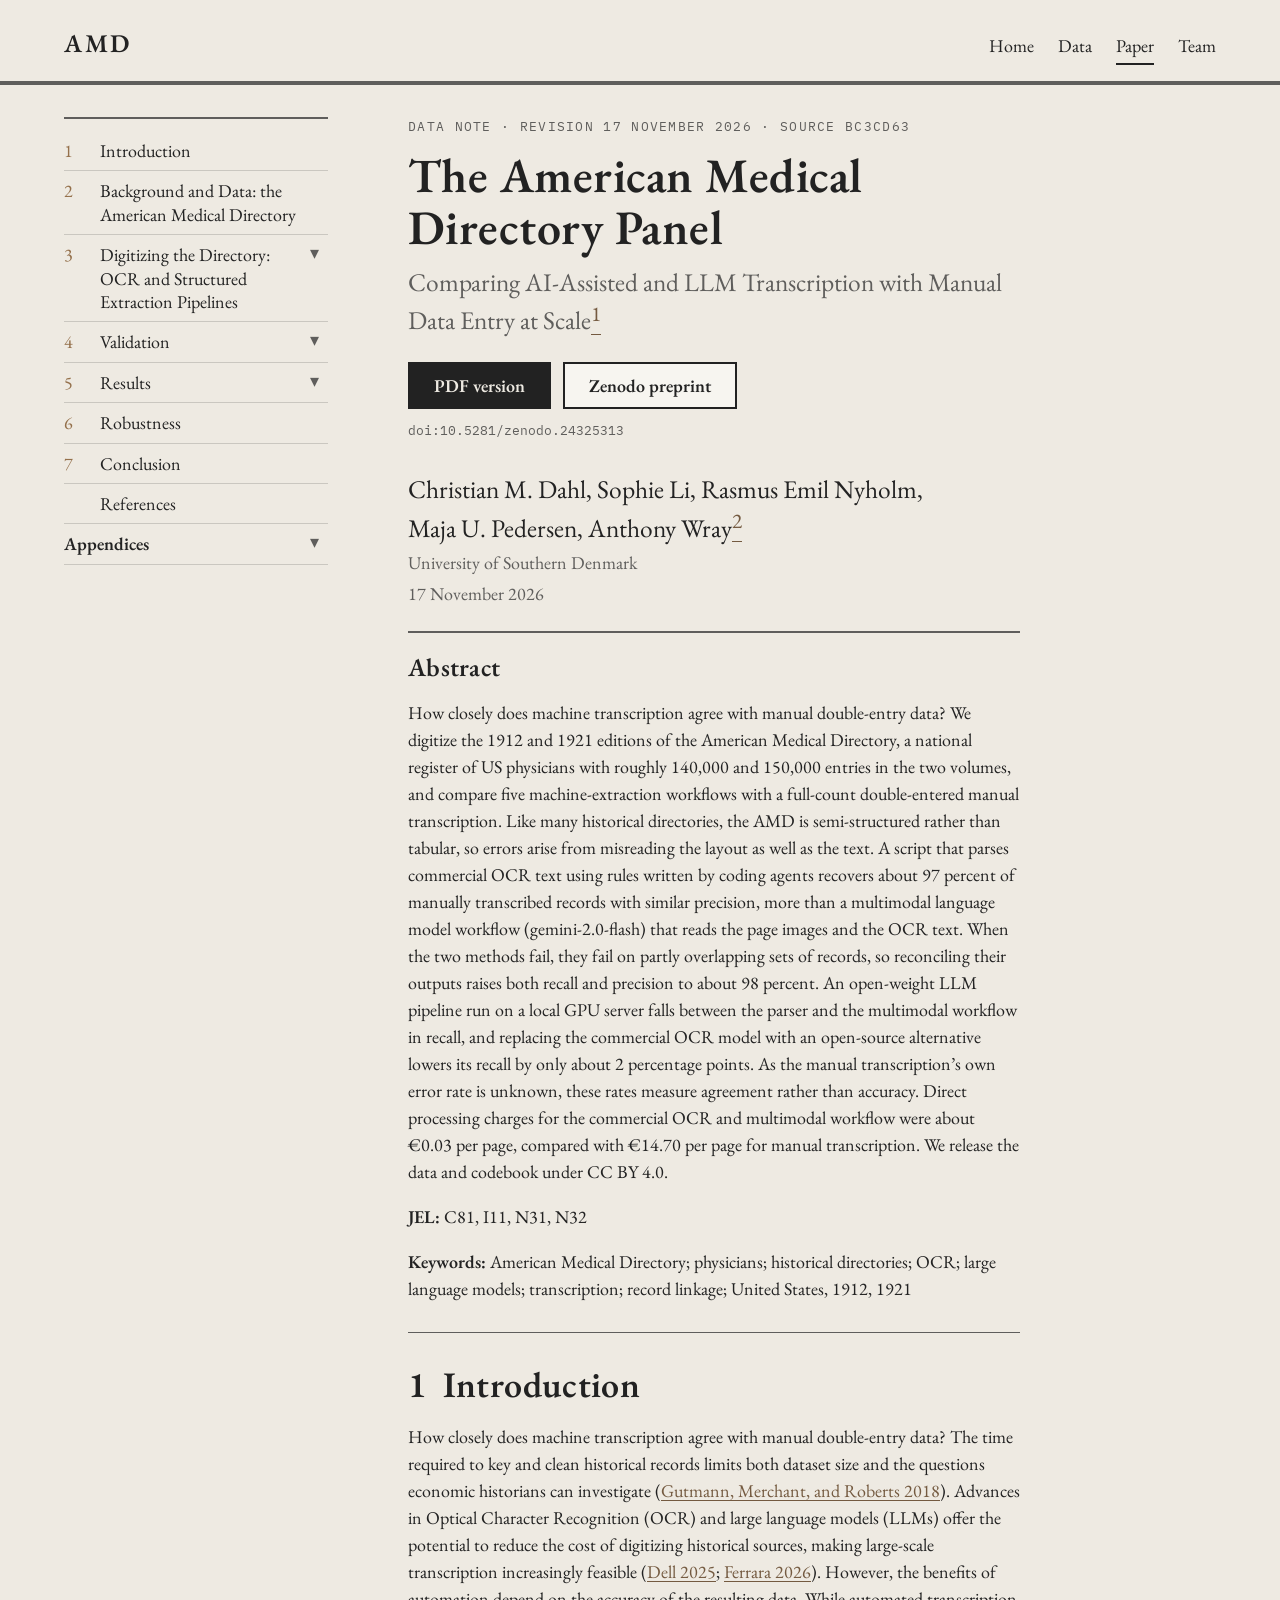
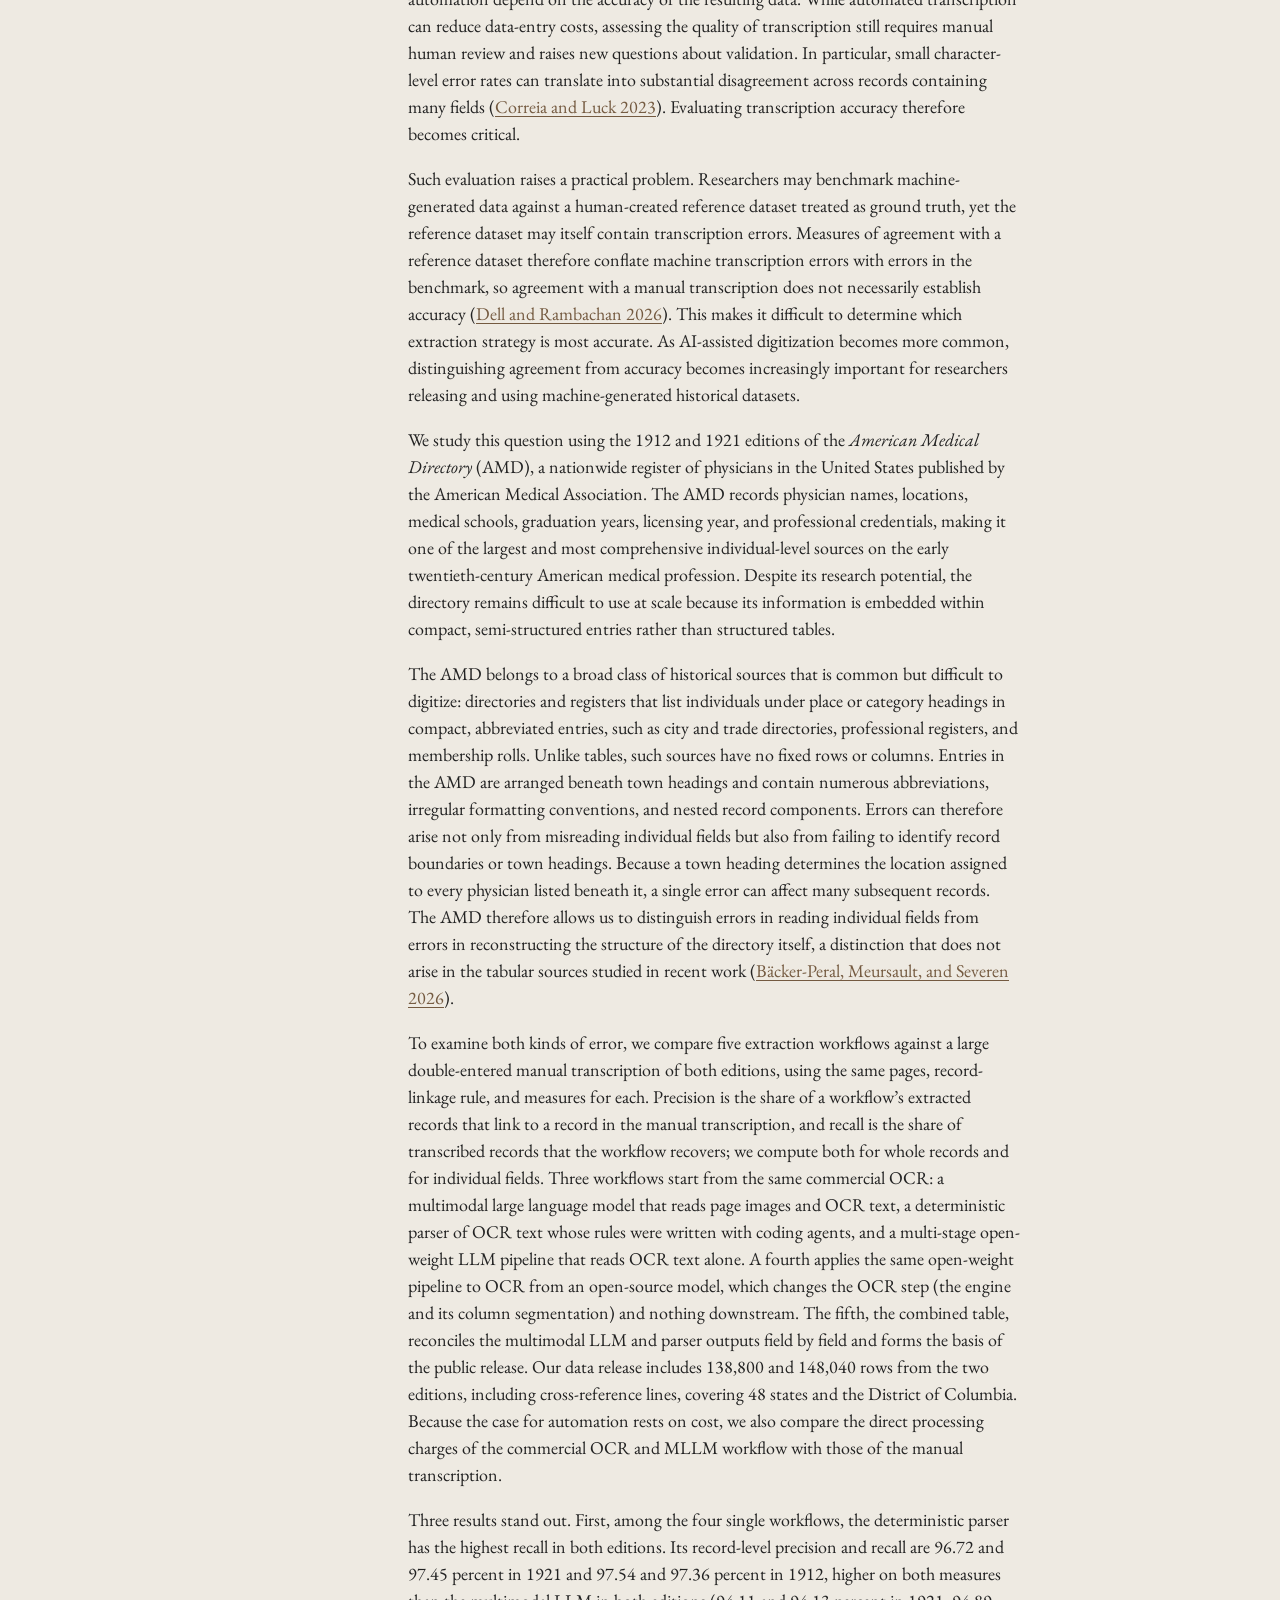
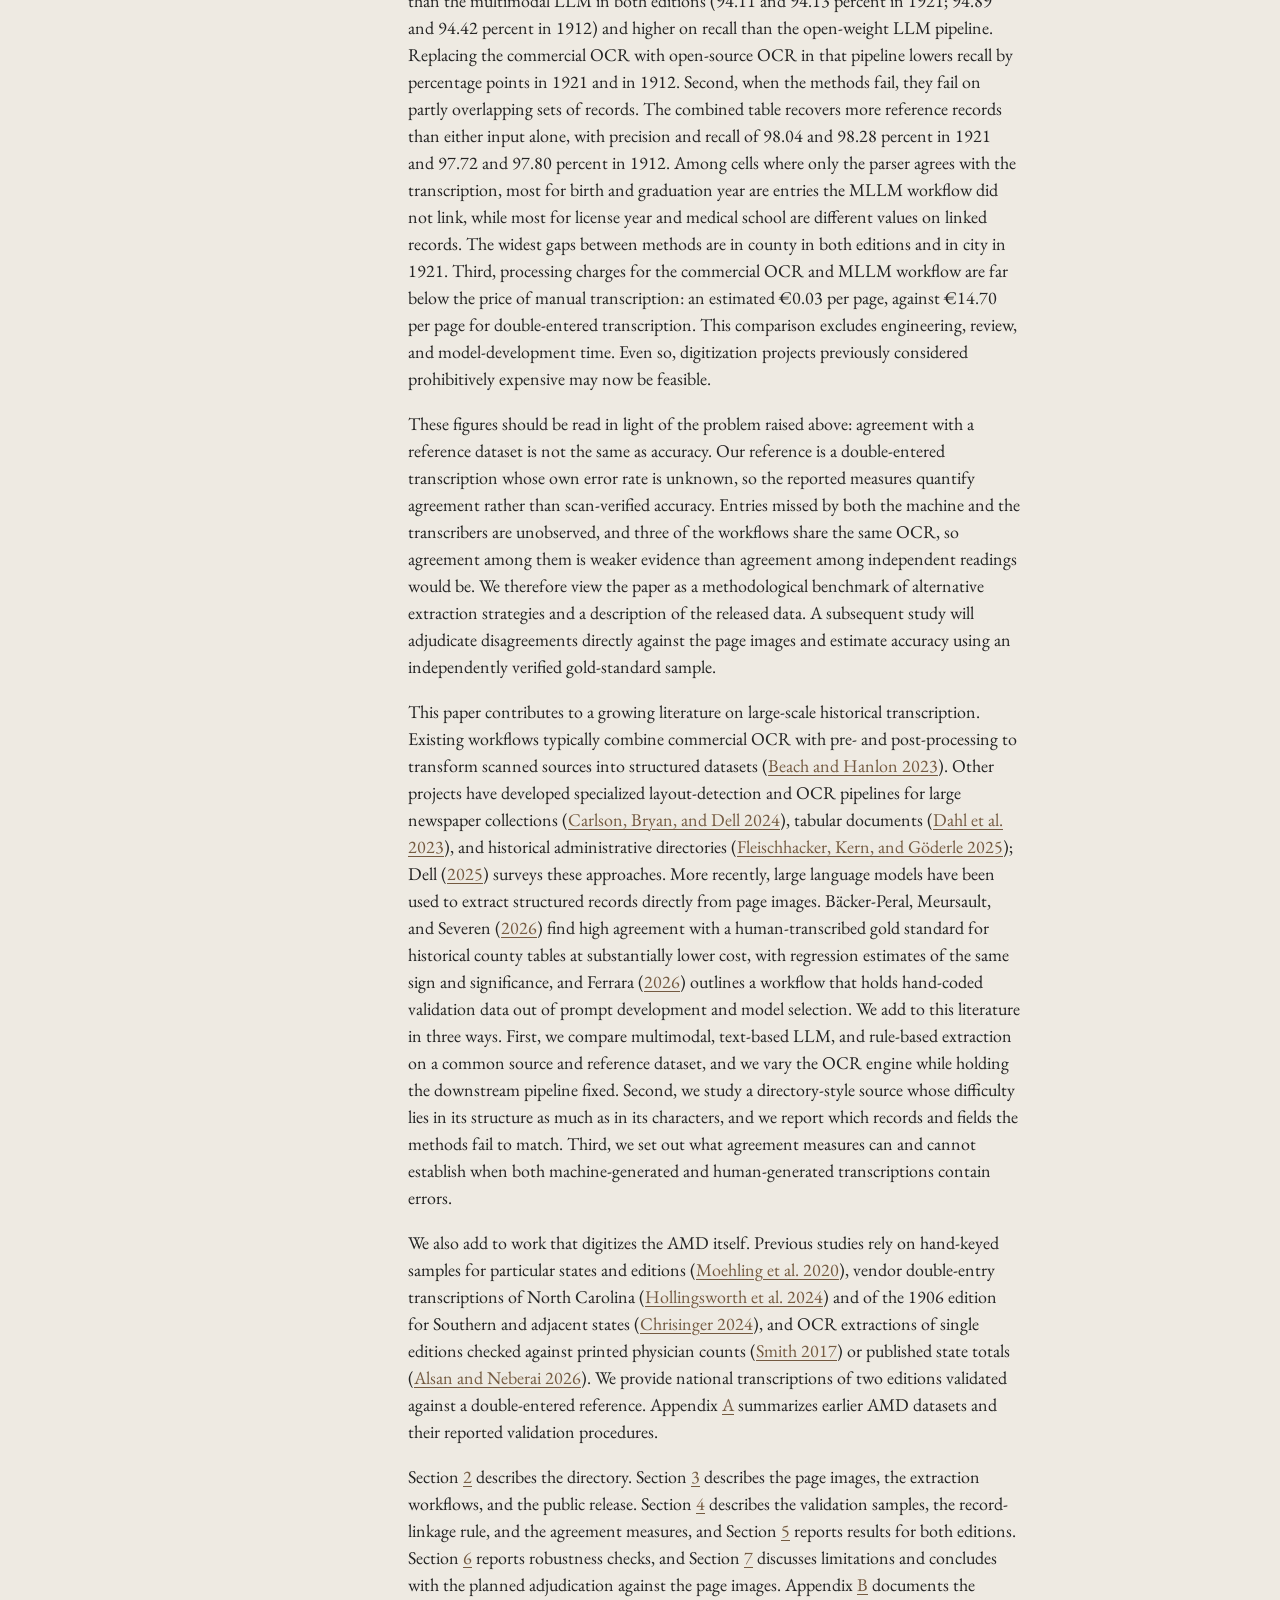
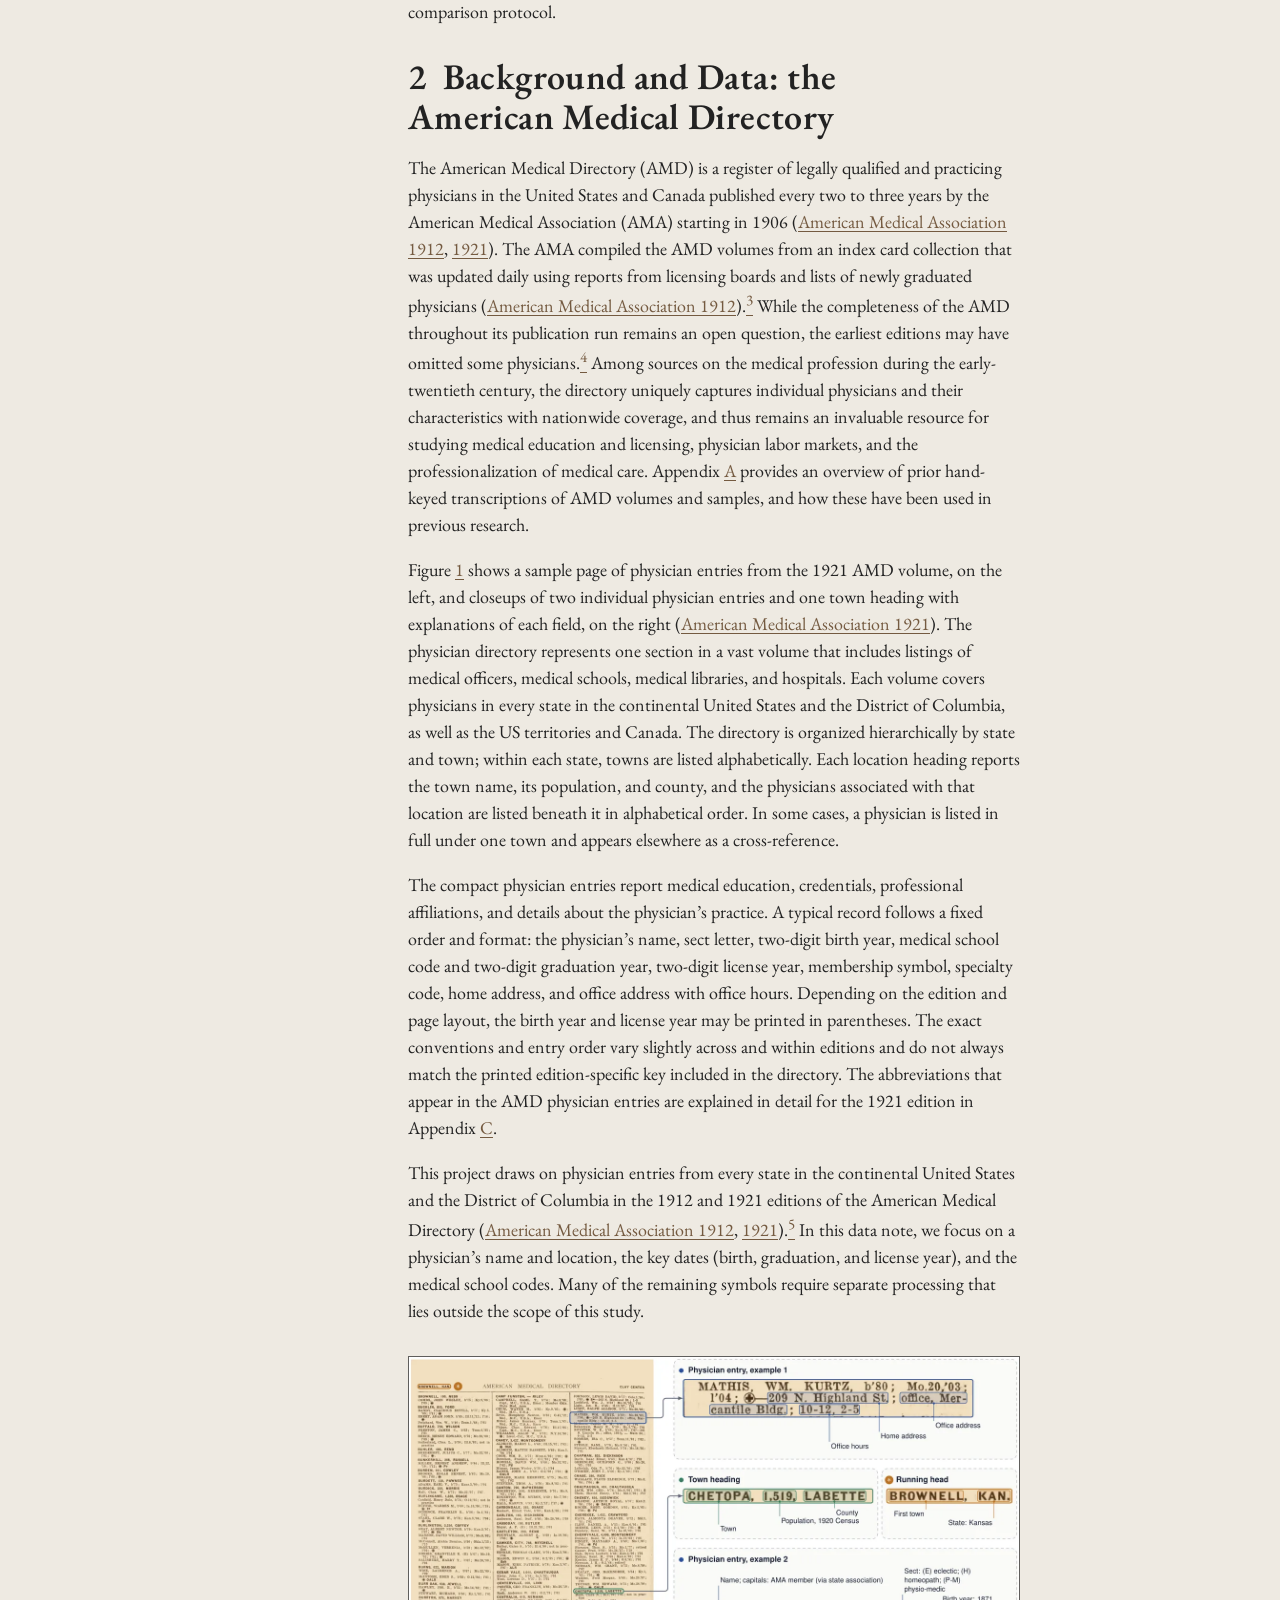
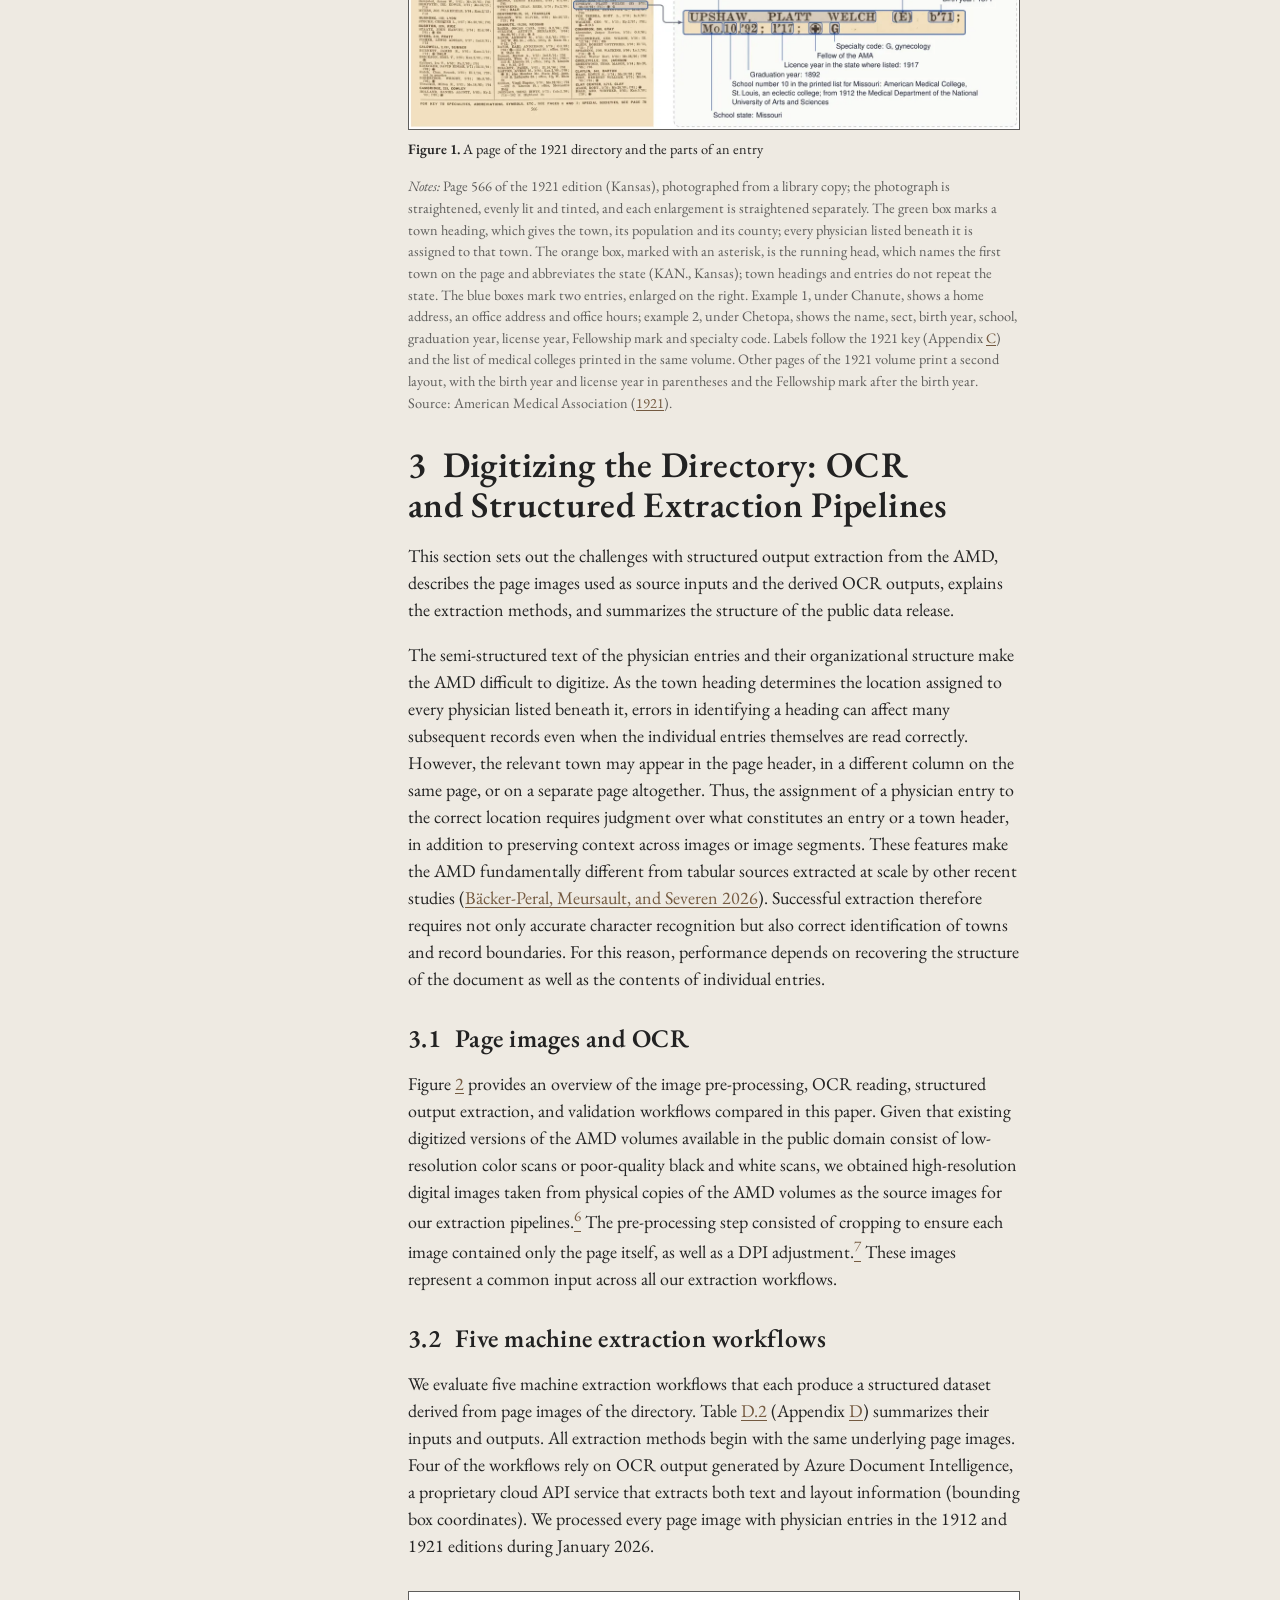
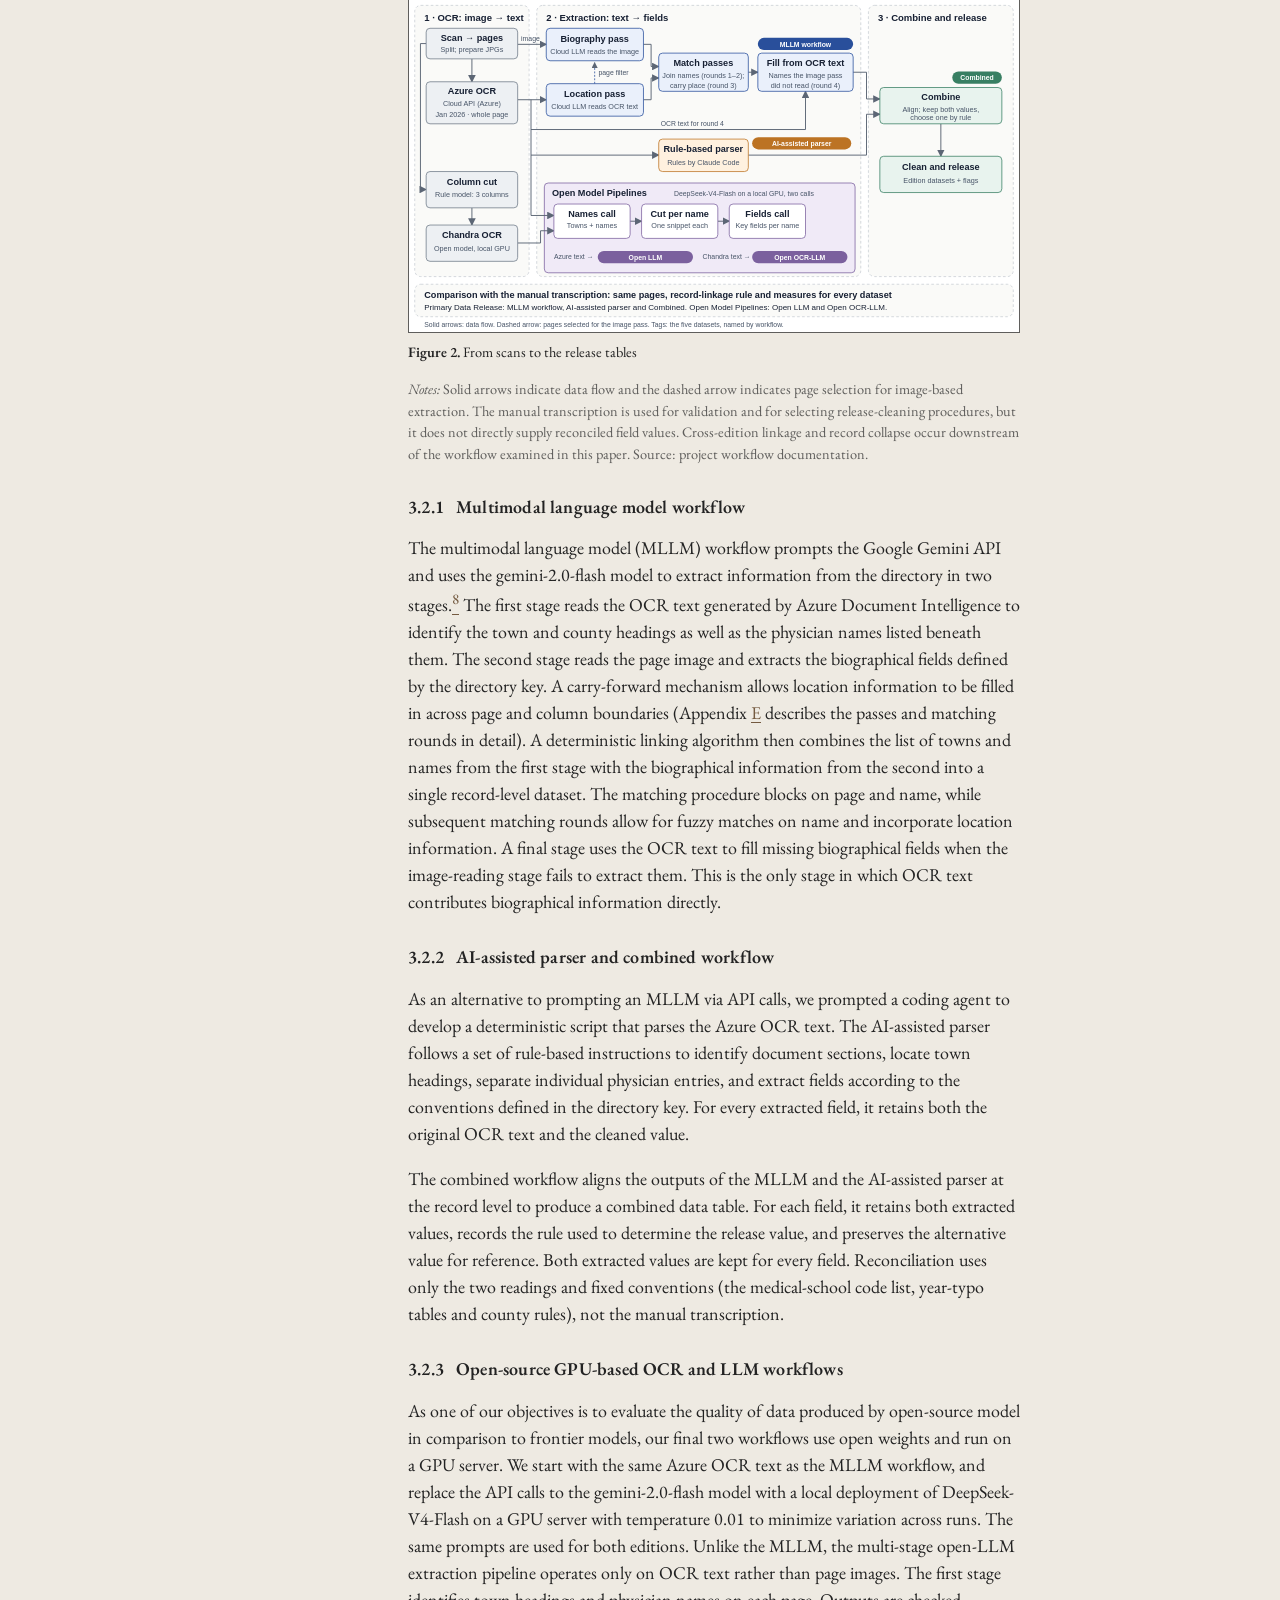
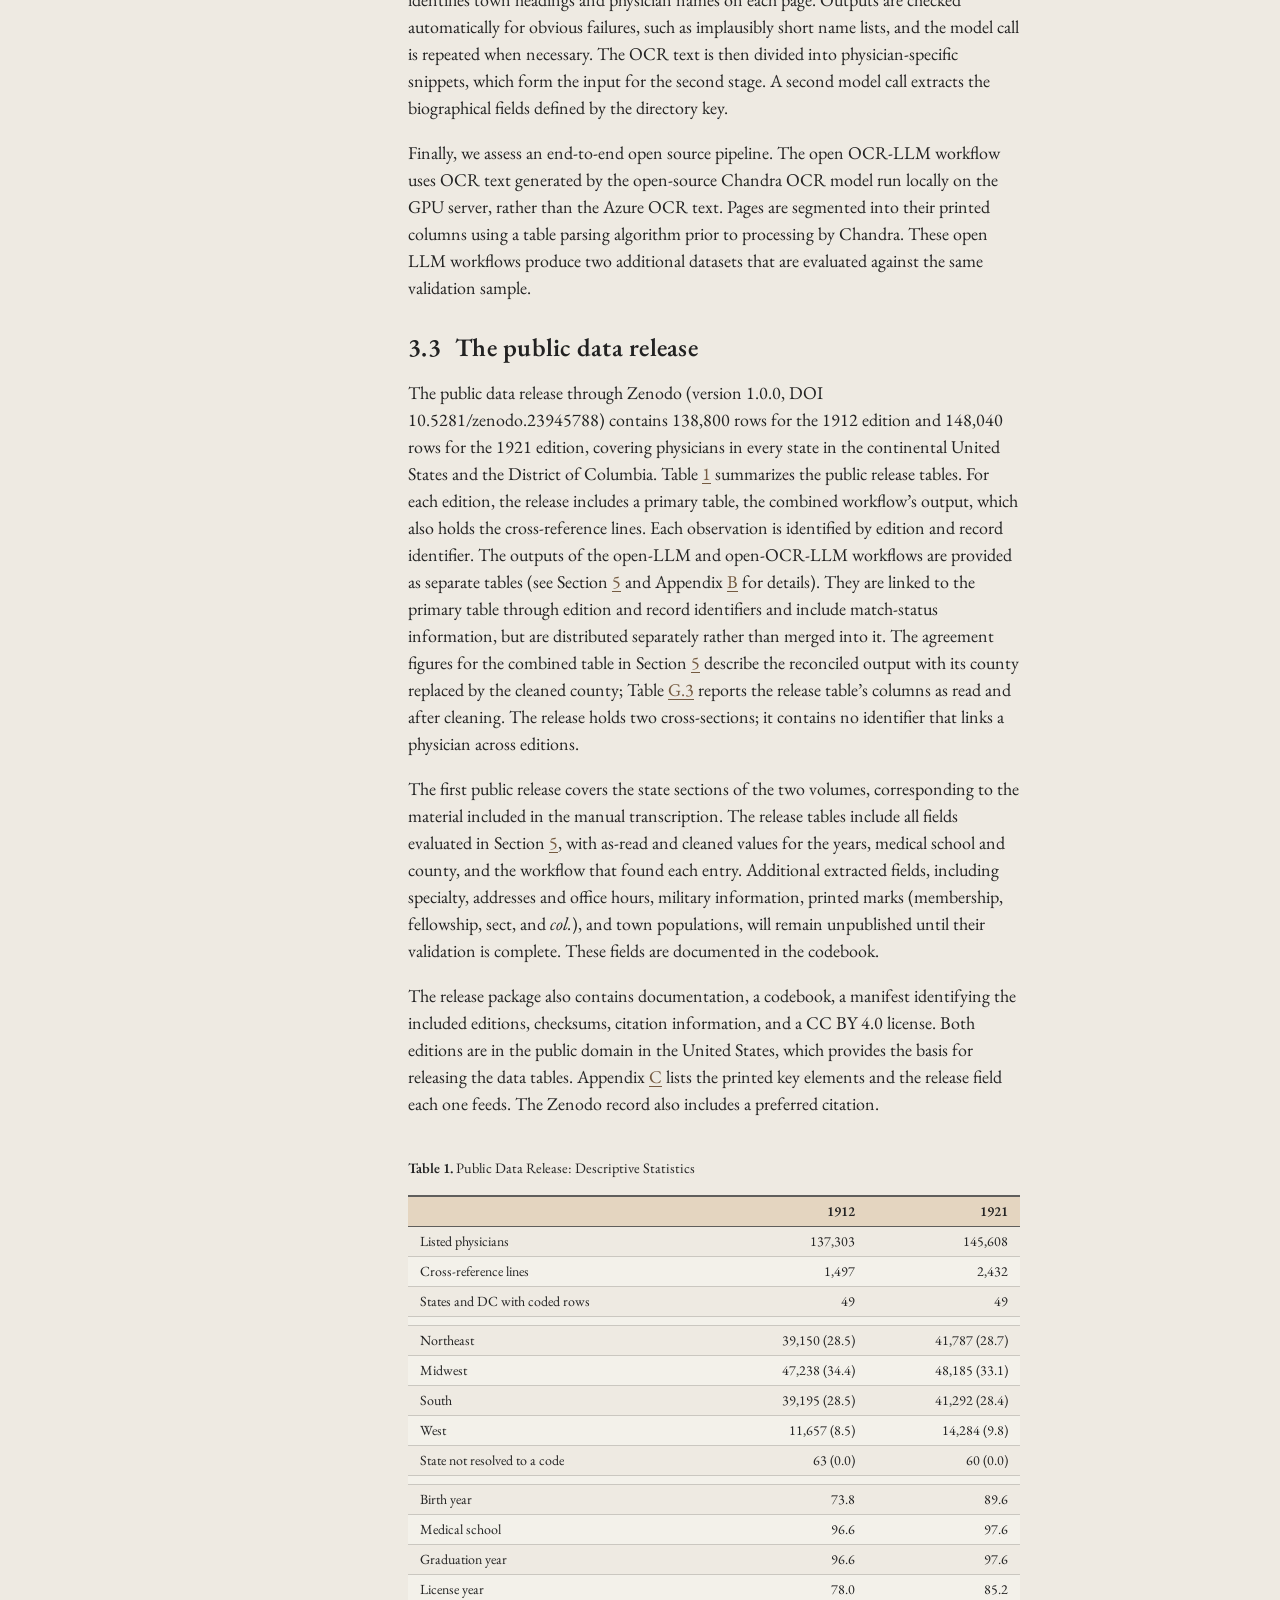
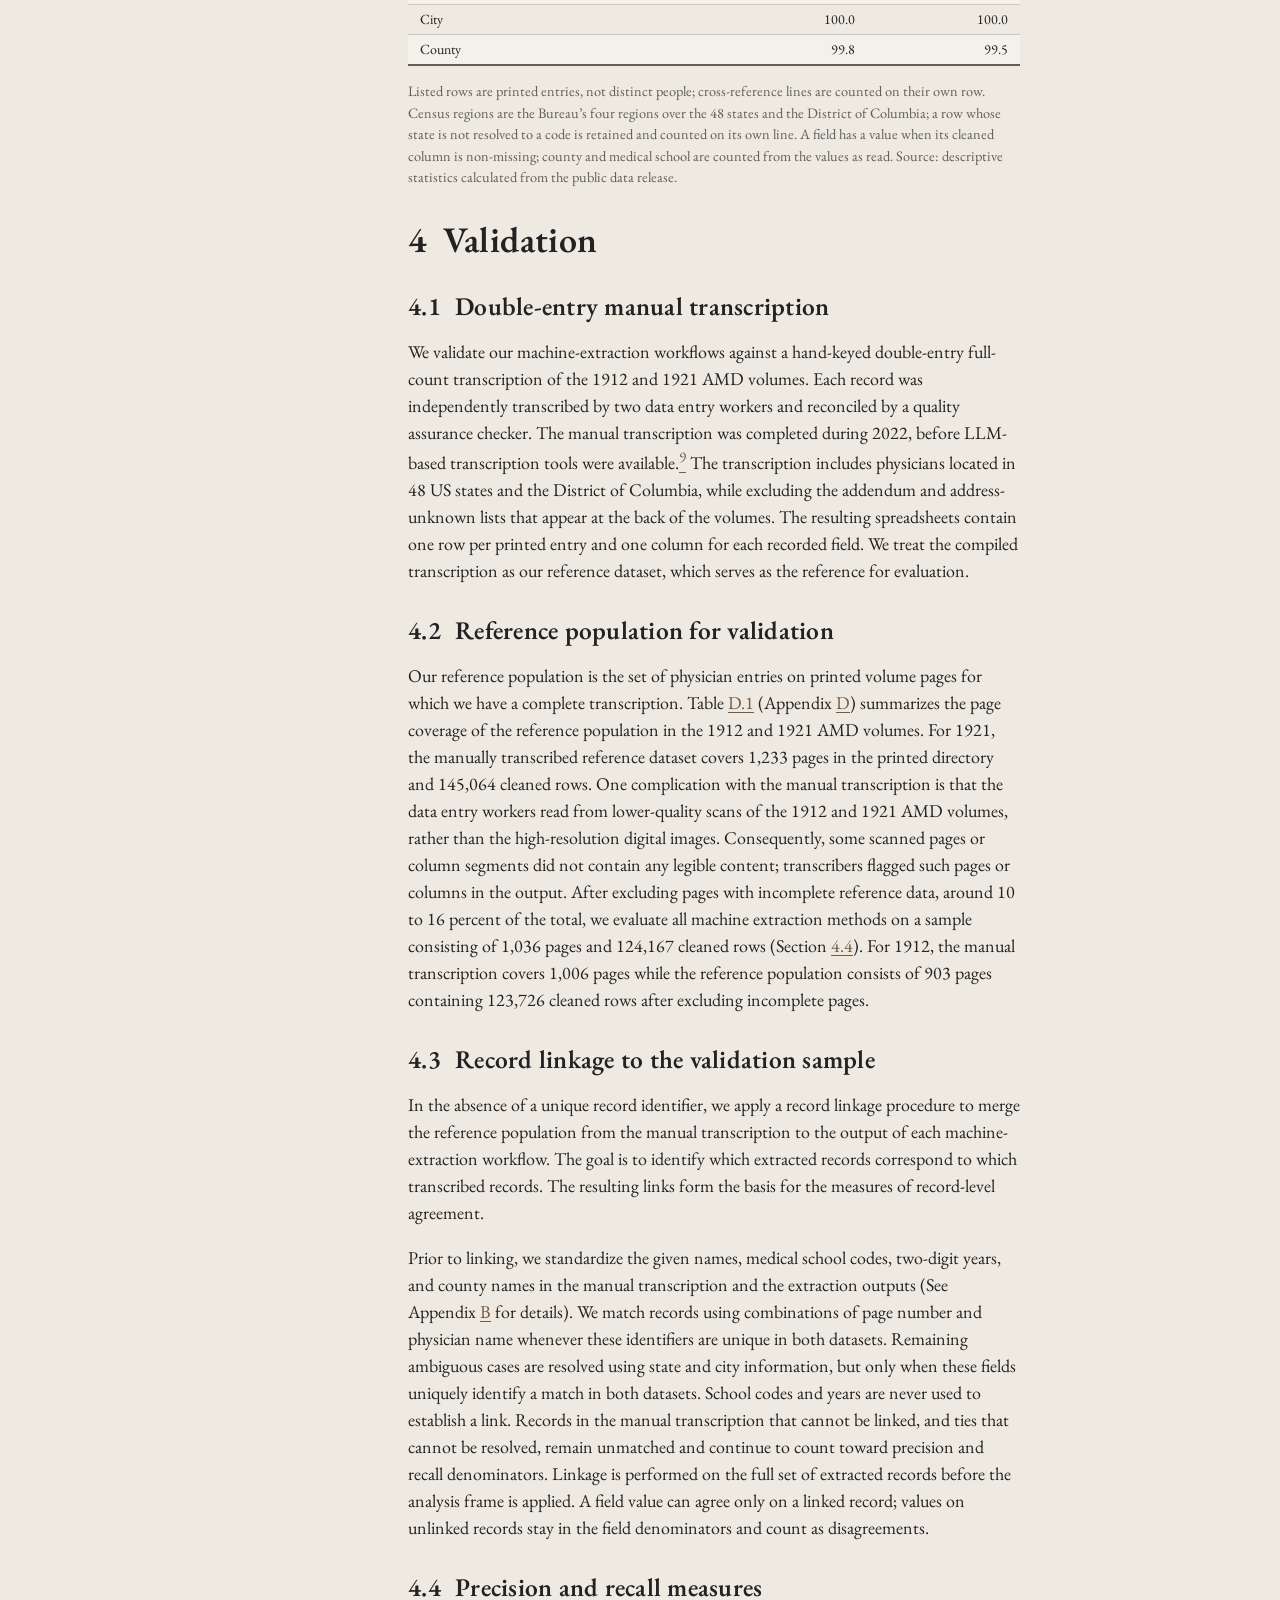
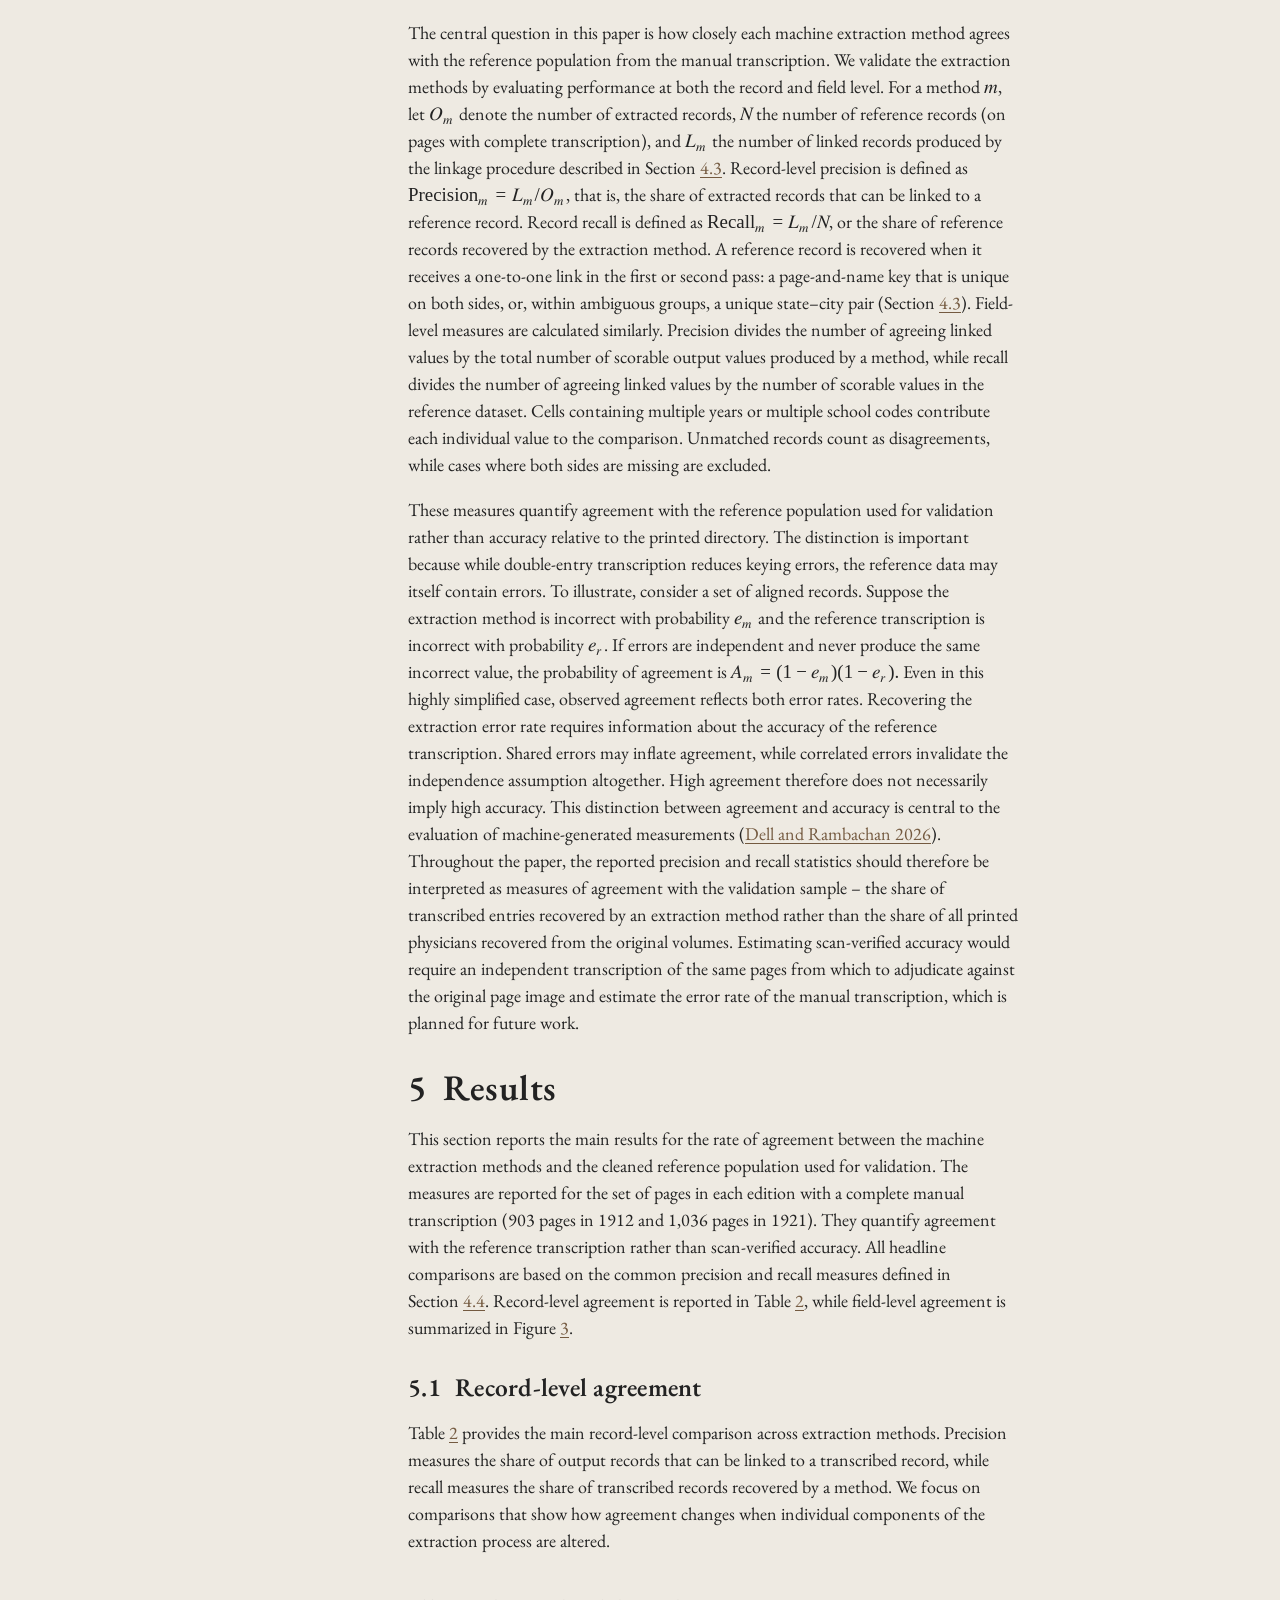
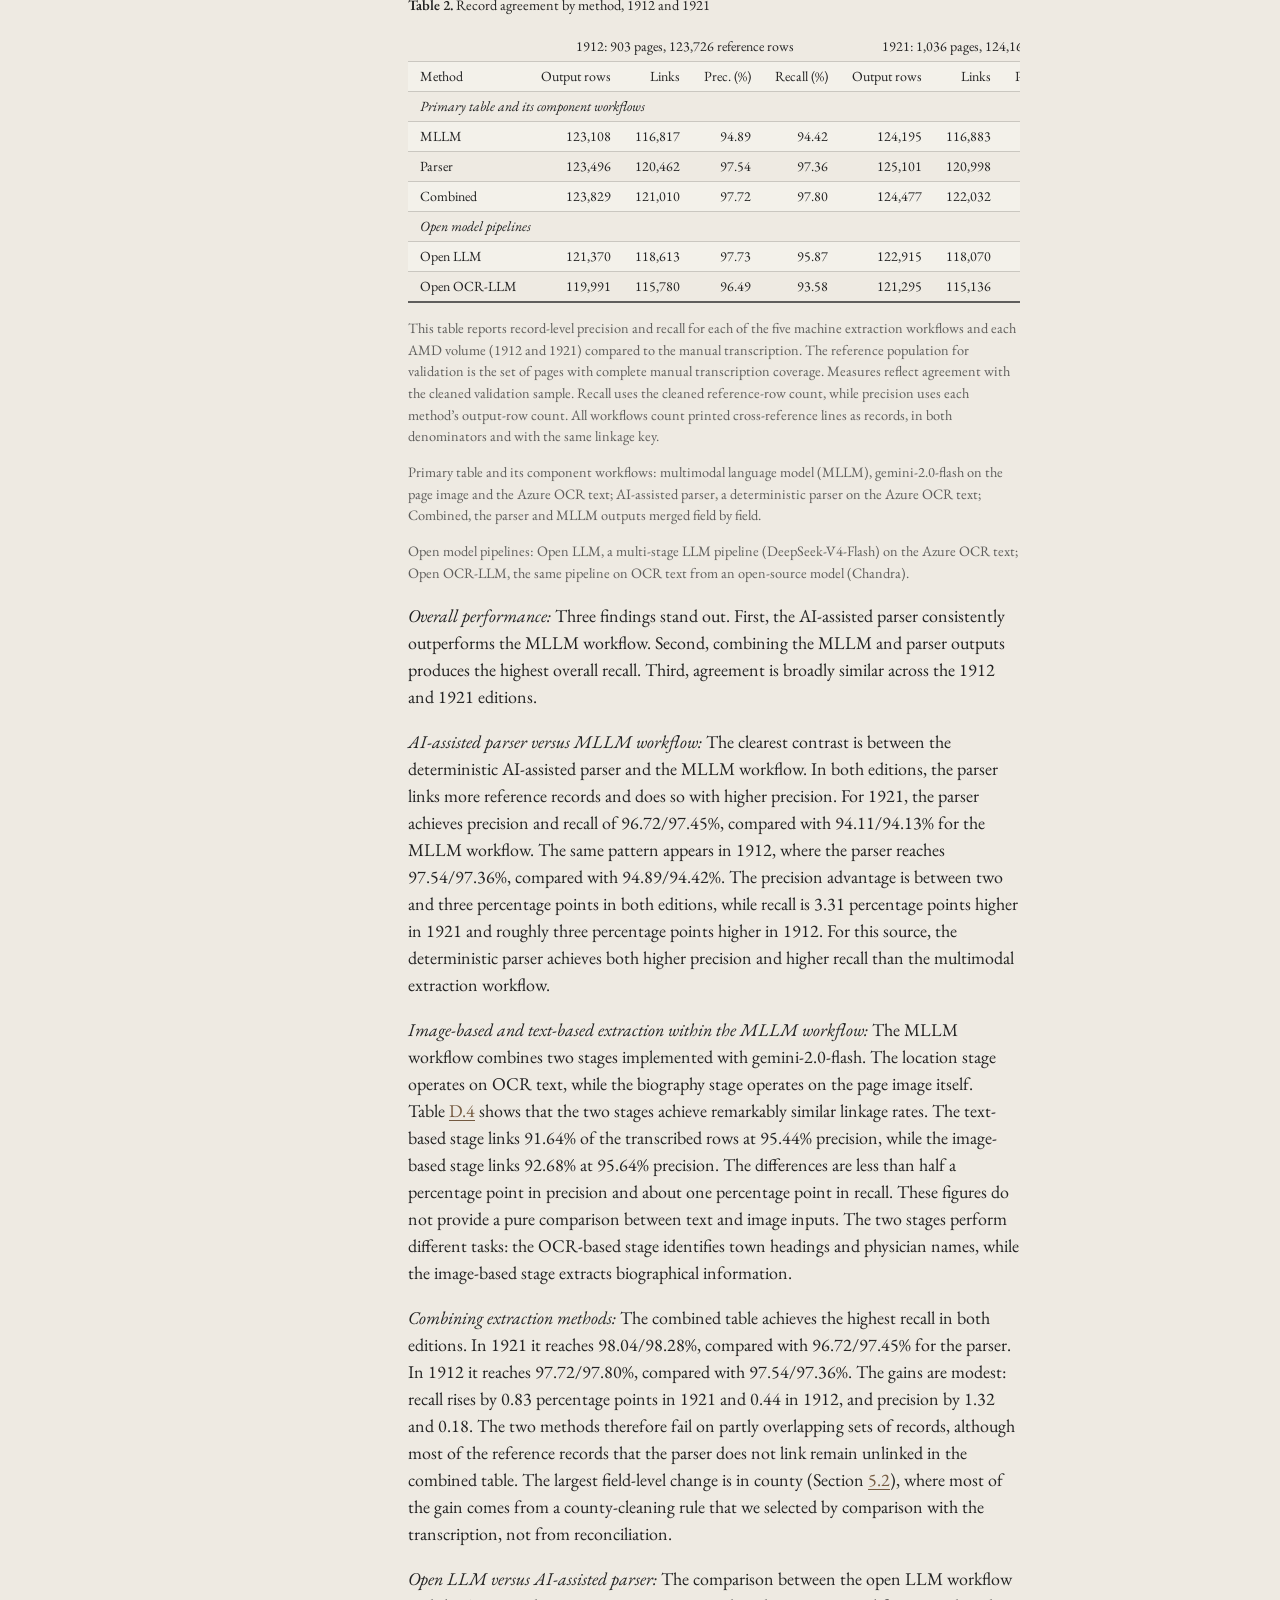
<file: paper/2026-11-17-bc3cd63/index.html>
<!doctype html>
<html lang="en">
<head>
<meta charset="utf-8">
<meta name="viewport" content="width=device-width,initial-scale=1">
<meta name="referrer" content="no-referrer">
<title>The American Medical Directory Panel: Comparing AI-Assisted and
LLM Transcription with Manual Data Entry at Scale · AMD panel</title>
<link rel="stylesheet" href="../paper.css">
</head>
<body>
<a class="skip-link" href="#paper">Skip to paper</a>
<header class="paper-bar">
<a class="brand" href="../../#/home" aria-label="AMD panel home">AMD</a>
<nav aria-label="Main"><a href="../../#/home">Home</a> <a href="../../#/data">Data</a> <a href="../../#/paper" aria-current="page">Paper</a> <a href="../../#/team">Team</a></nav>
</header>
<div class="paper-layout">
<aside class="paper-side"><details class="toc-box" open><summary>Contents</summary><nav aria-label="Contents"><ol class="toc"><li><a href="#sec:intro"><span class="toc-num">1</span><span class="toc-text">Introduction</span></a></li><li><a href="#sec:source"><span class="toc-num">2</span><span class="toc-text">Background and Data: the American Medical Directory</span></a></li><li><a href="#sec:data"><span class="toc-num">3</span><span class="toc-text">Digitizing the Directory: OCR and Structured Extraction Pipelines</span></a><ol class="toc-sub"><li><a href="#sec:ocr"><span class="toc-num">3.1</span><span class="toc-text">Page images and OCR</span></a></li><li><a href="#sec:readings"><span class="toc-num">3.2</span><span class="toc-text">Five machine extraction workflows</span></a></li><li><a href="#sec:release"><span class="toc-num">3.3</span><span class="toc-text">The public data release</span></a></li></ol></li><li><a href="#sec:methods"><span class="toc-num">4</span><span class="toc-text">Validation</span></a><ol class="toc-sub"><li><a href="#sec:reference"><span class="toc-num">4.1</span><span class="toc-text">Double-entry manual transcription</span></a></li><li><a href="#sec:population"><span class="toc-num">4.2</span><span class="toc-text">Reference population for validation</span></a></li><li><a href="#sec:corr"><span class="toc-num">4.3</span><span class="toc-text">Record linkage to the validation sample</span></a></li><li><a href="#sec:measures"><span class="toc-num">4.4</span><span class="toc-text">Precision and recall measures</span></a></li></ol></li><li><a href="#sec:results"><span class="toc-num">5</span><span class="toc-text">Results</span></a><ol class="toc-sub"><li><a href="#sec:records"><span class="toc-num">5.1</span><span class="toc-text">Record-level agreement</span></a></li><li><a href="#sec:fields"><span class="toc-num">5.2</span><span class="toc-text">Field-level agreement</span></a></li><li><a href="#sec:disagree"><span class="toc-num">5.3</span><span class="toc-text">Sources of disagreement</span></a></li><li><a href="#sec:cost"><span class="toc-num">5.4</span><span class="toc-text">Cost</span></a></li></ol></li><li><a href="#sec:robust-main"><span class="toc-num">6</span><span class="toc-text">Robustness</span></a></li><li><a href="#sec:next"><span class="toc-num">7</span><span class="toc-text">Conclusion</span></a></li><li><a href="#references"><span class="toc-num"></span><span class="toc-text">References</span></a></li><li class="toc-group"><span class="toc-group-title">Appendices</span><ol class="toc-sub"><li><a href="#app:prior"><span class="toc-num">A</span><span class="toc-text">Prior transcriptions of the AMD</span></a></li><li><a href="#app:protocol"><span class="toc-num">B</span><span class="toc-text">Scoring protocol</span></a></li><li><a href="#app:key"><span class="toc-num">C</span><span class="toc-text">The printed key for 1921</span></a></li><li><a href="#app:corr"><span class="toc-num">D</span><span class="toc-text">Linkage sensitivity and stage decomposition</span></a></li><li><a href="#app:gemini"><span class="toc-num">E</span><span class="toc-text">The MLLM workflow in detail</span></a></li><li><a href="#app:repro"><span class="toc-num">F</span><span class="toc-text">Reproducibility statement</span></a></li><li><a href="#app:fields"><span class="toc-num">G</span><span class="toc-text">Field tables by workflow</span></a></li><li><a href="#app:cost"><span class="toc-num">H</span><span class="toc-text">Cost accounting</span></a></li><li><a href="#app:robust"><span class="toc-num">I</span><span class="toc-text">Robustness to the page frame</span></a></li></ol></li></ol></nav></details></aside>
<main id="paper" tabindex="-1">
<p class="label">Data note · Revision 17 November 2026 · Source bc3cd63</p>
<section id="title"
class="level1 unnumbered unlisted paper-title front-matter">
<h1 class="unnumbered unlisted paper-title">The American Medical
Directory Panel</h1>
<div class="subtitle">
<p>Comparing AI-Assisted and LLM Transcription with Manual Data Entry at
Scale<a href="#fn1" class="footnote-ref" id="fnref1"
role="doc-noteref"><sup>1</sup></a></p>
</div>
<div class="paper-actions"><a class="button primary" href="paper.pdf">PDF version</a> <a class="button secondary" href="https://doi.org/10.5281/zenodo.24325313" aria-label="Zenodo preprint, doi:10.5281/zenodo.24325313">Zenodo preprint</a><p class="doi">doi:10.5281/zenodo.24325313</p></div>
<div class="authors">
<p><span class="author">Christian M. Dahl</span>, <span
class="author">Sophie Li</span>, <span class="author">Rasmus Emil
Nyholm</span>, <span class="author">Maja U. Pedersen</span>, <span
class="author">Anthony Wray<a href="#fn2" class="footnote-ref"
id="fnref2" role="doc-noteref"><sup>2</sup></a></span></p>
</div>
<div class="front-line">
<p>University of Southern Denmark</p>
</div>
<div class="front-line">
<p>17 November 2026</p>
</div>
</section>
<section id="abstract" class="level2 unnumbered unlisted abstract">
<h2 class="unnumbered unlisted">Abstract</h2>
<div class="singlespace">
<p>How closely does machine transcription agree with manual double-entry
data? We digitize the 1912 and 1921 editions of the American Medical
Directory, a national register of US physicians with roughly 140,000 and
150,000 entries in the two volumes, and compare five machine-extraction
workflows with a full-count double-entered manual transcription. Like
many historical directories, the AMD is semi-structured rather than
tabular, so errors arise from misreading the layout as well as the text.
A script that parses commercial OCR text using rules written by coding
agents recovers about 97 percent of manually transcribed records with
similar precision, more than a multimodal language model workflow
(gemini-2.0-flash) that reads the page images and the OCR text. When the
two methods fail, they fail on partly overlapping sets of records, so
reconciling their outputs raises both recall and precision to about 98
percent. An open-weight LLM pipeline run on a local GPU server falls
between the parser and the multimodal workflow in recall, and replacing
the commercial OCR model with an open-source alternative lowers its
recall by only about 2 percentage points. As the manual transcription’s
own error rate is unknown, these rates measure agreement rather than
accuracy. Direct processing charges for the commercial OCR and
multimodal workflow were about €0.03 per page, compared with €14.70 per
page for manual transcription. We release the data and codebook under
CC BY 4.0.</p>
</div>
<p><strong>JEL:</strong> C81, I11, N31, N32</p>
<p><strong>Keywords:</strong> American Medical Directory; physicians;
historical directories; OCR; large language models; transcription;
record linkage; United States, 1912, 1921</p>
</section>
<section id="sec:intro" class="level2">
<h2><span class="header-section-number">1</span> Introduction</h2>
<p>How closely does machine transcription agree with manual double-entry
data? The time required to key and clean historical records limits both
dataset size and the questions economic historians can investigate <span
class="citation" data-cites="gutmann2018bigdata">(<a
href="#ref-gutmann2018bigdata" role="doc-biblioref">Gutmann, Merchant,
and Roberts 2018</a>)</span>. Advances in Optical Character Recognition
(OCR) and large language models (LLMs) offer the potential to reduce the
cost of digitizing historical sources, making large-scale transcription
increasingly feasible <span class="citation"
data-cites="dell2025deep Ferrara2026Guide">(<a href="#ref-dell2025deep"
role="doc-biblioref">Dell 2025</a>; <a href="#ref-Ferrara2026Guide"
role="doc-biblioref">Ferrara 2026</a>)</span>. However, the benefits of
automation depend on the accuracy of the resulting data. While automated
transcription can reduce data-entry costs, assessing the quality of
transcription still requires manual human review and raises new
questions about validation. In particular, small character-level error
rates can translate into substantial disagreement across records
containing many fields <span class="citation"
data-cites="correia2023digitizing">(<a href="#ref-correia2023digitizing"
role="doc-biblioref">Correia and Luck 2023</a>)</span>. Evaluating
transcription accuracy therefore becomes critical.</p>
<p>Such evaluation raises a practical problem. Researchers may benchmark
machine-generated data against a human-created reference dataset treated
as ground truth, yet the reference dataset may itself contain
transcription errors. Measures of agreement with a reference dataset
therefore conflate machine transcription errors with errors in the
benchmark, so agreement with a manual transcription does not necessarily
establish accuracy <span class="citation"
data-cites="DellRambachan2026Measurement">(<a
href="#ref-DellRambachan2026Measurement" role="doc-biblioref">Dell and
Rambachan 2026</a>)</span>. This makes it difficult to determine which
extraction strategy is most accurate. As AI-assisted digitization
becomes more common, distinguishing agreement from accuracy becomes
increasingly important for researchers releasing and using
machine-generated historical datasets.</p>
<p>We study this question using the 1912 and 1921 editions of the
<em>American Medical Directory</em> (AMD), a nationwide register of
physicians in the United States published by the American Medical
Association. The AMD records physician names, locations, medical
schools, graduation years, licensing year, and professional credentials,
making it one of the largest and most comprehensive individual-level
sources on the early twentieth-century American medical profession.
Despite its research potential, the directory remains difficult to use
at scale because its information is embedded within compact,
semi-structured entries rather than structured tables.</p>
<p>The AMD belongs to a broad class of historical sources that is common
but difficult to digitize: directories and registers that list
individuals under place or category headings in compact, abbreviated
entries, such as city and trade directories, professional registers, and
membership rolls. Unlike tables, such sources have no fixed rows or
columns. Entries in the AMD are arranged beneath town headings and
contain numerous abbreviations, irregular formatting conventions, and
nested record components. Errors can therefore arise not only from
misreading individual fields but also from failing to identify record
boundaries or town headings. Because a town heading determines the
location assigned to every physician listed beneath it, a single error
can affect many subsequent records. The AMD therefore allows us to
distinguish errors in reading individual fields from errors in
reconstructing the structure of the directory itself, a distinction that
does not arise in the tabular sources studied in recent work <span
class="citation" data-cites="backerperal2025llms">(<a
href="#ref-backerperal2025llms" role="doc-biblioref">Bäcker-Peral,
Meursault, and Severen 2026</a>)</span>.</p>
<p>To examine both kinds of error, we compare five extraction workflows
against a large double-entered manual transcription of both editions,
using the same pages, record-linkage rule, and measures for each.
Precision is the share of a workflow’s extracted records that link to a
record in the manual transcription, and recall is the share of
transcribed records that the workflow recovers; we compute both for
whole records and for individual fields. Three workflows start from the
same commercial OCR: a multimodal large language model that reads page
images and OCR text, a deterministic parser of OCR text whose rules were
written with coding agents, and a multi-stage open-weight LLM pipeline
that reads OCR text alone. A fourth applies the same open-weight
pipeline to OCR from an open-source model, which changes the OCR step
(the engine and its column segmentation) and nothing downstream. The
fifth, the combined table, reconciles the multimodal LLM and parser
outputs field by field and forms the basis of the public release. Our
data release includes 138,800 and 148,040 rows from the two editions,
including cross-reference lines, covering 48 states and the District of
Columbia. Because the case for automation rests on cost, we also compare
the direct processing charges of the commercial OCR and MLLM workflow
with those of the manual transcription.</p>
<p>Three results stand out. First, among the four single workflows, the
deterministic parser has the highest recall in both editions. Its
record-level precision and recall are 96.72 and 97.45 percent in 1921
and 97.54 and 97.36 percent in 1912, higher on both measures than the
multimodal LLM in both editions (94.11 and 94.13 percent in 1921; 94.89
and 94.42 percent in 1912) and higher on recall than the open-weight LLM
pipeline. Replacing the commercial OCR with open-source OCR in that
pipeline lowers recall by percentage points in 1921 and in 1912. Second,
when the methods fail, they fail on partly overlapping sets of records.
The combined table recovers more reference records than either input
alone, with precision and recall of 98.04 and 98.28 percent in 1921 and
97.72 and 97.80 percent in 1912. Among cells where only the parser
agrees with the transcription, most for birth and graduation year are
entries the MLLM workflow did not link, while most for license year and
medical school are different values on linked records. The widest gaps
between methods are in county in both editions and in city in 1921.
Third, processing charges for the commercial OCR and MLLM workflow are
far below the price of manual transcription: an estimated €0.03 per
page, against €14.70 per page for double-entered transcription. This
comparison excludes engineering, review, and model-development time.
Even so, digitization projects previously considered prohibitively
expensive may now be feasible.</p>
<p>These figures should be read in light of the problem raised above:
agreement with a reference dataset is not the same as accuracy. Our
reference is a double-entered transcription whose own error rate is
unknown, so the reported measures quantify agreement rather than
scan-verified accuracy. Entries missed by both the machine and the
transcribers are unobserved, and three of the workflows share the same
OCR, so agreement among them is weaker evidence than agreement among
independent readings would be. We therefore view the paper as a
methodological benchmark of alternative extraction strategies and a
description of the released data. A subsequent study will adjudicate
disagreements directly against the page images and estimate accuracy
using an independently verified gold-standard sample.</p>
<p>This paper contributes to a growing literature on large-scale
historical transcription. Existing workflows typically combine
commercial OCR with pre- and post-processing to transform scanned
sources into structured datasets <span class="citation"
data-cites="correia2023digitizing">(<a href="#ref-beach2023historical"
role="doc-biblioref">Beach and Hanlon 2023</a>)</span>. Other projects
have developed specialized layout-detection and OCR pipelines for large
newspaper collections <span class="citation"
data-cites="carlson2024efficient">(<a href="#ref-carlson2024efficient"
role="doc-biblioref">Carlson, Bryan, and Dell 2024</a>)</span>, tabular
documents <span class="citation" data-cites="Dahl2023">(<a
href="#ref-Dahl2023" role="doc-biblioref">Dahl et al. 2023</a>)</span>,
and historical administrative directories <span class="citation"
data-cites="fleischhacker2025enhancing">(<a
href="#ref-fleischhacker2025enhancing"
role="doc-biblioref">Fleischhacker, Kern, and Göderle 2025</a>)</span>;
<span class="citation" data-cites="dell2025deep">Dell (<a
href="#ref-dell2025deep" role="doc-biblioref">2025</a>)</span> surveys
these approaches. More recently, large language models have been used to
extract structured records directly from page images. <span
class="citation" data-cites="backerperal2025llms">Bäcker-Peral,
Meursault, and Severen (<a href="#ref-backerperal2025llms"
role="doc-biblioref">2026</a>)</span> find high agreement with a
human-transcribed gold standard for historical county tables at
substantially lower cost, with regression estimates of the same sign and
significance, and <span class="citation"
data-cites="Ferrara2026Guide">Ferrara (<a href="#ref-Ferrara2026Guide"
role="doc-biblioref">2026</a>)</span> outlines a workflow that holds
hand-coded validation data out of prompt development and model
selection. We add to this literature in three ways. First, we compare
multimodal, text-based LLM, and rule-based extraction on a common source
and reference dataset, and we vary the OCR engine while holding the
downstream pipeline fixed. Second, we study a directory-style source
whose difficulty lies in its structure as much as in its characters, and
we report which records and fields the methods fail to match. Third, we
set out what agreement measures can and cannot establish when both
machine-generated and human-generated transcriptions contain errors.</p>
<p>We also add to work that digitizes the AMD itself. Previous studies
rely on hand-keyed samples for particular states and editions <span
class="citation" data-cites="moehling2019medical">(<a
href="#ref-moehling2019medical" role="doc-biblioref">Moehling et al.
2020</a>)</span>, vendor double-entry transcriptions of North Carolina
<span class="citation"
data-cites="HollingsworthKarbownikThomassonWray2024">(<a
href="#ref-HollingsworthKarbownikThomassonWray2024"
role="doc-biblioref">Hollingsworth et al. 2024</a>)</span> and of the
1906 edition for Southern and adjacent states <span class="citation"
data-cites="chrisinger2024black">(<a href="#ref-chrisinger2024black"
role="doc-biblioref">Chrisinger 2024</a>)</span>, and OCR extractions of
single editions checked against printed physician counts <span
class="citation" data-cites="smith2017digitizing">(<a
href="#ref-smith2017digitizing" role="doc-biblioref">Smith
2017</a>)</span> or published state totals <span class="citation"
data-cites="AlsanNeberai2026QJE">(<a href="#ref-AlsanNeberai2026QJE"
role="doc-biblioref">Alsan and Neberai 2026</a>)</span>. We provide
national transcriptions of two editions validated against a
double-entered reference. Appendix <a href="#app:prior">A</a> summarizes
earlier AMD datasets and their reported validation procedures.</p>
<p>Section <a href="#sec:source">2</a> describes the directory.
Section <a href="#sec:data">3</a> describes the page images, the
extraction workflows, and the public release. Section <a
href="#sec:methods">4</a> describes the validation samples, the
record-linkage rule, and the agreement measures, and Section <a
href="#sec:results">5</a> reports results for both editions. Section <a
href="#sec:robust-main">6</a> reports robustness checks, and Section <a
href="#sec:next">7</a> discusses limitations and concludes with the
planned adjudication against the page images. Appendix <a
href="#app:protocol">B</a> documents the comparison protocol.</p>
</section>
<section id="sec:source" class="level2">
<h2><span class="header-section-number">2</span> Background and Data:
the American Medical Directory</h2>
<p>The American Medical Directory (AMD) is a register of legally
qualified and practicing physicians in the United States and Canada
published every two to three years by the American Medical Association
(AMA) starting in 1906 <span class="citation"
data-cites="AMA1912AMD AMA1921AMD">(<a href="#ref-AMA1912AMD"
role="doc-biblioref">American Medical Association 1912</a>, <a
href="#ref-AMA1921AMD" role="doc-biblioref">1921</a>)</span>. The AMA
compiled the AMD volumes from an index card collection that was updated
daily using reports from licensing boards and lists of newly graduated
physicians <span class="citation" data-cites="AMA1912AMD">(<a
href="#ref-AMA1912AMD" role="doc-biblioref">American Medical Association
1912</a>)</span>.<a href="#fn3" class="footnote-ref" id="fnref3"
role="doc-noteref"><sup>3</sup></a> While the completeness of the AMD
throughout its publication run remains an open question, the earliest
editions may have omitted some physicians.<a href="#fn4"
class="footnote-ref" id="fnref4" role="doc-noteref"><sup>4</sup></a>
Among sources on the medical profession during the early-twentieth
century, the directory uniquely captures individual physicians and their
characteristics with nationwide coverage, and thus remains an invaluable
resource for studying medical education and licensing, physician labor
markets, and the professionalization of medical care. Appendix <a
href="#app:prior">A</a> provides an overview of prior hand-keyed
transcriptions of AMD volumes and samples, and how these have been used
in previous research.</p>
<p>Figure <a href="#fig:entry">1</a> shows a sample page of physician
entries from the 1921 AMD volume, on the left, and closeups of two
individual physician entries and one town heading with explanations of
each field, on the right <span class="citation"
data-cites="AMA1921AMD">(<a href="#ref-AMA1921AMD"
role="doc-biblioref">American Medical Association 1921</a>)</span>. The
physician directory represents one section in a vast volume that
includes listings of medical officers, medical schools, medical
libraries, and hospitals. Each volume covers physicians in every state
in the continental United States and the District of Columbia, as well
as the US territories and Canada. The directory is organized
hierarchically by state and town; within each state, towns are listed
alphabetically. Each location heading reports the town name, its
population, and county, and the physicians associated with that location
are listed beneath it in alphabetical order. In some cases, a physician
is listed in full under one town and appears elsewhere as a
cross-reference.</p>
<p>The compact physician entries report medical education, credentials,
professional affiliations, and details about the physician’s practice. A
typical record follows a fixed order and format: the physician’s name,
sect letter, two-digit birth year, medical school code and two-digit
graduation year, two-digit license year, membership symbol, specialty
code, home address, and office address with office hours. Depending on
the edition and page layout, the birth year and license year may be
printed in parentheses. The exact conventions and entry order vary
slightly across and within editions and do not always match the printed
edition-specific key included in the directory. The abbreviations that
appear in the AMD physician entries are explained in detail for the 1921
edition in Appendix <a href="#app:key">C</a>.</p>
<p>This project draws on physician entries from every state in the
continental United States and the District of Columbia in the 1912 and
1921 editions of the American Medical Directory <span class="citation"
data-cites="AMA1912AMD AMA1921AMD">(<a href="#ref-AMA1912AMD"
role="doc-biblioref">American Medical Association 1912</a>, <a
href="#ref-AMA1921AMD" role="doc-biblioref">1921</a>)</span>.<a
href="#fn5" class="footnote-ref" id="fnref5"
role="doc-noteref"><sup>5</sup></a> In this data note, we focus on a
physician’s name and location, the key dates (birth, graduation, and
license year), and the medical school codes. Many of the remaining
symbols require separate processing that lies outside the scope of this
study.</p>
<figure id="fig:entry">
<a href="figures/entry-anatomy-1920.webp" class="figure-zoom"
aria-label="Open Figure 1 full size"><img
src="figures/entry-anatomy-1280.webp"
srcset="figures/entry-anatomy-640.webp 640w, figures/entry-anatomy-1280.webp 1280w, figures/entry-anatomy-1920.webp 1920w"
sizes="(min-width: 60rem) 56rem, 100vw" loading="lazy" decoding="async"
width="1280" height="780"
alt="A page of the 1921 directory and the parts of an entry" /></a>
<figcaption><span class="caption-label">Figure 1. </span>A page of the
1921 directory and the parts of an entry</figcaption>
</figure>
<div class="minipage">
<p><em>Notes:</em> Page 566 of the 1921 edition (Kansas), photographed
from a library copy; the photograph is straightened, evenly lit and
tinted, and each enlargement is straightened separately. The green box
marks a town heading, which gives the town, its population and its
county; every physician listed beneath it is assigned to that town. The
orange box, marked with an asterisk, is the running head, which names
the first town on the page and abbreviates the state (KAN., Kansas);
town headings and entries do not repeat the state. The blue boxes mark
two entries, enlarged on the right. Example 1, under Chanute, shows a
home address, an office address and office hours; example 2, under
Chetopa, shows the name, sect, birth year, school, graduation year,
license year, Fellowship mark and specialty code. Labels follow the 1921
key (Appendix <a href="#app:key">C</a>) and the list of medical colleges
printed in the same volume. Other pages of the 1921 volume print a
second layout, with the birth year and license year in parentheses and
the Fellowship mark after the birth year. Source: <span class="citation"
data-cites="AMA1921AMD">American Medical Association (<a
href="#ref-AMA1921AMD" role="doc-biblioref">1921</a>)</span>.</p>
</div>
</section>
<section id="sec:data" class="level2">
<h2><span class="header-section-number">3</span> Digitizing the
Directory: OCR and Structured Extraction Pipelines</h2>
<p>This section sets out the challenges with structured output
extraction from the AMD, describes the page images used as source inputs
and the derived OCR outputs, explains the extraction methods, and
summarizes the structure of the public data release.</p>
<p>The semi-structured text of the physician entries and their
organizational structure make the AMD difficult to digitize. As the town
heading determines the location assigned to every physician listed
beneath it, errors in identifying a heading can affect many subsequent
records even when the individual entries themselves are read correctly.
However, the relevant town may appear in the page header, in a different
column on the same page, or on a separate page altogether. Thus, the
assignment of a physician entry to the correct location requires
judgment over what constitutes an entry or a town header, in addition to
preserving context across images or image segments. These features make
the AMD fundamentally different from tabular sources extracted at scale
by other recent studies <span class="citation"
data-cites="backerperal2025llms">(<a href="#ref-backerperal2025llms"
role="doc-biblioref">Bäcker-Peral, Meursault, and Severen
2026</a>)</span>. Successful extraction therefore requires not only
accurate character recognition but also correct identification of towns
and record boundaries. For this reason, performance depends on
recovering the structure of the document as well as the contents of
individual entries.</p>
<section id="sec:ocr" class="level3">
<h3><span class="header-section-number">3.1</span> Page images and
OCR</h3>
<p>Figure <a href="#fig:pipeline">2</a> provides an overview of the
image pre-processing, OCR reading, structured output extraction, and
validation workflows compared in this paper. Given that existing
digitized versions of the AMD volumes available in the public domain
consist of low-resolution color scans or poor-quality black and white
scans, we obtained high-resolution digital images taken from physical
copies of the AMD volumes as the source images for our extraction
pipelines.<a href="#fn6" class="footnote-ref" id="fnref6"
role="doc-noteref"><sup>6</sup></a> The pre-processing step consisted of
cropping to ensure each image contained only the page itself, as well as
a DPI adjustment.<a href="#fn7" class="footnote-ref" id="fnref7"
role="doc-noteref"><sup>7</sup></a> These images represent a common
input across all our extraction workflows.</p>
</section>
<section id="sec:readings" class="level3">
<h3><span class="header-section-number">3.2</span> Five machine
extraction workflows</h3>
<p>We evaluate five machine extraction workflows that each produce a
structured dataset derived from page images of the directory. Table <a
href="#tab:arms">D.2</a> (Appendix <a href="#app:corr">D</a>) summarizes
their inputs and outputs. All extraction methods begin with the same
underlying page images. Four of the workflows rely on OCR output
generated by Azure Document Intelligence, a proprietary cloud API
service that extracts both text and layout information (bounding box
coordinates). We processed every page image with physician entries in
the 1912 and 1921 editions during January 2026.</p>
<figure id="fig:pipeline">
<a href="figures/rma-ocr-pipeline.svg" class="figure-zoom"
aria-label="Open Figure 2 full size"><img
src="figures/rma-ocr-pipeline.svg" loading="lazy" decoding="async"
width="1600" height="890" alt="From scans to the release tables" /></a>
<figcaption><span class="caption-label">Figure 2. </span>From scans to
the release tables</figcaption>
</figure>
<div class="minipage">
<p><em>Notes:</em> Solid arrows indicate data flow and the dashed arrow
indicates page selection for image-based extraction. The manual
transcription is used for validation and for selecting release-cleaning
procedures, but it does not directly supply reconciled field values.
Cross-edition linkage and record collapse occur downstream of the
workflow examined in this paper. Source: project workflow
documentation.</p>
</div>
<section id="sec:gemini" class="level4">
<h4><span class="header-section-number">3.2.1</span> Multimodal language
model workflow</h4>
<p>The multimodal language model (MLLM) workflow prompts the Google
Gemini API and uses the gemini-2.0-flash model to extract information
from the directory in two stages.<a href="#fn8" class="footnote-ref"
id="fnref8" role="doc-noteref"><sup>8</sup></a> The first stage reads
the OCR text generated by Azure Document Intelligence to identify the
town and county headings as well as the physician names listed beneath
them. The second stage reads the page image and extracts the
biographical fields defined by the directory key. A carry-forward
mechanism allows location information to be filled in across page and
column boundaries (Appendix <a href="#app:gemini">E</a> describes the
passes and matching rounds in detail). A deterministic linking algorithm
then combines the list of towns and names from the first stage with the
biographical information from the second into a single record-level
dataset. The matching procedure blocks on page and name, while
subsequent matching rounds allow for fuzzy matches on name and
incorporate location information. A final stage uses the OCR text to
fill missing biographical fields when the image-reading stage fails to
extract them. This is the only stage in which OCR text contributes
biographical information directly.</p>
</section>
<section id="sec:parser" class="level4">
<h4><span class="header-section-number">3.2.2</span> AI-assisted parser
and combined workflow</h4>
<p>As an alternative to prompting an MLLM via API calls, we prompted a
coding agent to develop a deterministic script that parses the Azure OCR
text. The AI-assisted parser follows a set of rule-based instructions to
identify document sections, locate town headings, separate individual
physician entries, and extract fields according to the conventions
defined in the directory key. For every extracted field, it retains both
the original OCR text and the cleaned value.</p>
<p>The combined workflow aligns the outputs of the MLLM and the
AI-assisted parser at the record level to produce a combined data table.
For each field, it retains both extracted values, records the rule used
to determine the release value, and preserves the alternative value for
reference. Both extracted values are kept for every field.
Reconciliation uses only the two readings and fixed conventions (the
medical-school code list, year-typo tables and county rules), not the
manual transcription.</p>
</section>
<section id="sec:ocrparser" class="level4">
<h4><span class="header-section-number">3.2.3</span> Open-source
GPU-based OCR and LLM workflows</h4>
<p>As one of our objectives is to evaluate the quality of data produced
by open-source model in comparison to frontier models, our final two
workflows use open weights and run on a GPU server. We start with the
same Azure OCR text as the MLLM workflow, and replace the API calls to
the gemini-2.0-flash model with a local deployment of DeepSeek-V4-Flash
on a GPU server with temperature 0.01 to minimize variation across runs.
The same prompts are used for both editions. Unlike the MLLM, the
multi-stage open-LLM extraction pipeline operates only on OCR text
rather than page images. The first stage identifies town headings and
physician names on each page. Outputs are checked automatically for
obvious failures, such as implausibly short name lists, and the model
call is repeated when necessary. The OCR text is then divided into
physician-specific snippets, which form the input for the second stage.
A second model call extracts the biographical fields defined by the
directory key.</p>
<p>Finally, we assess an end-to-end open source pipeline. The open
OCR-LLM workflow uses OCR text generated by the open-source Chandra OCR
model run locally on the GPU server, rather than the Azure OCR text.
Pages are segmented into their printed columns using a table parsing
algorithm prior to processing by Chandra. These open LLM workflows
produce two additional datasets that are evaluated against the same
validation sample.</p>
</section>
</section>
<section id="sec:release" class="level3">
<h3><span class="header-section-number">3.3</span> The public data
release</h3>
<p>The public data release through Zenodo (version 1.0.0, DOI
10.5281/zenodo.23945788) contains 138,800 rows for the 1912 edition and
148,040 rows for the 1921 edition, covering physicians in every state in
the continental United States and the District of Columbia. Table <a
href="#tab:desc">1</a> summarizes the public release tables. For each
edition, the release includes a primary table, the combined workflow’s
output, which also holds the cross-reference lines. Each observation is
identified by edition and record identifier. The outputs of the open-LLM
and open-OCR-LLM workflows are provided as separate tables (see
Section <a href="#sec:results">5</a> and Appendix <a
href="#app:protocol">B</a> for details). They are linked to the primary
table through edition and record identifiers and include match-status
information, but are distributed separately rather than merged into it.
The agreement figures for the combined table in Section <a
href="#sec:results">5</a> describe the reconciled output with its county
replaced by the cleaned county; Table <a href="#tab:cleaning">G.3</a>
reports the release table’s columns as read and after cleaning. The
release holds two cross-sections; it contains no identifier that links a
physician across editions.</p>
<p>The first public release covers the state sections of the two
volumes, corresponding to the material included in the manual
transcription. The release tables include all fields evaluated in
Section <a href="#sec:results">5</a>, with as-read and cleaned values
for the years, medical school and county, and the workflow that found
each entry. Additional extracted fields, including specialty, addresses
and office hours, military information, printed marks (membership,
fellowship, sect, and <em>col.</em>), and town populations, will remain
unpublished until their validation is complete. These fields are
documented in the codebook.</p>
<p>The release package also contains documentation, a codebook, a
manifest identifying the included editions, checksums, citation
information, and a CC BY 4.0 license. Both editions are in the public
domain in the United States, which provides the basis for releasing the
data tables. Appendix <a href="#app:key">C</a> lists the printed key
elements and the release field each one feeds. The Zenodo record also
includes a preferred citation.</p>
<div class="threeparttable">
<div id="tab:desc" class="table-float">
<div class="table-scroll" role="region" aria-label="Table 1"
tabindex="0">
<table>
<caption><span class="caption-label">Table 1. </span>Public Data
Release: Descriptive Statistics</caption>
<thead>
<tr>
<th style="text-align: left;"></th>
<th style="text-align: right;">1912</th>
<th style="text-align: right;">1921</th>
</tr>
</thead>
<tbody>
<tr>
<td style="text-align: left;">Listed physicians</td>
<td style="text-align: right;">137,303</td>
<td style="text-align: right;">145,608</td>
</tr>
<tr>
<td style="text-align: left;">Cross-reference lines</td>
<td style="text-align: right;">1,497</td>
<td style="text-align: right;">2,432</td>
</tr>
<tr>
<td style="text-align: left;">States and DC with coded rows</td>
<td style="text-align: right;">49</td>
<td style="text-align: right;">49</td>
</tr>
<tr>
<td style="text-align: left;"></td>
<td style="text-align: right;"></td>
<td style="text-align: right;"></td>
</tr>
<tr>
<td style="text-align: left;">Northeast</td>
<td style="text-align: right;">39,150 (28.5)</td>
<td style="text-align: right;">41,787 (28.7)</td>
</tr>
<tr>
<td style="text-align: left;">Midwest</td>
<td style="text-align: right;">47,238 (34.4)</td>
<td style="text-align: right;">48,185 (33.1)</td>
</tr>
<tr>
<td style="text-align: left;">South</td>
<td style="text-align: right;">39,195 (28.5)</td>
<td style="text-align: right;">41,292 (28.4)</td>
</tr>
<tr>
<td style="text-align: left;">West</td>
<td style="text-align: right;">11,657 (8.5)</td>
<td style="text-align: right;">14,284 (9.8)</td>
</tr>
<tr>
<td style="text-align: left;">State not resolved to a code</td>
<td style="text-align: right;">63 (0.0)</td>
<td style="text-align: right;">60 (0.0)</td>
</tr>
<tr>
<td style="text-align: left;"></td>
<td style="text-align: right;"></td>
<td style="text-align: right;"></td>
</tr>
<tr>
<td style="text-align: left;">Birth year</td>
<td style="text-align: right;">73.8</td>
<td style="text-align: right;">89.6</td>
</tr>
<tr>
<td style="text-align: left;">Medical school</td>
<td style="text-align: right;">96.6</td>
<td style="text-align: right;">97.6</td>
</tr>
<tr>
<td style="text-align: left;">Graduation year</td>
<td style="text-align: right;">96.6</td>
<td style="text-align: right;">97.6</td>
</tr>
<tr>
<td style="text-align: left;">License year</td>
<td style="text-align: right;">78.0</td>
<td style="text-align: right;">85.2</td>
</tr>
<tr>
<td style="text-align: left;">City</td>
<td style="text-align: right;">100.0</td>
<td style="text-align: right;">100.0</td>
</tr>
<tr>
<td style="text-align: left;">County</td>
<td style="text-align: right;">99.8</td>
<td style="text-align: right;">99.5</td>
</tr>
</tbody>
</table>
</div>
</div>
<div class="tablenotes">
<p>Listed rows are printed entries, not distinct people; cross-reference
lines are counted on their own row. Census regions are the Bureau’s four
regions over the 48 states and the District of Columbia; a row whose
state is not resolved to a code is retained and counted on its own line.
A field has a value when its cleaned column is non-missing; county and
medical school are counted from the values as read. Source: descriptive
statistics calculated from the public data release.</p>
</div>
</div>
</section>
</section>
<section id="sec:methods" class="level2">
<h2><span class="header-section-number">4</span> Validation</h2>
<section id="sec:reference" class="level3">
<h3><span class="header-section-number">4.1</span> Double-entry manual
transcription</h3>
<p>We validate our machine-extraction workflows against a hand-keyed
double-entry full-count transcription of the 1912 and 1921 AMD volumes.
Each record was independently transcribed by two data entry workers and
reconciled by a quality assurance checker. The manual transcription was
completed during 2022, before LLM-based transcription tools were
available.<a href="#fn9" class="footnote-ref" id="fnref9"
role="doc-noteref"><sup>9</sup></a> The transcription includes
physicians located in 48 US states and the District of Columbia, while
excluding the addendum and address-unknown lists that appear at the back
of the volumes. The resulting spreadsheets contain one row per printed
entry and one column for each recorded field. We treat the compiled
transcription as our reference dataset, which serves as the reference
for evaluation.</p>
</section>
<section id="sec:population" class="level3">
<h3><span class="header-section-number">4.2</span> Reference population
for validation</h3>
<p>Our reference population is the set of physician entries on printed
volume pages for which we have a complete transcription. Table <a
href="#tab:pds">D.1</a> (Appendix <a href="#app:corr">D</a>) summarizes
the page coverage of the reference population in the 1912 and 1921 AMD
volumes. For 1921, the manually transcribed reference dataset covers
1,233 pages in the printed directory and 145,064 cleaned rows. One
complication with the manual transcription is that the data entry
workers read from lower-quality scans of the 1912 and 1921 AMD volumes,
rather than the high-resolution digital images. Consequently, some
scanned pages or column segments did not contain any legible content;
transcribers flagged such pages or columns in the output. After
excluding pages with incomplete reference data, around 10 to 16 percent
of the total, we evaluate all machine extraction methods on a sample
consisting of 1,036 pages and 124,167 cleaned rows (Section <a
href="#sec:measures">4.4</a>). For 1912, the manual transcription covers
1,006 pages while the reference population consists of 903 pages
containing 123,726 cleaned rows after excluding incomplete pages.</p>
</section>
<section id="sec:corr" class="level3">
<h3><span class="header-section-number">4.3</span> Record linkage to the
validation sample</h3>
<p>In the absence of a unique record identifier, we apply a record
linkage procedure to merge the reference population from the manual
transcription to the output of each machine-extraction workflow. The
goal is to identify which extracted records correspond to which
transcribed records. The resulting links form the basis for the measures
of record-level agreement.</p>
<p>Prior to linking, we standardize the given names, medical school
codes, two-digit years, and county names in the manual transcription and
the extraction outputs (See Appendix <a href="#app:protocol">B</a> for
details). We match records using combinations of page number and
physician name whenever these identifiers are unique in both datasets.
Remaining ambiguous cases are resolved using state and city information,
but only when these fields uniquely identify a match in both datasets.
School codes and years are never used to establish a link. Records in
the manual transcription that cannot be linked, and ties that cannot be
resolved, remain unmatched and continue to count toward precision and
recall denominators. Linkage is performed on the full set of extracted
records before the analysis frame is applied. A field value can agree
only on a linked record; values on unlinked records stay in the field
denominators and count as disagreements.</p>
</section>
<section id="sec:measures" class="level3">
<h3><span class="header-section-number">4.4</span> Precision and recall
measures</h3>
<p>The central question in this paper is how closely each machine
extraction method agrees with the reference population from the manual
transcription. We validate the extraction methods by evaluating
performance at both the record and field level. For a method
<math display="inline" xmlns="http://www.w3.org/1998/Math/MathML"><semantics><mi>m</mi><annotation encoding="application/x-tex">m</annotation></semantics></math>,
let
<math display="inline" xmlns="http://www.w3.org/1998/Math/MathML"><semantics><msub><mi>O</mi><mi>m</mi></msub><annotation encoding="application/x-tex">O_m</annotation></semantics></math>
denote the number of extracted records,
<math display="inline" xmlns="http://www.w3.org/1998/Math/MathML"><semantics><mi>N</mi><annotation encoding="application/x-tex">N</annotation></semantics></math>
the number of reference records (on pages with complete transcription),
and
<math display="inline" xmlns="http://www.w3.org/1998/Math/MathML"><semantics><msub><mi>L</mi><mi>m</mi></msub><annotation encoding="application/x-tex">L_m</annotation></semantics></math>
the number of linked records produced by the linkage procedure described
in Section <a href="#sec:corr">4.3</a>. Record-level precision is
defined as
<math display="inline" xmlns="http://www.w3.org/1998/Math/MathML"><semantics><mrow><msub><mtext mathvariant="normal">Precision</mtext><mi>m</mi></msub><mo>=</mo><msub><mi>L</mi><mi>m</mi></msub><mi>/</mi><msub><mi>O</mi><mi>m</mi></msub></mrow><annotation encoding="application/x-tex">\text{Precision}_m=L_m/O_m</annotation></semantics></math>,
that is, the share of extracted records that can be linked to a
reference record. Record recall is defined as
<math display="inline" xmlns="http://www.w3.org/1998/Math/MathML"><semantics><mrow><msub><mtext mathvariant="normal">Recall</mtext><mi>m</mi></msub><mo>=</mo><msub><mi>L</mi><mi>m</mi></msub><mi>/</mi><mi>N</mi></mrow><annotation encoding="application/x-tex">\text{Recall}_m=L_m/N</annotation></semantics></math>,
or the share of reference records recovered by the extraction method. A
reference record is recovered when it receives a one-to-one link in the
first or second pass: a page-and-name key that is unique on both sides,
or, within ambiguous groups, a unique state–city pair (Section <a
href="#sec:corr">4.3</a>). Field-level measures are calculated
similarly. Precision divides the number of agreeing linked values by the
total number of scorable output values produced by a method, while
recall divides the number of agreeing linked values by the number of
scorable values in the reference dataset. Cells containing multiple
years or multiple school codes contribute each individual value to the
comparison. Unmatched records count as disagreements, while cases where
both sides are missing are excluded.</p>
<p>These measures quantify agreement with the reference population used
for validation rather than accuracy relative to the printed directory.
The distinction is important because while double-entry transcription
reduces keying errors, the reference data may itself contain errors. To
illustrate, consider a set of aligned records. Suppose the extraction
method is incorrect with probability
<math display="inline" xmlns="http://www.w3.org/1998/Math/MathML"><semantics><msub><mi>e</mi><mi>m</mi></msub><annotation encoding="application/x-tex">e_m</annotation></semantics></math>
and the reference transcription is incorrect with probability
<math display="inline" xmlns="http://www.w3.org/1998/Math/MathML"><semantics><msub><mi>e</mi><mi>r</mi></msub><annotation encoding="application/x-tex">e_r</annotation></semantics></math>.
If errors are independent and never produce the same incorrect value,
the probability of agreement is
<math display="inline" xmlns="http://www.w3.org/1998/Math/MathML"><semantics><mrow><msub><mi>A</mi><mi>m</mi></msub><mo>=</mo><mo stretchy="false" form="prefix">(</mo><mn>1</mn><mo>−</mo><msub><mi>e</mi><mi>m</mi></msub><mo stretchy="false" form="postfix">)</mo><mo stretchy="false" form="prefix">(</mo><mn>1</mn><mo>−</mo><msub><mi>e</mi><mi>r</mi></msub><mo stretchy="false" form="postfix">)</mo><mi>.</mi></mrow><annotation encoding="application/x-tex">A_m=(1-e_m)(1-e_r).</annotation></semantics></math>
Even in this highly simplified case, observed agreement reflects both
error rates. Recovering the extraction error rate requires information
about the accuracy of the reference transcription. Shared errors may
inflate agreement, while correlated errors invalidate the independence
assumption altogether. High agreement therefore does not necessarily
imply high accuracy. This distinction between agreement and accuracy is
central to the evaluation of machine-generated measurements <span
class="citation" data-cites="DellRambachan2026Measurement">(<a
href="#ref-DellRambachan2026Measurement" role="doc-biblioref">Dell and
Rambachan 2026</a>)</span>. Throughout the paper, the reported precision
and recall statistics should therefore be interpreted as measures of
agreement with the validation sample – the share of transcribed entries
recovered by an extraction method rather than the share of all printed
physicians recovered from the original volumes. Estimating scan-verified
accuracy would require an independent transcription of the same pages
from which to adjudicate against the original page image and estimate
the error rate of the manual transcription, which is planned for future
work.</p>
</section>
</section>
<section id="sec:results" class="level2">
<h2><span class="header-section-number">5</span> Results</h2>
<p>This section reports the main results for the rate of agreement
between the machine extraction methods and the cleaned reference
population used for validation. The measures are reported for the set of
pages in each edition with a complete manual transcription (903 pages in
1912 and 1,036 pages in 1921). They quantify agreement with the
reference transcription rather than scan-verified accuracy. All headline
comparisons are based on the common precision and recall measures
defined in Section <a href="#sec:measures">4.4</a>. Record-level
agreement is reported in Table <a href="#tab:records">2</a>, while
field-level agreement is summarized in Figure <a
href="#fig:fields">3</a>.</p>
<section id="sec:records" class="level3">
<h3><span class="header-section-number">5.1</span> Record-level
agreement</h3>
<p>Table <a href="#tab:records">2</a> provides the main record-level
comparison across extraction methods. Precision measures the share of
output records that can be linked to a transcribed record, while recall
measures the share of transcribed records recovered by a method. We
focus on comparisons that show how agreement changes when individual
components of the extraction process are altered.</p>
<div class="threeparttable">
<div id="tab:records" class="table-float">
<div class="table-scroll" role="region" aria-label="Table 2"
tabindex="0">
<table>
<caption><span class="caption-label">Table 2. </span>Record agreement by
method, 1912 and 1921</caption>
<tbody>
<tr>
<td style="text-align: left;"></td>
<td colspan="4" style="text-align: center;">1912: 903 pages, 123,726
reference rows</td>
<td colspan="4" style="text-align: center;">1921: 1,036 pages, 124,167
reference rows</td>
</tr>
<tr>
<td style="text-align: left;">Method</td>
<td style="text-align: right;">Output rows</td>
<td style="text-align: right;">Links</td>
<td style="text-align: right;">Prec. (%)</td>
<td style="text-align: right;">Recall (%)</td>
<td style="text-align: right;">Output rows</td>
<td style="text-align: right;">Links</td>
<td style="text-align: right;">Prec. (%)</td>
<td style="text-align: right;">Recall (%)</td>
</tr>
<tr>
<td colspan="9" style="text-align: left;"><em>Primary table and its
component workflows</em></td>
</tr>
<tr>
<td style="text-align: left;">MLLM</td>
<td style="text-align: right;">123,108</td>
<td style="text-align: right;">116,817</td>
<td style="text-align: right;">94.89</td>
<td style="text-align: right;">94.42</td>
<td style="text-align: right;">124,195</td>
<td style="text-align: right;">116,883</td>
<td style="text-align: right;">94.11</td>
<td style="text-align: right;">94.13</td>
</tr>
<tr>
<td style="text-align: left;">Parser</td>
<td style="text-align: right;">123,496</td>
<td style="text-align: right;">120,462</td>
<td style="text-align: right;">97.54</td>
<td style="text-align: right;">97.36</td>
<td style="text-align: right;">125,101</td>
<td style="text-align: right;">120,998</td>
<td style="text-align: right;">96.72</td>
<td style="text-align: right;">97.45</td>
</tr>
<tr>
<td style="text-align: left;">Combined</td>
<td style="text-align: right;">123,829</td>
<td style="text-align: right;">121,010</td>
<td style="text-align: right;">97.72</td>
<td style="text-align: right;">97.80</td>
<td style="text-align: right;">124,477</td>
<td style="text-align: right;">122,032</td>
<td style="text-align: right;">98.04</td>
<td style="text-align: right;">98.28</td>
</tr>
<tr>
<td colspan="9" style="text-align: left;"><em>Open model
pipelines</em></td>
</tr>
<tr>
<td style="text-align: left;">Open LLM</td>
<td style="text-align: right;">121,370</td>
<td style="text-align: right;">118,613</td>
<td style="text-align: right;">97.73</td>
<td style="text-align: right;">95.87</td>
<td style="text-align: right;">122,915</td>
<td style="text-align: right;">118,070</td>
<td style="text-align: right;">96.06</td>
<td style="text-align: right;">95.09</td>
</tr>
<tr>
<td style="text-align: left;">Open OCR-LLM</td>
<td style="text-align: right;">119,991</td>
<td style="text-align: right;">115,780</td>
<td style="text-align: right;">96.49</td>
<td style="text-align: right;">93.58</td>
<td style="text-align: right;">121,295</td>
<td style="text-align: right;">115,136</td>
<td style="text-align: right;">94.92</td>
<td style="text-align: right;">92.73</td>
</tr>
</tbody>
</table>
</div>
</div>
<div class="tablenotes">
<p>This table reports record-level precision and recall for each of the
five machine extraction workflows and each AMD volume (1912 and 1921)
compared to the manual transcription. The reference population for
validation is the set of pages with complete manual transcription
coverage. Measures reflect agreement with the cleaned validation sample.
Recall uses the cleaned reference-row count, while precision uses each
method’s output-row count. All workflows count printed cross-reference
lines as records, in both denominators and with the same linkage
key.</p>
<p>Primary table and its component workflows: multimodal language model
(MLLM), gemini-2.0-flash on the page image and the Azure OCR text;
AI-assisted parser, a deterministic parser on the Azure OCR text;
Combined, the parser and MLLM outputs merged field by field.</p>
<p>Open model pipelines: Open LLM, a multi-stage LLM pipeline
(DeepSeek-V4-Flash) on the Azure OCR text; Open OCR-LLM, the same
pipeline on OCR text from an open-source model (Chandra).</p>
</div>
</div>
<p><em>Overall performance:</em> Three findings stand out. First, the
AI-assisted parser consistently outperforms the MLLM workflow. Second,
combining the MLLM and parser outputs produces the highest overall
recall. Third, agreement is broadly similar across the 1912 and 1921
editions.</p>
<p><em>AI-assisted parser versus MLLM workflow:</em> The clearest
contrast is between the deterministic AI-assisted parser and the MLLM
workflow. In both editions, the parser links more reference records and
does so with higher precision. For 1921, the parser achieves precision
and recall of 96.72/97.45%, compared with 94.11/94.13% for the MLLM
workflow. The same pattern appears in 1912, where the parser reaches
97.54/97.36%, compared with 94.89/94.42%. The precision advantage is
between two and three percentage points in both editions, while recall
is 3.31 percentage points higher in 1921 and roughly three percentage
points higher in 1912. For this source, the deterministic parser
achieves both higher precision and higher recall than the multimodal
extraction workflow.</p>
<p><em>Image-based and text-based extraction within the MLLM
workflow:</em> The MLLM workflow combines two stages implemented with
gemini-2.0-flash. The location stage operates on OCR text, while the
biography stage operates on the page image itself. Table <a
href="#tab:stages">D.4</a> shows that the two stages achieve remarkably
similar linkage rates. The text-based stage links 91.64% of the
transcribed rows at 95.44% precision, while the image-based stage links
92.68% at 95.64% precision. The differences are less than half a
percentage point in precision and about one percentage point in recall.
These figures do not provide a pure comparison between text and image
inputs. The two stages perform different tasks: the OCR-based stage
identifies town headings and physician names, while the image-based
stage extracts biographical information.</p>
<p><em>Combining extraction methods:</em> The combined table achieves
the highest recall in both editions. In 1921 it reaches 98.04/98.28%,
compared with 96.72/97.45% for the parser. In 1912 it reaches
97.72/97.80%, compared with 97.54/97.36%. The gains are modest: recall
rises by 0.83 percentage points in 1921 and 0.44 in 1912, and precision
by 1.32 and 0.18. The two methods therefore fail on partly overlapping
sets of records, although most of the reference records that the parser
does not link remain unlinked in the combined table. The largest
field-level change is in county (Section <a href="#sec:fields">5.2</a>),
where most of the gain comes from a county-cleaning rule that we
selected by comparison with the transcription, not from
reconciliation.</p>
<p><em>Open LLM versus AI-assisted parser:</em> The comparison between
the open LLM workflow and the AI-assisted parser contrasts two OCR-based
extraction workflows: one based on a multi-stage LLM pipeline and one
based on deterministic parsing rules. In 1921, the open LLM workflow
achieves precision 0.66 percentage points below the parser and recall
2.36 percentage points lower. In 1912, precision is about 0.19
percentage points higher and recall is about one and a half percentage
points below the parser (95.87% compared with 97.36%). This comparison
should be interpreted descriptively rather than causally. The two
workflows differ not only in their extraction models but also in
prompting strategy and document handling.</p>
<p><em>Changing the OCR source:</em> The open OCR-LLM workflow applies
the same code, model, and prompts as the open LLM workflow, but its OCR
comes from an open-source model run on pages that are first segmented
into columns. The contrast therefore changes the OCR step, the engine
and the column segmentation together, and nothing downstream. Recall
falls by percentage points in 1921 and in 1912, and precision by and
(Table <a href="#tab:records">2</a>).</p>
<p><em>Comparisons across editions:</em> Precision and recall are
broadly similar across the 1912 and 1921 editions, generally within
about a point of the other edition for the released workflows. The
largest exception is the open LLM workflow, whose precision is about 1.7
percentage points higher in 1912 (97.73%) than in 1921 (96.06%). The
comparison does not allow us to determine whether this difference arises
from characteristics of the page images themselves or from
edition-specific processing decisions. The editions differ in their
printed keys and, for the MLLM workflow, in the prompts. The open model
pipelines use the same prompts for both editions, so their difference
across editions is not a prompt effect.</p>
</section>
<section id="sec:fields" class="level3">
<h3><span class="header-section-number">5.2</span> Field-level
agreement</h3>
<p>Record-level agreement masks important differences across fields.
Figure <a href="#fig:fields">3</a> therefore examines agreement
separately for names, locations, medical school codes, and other
biographical characteristics. Exact percentages are reported in Table <a
href="#tab:fields">G.1</a> (Appendix <a href="#app:fields">G</a>).</p>
<figure id="fig:fields">
<a href="figures/field-precision-recall.svg" class="figure-zoom"
aria-label="Open Figure 3 full size"><img
src="figures/field-precision-recall.svg" loading="lazy" decoding="async"
width="497" height="544"
alt="Field agreement by method, 1912 and 1921" /></a>
<figcaption><span class="caption-label">Figure 3. </span>Field agreement
by method, 1912 and 1921</figcaption>
</figure>
<div class="minipage">
<p><em>Notes:</em> Agreement with the cleaned validation sample;
scan-verified accuracy not assessed. Same frames, links and scorer as
Table <a href="#tab:records">2</a>. Precision divides agreeing linked
values by all scorable output values; recall divides them by all
scorable reference values. Unmatched values count as failures;
missing/missing is excluded. Both editions and measures use the same
0–100% color scale, with percentages rounded to two decimals. Name and,
for second-pass links, state/city agreement are linkage-conditioned.
Years are two-digit tokens, school codes syntactically normalized, and
places normalized for formatting. The combined table’s county uses the
checked county-cleaning rule on fixed links; its other fields use the
reconciled reading. Table <a href="#tab:fields">G.1</a> retains the
exact displayed percentages; Table <a href="#tab:fieldcounts">G.2</a>
gives the 1921 integer counts.</p>
</div>
<p>The broad pattern mirrors the record-level results. Across most
biographical fields, the AI-assisted parser and the combined table
achieve the highest levels of agreement with the reference
transcription. In 1921, agreement for these methods ranges between 95 to
98 percent across the evaluated biographical fields. The corresponding
range is 90 to 96 percent for the MLLM workflow and 92 to 96 percent for
the open LLM workflow. For the open LLM workflow, medical school is the
weakest of the four biographical fields, with recall of 92.49%. The same
pattern appears in 1912, although field-level agreement varies somewhat
more across fields. Medical school remains one of the most challenging
fields for all methods and is again the weakest of the four biographical
fields for the open LLM workflow (91.26%).</p>
<p>The largest differences across methods occur in place information.
City agreement reaches 95 to 97 percent for the AI-assisted parser and
the combined table in 1921, compared with 86 to 89 percent for the MLLM
workflow. For 1912, the corresponding ranges are 96 to 97 and 90 to 93
percent. County shows the largest gain for the combined table, but most
of it comes from county cleaning. In 1921, county precision and recall
are 95.14 / 89.78 for the parser and 96.65 / 96.97 for the combined
table. In 1912, the corresponding values are 94.88 / 86.20 and 96.71 /
96.69. The combined table’s county is scored after the county-cleaning
rule. As read, its 1921 figures are 90.90 / 90.96 (Table <a
href="#tab:cleaning">G.3</a>). Reconciliation alone therefore raises
county recall over the parser by about one point and lowers precision,
and the cleaning rule accounts for the rest.</p>
</section>
<section id="sec:disagree" class="level3">
<h3><span class="header-section-number">5.3</span> Sources of
disagreement</h3>
<p>Understanding why methods disagree is as important as measuring how
often they disagree. In many cases, disagreements arise not because a
field value differs, but because a record is not linked: no record on
the other side has the same page and name key, or the match is
ambiguous. We currently have the most detailed diagnostic information
for the 1921 edition. For the combined table, recall losses fall into
three main groups: 1,569 transcribed records whose page-and-name key has
no corresponding extracted record, 107 records whose key could not be
resolved during second-pass matching, and 459 records lacking a usable
name or page identifier. Precision losses arise from 2,327
machine-generated records with no corresponding transcription record and
118 records that remain ambiguous after matching. The available
diagnostics cannot determine whether these discrepancies originate in
the extraction process or in the reference transcription itself.
Resolving these cases requires direct inspection of the page images.</p>
<p>Table <a href="#tab:directions">G.4</a> (Appendix <a
href="#app:fields">G</a>) counts the disagreements at the field level,
and Table <a href="#tab:strata">D.5</a> (Appendix <a
href="#app:corr">D</a>) reports recall separately for entries flagged by
the transcribers as uncertain. Among observations where only one of the
two component methods behind the combined table agrees with the
reference transcription, the parser agrees more frequently for all four
evaluated fields. For birth year and graduation year, most of this
advantage reflects missing records in the MLLM output. Missing entries
account for 1,798 of 1,893 disagreements in birth year and 1,958 of
3,031 disagreements in graduation year. For license year and medical
school, missing records explain a smaller share of disagreements. They
account for only 1,594 of 5,676 license-year discrepancies and 1,955 of
7,106 school-code discrepancies. In the remaining cases, both outputs
contain a record, but one workflow extracts a different field value from
the reference transcription. In Table <a href="#tab:strata">D.5</a>
(earlier parser, first-pass links), disagreement is also more common
among entries that the transcribers themselves flagged as uncertain. For
the MLLM workflow, the parser and the combined table, record linkage
recall is lower for entries marked as uncertain in the reference
transcription.</p>
</section>
<section id="sec:cost" class="level3">
<h3><span class="header-section-number">5.4</span> Cost</h3>
<p>The commercial OCR and MLLM workflow cost an estimated €0.03 per page
in direct processing charges (Gemini plus Azure OCR), roughly 440 times
less than manual double-entry transcription, which cost €14.70 per page.
These figures cover processing charges only and leave out engineering,
review, model development, coding-agent assistance and the local
computing used to run the open model pipelines, which also serves other
project work. The machine outputs and the manual transcription do not
cover exactly the same pages and fields, so this is not an end-to-end
productivity comparison (Appendix <a href="#app:cost">H</a>).</p>
</section>
</section>
<section id="sec:robust-main" class="level2">
<h2><span class="header-section-number">6</span> Robustness</h2>
<p>The ordering of the AI-assisted parser and the MLLM workflow is
robust to the choice of reference population, links, and page
restrictions. Using all manually transcribed pages, including those the
transcribers flagged as having incomplete coverage, moves recall by
about 0.3 points or less in both editions and 1912 precision by at most
0.16 points. It lowers 1921 precision by about 1.6 points for every
workflow, because machine rows for entries the transcribers skipped
count as errors (Appendix <a href="#app:robust">I</a>). Recall is lower
for entries the transcribers flagged as uncertain in all three workflows
(Table <a href="#tab:strata">D.5</a>, Appendix <a
href="#app:corr">D</a>). Using first-pass links only shifts 1921 record
agreement by about 0.2 points or less (Appendix <a
href="#app:corr">D</a>). Dropping the pages used in parser development
changes precision and recall by at most 0.23 percentage points for every
workflow in both editions, and the ordering of workflows by recall stays
the same (Appendix <a href="#app:robust">I</a>).</p>
</section>
<section id="sec:next" class="level2">
<h2><span class="header-section-number">7</span> Conclusion</h2>
<p>How closely does machine transcription agree with double-entered
manual transcription at full-count scale? This paper compares five
machine extraction workflows against a double-entered full-count
transcription of the 1912 and 1921 volumes of the American Medical
Directory, holding roughly 140,000 and 150,000 entries of physician
biographies, respectively. Machine extraction agrees closely with the
double-entered manual transcription.</p>
<p>In 1921 the AI-assisted parser recovers 97.45% of the manually
transcribed entries and the MLLM workflow 94.13%; in 1912 the figures
are 97.36% and 94.42%. Precision is similar, at 96.72% and 94.11% in
1921 and 97.54% and 94.89% in 1912. The open LLM workflow falls between
the MLLM workflow and the parser in recall. The open LLM workflow
reaches 95.09% recall in 1921 and 95.87% in 1912, and replacing the
commercial OCR with open-source OCR in the open OCR-LLM workflow costs
percentage points of recall in 1921 and in 1912. The practical lesson is
to combine workflows. The MLLM workflow and the AI-assisted parser fail
on partly overlapping sets of records, and the combined table reaches
98.28% recall in 1921 and 97.80% in 1912, above any single workflow.
Direct processing charges for the commercial OCR and MLLM workflow are
an estimated €0.03 per page, against €14.70 per page for manual
transcription, roughly 440 times less before engineering, review and
hardware.</p>
<p>As we have emphasized, the reported precision and recall measures
quantify agreement with the reference population, and do not measure
scan-verified accuracy. Entries missed by both the extraction methods
and the manual transcription are unobserved, so recall is defined
relative to the reference transcription rather than to the printed
directories themselves. Several questions therefore remain beyond the
scope of the present comparison, including the accuracy of the reference
transcription itself. The extraction methods are also not fully
independent. The MLLM workflow, the AI-assisted parser, the combined
table and the open LLM workflow all rely on the same Azure OCR text of
the underlying page images. Agreement among these methods therefore
provides less evidence than would agreement among fully independent
readings. The disagreements examined in Section <a
href="#sec:disagree">5.3</a> provide useful diagnostic information, but
they do not establish which source is correct. Resolving such cases
requires adjudication against the original page images.</p>
<p>Several extensions are planned. First, we will construct a
scan-verified evaluation sample based on direct adjudication against the
original page images, allowing accuracy to be assessed rather than
inferred from agreement. Second, we will classify disagreements by
extraction stage and apply the construct-versus-observation framework of
<span class="citation" data-cites="DellRambachan2026Measurement">Dell
and Rambachan (<a href="#ref-DellRambachan2026Measurement"
role="doc-biblioref">2026</a>)</span> to selected variables. Third, we
will evaluate additional extraction workflows designed to provide a more
independent comparison.</p>
</section>
<section id="references" class="level2 unnumbered singlespace">
<h2 class="unnumbered">References</h2>
<div id="refs" class="references csl-bib-body hanging-indent"
data-entry-spacing="0" role="list">
<div id="ref-AlsanNeberai2026QJE" class="csl-entry" role="listitem">
Alsan, Marcella, and Yousra Neberai. 2026. <span>“Why Doesn’t the United
States Have National Health Insurance? The Political Role of the
American Medical Association.”</span> <em>Quarterly Journal of
Economics</em> 141 (3): 2147–2204. <a
href="https://doi.org/10.1093/qje/qjag024">https://doi.org/10.1093/qje/qjag024</a>.
</div>
<div id="ref-AMA1912AMD" class="csl-entry" role="listitem">
American Medical Association. 1912. <em>American Medical Directory: A
Register of Legally Qualified Physicians of the <span>United
States</span>, <span>Alaska</span>, <span>Canal Zone</span>,
<span>Hawaii</span>, <span>Porto Rico</span>, <span>Philippine
Islands</span>, <span>Canada</span> and <span>Newfoundland</span></em>.
3rd ed. Chicago: American Medical Association. <a
href="https://archive.org/details/americanmedicald1912ameruoft">https://archive.org/details/americanmedicald1912ameruoft</a>.
</div>
<div id="ref-AMA1921AMD" class="csl-entry" role="listitem">
———. 1921. <em>American Medical Directory</em>. 7th ed. Chicago:
American Medical Association. <a
href="https://archive.org/details/americanmedicald1921ameruoft">https://archive.org/details/americanmedicald1921ameruoft</a>.
</div>
<div id="ref-andrews2023physician" class="csl-entry" role="listitem">
Andrews, Brendon Patrick. 2023. <span>“Physician Quality and the
<span>F</span>lexner Report of 1910.”</span>
</div>
<div id="ref-backerperal2025llms" class="csl-entry" role="listitem">
Bäcker-Peral, Verónica, Vitaly Meursault, and Christopher Severen. 2026.
<span>“Can <span>LLMs</span> Credibly Transform the Creation of Panel
Data from Diverse Historical Tables?”</span> arXiv preprint
arXiv:2505.11599v2. <a
href="https://arxiv.org/abs/2505.11599v2">https://arxiv.org/abs/2505.11599v2</a>.
</div>
<div id="ref-beach2023historical" class="csl-entry" role="listitem">
Beach, Brian, and W. Walker Hanlon. 2023. <span>“Historical Newspaper
Data: A Researcher’s Guide.”</span> <em>Explorations in Economic
History</em> 90: 101541. <a
href="https://doi.org/10.1016/j.eeh.2023.101541">https://doi.org/10.1016/j.eeh.2023.101541</a>.
</div>
<div id="ref-carlson2024efficient" class="csl-entry" role="listitem">
Carlson, Jacob, Tom Bryan, and Melissa Dell. 2024. <span>“Efficient
<span>OCR</span> for Building a Diverse Digital History.”</span> arXiv
preprint arXiv:2304.02737.
</div>
<div id="ref-CatillonCutlerGetzen2018" class="csl-entry"
role="listitem">
Catillon, Maryaline, David Cutler, and Thomas Getzen. 2018. <span>“Two
Hundred Years of Health and Medical Care: The Importance of Medical Care
for Life Expectancy Gains.”</span> Working Paper No. 25330. National
Bureau of Economic Research. <a
href="https://doi.org/10.3386/w25330">https://doi.org/10.3386/w25330</a>.
</div>
<div id="ref-ChrisingerOxfordFigshare2023v2" class="csl-entry"
role="listitem">
Chrisinger, Benjamin W. 2023. <span>“Deep Roots of Racial Inequalities
in <span>US</span> Healthcare: The 1906 American Medical
Directory.”</span> Dataset, version 2, University of Oxford Sustainable
Digital Scholarship portal, <a
href="https://doi.org/10.25446/oxford.24065709.v2"
class="uri">https://doi.org/10.25446/oxford.24065709.v2</a>. <a
href="https://doi.org/10.25446/oxford.24065709.v2">https://doi.org/10.25446/oxford.24065709.v2</a>.
</div>
<div id="ref-chrisinger2024black" class="csl-entry" role="listitem">
———. 2024. <span>“<span>US</span> County-Level Variation in Availability
and Prevalence of Black Physicians in 1906.”</span> <em>JAMA Network
Open</em> 7 (5): e2410242. <a
href="https://doi.org/10.1001/jamanetworkopen.2024.10242">https://doi.org/10.1001/jamanetworkopen.2024.10242</a>.
</div>
<div id="ref-correia2023digitizing" class="csl-entry" role="listitem">
Correia, Sergio, and Stephan Luck. 2023. <span>“Digitizing Historical
Balance Sheet Data: A Practitioner’s Guide.”</span> <em>Explorations in
Economic History</em> 87: 101475. <a
href="https://doi.org/10.1016/j.eeh.2022.101475">https://doi.org/10.1016/j.eeh.2022.101475</a>.
</div>
<div id="ref-Dahl2023" class="csl-entry" role="listitem">
Dahl, Christian M., Torben S. D. Johansen, Emil N. Sørensen, Christian
E. Westermann, and Simon Wittrock. 2023. <span>“Applications of Machine
Learning in Tabular Document Digitisation.”</span> <em>Historical
Methods: A Journal of Quantitative and Interdisciplinary History</em> 56
(1): 34–48. <a
href="https://doi.org/10.1080/01615440.2023.2164879">https://doi.org/10.1080/01615440.2023.2164879</a>.
</div>
<div id="ref-dell2025deep" class="csl-entry" role="listitem">
Dell, Melissa. 2025. <span>“Deep Learning for Economists.”</span>
<em>Journal of Economic Literature</em> 63 (1): 5–58. <a
href="https://doi.org/10.1257/jel.20241733">https://doi.org/10.1257/jel.20241733</a>.
</div>
<div id="ref-DellRambachan2026Measurement" class="csl-entry"
role="listitem">
Dell, Melissa, and Ashesh Rambachan. 2026. <span>“The Measurement
Revolution? Credible Measurement and Inference in the Age of
<span>AI</span>.”</span> Working Paper No. 35744. National Bureau of
Economic Research. <a
href="https://doi.org/10.3386/w35744">https://doi.org/10.3386/w35744</a>.
</div>
<div id="ref-Ferrara2026Guide" class="csl-entry" role="listitem">
Ferrara, Andreas. 2026. <span>“A Practitioner’s Guide to Using Large
Language Models and Generative <span>AI</span> in Economic
History.”</span> Discussion Paper No. 171/26. Rockwool Foundation Berlin
(RFBerlin). <a
href="https://www.rfberlin.com/wp-content/uploads/2026/06/26171-1.pdf">https://www.rfberlin.com/wp-content/uploads/2026/06/26171-1.pdf</a>.
</div>
<div id="ref-fleischhacker2025enhancing" class="csl-entry"
role="listitem">
Fleischhacker, David, Roman Kern, and Wolfgang Göderle. 2025.
<span>“Enhancing <span>OCR</span> in Historical Documents with Complex
Layouts Through Machine Learning.”</span> <em>International Journal on
Digital Libraries</em> 26: 3. <a
href="https://doi.org/10.1007/s00799-025-00413-z">https://doi.org/10.1007/s00799-025-00413-z</a>.
</div>
<div id="ref-gutmann2018bigdata" class="csl-entry" role="listitem">
Gutmann, Myron P., Emily Klancher Merchant, and Evan Roberts. 2018.
<span>“<span>‘Big Data’</span> in Economic History.”</span> <em>The
Journal of Economic History</em> 78 (1): 268–99. <a
href="https://doi.org/10.1017/S0022050718000177">https://doi.org/10.1017/S0022050718000177</a>.
</div>
<div id="ref-HollingsworthKarbownikThomassonWray2024" class="csl-entry"
role="listitem">
Hollingsworth, Alex, Krzysztof Karbownik, Melissa A. Thomasson, and
Anthony Wray. 2024. <span>“The Gift of a Lifetime: The Hospital, Modern
Medicine, and Mortality.”</span> <em>American Economic Review</em> 114
(7): 2201–38. <a
href="https://doi.org/10.1257/aer.20230008">https://doi.org/10.1257/aer.20230008</a>.
</div>
<div id="ref-JAMA1905CardIndex" class="csl-entry" role="listitem">
Journal of the American Medical Association. 1905. <span>“Biographical
Card Index and Directory.”</span> <em>JAMA</em> 45 (21): 1574–75. <a
href="https://doi.org/10.1001/jama.1905.02510210044006">https://doi.org/10.1001/jama.1905.02510210044006</a>.
</div>
<div id="ref-McNamaraHassingerMitchell1955" class="csl-entry"
role="listitem">
McNamara, Robert L., Edward W. Hassinger, and John B. Mitchell. 1955.
<span>“Supply of Physicians in Rural Missouri.”</span> Bulletin 651.
University of Missouri College of Agriculture, Agricultural Experiment
Station. <a
href="https://mospace.umsystem.edu/server/api/core/bitstreams/a5119dea-c16d-4966-9190-b7e3a9c70bf2/content">https://mospace.umsystem.edu/server/api/core/bitstreams/a5119dea-c16d-4966-9190-b7e3a9c70bf2/content</a>.
</div>
<div id="ref-moehling2019medical" class="csl-entry" role="listitem">
Moehling, Carolyn M., Gregory T. Niemesh, Melissa A. Thomasson, and
Jaret Treber. 2020. <span>“Medical Education Reforms and the Origins of
the Rural Physician Shortage.”</span> <em>Cliometrica</em> 14: 181–225.
<a
href="https://doi.org/10.1007/s11698-019-00187-w">https://doi.org/10.1007/s11698-019-00187-w</a>.
</div>
<div id="ref-MountinPennellNicolay1942General" class="csl-entry"
role="listitem">
Mountin, Joseph W., Elliott H. Pennell, and Virginia Nicolay. 1942.
<span>“Location and Movement of Physicians, 1923 and 1938: General
Observations.”</span> <em>Public Health Reports (1896–1970)</em> 57
(37): 1363–75. <a
href="https://doi.org/10.2307/4584215">https://doi.org/10.2307/4584215</a>.
</div>
<div id="ref-MullallyMacDonald2017" class="csl-entry" role="listitem">
Mullally, Sasha, and Katherine MacDonald. 2017. <span>“Call the Doctor?
Understanding Health Service Trends in New Brunswick, Part
<span>I</span>, 1918–1950.”</span> <em>Journal of New Brunswick
Studies</em> 8. <a
href="https://journals.lib.unb.ca/index.php/JNBS/article/view/25879">https://journals.lib.unb.ca/index.php/JNBS/article/view/25879</a>.
</div>
<div id="ref-Schafer2014" class="csl-entry" role="listitem">
Schafer, Jr., James A. 2014. <em>The Business of Private Medical
Practice: Doctors, Specialization, and Urban Change in
<span>Philadelphia</span>, 1900–1940</em>. New Brunswick, NJ: Rutgers
University Press.
</div>
<div id="ref-smith2017digitizing" class="csl-entry" role="listitem">
Smith, Sean Morey. 2017. <span>“Digitizing Doctors: Methodologies for
Creating a Database from Historical Directories of Physicians.”</span>
<em>Medical History</em> 61 (4): 611–14. <a
href="https://doi.org/10.1017/mdh.2017.71">https://doi.org/10.1017/mdh.2017.71</a>.
</div>
<div id="ref-Staines2015" class="csl-entry" role="listitem">
Staines, Amber. 2015. <span>“The Effect of Medical Care on Infant
Mortality in the United States in the Early 20th Century.”</span> M.A.
thesis, Miami University. <a
href="https://etd.ohiolink.edu/acprod/odb_etd/ws/send_file/send?accession=miami1438190193&amp;disposition=inline">https://etd.ohiolink.edu/acprod/odb_etd/ws/send_file/send?accession=miami1438190193&amp;disposition=inline</a>.
</div>
<div id="ref-Weisz2006RegulatingSpecialists" class="csl-entry"
role="listitem">
Weisz, George. 2006. <span>“Regulating Specialists in National Medical
Directories.”</span> In <em>Divide and Conquer: A Comparative History of
Medical Specialization</em>, 87–104. Oxford: Oxford University Press. <a
href="https://doi.org/10.1093/oso/9780195179699.003.0005">https://doi.org/10.1093/oso/9780195179699.003.0005</a>.
</div>
</div>
</section>
<section id="app:prior" class="level2">
<h2><span class="header-section-number">Appendix A</span> Prior
transcriptions of the AMD</h2>
<p>Because successive editions repeat a recurring core of fields for the
licensed profession, the AMD supports three kinds of study that few
other historical sources allow: the supply and location of physicians in
a place and its change over time <span class="citation"
data-cites="moehling2019medical MountinPennellNicolay1942General">(<a
href="#ref-moehling2019medical" role="doc-biblioref">Moehling et al.
2020</a>; <a href="#ref-MountinPennellNicolay1942General"
role="doc-biblioref">Mountin, Pennell, and Nicolay 1942</a>)</span>; the
training of physicians, through the medical school code and graduation
year; and the careers of groups the directory marks, Black physicians
through the <em>col.</em> label <span class="citation"
data-cites="chrisinger2024black">(<a href="#ref-chrisinger2024black"
role="doc-biblioref">Chrisinger 2024</a>)</span> and members and
specialists through the membership marks and specialty codes <span
class="citation" data-cites="AlsanNeberai2026QJE">(<a
href="#ref-AlsanNeberai2026QJE" role="doc-biblioref">Alsan and Neberai
2026</a>)</span>.</p>
<p>Table <a href="#tab:prior">A.1</a> lists prior AMD transcriptions,
including hand-keyed subsets and national OCR extractions of single
editions, 1918 for <span class="citation"
data-cites="smith2017digitizing">Smith (<a
href="#ref-smith2017digitizing" role="doc-biblioref">2017</a>)</span>
and 1950 for <span class="citation"
data-cites="AlsanNeberai2026QJE">Alsan and Neberai (<a
href="#ref-AlsanNeberai2026QJE" role="doc-biblioref">2026</a>)</span>.
<span class="citation" data-cites="moehling2019medical">Moehling et al.
(<a href="#ref-moehling2019medical"
role="doc-biblioref">2020</a>)</span> used hand transcriptions of four
editions for four states to study physician labor markets. Our own
earlier work used a vendor double-entry transcription of the AMD for
North Carolina from every edition between 1912 and 1942 <span
class="citation"
data-cites="HollingsworthKarbownikThomassonWray2024">(<a
href="#ref-HollingsworthKarbownikThomassonWray2024"
role="doc-biblioref">Hollingsworth et al. 2024</a>)</span>. <span
class="citation" data-cites="AlsanNeberai2026QJE">Alsan and Neberai (<a
href="#ref-AlsanNeberai2026QJE" role="doc-biblioref">2026</a>)</span>
digitized and OCR’d the 1950 edition for membership and specialists and
checked state totals against published aggregates. Other studies use a
state, a city or sample <span class="citation"
data-cites="Staines2015 CatillonCutlerGetzen2018 MullallyMacDonald2017 McNamaraHassingerMitchell1955 Weisz2006RegulatingSpecialists Schafer2014">(<a
href="#ref-Staines2015" role="doc-biblioref">Staines 2015</a>; <a
href="#ref-CatillonCutlerGetzen2018" role="doc-biblioref">Catillon,
Cutler, and Getzen 2018</a>; <a href="#ref-MullallyMacDonald2017"
role="doc-biblioref">Mullally and MacDonald 2017</a>; <a
href="#ref-McNamaraHassingerMitchell1955" role="doc-biblioref">McNamara,
Hassinger, and Mitchell 1955</a>; <a
href="#ref-Weisz2006RegulatingSpecialists" role="doc-biblioref">Weisz
2006</a>; <a href="#ref-Schafer2014" role="doc-biblioref">Schafer
2014</a>)</span>. <span class="citation"
data-cites="andrews2023physician">Andrews (<a
href="#ref-andrews2023physician" role="doc-biblioref">2023</a>)</span>
uses AMD aggregates and a state directory, not AMD microdata.</p>
<p>The closest precedent to our validation samples is <span
class="citation" data-cites="chrisinger2024black">Chrisinger (<a
href="#ref-chrisinger2024black" role="doc-biblioref">2024</a>)</span>,
which used a double-entry manual transcription for eighteen Southern and
adjacent states and the District of Columbia. The article analyzes
41,828 entries, including 632 physicians labeled <em>col.</em> and 113
unlabeled graduates of Black medical schools, and its dataset is
publicly deposited <span class="citation"
data-cites="ChrisingerOxfordFigshare2023v2">(<a
href="#ref-ChrisingerOxfordFigshare2023v2"
role="doc-biblioref">Chrisinger 2023</a>)</span>. <span class="citation"
data-cites="smith2017digitizing">Smith (<a
href="#ref-smith2017digitizing" role="doc-biblioref">2017</a>)</span>
provides a machine-transcription precedent with reported record checks.
The 1918 prototype uses commercial OCR and two parsing programs, keeps
70 to 90 percent of single-line entries, varying by state, and reports
more than 92 percent of manually checked entries as perfect. It also
compares capture with printed counts for the largest cities.</p>
<p>A series of articles in <em>Public Health Reports</em> by Mountin,
Pennell and coauthors examines physician location and movement between
1923 and 1938 <span class="citation"
data-cites="MountinPennellNicolay1942General">(for example <a
href="#ref-MountinPennellNicolay1942General"
role="doc-biblioref">Mountin, Pennell, and Nicolay 1942</a>)</span>.
Their titles and records show the subject but not how physicians were
linked across editions.</p>
<div class="threeparttable">
<div id="tab:prior" class="table-float">
<div class="table-scroll" role="region" aria-label="Table A.1"
tabindex="0">
<table>
<caption><span class="caption-label">Table A.1. </span>Prior
transcriptions of the American Medical Directory</caption>
<thead>
<tr>
<th style="text-align: left;">Study</th>
<th style="text-align: left;">Editions</th>
<th style="text-align: left;">Coverage</th>
<th style="text-align: left;">Method</th>
<th style="text-align: left;">Validation reported</th>
<th style="text-align: left;">Public</th>
</tr>
</thead>
<tbody>
<tr>
<td style="text-align: left;"><span class="citation"
data-cites="moehling2019medical">Moehling et al. (<a
href="#ref-moehling2019medical"
role="doc-biblioref">2020</a>)</span></td>
<td style="text-align: left;">1909, 1914, 1918, 1921</td>
<td style="text-align: left;">CA, MS, NY, NC</td>
<td style="text-align: left;">hand keying</td>
<td style="text-align: left;">—</td>
<td style="text-align: left;">—</td>
</tr>
<tr>
<td style="text-align: left;"><span class="citation"
data-cites="HollingsworthKarbownikThomassonWray2024">Hollingsworth et
al. (<a href="#ref-HollingsworthKarbownikThomassonWray2024"
role="doc-biblioref">2024</a>)</span></td>
<td style="text-align: left;">1912–1942</td>
<td style="text-align: left;">North Carolina</td>
<td style="text-align: left;">vendor double entry</td>
<td style="text-align: left;">—</td>
<td style="text-align: left;">yes, deposited</td>
</tr>
<tr>
<td style="text-align: left;"><span class="citation"
data-cites="AlsanNeberai2026QJE">Alsan and Neberai (<a
href="#ref-AlsanNeberai2026QJE"
role="doc-biblioref">2026</a>)</span></td>
<td style="text-align: left;">1950 by OCR; earlier editions cited</td>
<td style="text-align: left;">national (membership, specialists)</td>
<td style="text-align: left;">OCR</td>
<td style="text-align: left;">state totals vs published aggregates</td>
<td style="text-align: left;">—</td>
</tr>
<tr>
<td style="text-align: left;"><span class="citation"
data-cites="smith2017digitizing">Smith (<a
href="#ref-smith2017digitizing"
role="doc-biblioref">2017</a>)</span></td>
<td style="text-align: left;">1918</td>
<td style="text-align: left;">national pilot</td>
<td style="text-align: left;">OCR, two parsers</td>
<td style="text-align: left;">printed per-city counts; 70 to 90% of
single-line entries kept;
<math display="inline" xmlns="http://www.w3.org/1998/Math/MathML"><semantics><mo>&gt;</mo><annotation encoding="application/x-tex">&gt;</annotation></semantics></math>92%
of checked entries perfect</td>
<td style="text-align: left;">—</td>
</tr>
<tr>
<td style="text-align: left;"><span class="citation"
data-cites="chrisinger2024black">Chrisinger (<a
href="#ref-chrisinger2024black"
role="doc-biblioref">2024</a>)</span></td>
<td style="text-align: left;">1906</td>
<td style="text-align: left;">18 Southern and adjacent states, DC</td>
<td style="text-align: left;">vendor double entry</td>
<td style="text-align: left;">likely undercount reported</td>
<td style="text-align: left;">yes, deposited</td>
</tr>
<tr>
<td style="text-align: left;"><span class="citation"
data-cites="MountinPennellNicolay1942General">Mountin, Pennell, and
Nicolay (<a href="#ref-MountinPennellNicolay1942General"
role="doc-biblioref">1942</a>)</span></td>
<td style="text-align: left;">1923, 1938</td>
<td style="text-align: left;">national</td>
<td style="text-align: left;">Public Health Service tabulation</td>
<td style="text-align: left;">—</td>
<td style="text-align: left;">in print</td>
</tr>
<tr>
<td style="text-align: left;">This note</td>
<td style="text-align: left;">1912, 1921</td>
<td style="text-align: left;">48 states and DC</td>
<td style="text-align: left;">OCR; MLLM, AI-assisted parser, open LLM
and open OCR-LLM workflows</td>
<td style="text-align: left;">agreement with a double-entered
transcription on its completely transcribed pages</td>
<td style="text-align: left;">yes, Zenodo, CC BY</td>
</tr>
</tbody>
</table>
</div>
</div>
<div class="tablenotes">
<p>Our own earlier work; the vendor reports double entry.</p>
<p>— : not examined for this note.</p>
</div>
</div>
</section>
<section id="app:protocol" class="level2">
<h2><span class="header-section-number">Appendix B</span> Scoring
protocol</h2>
<p>This appendix collects the rules under which every figure in
Section <a href="#sec:results">5</a> was produced.</p>
<section id="record-linkage." class="level5">
<h5>Record linkage.</h5>
<p>Each workflow is linked to the validation sample separately, with the
same rule in both editions. The first pass matches printed-page and name
keys that occur exactly once on each side. Within page-and-name groups
that remain ambiguous, the second pass matches state–city pairs that are
valid and unique on both sides. Birth, graduation and license years and
the school code never select a link. Unmatched rows and unresolved ties
remain in both denominators, and links are fixed over the whole edition
before any page restriction, so name agreement is conditioned on the
rule. The linkage key is the printed page and the name as a multiset of
tokens: names are normalized (Unicode composition, case folding), split
into alphanumeric tokens and sorted, with no fuzzy repair, and a blank
name gives no key. Years and school codes are never keys. Table <a
href="#tab:corr">D.3</a> (Appendix <a href="#app:corr">D</a>) gives the
1921 figures after the first pass alone.</p>
</section>
<section id="scorer." class="level5">
<h5>Scorer.</h5>
<p>All headline tables use a common scorer. The scorer applies the same
normalization to city and county on both sides before linking: it
removes accents, the
<em>St.</em>/<em>Mt.</em>/<em>Ft.</em> abbreviations, a trailing
<em>County</em>, punctuation and spacing, and nothing else. Field
precision divides agreeing linked values by all scorable output values
and field recall by all scorable reference values; an unmatched row’s
values count as failures; a blank on both sides never counts as
agreement; years are compared as two-digit tokens and school codes after
the same syntactic normalization on both sides.</p>
</section>
<section id="cleaned-reference." class="level5">
<h5>Cleaned reference.</h5>
<p>The scorer reads a <em>cleaned</em> version of the transcription,
which normalizes school codes and two-digit years to the forms the key
defines and does not touch names or places. Its largest effect is on the
school code, where the transcribers’ varied spellings of one code would
otherwise count as disagreement. That difference reflects how the
reference represents a value, not the extraction.</p>
</section>
<section id="frames." class="level5">
<h5>Frames.</h5>
<p>The analysis frame of an edition is the set of transcribed printed
pages <em>without known incomplete coverage</em>: pages on which the
compiled transcription records no ignored-row placeholder, including the
pages used to tune the parser, the pages drawn into a sampling design
and the diagnostic pages (Appendix <a href="#app:robust">I</a> reports
the frame without them). For 1921 that is 1,036 pages and 124,167
cleaned rows out of 1,233 transcribed page keys, after dropping the 197
pages with an ignored-row placeholder. For 1912 it is 903 pages and
123,726 rows out of 1,006 page keys, after dropping the 103 pages with
an ignored-row placeholder. Table <a href="#tab:pds">D.1</a>
(Appendix <a href="#app:corr">D</a>) sets the two editions side by side;
Table <a href="#tab:corr">D.3</a> gives the 1921 figures on the broad
frame.</p>
</section>
<section id="evaluated-inputs." class="level5">
<h5>Evaluated inputs.</h5>
<p>The MLLM workflow is the matched output of the stored biography and
location passes; the 1921 model passes date from February 2026, and the
1912 output is the one used in the tables prepared for release. The
AI-assisted parser is the parser’s raw candidate list for each edition.
The combined table is the reconciled output in each edition, with the
checked cleaned county substituted for the as-read county. The paired
county checks retain exactly the same links and all non-county fields.
The open LLM workflow is open-model-pipeline output for 1921 (162,215
evaluated rows, of 162,947 output rows with 732 duplicate-page rows
dropped) and 1912 (149,471 rows). The open OCR-LLM workflow is the
output of the same open model pipeline, with the same model and prompts,
on the open-source OCR text of each edition. The open LLM and open
OCR-LLM outputs carry their own page identifiers, which a reviewed page
bridge maps to printed pages in both editions. Table <a
href="#tab:arms">D.2</a> (Appendix <a href="#app:corr">D</a>) lists the
inputs of each workflow.</p>
</section>
</section>
<section id="app:key" class="level2">
<h2><span class="header-section-number">Appendix C</span> The printed
key for 1921</h2>
<section id="what-an-entry-holds." class="level5">
<h5>What an entry holds.</h5>
<p>The body is arranged by state, then by town, with the town’s
population and county on a heading line and the physicians beneath it in
alphabetical order, in narrow columns. A physician listed in full under
one town may be printed under another as a cross-reference line. Each
entry packs its fields into a fixed order of abbreviations, decoded by
an edition-specific printed key; the front-matter key is not in our
scans, and we read it from an Internet Archive copy <span
class="citation" data-cites="AMA1921AMD">(<a href="#ref-AMA1921AMD"
role="doc-biblioref">American Medical Association 1921</a>)</span>.
Table <a href="#tab:key">C.1</a> lists the printed elements and the
release field each feeds. The license year is the year of license in the
state where the physician is listed, so a mover carries a new license
year in the next edition; a missing year has several printed meanings,
most with their own mark, and some states print no year by convention.
The release tables carry the year only, not which reason the mark gave.
The address element <code>R.D.</code>, the physician count, the town
line and the cross-reference are layout elements rather than key
definitions; we read their meanings from the entries themselves.</p>
<div class="threeparttable">
<div id="tab:key" class="table-float">
<div class="table-scroll" role="region" aria-label="Table C.1"
tabindex="0">
<table>
<caption><span class="caption-label">Table C.1. </span>The 1921 printed
key and release fields</caption>
<thead>
<tr>
<th style="text-align: left;">Printed element</th>
<th style="text-align: left;">Meaning in 1921</th>
<th style="text-align: left;">Release field</th>
</tr>
</thead>
<tbody>
<tr>
<td style="text-align: left;">Name in capitals</td>
<td style="text-align: left;">membership in the AMA through a
constituent state association and component county society</td>
<td style="text-align: left;">withheld</td>
</tr>
<tr>
<td style="text-align: left;">AMA mark, letter-coded before OCR, after
the license year</td>
<td style="text-align: left;">Fellowship in the AMA; commissioned
medical officers on active service are Fellows</td>
<td style="text-align: left;">withheld</td>
</tr>
<tr>
<td style="text-align: left;"><code>(E)</code>, <code>(H)</code>,
<code>(P-M)</code> after the name</td>
<td style="text-align: left;">eclectic, homeopath, physio-medic</td>
<td style="text-align: left;">withheld</td>
</tr>
<tr>
<td style="text-align: left;"><code>b’75</code></td>
<td style="text-align: left;">born 1875</td>
<td style="text-align: left;">birth year, as read and cleaned</td>
</tr>
<tr>
<td style="text-align: left;"><code>Md.7,’09</code></td>
<td style="text-align: left;">school key number (state abbreviation and
number) and year of graduation</td>
<td style="text-align: left;">school code (cleaned to the key’s form),
graduation year</td>
</tr>
<tr>
<td
style="text-align: left;"><math display="inline" xmlns="http://www.w3.org/1998/Math/MathML"><semantics><mo>◊</mo><annotation encoding="application/x-tex">\lozenge</annotation></semantics></math></td>
<td style="text-align: left;">information received does not show
graduation from a medical college</td>
<td style="text-align: left;">not captured</td>
</tr>
<tr>
<td
style="text-align: left;"><math display="inline" xmlns="http://www.w3.org/1998/Math/MathML"><semantics><mi>△</mi><annotation encoding="application/x-tex">\triangle</annotation></semantics></math></td>
<td style="text-align: left;">graduate of an institution not listed as a
medical college by the Council on Medical Education and Hospitals</td>
<td style="text-align: left;">not captured</td>
</tr>
<tr>
<td style="text-align: left;"><code>l’20</code></td>
<td style="text-align: left;">year of license in the state where
located</td>
<td style="text-align: left;">license year</td>
</tr>
<tr>
<td style="text-align: left;"><code>l</code>†</td>
<td style="text-align: left;">licensed, year not known</td>
<td style="text-align: left;">not captured</td>
</tr>
<tr>
<td style="text-align: left;">‡</td>
<td style="text-align: left;">information received does not show license
in the state where located</td>
<td style="text-align: left;">not captured</td>
</tr>
<tr>
<td style="text-align: left;">circle under a cross</td>
<td style="text-align: left;">in practice in the state where located
before passage of the present law, and licensed by filing a diploma or
by years of practice</td>
<td style="text-align: left;">not captured</td>
</tr>
<tr>
<td style="text-align: left;">Specialty code (<code>S</code>,
<code>Oph</code>, <code>Pd</code>, …), <code>*</code></td>
<td style="text-align: left;">self-reported interest; with the asterisk,
practice claimed limited to that branch; printed on request only</td>
<td style="text-align: left;">withheld</td>
</tr>
<tr>
<td style="text-align: left;"><code>R.D.</code>, <code>R.D.1</code></td>
<td style="text-align: left;">rural-delivery address element, never a
specialty</td>
<td style="text-align: left;">withheld with the addresses</td>
</tr>
<tr>
<td style="text-align: left;"><code>(col.)</code> after the name</td>
<td style="text-align: left;">the Association’s label for a Black
physician</td>
<td style="text-align: left;">withheld</td>
</tr>
<tr>
<td
style="text-align: left;"><code>NUMBER OF PHYSICIANS, </code><math display="inline" xmlns="http://www.w3.org/1998/Math/MathML"><semantics><mi>n</mi><annotation encoding="application/x-tex">n</annotation></semantics></math>
under a town line</td>
<td style="text-align: left;">count of physicians listed under that
town</td>
<td style="text-align: left;">not released</td>
</tr>
<tr>
<td style="text-align: left;">Town line
<code>TOWN, population, COUNTY</code></td>
<td style="text-align: left;">population and county of the town</td>
<td style="text-align: left;">county, as read and cleaned; population
withheld</td>
</tr>
<tr>
<td style="text-align: left;"><code>(See Chicago)</code></td>
<td style="text-align: left;">cross-reference to the full entry under
another town</td>
<td style="text-align: left;">cross-reference line in the release
table</td>
</tr>
<tr>
<td style="text-align: left;">ADDENDA; index symbols</td>
<td style="text-align: left;">physicians received too late to classify;
corrections; reports of deaths</td>
<td style="text-align: left;">not released</td>
</tr>
</tbody>
</table>
</div>
</div>
<div class="tablenotes">
<p>Carried from the 1918 key or the 1921 addenda key; the 1921
front-matter key is not in our scans.</p>
<p>Not defined in any key we have seen; the label appears only in
entries, and its reading follows <span class="citation"
data-cites="chrisinger2024black">Chrisinger (<a
href="#ref-chrisinger2024black"
role="doc-biblioref">2024</a>)</span>.</p>
<p>Or after the birth year on pages printed in the second layout.</p>
</div>
</div>
</section>
</section>
<section id="app:corr" class="level2">
<h2><span class="header-section-number">Appendix D</span> Linkage
sensitivity and stage decomposition</h2>
<p>Appendix <a href="#app:protocol">B</a> states the linkage rule,
scorer, frames and inputs. Table <a href="#tab:pds">D.1</a> gives the
coverage of the validation samples (Section <a
href="#sec:reference">4.1</a>) and Table <a href="#tab:arms">D.2</a> the
five extraction workflows (Section <a href="#sec:readings">3.2</a>).</p>
<div class="threeparttable">
<div id="tab:pds" class="table-float">
<div class="table-scroll" role="region" aria-label="Table D.1"
tabindex="0">
<table>
<caption><span class="caption-label">Table D.1. </span>Coverage of the
validation samples, 1912 and 1921</caption>
<thead>
<tr>
<th style="text-align: left;"></th>
<th style="text-align: right;">1912</th>
<th style="text-align: right;">1921</th>
</tr>
</thead>
<tbody>
<tr>
<td style="text-align: left;">Printed-page keys transcribed (broad
frame)</td>
<td style="text-align: right;">1,006</td>
<td style="text-align: right;">1,233</td>
</tr>
<tr>
<td style="text-align: left;">Cleaned rows, broad frame</td>
<td style="text-align: right;">137,501</td>
<td style="text-align: right;">145,064</td>
</tr>
<tr>
<td style="text-align: left;">Pages without known incomplete coverage
(analysis frame)</td>
<td style="text-align: right;">903</td>
<td style="text-align: right;">1,036</td>
</tr>
<tr>
<td style="text-align: left;">Cleaned rows, analysis frame</td>
<td style="text-align: right;">123,726</td>
<td style="text-align: right;">124,167</td>
</tr>
<tr>
<td style="text-align: left;">Analysis pages seen while tuning the
parser</td>
<td style="text-align: right;">93</td>
<td style="text-align: right;">116</td>
</tr>
<tr>
<td style="text-align: left;">Analysis pages in the frozen design
sample</td>
<td style="text-align: right;">16</td>
<td style="text-align: right;">16</td>
</tr>
<tr>
<td style="text-align: left;">Analysis pages used in diagnostics</td>
<td style="text-align: right;">0</td>
<td style="text-align: right;">2</td>
</tr>
<tr>
<td style="text-align: left;">Fields transcribed</td>
<td colspan="2" style="text-align: right;">name, birth year, school,
graduation year, license year, city, county, state, population</td>
</tr>
<tr>
<td style="text-align: left;">Not transcribed</td>
<td colspan="2" style="text-align: right;">addenda; address-unknown
list; count lines (inconsistently)</td>
</tr>
</tbody>
</table>
</div>
</div>
<div class="tablenotes">
<p>Sources: comparison results and validation-sample documentation for
each edition.</p>
</div>
</div>
<div class="threeparttable">
<div id="tab:arms" class="table-float">
<div class="table-scroll" role="region" aria-label="Table D.2"
tabindex="0">
<table>
<caption><span class="caption-label">Table D.2. </span>The five
extraction workflows</caption>
<thead>
<tr>
<th style="text-align: left;">Workflow</th>
<th style="text-align: left;">Input</th>
<th style="text-align: left;">Model or rules</th>
<th style="text-align: left;">Fields produced</th>
<th style="text-align: left;">Evaluated output (1921)</th>
</tr>
</thead>
<tbody>
<tr>
<td style="text-align: left;">MLLM</td>
<td style="text-align: left;">page image (biography); OCR text
(location)</td>
<td style="text-align: left;">gemini-2.0-flash, prompts per edition;
page matching; OCR enhancement</td>
<td style="text-align: left;">name, birth year, school, graduation year,
license year, specialty, city, county, state</td>
<td style="text-align: left;">biography and location runs of February
2026; matching run of October 2026</td>
</tr>
<tr>
<td style="text-align: left;">Parser (AI-assisted)</td>
<td style="text-align: left;">OCR text</td>
<td style="text-align: left;">deterministic parser; same rules and
dictionary in both editions</td>
<td style="text-align: left;">all of the above, plus population,
membership and military flags, cross-reference lines</td>
<td style="text-align: left;">raw candidate list (Appendix <a
href="#app:protocol">B</a>)</td>
</tr>
<tr>
<td style="text-align: left;">Combined</td>
<td style="text-align: left;">MLLM and AI-assisted parser</td>
<td style="text-align: left;">per-field reconciliation rules; release
cleaning; 48-state rule</td>
<td style="text-align: left;">the parser’s fields with chosen values and
per-field provenance</td>
<td style="text-align: left;">reconciled output; checked cleaned county
on fixed links</td>
</tr>
<tr>
<td style="text-align: left;">Open LLM</td>
<td style="text-align: left;">OCR text</td>
<td style="text-align: left;">multi-stage LLM extraction (open model
pipeline)</td>
<td style="text-align: left;">name, birth year, school, graduation year,
license year, city, county, state</td>
<td style="text-align: left;">1921: 162,215 evaluated rows (of 162,947
output rows, with 732 duplicate-page rows dropped)</td>
</tr>
<tr>
<td style="text-align: left;">Open OCR-LLM</td>
<td style="text-align: left;">OCR text of the page images by an
open-source model</td>
<td style="text-align: left;">open model pipeline (same code, model and
prompts)</td>
<td style="text-align: left;">as Open LLM</td>
<td style="text-align: left;">scores in Tables <a
href="#tab:records">2</a> and <a href="#tab:fields">G.1</a></td>
</tr>
</tbody>
</table>
</div>
</div>
<div class="tablenotes">
<p>The MLLM workflow, the AI-assisted parser, the combined table and the
open LLM workflow consume the same stored OCR output; the MLLM workflow
also reads page images for biographical fields. The open OCR-LLM
workflow consumes a separate OCR of the same page images and shares no
OCR text with the others. Specialty and symbol flags are neither scored
here nor included in the public release.</p>
</div>
</div>
<p>Table <a href="#tab:corr">D.3</a> reports the 1921 record comparison
of Section <a href="#sec:records">5.1</a> under the first pass alone and
after the second pass, and on the broad 1,233-page frame of every
transcribed page key (145,064 cleaned rows), which includes the pages
with known incomplete coverage. The broad frame lowers precision for
every workflow: on a page the transcribers covered only in part, a
machine row for a physician they skipped counts against the extraction.
Table <a href="#tab:stages">D.4</a> decomposes the 1921 MLLM workflow by
stage on the analysis frame; Appendix <a href="#app:gemini">E</a>
describes the stages. Table <a href="#tab:strata">D.5</a> splits recall
by the transcription’s own flags, the evidence for Section <a
href="#sec:disagree">5.3</a>.</p>
<div class="threeparttable">
<div id="tab:corr" class="table-float">
<div class="table-scroll" role="region" aria-label="Table D.3"
tabindex="0">
<table>
<caption><span class="caption-label">Table D.3. </span>Record agreement
by link pass and page frame, 1921 (precision / recall, %)</caption>
<tbody>
<tr>
<td style="text-align: left;"></td>
<td colspan="3" style="text-align: center;">Analysis frame, 1,036
pages</td>
<td colspan="2" style="text-align: center;">Analysis frame</td>
<td style="text-align: right;">Broad frame</td>
</tr>
<tr>
<td style="text-align: left;">Workflow</td>
<td style="text-align: right;">First-pass links</td>
<td style="text-align: right;">Second pass adds</td>
<td style="text-align: right;">Output rows</td>
<td style="text-align: right;">First pass</td>
<td style="text-align: right;">Second pass</td>
<td style="text-align: right;">Second pass</td>
</tr>
<tr>
<td style="text-align: left;">MLLM</td>
<td style="text-align: right;">116,602</td>
<td style="text-align: right;">281</td>
<td style="text-align: right;">124,195</td>
<td style="text-align: right;">93.89 / 93.91</td>
<td style="text-align: right;">94.11 / 94.13</td>
<td style="text-align: right;">92.55 / 93.96</td>
</tr>
<tr>
<td style="text-align: left;">Parser</td>
<td style="text-align: right;">120,923</td>
<td style="text-align: right;">75</td>
<td style="text-align: right;">125,101</td>
<td style="text-align: right;">96.66 / 97.39</td>
<td style="text-align: right;">96.72 / 97.45</td>
<td style="text-align: right;">95.11 / 97.44</td>
</tr>
<tr>
<td style="text-align: left;">Combined</td>
<td style="text-align: right;">121,949</td>
<td style="text-align: right;">83</td>
<td style="text-align: right;">124,477</td>
<td style="text-align: right;">97.97 / 98.21</td>
<td style="text-align: right;">98.04 / 98.28</td>
<td style="text-align: right;">96.43 / 98.32</td>
</tr>
<tr>
<td style="text-align: left;">Open LLM</td>
<td style="text-align: right;">117,987</td>
<td style="text-align: right;">83</td>
<td style="text-align: right;">122,915</td>
<td style="text-align: right;">95.99 / 95.02</td>
<td style="text-align: right;">96.06 / 95.09</td>
<td style="text-align: right;">94.44 / 95.22</td>
</tr>
</tbody>
</table>
</div>
</div>
<div class="tablenotes">
<p>Agreement with the cleaned validation sample; scan-verified accuracy
not assessed. Broad frame: 1,233 page keys, 145,064 cleaned rows.
Table <a href="#tab:records">2</a> reports the open OCR-LLM scores on
the analysis frame. Source: the common scorer’s comparison results.</p>
</div>
</div>
<div class="threeparttable">
<div id="tab:stages" class="table-float">
<div class="table-scroll" role="region" aria-label="Table D.4"
tabindex="0">
<table>
<caption><span class="caption-label">Table D.4. </span>The MLLM workflow
by stage, 1921</caption>
<thead>
<tr>
<th style="text-align: left;">Stage</th>
<th style="text-align: right;">Precision (%)</th>
<th style="text-align: right;">Recall (%)</th>
</tr>
</thead>
<tbody>
<tr>
<td style="text-align: left;">Location pass alone (OCR text)</td>
<td style="text-align: right;">95.44</td>
<td style="text-align: right;">91.64</td>
</tr>
<tr>
<td style="text-align: left;">Biography pass alone (image)</td>
<td style="text-align: right;">95.64</td>
<td style="text-align: right;">92.68</td>
</tr>
<tr>
<td style="text-align: left;">Matched, before OCR enhancement</td>
<td style="text-align: right;">94.76</td>
<td style="text-align: right;">92.77</td>
</tr>
<tr>
<td style="text-align: left;">Matched, after OCR enhancement (MLLM
workflow)</td>
<td style="text-align: right;">94.11</td>
<td style="text-align: right;">94.13</td>
</tr>
</tbody>
</table>
</div>
</div>
<div class="tablenotes">
<p>Agreement with the cleaned validation sample; scan-verified accuracy
not assessed. Analysis frame; second-pass links. The biography pass
carries no geography and links on the first pass only. Source: the stage
comparison.</p>
</div>
</div>
<div class="threeparttable">
<div id="tab:strata" class="table-float">
<div class="table-scroll" role="region" aria-label="Table D.5"
tabindex="0">
<table>
<caption><span class="caption-label">Table D.5. </span>Historical recall
by the transcription’s own uncertainty flags, 1921</caption>
<thead>
<tr>
<th style="text-align: left;">Pages</th>
<th style="text-align: left;">Entries</th>
<th style="text-align: right;">Reference rows</th>
<th style="text-align: right;">MLLM</th>
<th style="text-align: right;">Parser</th>
<th style="text-align: right;">Combined</th>
</tr>
</thead>
<tbody>
<tr>
<td
style="text-align: left;"><math display="inline" xmlns="http://www.w3.org/1998/Math/MathML"><semantics><mo>≥</mo><annotation encoding="application/x-tex">\geq</annotation></semantics></math>5%
flagged (37 pages)</td>
<td style="text-align: left;">flagged</td>
<td style="text-align: right;">726</td>
<td style="text-align: right;">60.88</td>
<td style="text-align: right;">60.47</td>
<td style="text-align: right;">61.29</td>
</tr>
<tr>
<td style="text-align: left;"></td>
<td style="text-align: left;">unflagged</td>
<td style="text-align: right;">3,763</td>
<td style="text-align: right;">89.90</td>
<td style="text-align: right;">90.70</td>
<td style="text-align: right;">91.10</td>
</tr>
<tr>
<td
style="text-align: left;"><math display="inline" xmlns="http://www.w3.org/1998/Math/MathML"><semantics><mo>&lt;</mo><annotation encoding="application/x-tex">&lt;</annotation></semantics></math>5%
flagged (866 pages)</td>
<td style="text-align: left;">flagged</td>
<td style="text-align: right;">681</td>
<td style="text-align: right;">78.56</td>
<td style="text-align: right;">78.71</td>
<td style="text-align: right;">80.32</td>
</tr>
<tr>
<td style="text-align: left;"></td>
<td style="text-align: left;">unflagged</td>
<td style="text-align: right;">102,495</td>
<td style="text-align: right;">93.60</td>
<td style="text-align: right;">95.58</td>
<td style="text-align: right;">95.99</td>
</tr>
</tbody>
</table>
</div>
</div>
<div class="tablenotes">
<p>Agreement with the cleaned validation sample; scan-verified accuracy
not assessed. Recall in percent. Historical inputs: the earlier parser
and first-pass-only comparison, on the historical 1921 frame that
predates the current analysis frame. These are not estimates for the
parser in Table <a href="#tab:records">2</a>. These figures differ from
Table <a href="#tab:records">2</a>; the open LLM and open OCR-LLM
workflows are not reported. Precision is unavailable for these strata
because an unmatched machine row has no stratum.</p>
</div>
</div>
</section>
<section id="app:gemini" class="level2">
<h2><span class="header-section-number">Appendix E</span> The MLLM
workflow in detail</h2>
<p>This appendix describes the stored 1921 implementation of the MLLM
workflow (Section <a href="#sec:gemini">3.2.1</a>): the two model
passes, the checks on their output and the matching that joins them.
Every call is to gemini-2.0-flash through the vendor’s API with a prompt
written for the 1921 edition; the stored runs date from February 2026
(Appendix <a href="#app:repro">F</a>), and no call has been repeated
since the model was shut down on 1 June 2026.</p>
<section id="location-pass." class="level5">
<h5>Location pass.</h5>
<p>The first pass reads the OCR text of a page, not the image. The
prompt asks for structured JSON: the state, each town heading with its
county and population, and the physician names printed beneath it. A
page whose output contains neither a town heading nor a physician name
is skipped as presumed non-entry material (an institution list, front or
back matter); this rule can also exclude a physician page whose headings
the pass fails to extract.</p>
</section>
<section id="biography-pass." class="level5">
<h5>Biography pass.</h5>
<p>The second pass reads the page image. The model first transcribes the
page with its layout into sections, then extracts from each section the
physicians and the fields the key defines. A section that fails the
schema check is sent back once for repair, and a section whose output
overran the model’s limit is split and read again. Pages and entries
with none of the four key fields (birth year, school, graduation year,
license year) are dropped at collection.</p>
</section>
<section id="matching." class="level5">
<h5>Matching.</h5>
<p>The matcher joins the two passes in four greedy, one-to-one rounds,
so a name matches at most once: on the normalized name and its
occurrence on the page; on the name alone by Jaro–Winkler similarity at
or above 0.85; by carrying a location forward from the previous page to
a biography that has none; and, last, by filling the fields of a name
the location pass found but the image pass did not from the OCR text.
That last step is the only one at which OCR text supplies biographical
values to this workflow; it filled 2,958 rows in 1921 (2,632 on the
analysis frame). Table <a href="#tab:stages">D.4</a> (Appendix <a
href="#app:corr">D</a>) scores each stage on the 1921 analysis frame:
each pass alone links 92 to 93 percent of the transcribed rows at about
95 to 96 percent precision, the two matched without the OCR step reach
92.77% at 94.76%, and the full extraction 94.13% at 94.11%. The OCR step
adds 1,691 links and about 1.4 points of recall at a small cost in
precision.</p>
</section>
</section>
<section id="app:repro" class="level2">
<h2><span class="header-section-number">Appendix F</span>
Reproducibility statement</h2>
<p>The comparisons use stored outputs; no OCR call, model call or
extraction was made for this note. Appendix <a
href="#app:protocol">B</a> describes the linkage rule, scorer, frames
and inputs. This appendix describes what is released and the limits to
reproducing the results.</p>
<section id="extraction-and-release." class="level5">
<h5>Extraction and release.</h5>
<p>The stored inputs include the OCR text, the MLLM workflow’s biography
and location passes and their matched output, the parser candidates and
the combined tables. For 1921, OCR was performed in January 2026 and the
model passes in February 2026, using gemini-2.0-flash. For the combined
table, county is taken from the separately checked county-cleaning rule
on identical links; the other fields remain those of the reconciled
output. The public dataset is identified by Zenodo version 1.0.0 and DOI
10.5281/zenodo.23945788. The descriptive statistics (Table <a
href="#tab:desc">1</a>) are calculated from the public release tables
and can be reproduced from the public files.</p>
</section>
<section id="limits-to-reproduction." class="level5">
<h5>Limits to reproduction.</h5>
<p>The model gemini-2.0-flash was shut down on 1 June 2026, so the MLLM
extraction cannot be rerun through the vendor’s API. The manual
transcriptions are excluded from the public release, which prevents full
public recomputation of the agreement results.</p>
</section>
</section>
<section id="app:fields" class="level2">
<h2><span class="header-section-number">Appendix G</span> Field tables
by workflow</h2>
<p>Table <a href="#tab:fields">G.1</a> gives the percentages shown in
Figure <a href="#fig:fields">3</a>, for both editions.</p>
<div class="threeparttable">
<div id="tab:fields" class="table-float">
<div class="table-scroll" role="region" aria-label="Table G.1"
tabindex="0">
<table>
<caption><span class="caption-label">Table G.1. </span>Field agreement
by workflow, 1912 and 1921 (precision / recall, %)</caption>
<thead>
<tr>
<th style="text-align: left;">Field</th>
<th style="text-align: right;">MLLM</th>
<th style="text-align: right;">Parser</th>
<th style="text-align: right;">Combined</th>
<th style="text-align: right;">Open LLM</th>
<th style="text-align: right;">Open OCR-LLM</th>
</tr>
</thead>
<tbody>
<tr>
<td colspan="6" style="text-align: left;"><em>Panel A: 1912</em></td>
</tr>
<tr>
<td style="text-align: left;">Name</td>
<td style="text-align: right;">96.26 / 95.60</td>
<td style="text-align: right;">97.54 / 98.59</td>
<td style="text-align: right;">97.72 / 99.04</td>
<td style="text-align: right;">97.73 / 97.07</td>
<td style="text-align: right;">96.49 / 94.76</td>
</tr>
<tr>
<td style="text-align: left;">Birth year</td>
<td style="text-align: right;">96.86 / 96.96</td>
<td style="text-align: right;">97.91 / 97.70</td>
<td style="text-align: right;">98.06 / 98.17</td>
<td style="text-align: right;">98.01 / 95.84</td>
<td style="text-align: right;">95.74 / 93.21</td>
</tr>
<tr>
<td style="text-align: left;">Medical school</td>
<td style="text-align: right;">93.84 / 85.97</td>
<td style="text-align: right;">95.80 / 95.28</td>
<td style="text-align: right;">96.00 / 96.09</td>
<td style="text-align: right;">95.68 / 91.26</td>
<td style="text-align: right;">93.84 / 86.87</td>
</tr>
<tr>
<td style="text-align: left;">Graduation year</td>
<td style="text-align: right;">95.46 / 95.19</td>
<td style="text-align: right;">95.78 / 96.92</td>
<td style="text-align: right;">95.73 / 97.84</td>
<td style="text-align: right;">97.32 / 95.38</td>
<td style="text-align: right;">95.62 / 92.40</td>
</tr>
<tr>
<td style="text-align: left;">License year</td>
<td style="text-align: right;">93.55 / 90.76</td>
<td style="text-align: right;">96.99 / 97.34</td>
<td style="text-align: right;">95.70 / 97.84</td>
<td style="text-align: right;">96.96 / 95.71</td>
<td style="text-align: right;">92.66 / 90.84</td>
</tr>
<tr>
<td style="text-align: left;">State</td>
<td style="text-align: right;">94.62 / 90.39</td>
<td style="text-align: right;">97.54 / 97.36</td>
<td style="text-align: right;">97.75 / 97.78</td>
<td style="text-align: right;">97.25 / 95.21</td>
<td style="text-align: right;">96.49 / 93.19</td>
</tr>
<tr>
<td style="text-align: left;">City</td>
<td style="text-align: right;">93.26 / 89.92</td>
<td style="text-align: right;">95.88 / 95.61</td>
<td style="text-align: right;">96.53 / 96.57</td>
<td style="text-align: right;">94.93 / 93.13</td>
<td style="text-align: right;">93.31 / 90.50</td>
</tr>
<tr>
<td style="text-align: left;">County</td>
<td style="text-align: right;">88.86 / 85.67</td>
<td style="text-align: right;">94.88 / 86.20</td>
<td style="text-align: right;">96.71 / 96.69</td>
<td style="text-align: right;">91.48 / 89.74</td>
<td style="text-align: right;">88.45 / 85.78</td>
</tr>
<tr>
<td style="text-align: left;"></td>
<td style="text-align: right;"></td>
<td style="text-align: right;"></td>
<td style="text-align: right;"></td>
<td style="text-align: right;"></td>
<td style="text-align: right;"></td>
</tr>
<tr>
<td style="text-align: left;">Name</td>
<td style="text-align: right;">95.06 / 94.48</td>
<td style="text-align: right;">96.72 / 97.81</td>
<td style="text-align: right;">98.04 / 98.65</td>
<td style="text-align: right;">96.06 / 95.44</td>
<td style="text-align: right;">94.92 / 93.07</td>
</tr>
<tr>
<td style="text-align: left;">Birth year</td>
<td style="text-align: right;">95.00 / 96.13</td>
<td style="text-align: right;">97.33 / 97.57</td>
<td style="text-align: right;">98.00 / 98.30</td>
<td style="text-align: right;">96.29 / 95.03</td>
<td style="text-align: right;">94.84 / 92.58</td>
</tr>
<tr>
<td style="text-align: left;">Medical school</td>
<td style="text-align: right;">94.65 / 89.72</td>
<td style="text-align: right;">96.94 / 96.74</td>
<td style="text-align: right;">97.45 / 98.03</td>
<td style="text-align: right;">94.48 / 92.49</td>
<td style="text-align: right;">92.99 / 90.48</td>
</tr>
<tr>
<td style="text-align: left;">Graduation year</td>
<td style="text-align: right;">94.03 / 94.85</td>
<td style="text-align: right;">95.44 / 96.86</td>
<td style="text-align: right;">95.88 / 98.24</td>
<td style="text-align: right;">95.90 / 94.44</td>
<td style="text-align: right;">94.55 / 91.88</td>
</tr>
<tr>
<td style="text-align: left;">License year</td>
<td style="text-align: right;">93.06 / 90.66</td>
<td style="text-align: right;">96.78 / 97.29</td>
<td style="text-align: right;">96.85 / 98.21</td>
<td style="text-align: right;">95.73 / 94.53</td>
<td style="text-align: right;">93.56 / 89.95</td>
</tr>
<tr>
<td style="text-align: left;">State</td>
<td style="text-align: right;">94.24 / 90.58</td>
<td style="text-align: right;">96.72 / 97.45</td>
<td style="text-align: right;">98.06 / 98.27</td>
<td style="text-align: right;">96.06 / 95.08</td>
<td style="text-align: right;">94.50 / 92.21</td>
</tr>
<tr>
<td style="text-align: left;">City</td>
<td style="text-align: right;">88.98 / 85.68</td>
<td style="text-align: right;">95.25 / 96.14</td>
<td style="text-align: right;">96.58 / 96.95</td>
<td style="text-align: right;">91.76 / 91.00</td>
<td style="text-align: right;">91.65 / 89.69</td>
</tr>
<tr>
<td style="text-align: left;">County</td>
<td style="text-align: right;">83.36 / 80.28</td>
<td style="text-align: right;">95.14 / 89.78</td>
<td style="text-align: right;">96.65 / 96.97</td>
<td style="text-align: right;">86.31 / 85.61</td>
<td style="text-align: right;">87.31 / 85.42</td>
</tr>
</tbody>
</table>
</div>
</div>
<div class="tablenotes">
<p>Agreement with the cleaned validation sample; scan-verified accuracy
not assessed. Same frames, links and scorer as Table <a
href="#tab:records">2</a>. Name is a link key, so its agreement is
linkage-conditioned. Years as two-digit tokens; school codes after
syntactic normalization; places after formatting normalization. Integer
counts for 1921 appear in Table <a href="#tab:fieldcounts">G.2</a>.</p>
</div>
</div>
<p>Table <a href="#tab:fieldcounts">G.2</a> gives the integer counts
behind Table <a href="#tab:fields">G.1</a>: agreeing linked values,
scorable output values and scorable reference values, for each field and
the four workflows shown on the 1921 analysis frame. Table <a
href="#tab:directions">G.4</a> gives the disagreement counts of
Section <a href="#sec:disagree">5.3</a>. Table <a
href="#tab:cleaning">G.3</a> shows what release cleaning does to the
release table’s agreement, scored as read and after cleaning on links
fixed from the as-read values. We selected the cleaning rules by
comparing candidates against the transcription in the 1912 and 1921
editions before running this comparison.</p>
<div class="threeparttable">
<div id="tab:fieldcounts" class="table-float">
<div class="table-scroll" role="region" aria-label="Table G.2"
tabindex="0">
<table>
<caption><span class="caption-label">Table G.2. </span>Field counts by
workflow, 1921: agreeing / scorable output / scorable reference
values</caption>
<thead>
<tr>
<th style="text-align: left;">Field</th>
<th style="text-align: right;">MLLM</th>
<th style="text-align: right;">Parser</th>
<th style="text-align: right;">Combined</th>
<th style="text-align: right;">Open LLM</th>
</tr>
</thead>
<tbody>
<tr>
<td style="text-align: left;">Name</td>
<td style="text-align: right;">116,883 / 122,953 / 123,708</td>
<td style="text-align: right;">120,998 / 125,101 / 123,708</td>
<td style="text-align: right;">122,032 / 124,477 / 123,708</td>
<td style="text-align: right;">118,070 / 122,915 / 123,708</td>
</tr>
<tr>
<td style="text-align: left;">Birth year</td>
<td style="text-align: right;">105,239 / 110,774 / 109,480</td>
<td style="text-align: right;">106,823 / 109,749 / 109,480</td>
<td style="text-align: right;">107,624 / 109,825 / 109,480</td>
<td style="text-align: right;">104,037 / 108,043 / 109,480</td>
</tr>
<tr>
<td style="text-align: left;">Medical school</td>
<td style="text-align: right;">108,682 / 114,831 / 121,137</td>
<td style="text-align: right;">117,191 / 120,890 / 121,137</td>
<td style="text-align: right;">118,746 / 121,851 / 121,137</td>
<td style="text-align: right;">112,038 / 118,578 / 121,137</td>
</tr>
<tr>
<td style="text-align: left;">Graduation year</td>
<td style="text-align: right;">112,852 / 120,019 / 118,984</td>
<td style="text-align: right;">115,252 / 120,764 / 118,984</td>
<td style="text-align: right;">116,894 / 121,920 / 118,984</td>
<td style="text-align: right;">112,374 / 117,178 / 118,984</td>
</tr>
<tr>
<td style="text-align: left;">License year</td>
<td style="text-align: right;">93,603 / 100,580 / 103,249</td>
<td style="text-align: right;">100,454 / 103,791 / 103,249</td>
<td style="text-align: right;">101,401 / 104,701 / 103,249</td>
<td style="text-align: right;">97,604 / 101,961 / 103,249</td>
</tr>
<tr>
<td style="text-align: left;">State</td>
<td style="text-align: right;">112,472 / 119,344 / 124,165</td>
<td style="text-align: right;">120,998 / 125,101 / 124,165</td>
<td style="text-align: right;">122,013 / 124,424 / 124,165</td>
<td style="text-align: right;">118,053 / 122,897 / 124,165</td>
</tr>
<tr>
<td style="text-align: left;">City</td>
<td style="text-align: right;">106,196 / 119,344 / 123,948</td>
<td style="text-align: right;">119,158 / 125,101 / 123,948</td>
<td style="text-align: right;">120,164 / 124,424 / 123,948</td>
<td style="text-align: right;">112,788 / 122,915 / 123,948</td>
</tr>
<tr>
<td style="text-align: left;">County</td>
<td style="text-align: right;">99,482 / 119,344 / 123,925</td>
<td style="text-align: right;">111,256 / 116,944 / 123,925</td>
<td style="text-align: right;">120,170 / 124,334 / 123,925</td>
<td style="text-align: right;">106,087 / 122,915 / 123,925</td>
</tr>
</tbody>
</table>
</div>
</div>
<div class="tablenotes">
<p>Agreement with the cleaned validation sample; scan-verified accuracy
not assessed. Unmatched rows’ values stay in the denominators; a cell
with several years or schools contributes each value. Source: the
field-agreement comparison.</p>
</div>
</div>
<div class="threeparttable">
<div id="tab:cleaning" class="table-float">
<div class="table-scroll" role="region" aria-label="Table G.3"
tabindex="0">
<table>
<caption><span class="caption-label">Table G.3. </span>Release cleaning
and agreement, combined table, 1921 (precision / recall, %)</caption>
<thead>
<tr>
<th style="text-align: left;">Field</th>
<th style="text-align: right;">As read</th>
<th style="text-align: right;">After cleaning</th>
</tr>
</thead>
<tbody>
<tr>
<td style="text-align: left;">Medical school</td>
<td style="text-align: right;">97.45 / 98.03</td>
<td style="text-align: right;">97.48 / 98.11</td>
</tr>
<tr>
<td style="text-align: left;">Birth year</td>
<td style="text-align: right;">98.00 / 98.30</td>
<td style="text-align: right;">98.01 / 98.30</td>
</tr>
<tr>
<td style="text-align: left;">City</td>
<td style="text-align: right;">96.58 / 96.95</td>
<td style="text-align: right;">96.58 / 96.95</td>
</tr>
<tr>
<td style="text-align: left;">County</td>
<td style="text-align: right;">90.90 / 90.96</td>
<td style="text-align: right;">96.65 / 96.97</td>
</tr>
</tbody>
</table>
</div>
</div>
<div class="tablenotes">
<p>Agreement with the cleaned validation sample; scan-verified accuracy
not assessed. Links fixed from the as-read values. The as-read school,
birth-year and city figures and the cleaned county figure are the
combined table’s entries in Table <a href="#tab:fields">G.1</a>; the
release table’s <code>*_as_read</code> columns against its cleaned
columns. Source: the release-cleaning comparison.</p>
</div>
</div>
<div class="threeparttable">
<div id="tab:directions" class="table-float">
<div class="table-scroll" role="region" aria-label="Table G.4"
tabindex="0">
<table>
<caption><span class="caption-label">Table G.4. </span>Disagreement
between the MLLM workflow and the AI-assisted parser on rows linked
through the combined table, 1921</caption>
<thead>
<tr>
<th style="text-align: left;">Field</th>
<th style="text-align: right;">Both agree</th>
<th style="text-align: right;">Only MLLM agrees</th>
<th style="text-align: right;">Only parser agrees</th>
<th style="text-align: right;">Neither agrees</th>
</tr>
</thead>
<tbody>
<tr>
<td style="text-align: left;">Birth year</td>
<td style="text-align: right;">105,353</td>
<td style="text-align: right;">381</td>
<td style="text-align: right;">1,893</td>
<td style="text-align: right;">64</td>
</tr>
<tr>
<td style="text-align: left;">Graduation year</td>
<td style="text-align: right;">112,659</td>
<td style="text-align: right;">1,228</td>
<td style="text-align: right;">3,031</td>
<td style="text-align: right;">118</td>
</tr>
<tr>
<td style="text-align: left;">License year</td>
<td style="text-align: right;">95,196</td>
<td style="text-align: right;">534</td>
<td style="text-align: right;">5,676</td>
<td style="text-align: right;">120</td>
</tr>
<tr>
<td style="text-align: left;">Medical school</td>
<td style="text-align: right;">108,471</td>
<td style="text-align: right;">1,140</td>
<td style="text-align: right;">7,106</td>
<td style="text-align: right;">318</td>
</tr>
</tbody>
</table>
</div>
</div>
<div class="tablenotes">
<p>Agreement with the cleaned validation sample; scan-verified accuracy
not assessed. Cells on the 122,032 linked rows of the combined table on
1,034 pages; an absent extraction entry counts as non-agreement. Counts
describe agreement with the transcription and do not establish which
extraction reproduces the printed entry. Rows where the reference is
blank are left out; a cell with several school codes counts once here
and once per value in Table <a href="#tab:fieldcounts">G.2</a>. Source:
the comparison of extraction disagreements.</p>
</div>
</div>
</section>
<section id="app:cost" class="level2">
<h2><span class="header-section-number">Appendix H</span> Cost
accounting</h2>
<p>Table <a href="#tab:costs">H.1</a> gives the cost of manual
transcription and the direct processing charges for the machine
workflows, in total and per page. Manual costs are the delivered
workbook page counts, 2,242 pages across both editions, at the invoiced
€14.70 per page. The machine cost per page divides the combined Gemini
and Azure charges by the same page count. We allocate Gemini charges by
whole billing days and assume one successful Azure OCR pass per page, so
the machine figures are estimates, not invoice totals. Ratios use
unrounded inputs and one exchange-rate date (ECB, 3 February 2026).</p>
<p>The comparison covers direct processing charges only. It leaves out
engineering, review, model development, coding-agent assistance, energy
and the local computing hardware. The hardware is shared with other
project work and hosted-API workflows do not need it, so adding it would
not make the comparison like for like. The manual transcription also
covers a different set of pages and fields than the machine outputs, and
we do not estimate a separate cost for the open model pipelines.</p>
<div class="threeparttable">
<div id="tab:costs" class="table-float">
<div class="table-scroll" role="region" aria-label="Table H.1"
tabindex="0">
<table>
<caption><span class="caption-label">Table H.1. </span>Manual
transcription and estimated machine processing charges</caption>
<thead>
<tr>
<th style="text-align: left;">Component</th>
<th style="text-align: left;">Unit</th>
<th style="text-align: right;">1912</th>
<th style="text-align: right;">1921</th>
<th style="text-align: right;">Both editions</th>
</tr>
</thead>
<tbody>
<tr>
<td style="text-align: left;">Purchased transcription</td>
<td style="text-align: left;">Pages</td>
<td style="text-align: right;">1,007</td>
<td style="text-align: right;">1,235</td>
<td style="text-align: right;">2,242</td>
</tr>
<tr>
<td style="text-align: left;">Manual transcription</td>
<td style="text-align: left;">EUR</td>
<td style="text-align: right;">14,802.90</td>
<td style="text-align: right;">18,154.50</td>
<td style="text-align: right;">32,957.40</td>
</tr>
<tr>
<td style="text-align: left;">Gemini, allocated billing</td>
<td style="text-align: left;">DKK</td>
<td style="text-align: right;">136.99</td>
<td style="text-align: right;">241.71</td>
<td style="text-align: right;">378.70</td>
</tr>
<tr>
<td style="text-align: left;">Azure, one-pass estimate</td>
<td style="text-align: left;">USD</td>
<td style="text-align: right;">13.88</td>
<td style="text-align: right;">14.80</td>
<td style="text-align: right;">28.68</td>
</tr>
<tr>
<td style="text-align: left;">Gemini plus Azure</td>
<td style="text-align: left;">EUR</td>
<td style="text-align: right;">30.10</td>
<td style="text-align: right;">44.90</td>
<td style="text-align: right;">75.01</td>
</tr>
<tr>
<td style="text-align: left;">Manual cost per page</td>
<td style="text-align: left;">EUR</td>
<td style="text-align: right;">14.70</td>
<td style="text-align: right;">14.70</td>
<td style="text-align: right;">14.70</td>
</tr>
<tr>
<td style="text-align: left;">Machine cost per page</td>
<td style="text-align: left;">EUR</td>
<td style="text-align: right;">0.03</td>
<td style="text-align: right;">0.04</td>
<td style="text-align: right;">0.03</td>
</tr>
<tr>
<td style="text-align: left;">Manual / estimated API cost</td>
<td style="text-align: left;">Ratio</td>
<td style="text-align: right;">492</td>
<td style="text-align: right;">404</td>
<td style="text-align: right;">439</td>
</tr>
</tbody>
</table>
</div>
</div>
<div class="tablenotes">
<p>Manual costs use delivered workbook page counts at €14.70 per page,
reconciled to PDS invoices; the 1918 batch and unassigned supplement are
excluded. These are purchased-coverage counts, not the analysis frames.
API figures cover Gemini and Azure, not a separate cost estimate for the
open model pipelines.</p>
<p>Gemini 2.0 Flash billing is allocated by whole days: 28–31 January
2026 (1912), 23–25 January and 3–5 February (1921); other-model charges
are excluded. Edition overlap on 25 and 31 January makes attribution
approximate. Excluding 31 January gives DKK 114.12 for 1912; excluding
25 January gives DKK 185.45 for 1921. These are scenarios, not
confidence bounds.</p>
<p>Azure assumes 1,388 and 1,480 successful one-page images at the
conditional West Europe prebuilt-layout S0 list price of USD 10 per
1,000 pages (effective from August 2021). Actual Azure billing and
repeat-call counts were not available; these are list-price estimates,
not invoice totals. EUR equivalents and ratios use ECB reference rates
on 3 February 2026: EUR1 = DKK 7.4687 = USD 1.1801, a common-date
presentation convention; totals and ratios use unrounded inputs.</p>
</div>
</div>
</section>
<section id="app:robust" class="level2">
<h2><span class="header-section-number">Appendix I</span> Robustness to
the page frame</h2>
<p>The analysis frames keep every transcribed page without an
ignored-row placeholder (Section <a href="#sec:reference">4.1</a>). Two
choices could move the results: leaving out the pages flagged for
incomplete coverage, and keeping the pages seen during parser
development, drawn into the frozen design sample or used in diagnostics.
Table <a href="#tab:robust-coverage">I.1</a> scores every workflow on
all transcribed pages and on the incomplete pages alone; Table <a
href="#tab:robust-exposure">I.2</a> scores them on the analysis frame
without the exposed pages and on the exposed pages alone. Links are
fixed edition-wide before any page restriction, so each frame scores the
same links.</p>
<div class="threeparttable">
<div id="tab:robust-coverage" class="table-float">
<div class="table-scroll" role="region" aria-label="Table I.1"
tabindex="0">
<table>
<caption><span class="caption-label">Table I.1. </span>Record agreement
by coverage frame, 1912 and 1921</caption>
<tbody>
<tr>
<td style="text-align: left;">Coverage</td>
<td colspan="4" style="text-align: center;">1912</td>
<td colspan="4" style="text-align: center;">1921</td>
</tr>
<tr>
<td style="text-align: left;"></td>
<td colspan="2" style="text-align: center;">All transcribed</td>
<td colspan="2" style="text-align: center;">Incomplete pages</td>
<td colspan="2" style="text-align: center;">All transcribed</td>
<td colspan="2" style="text-align: center;">Incomplete pages</td>
</tr>
<tr>
<td style="text-align: left;">Workflow</td>
<td style="text-align: right;">Prec. (%)</td>
<td style="text-align: right;">Recall (%)</td>
<td style="text-align: right;">Prec. (%)</td>
<td style="text-align: right;">Recall (%)</td>
<td style="text-align: right;">Prec. (%)</td>
<td style="text-align: right;">Recall (%)</td>
<td style="text-align: right;">Prec. (%)</td>
<td style="text-align: right;">Recall (%)</td>
</tr>
<tr>
<td style="text-align: left;">MLLM</td>
<td style="text-align: right;">94.76</td>
<td style="text-align: right;">94.21</td>
<td style="text-align: right;">93.61</td>
<td style="text-align: right;">92.40</td>
<td style="text-align: right;">92.55</td>
<td style="text-align: right;">93.96</td>
<td style="text-align: right;">84.11</td>
<td style="text-align: right;">92.90</td>
</tr>
<tr>
<td style="text-align: left;">Parser</td>
<td style="text-align: right;">97.48</td>
<td style="text-align: right;">97.27</td>
<td style="text-align: right;">96.89</td>
<td style="text-align: right;">96.48</td>
<td style="text-align: right;">95.11</td>
<td style="text-align: right;">97.44</td>
<td style="text-align: right;">86.54</td>
<td style="text-align: right;">97.42</td>
</tr>
<tr>
<td style="text-align: left;">Combined</td>
<td style="text-align: right;">97.65</td>
<td style="text-align: right;">97.72</td>
<td style="text-align: right;">97.03</td>
<td style="text-align: right;">96.93</td>
<td style="text-align: right;">96.43</td>
<td style="text-align: right;">98.32</td>
<td style="text-align: right;">87.89</td>
<td style="text-align: right;">98.53</td>
</tr>
<tr>
<td style="text-align: left;">Open LLM</td>
<td style="text-align: right;">97.57</td>
<td style="text-align: right;">95.60</td>
<td style="text-align: right;">96.14</td>
<td style="text-align: right;">93.15</td>
<td style="text-align: right;">94.44</td>
<td style="text-align: right;">95.22</td>
<td style="text-align: right;">85.90</td>
<td style="text-align: right;">96.00</td>
</tr>
<tr>
<td style="text-align: left;">Open OCR-LLM</td>
<td style="text-align: right;">96.42</td>
<td style="text-align: right;">93.54</td>
<td style="text-align: right;">95.77</td>
<td style="text-align: right;">93.21</td>
<td style="text-align: right;">93.35</td>
<td style="text-align: right;">92.74</td>
<td style="text-align: right;">85.02</td>
<td style="text-align: right;">92.85</td>
</tr>
</tbody>
</table>
</div>
</div>
<div class="tablenotes">
<p>Agreement with the cleaned validation sample; scan-verified accuracy
not assessed. All transcribed: 1,233 pages and 145,064 reference rows in
1921, 1,006 and 137,501 in 1912. Incomplete pages: the pages with an
ignored-row placeholder, 197 pages and 20,897 rows in 1921, 103 and
13,775 in 1912. On these pages part of the printed entries were not
transcribed, so precision understates agreement. Links after the second
pass; open LLM and open OCR-LLM as in Table <a
href="#tab:records">2</a>.</p>
</div>
</div>
<div class="threeparttable">
<div id="tab:robust-exposure" class="table-float">
<div class="table-scroll" role="region" aria-label="Table I.2"
tabindex="0">
<table>
<caption><span class="caption-label">Table I.2. </span>Record agreement
with and without exposed pages, 1912 and 1921</caption>
<tbody>
<tr>
<td style="text-align: left;">Exposure</td>
<td colspan="4" style="text-align: center;">1912</td>
<td colspan="4" style="text-align: center;">1921</td>
</tr>
<tr>
<td style="text-align: left;"></td>
<td colspan="2" style="text-align: center;">Without exposed pages</td>
<td colspan="2" style="text-align: center;">Exposed pages only</td>
<td colspan="2" style="text-align: center;">Without exposed pages</td>
<td colspan="2" style="text-align: center;">Exposed pages only</td>
</tr>
<tr>
<td style="text-align: left;">Workflow</td>
<td style="text-align: right;">Prec. (%)</td>
<td style="text-align: right;">Recall (%)</td>
<td style="text-align: right;">Prec. (%)</td>
<td style="text-align: right;">Recall (%)</td>
<td style="text-align: right;">Prec. (%)</td>
<td style="text-align: right;">Recall (%)</td>
<td style="text-align: right;">Prec. (%)</td>
<td style="text-align: right;">Recall (%)</td>
</tr>
<tr>
<td style="text-align: left;">MLLM</td>
<td style="text-align: right;">95.01</td>
<td style="text-align: right;">94.64</td>
<td style="text-align: right;">94.05</td>
<td style="text-align: right;">92.83</td>
<td style="text-align: right;">94.33</td>
<td style="text-align: right;">94.29</td>
<td style="text-align: right;">92.74</td>
<td style="text-align: right;">93.12</td>
</tr>
<tr>
<td style="text-align: left;">Parser</td>
<td style="text-align: right;">97.62</td>
<td style="text-align: right;">97.46</td>
<td style="text-align: right;">96.96</td>
<td style="text-align: right;">96.66</td>
<td style="text-align: right;">96.59</td>
<td style="text-align: right;">97.46</td>
<td style="text-align: right;">97.59</td>
<td style="text-align: right;">97.39</td>
</tr>
<tr>
<td style="text-align: left;">Combined</td>
<td style="text-align: right;">97.80</td>
<td style="text-align: right;">97.89</td>
<td style="text-align: right;">97.20</td>
<td style="text-align: right;">97.20</td>
<td style="text-align: right;">98.06</td>
<td style="text-align: right;">98.31</td>
<td style="text-align: right;">97.87</td>
<td style="text-align: right;">98.10</td>
</tr>
<tr>
<td style="text-align: left;">Open LLM</td>
<td style="text-align: right;">97.78</td>
<td style="text-align: right;">95.94</td>
<td style="text-align: right;">97.36</td>
<td style="text-align: right;">95.31</td>
<td style="text-align: right;">96.09</td>
<td style="text-align: right;">95.32</td>
<td style="text-align: right;">95.84</td>
<td style="text-align: right;">93.57</td>
</tr>
<tr>
<td style="text-align: left;">Open OCR-LLM</td>
<td style="text-align: right;">96.55</td>
<td style="text-align: right;">93.64</td>
<td style="text-align: right;">96.07</td>
<td style="text-align: right;">93.16</td>
<td style="text-align: right;">94.87</td>
<td style="text-align: right;">92.67</td>
<td style="text-align: right;">95.28</td>
<td style="text-align: right;">93.10</td>
</tr>
</tbody>
</table>
</div>
</div>
<div class="tablenotes">
<p>Agreement with the cleaned validation sample; scan-verified accuracy
not assessed. Without exposed pages: the analysis frame less every page
with a scan seen while tuning the parser, drawn into the frozen design
sample or used in diagnostics, 902 pages and 107,565 reference rows in
1921, 794 and 108,531 in 1912. Exposed pages only: the 134 and 109 pages
left out there (16,602 and 15,195 rows): in 1921, 16 design, 116 tuning
and 2 diagnostic pages; in 1912, 16, 93 and 0. A page on several lists
counts once, as design before tuning before diagnostic. The record of
pages seen during parser development is incomplete for 1921. Links after
the second pass.</p>
</div>
</div>
</section>
<section id="footnotes" class="footnotes footnotes-end-of-document"
role="doc-endnotes">
<hr />
<ol>
<li id="fn1"><p>We acknowledge support from the Carlsberg Foundation
through a Research Infrastructure Grant (PI: Christian M. Dahl) and a
Semper Ardens: Accelerate grant (PI: Anthony Wray), and from Independent
Research Fund Denmark through a Research Project 1 grant (PI: Anthony
Wray). We thank Michel Rasmus Jessen, Freja Vallentin Witt, OpenAI’s
ChatGPT Desktop and Codex, and Anthropic’s Claude Code for research
assistance, Paradigm Data Services for the manual transcription, and
Harish Bindra for coordinating it. We thank Gregory Niemesh for sharing
the digital images of the AMD volumes, and the librarians at Miami
University (Oxford, Ohio) for photographing the volumes and
pre-processing the images. We thank seminar participants at the
University of Gothenburg and the Boston University Empirical Micro
Reading Group, and participants at the sixth Conference of the European
Society of Historical Demography in Bologna (2025), for helpful
comments. The data and codebook are available on Zenodo (version 1.0.0,
DOI 10.5281/zenodo.23945788) under a CC BY 4.0 license.<a href="#fnref1"
class="footnote-back" role="doc-backlink">↩︎</a></p></li>
<li id="fn2"><p>Corresponding author. Email: <a
href="mailto:wray@sam.sdu.dk">wray@sam.sdu.dk</a>.<a href="#fnref2"
class="footnote-back" role="doc-backlink">↩︎</a></p></li>
<li id="fn3"><p>To compile the first edition, the AMA drew on records
from state licensing boards, medical schools, medical societies, and a
direct mail canvass of physicians conducted in 1905 and 1906 <span
class="citation" data-cites="JAMA1905CardIndex">(<a
href="#ref-JAMA1905CardIndex" role="doc-biblioref">Journal of the
American Medical Association 1905</a>)</span>.<a href="#fnref3"
class="footnote-back" role="doc-backlink">↩︎</a></p></li>
<li id="fn4"><p>The first edition of 1906 likely undercounts Black
physicians <span class="citation" data-cites="chrisinger2024black">(<a
href="#ref-chrisinger2024black" role="doc-biblioref">Chrisinger
2024</a>)</span>. In a few cases in each volume, an entry acknowledges
that a practitioner’s qualifications could not be independently
verified.<a href="#fnref4" class="footnote-back"
role="doc-backlink">↩︎</a></p></li>
<li id="fn5"><p>We exclude Canada and the U.S. territories from the
public release as they lie outside our study population. We further
exclude entries from the “Addendum” section that appears at the end of
printed AMD volumes – containing corrections and late submissions – as
we lack a manual transcription of these pages to assess precision and
recall (see Section <a href="#sec:reference">4.1</a>).<a href="#fnref5"
class="footnote-back" role="doc-backlink">↩︎</a></p></li>
<li id="fn6"><p>The images were taken by librarians at Miami University
(Oxford, Ohio). We thank Gregory Niemesh for sharing the image files.<a
href="#fnref6" class="footnote-back" role="doc-backlink">↩︎</a></p></li>
<li id="fn7"><p>As some pages were photographed multiple times, we
de-duplicate the images prior to evaluation.<a href="#fnref7"
class="footnote-back" role="doc-backlink">↩︎</a></p></li>
<li id="fn8"><p>Extraction was conducted using edition-specific prompts,
and the resulting outputs from January 2026 for 1912 and February 2026
for 1921 were retained for evaluation. Because gemini-2.0-flash was
discontinued on 1 June 2026, the workflow can no longer be rerun using
the original model version.<a href="#fnref8" class="footnote-back"
role="doc-backlink">↩︎</a></p></li>
<li id="fn9"><p>The first ChatGPT model released by OpenAI launched
publicly on November 30, 2022 with limited capabilities and was based on
GPT‑3.5.<a href="#fnref9" class="footnote-back"
role="doc-backlink">↩︎</a></p></li>
</ol>
</section>
</main>
</div>
<script type="module" src="../paper.js"></script>
</body>
</html>
</file>
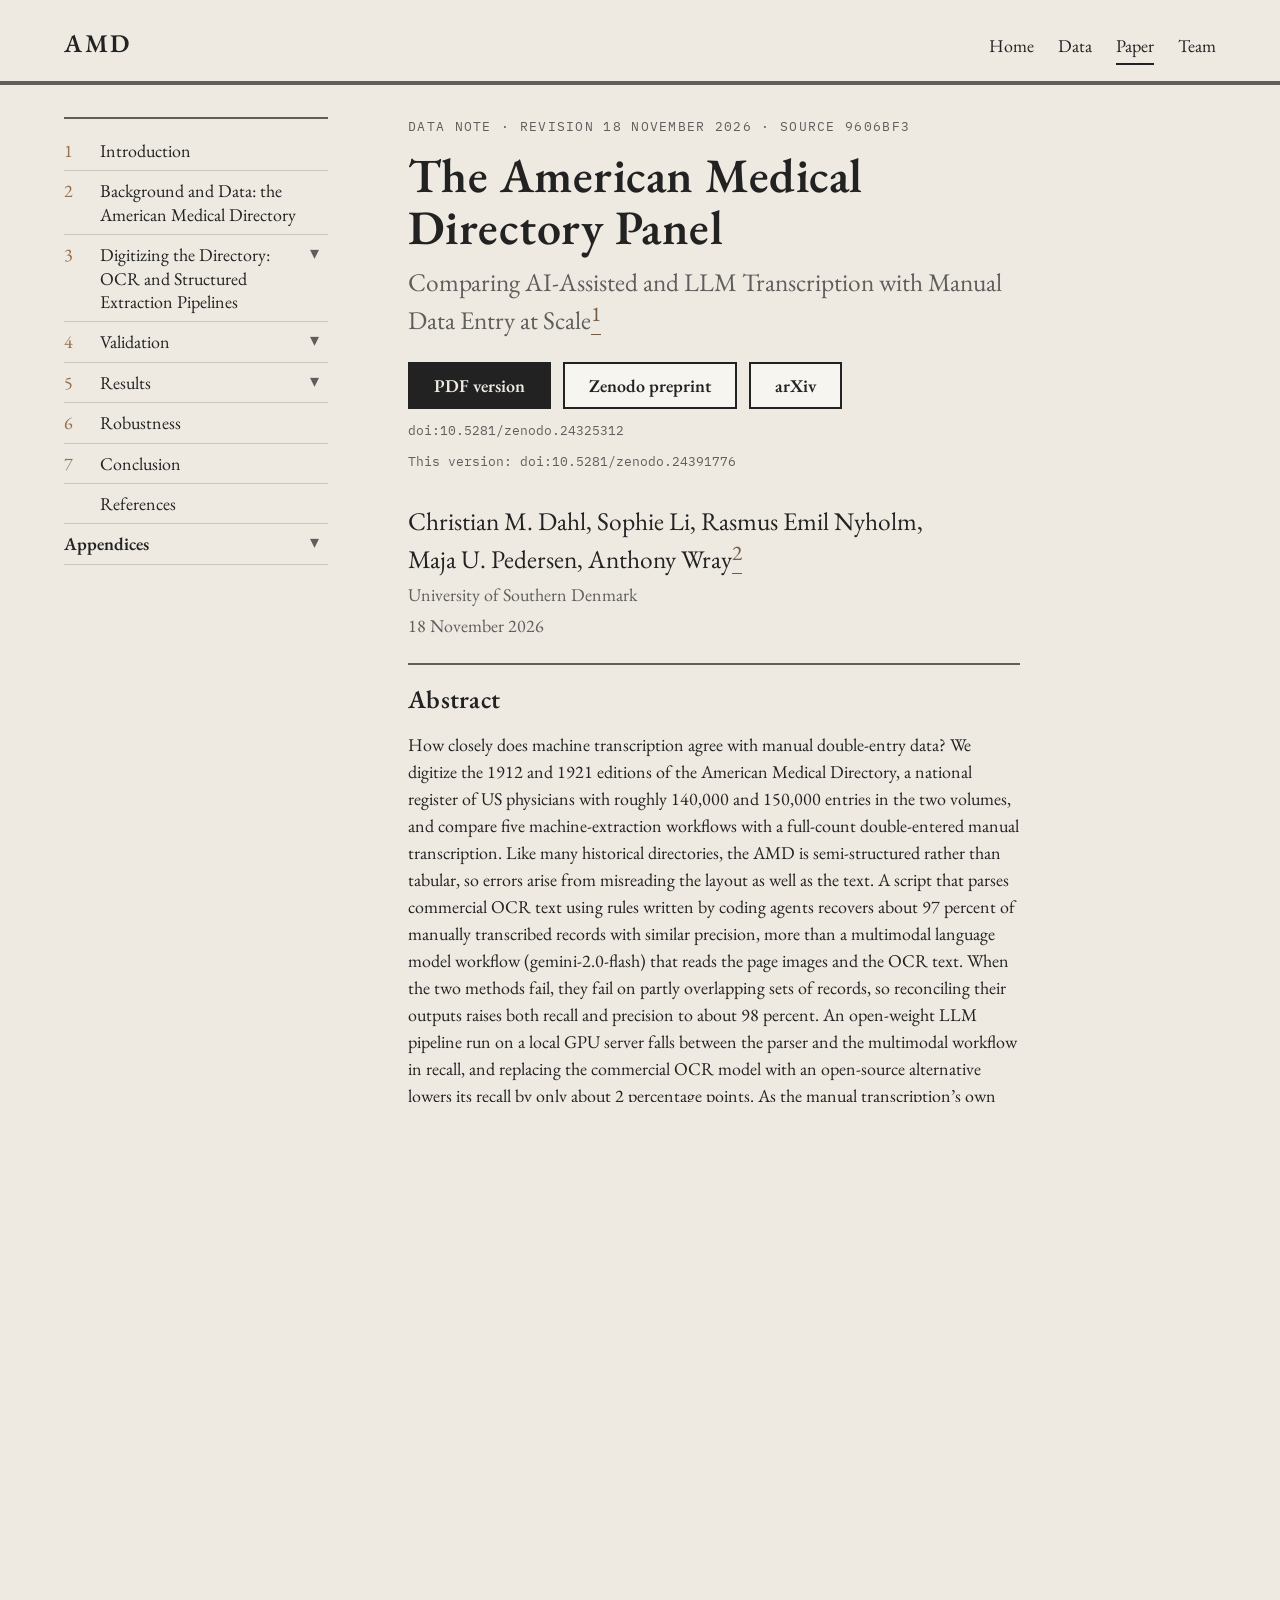
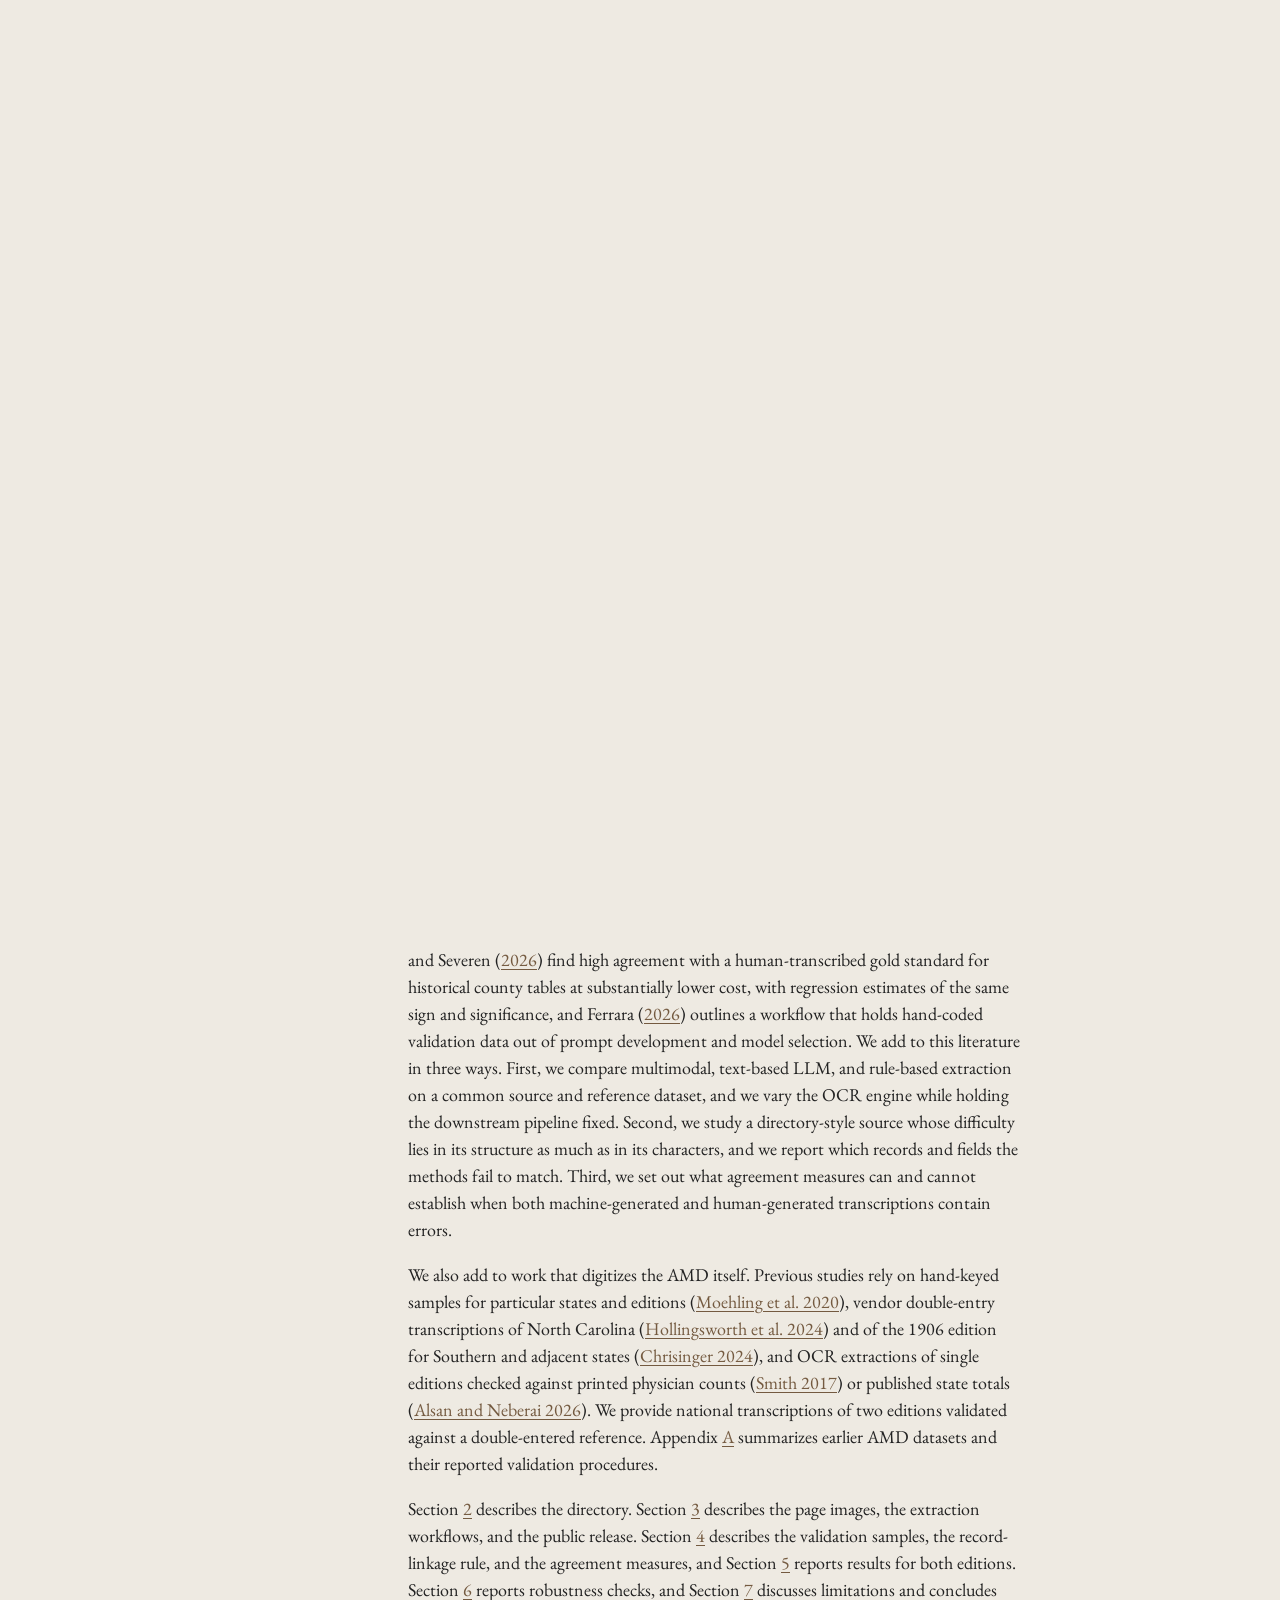
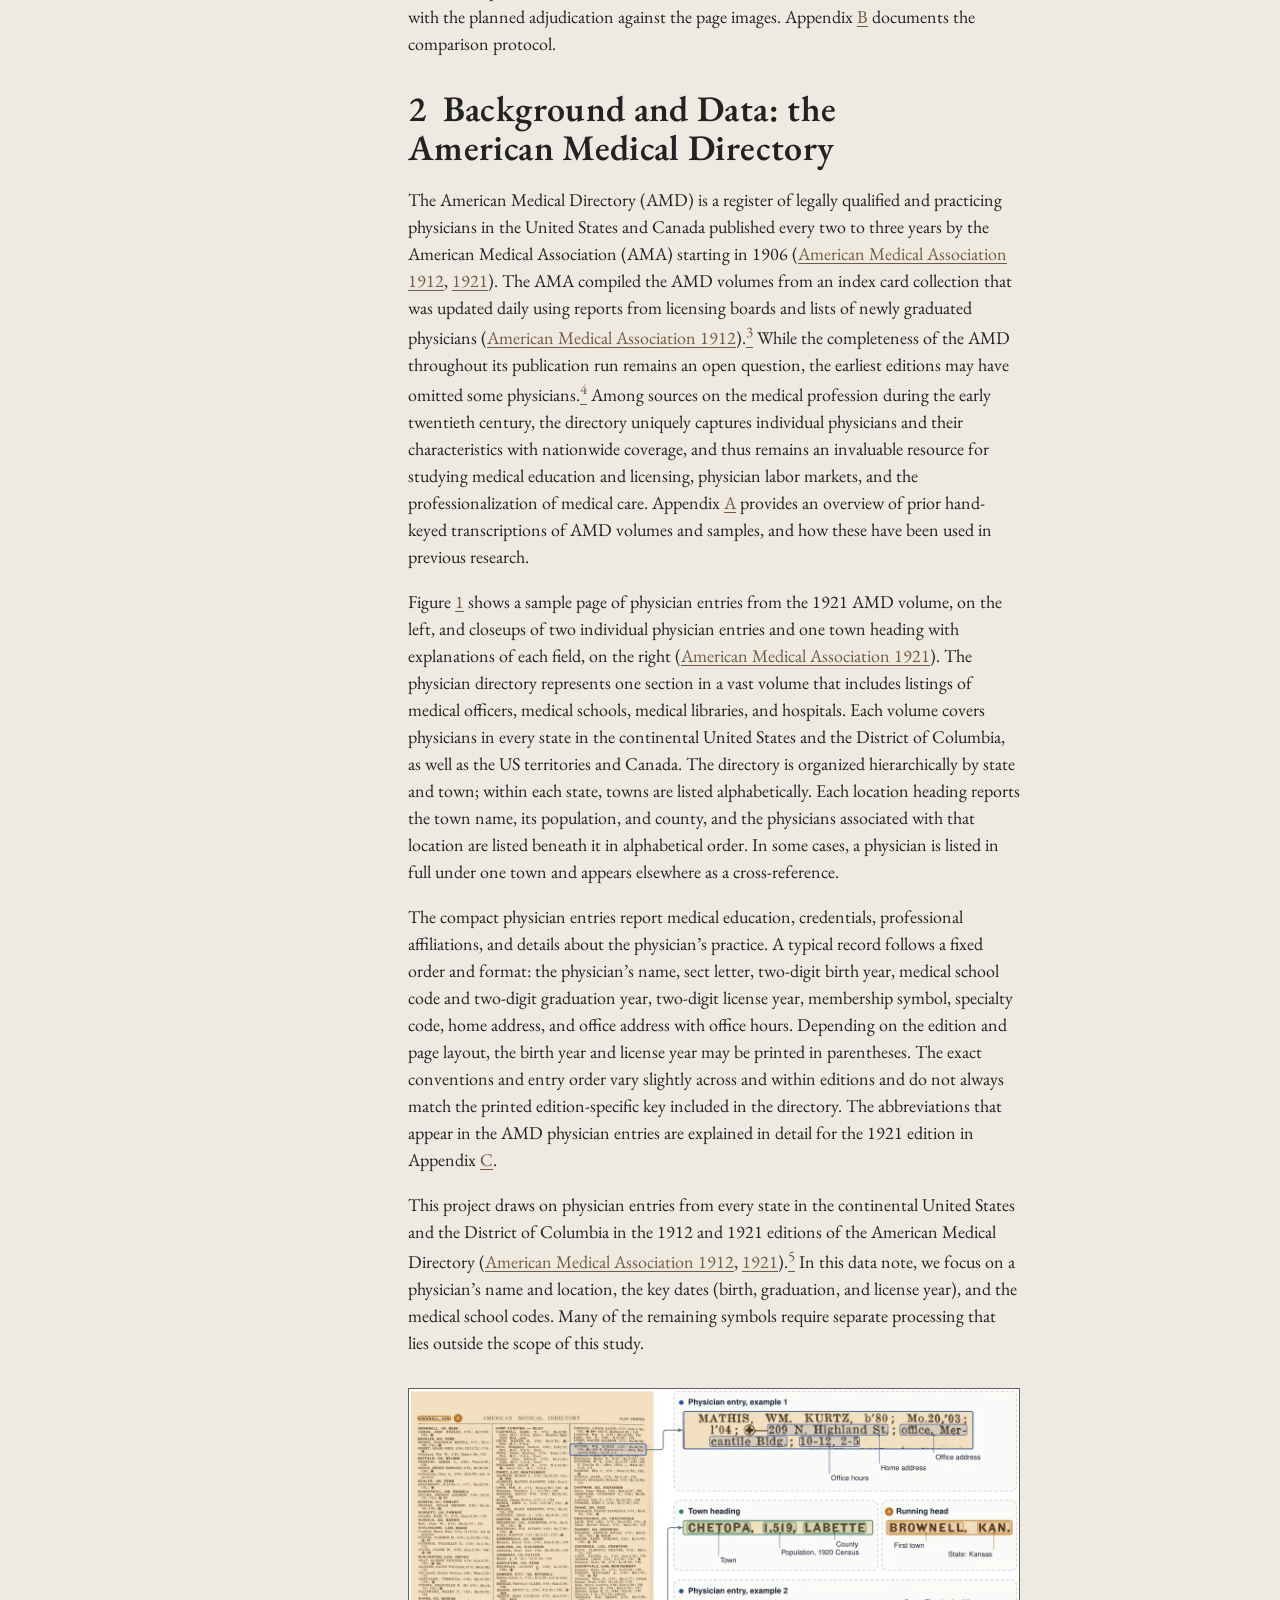
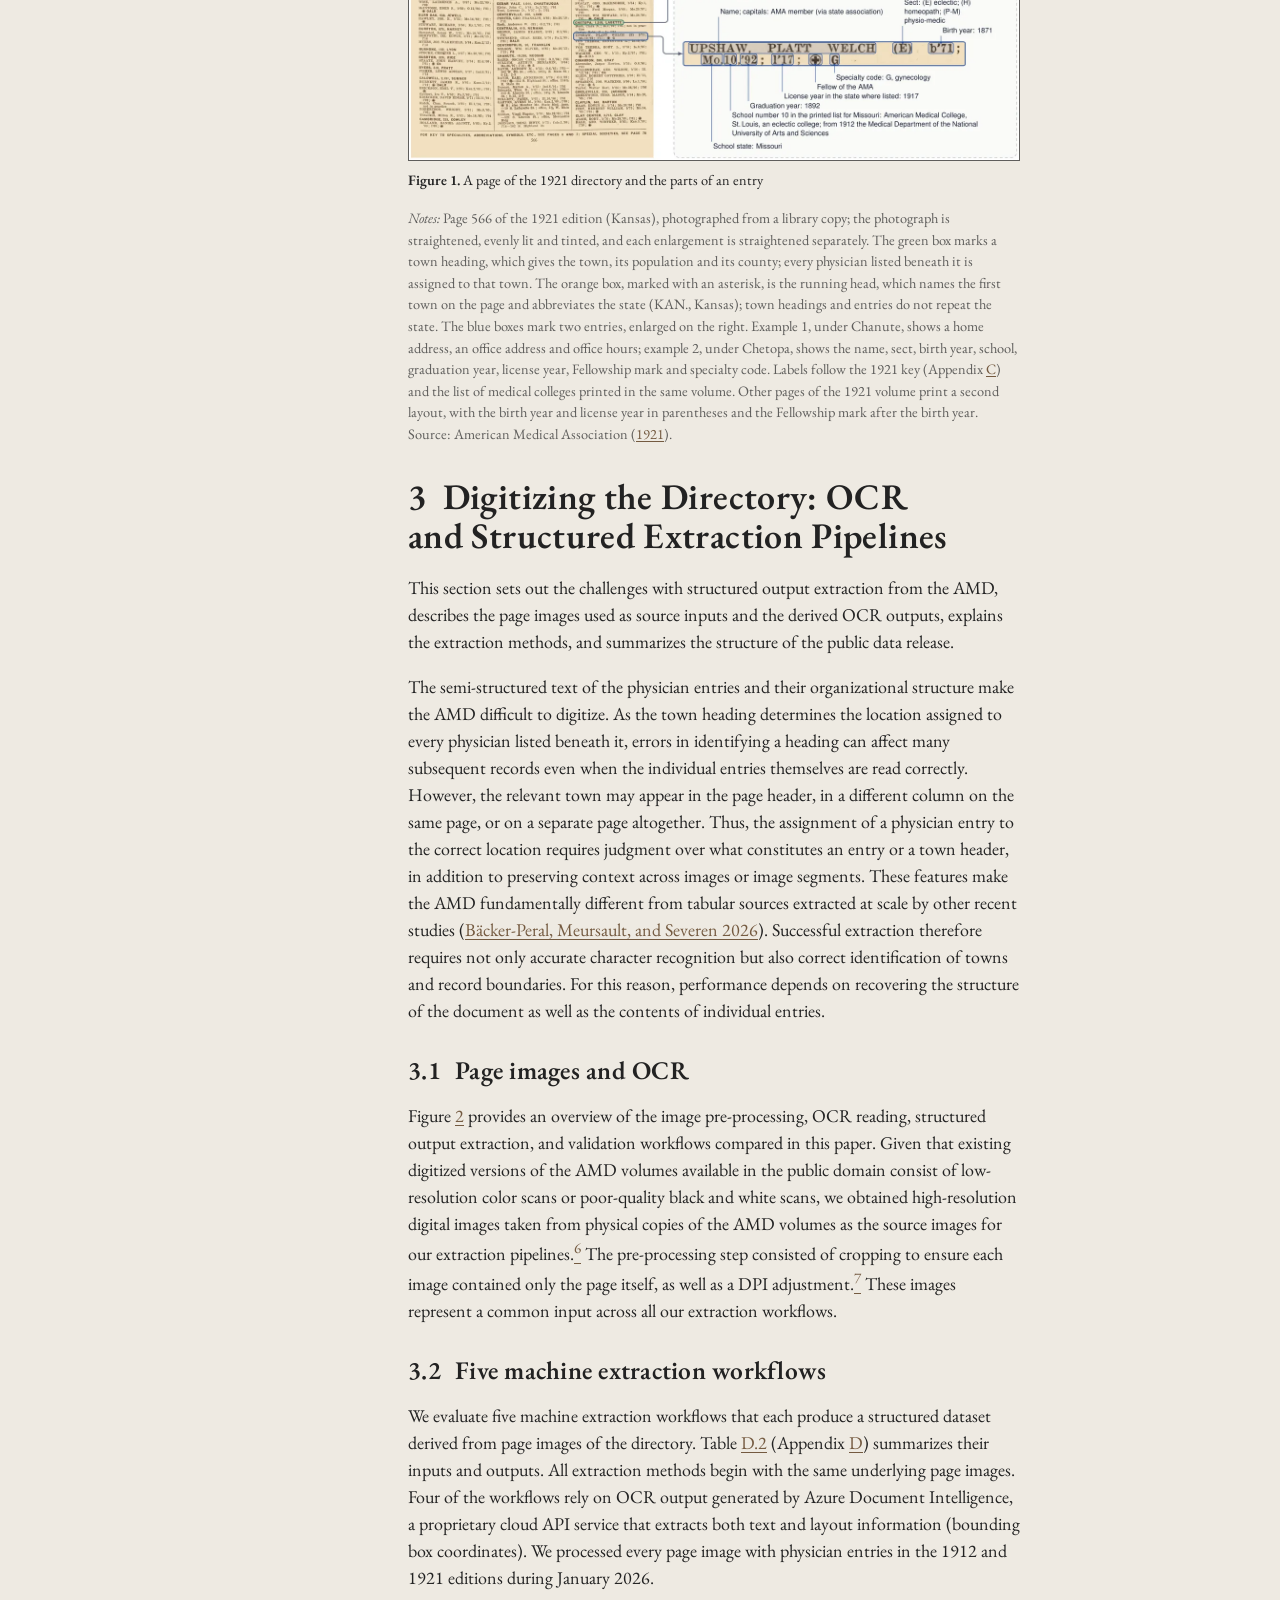
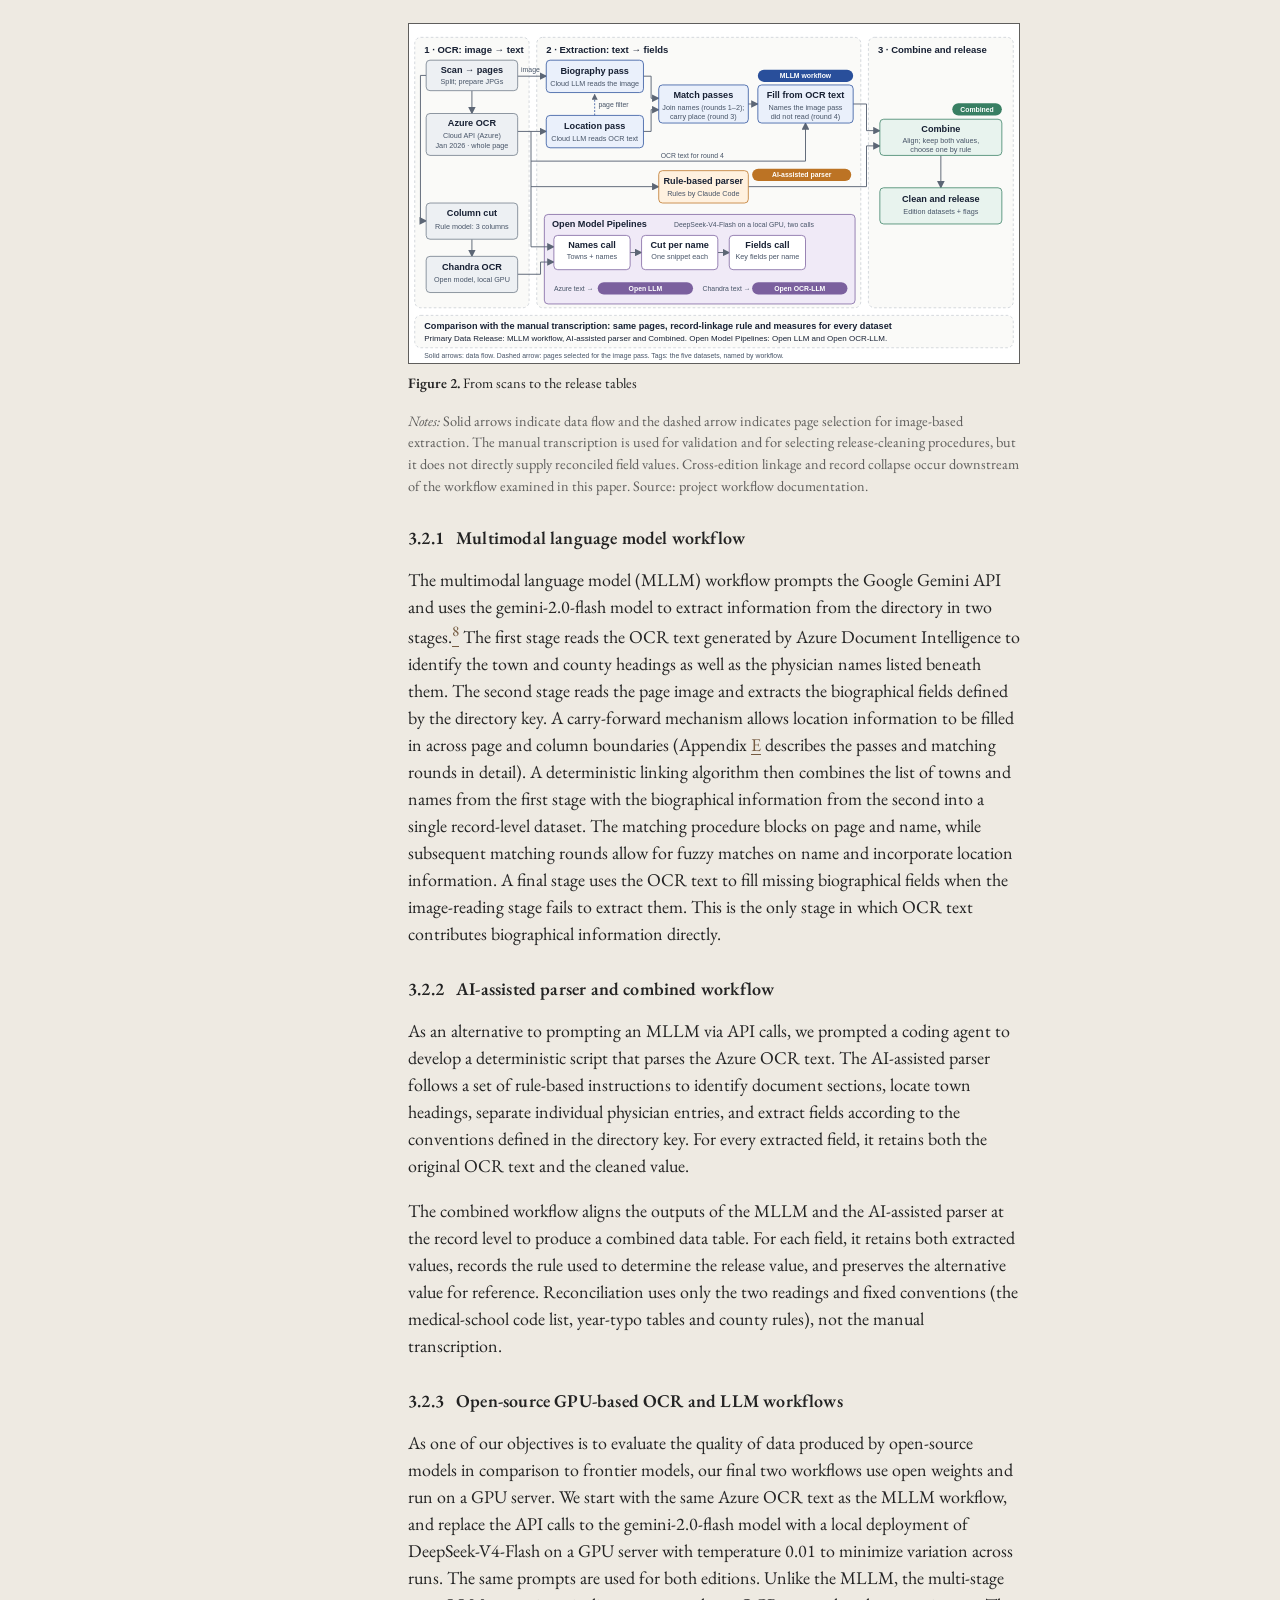
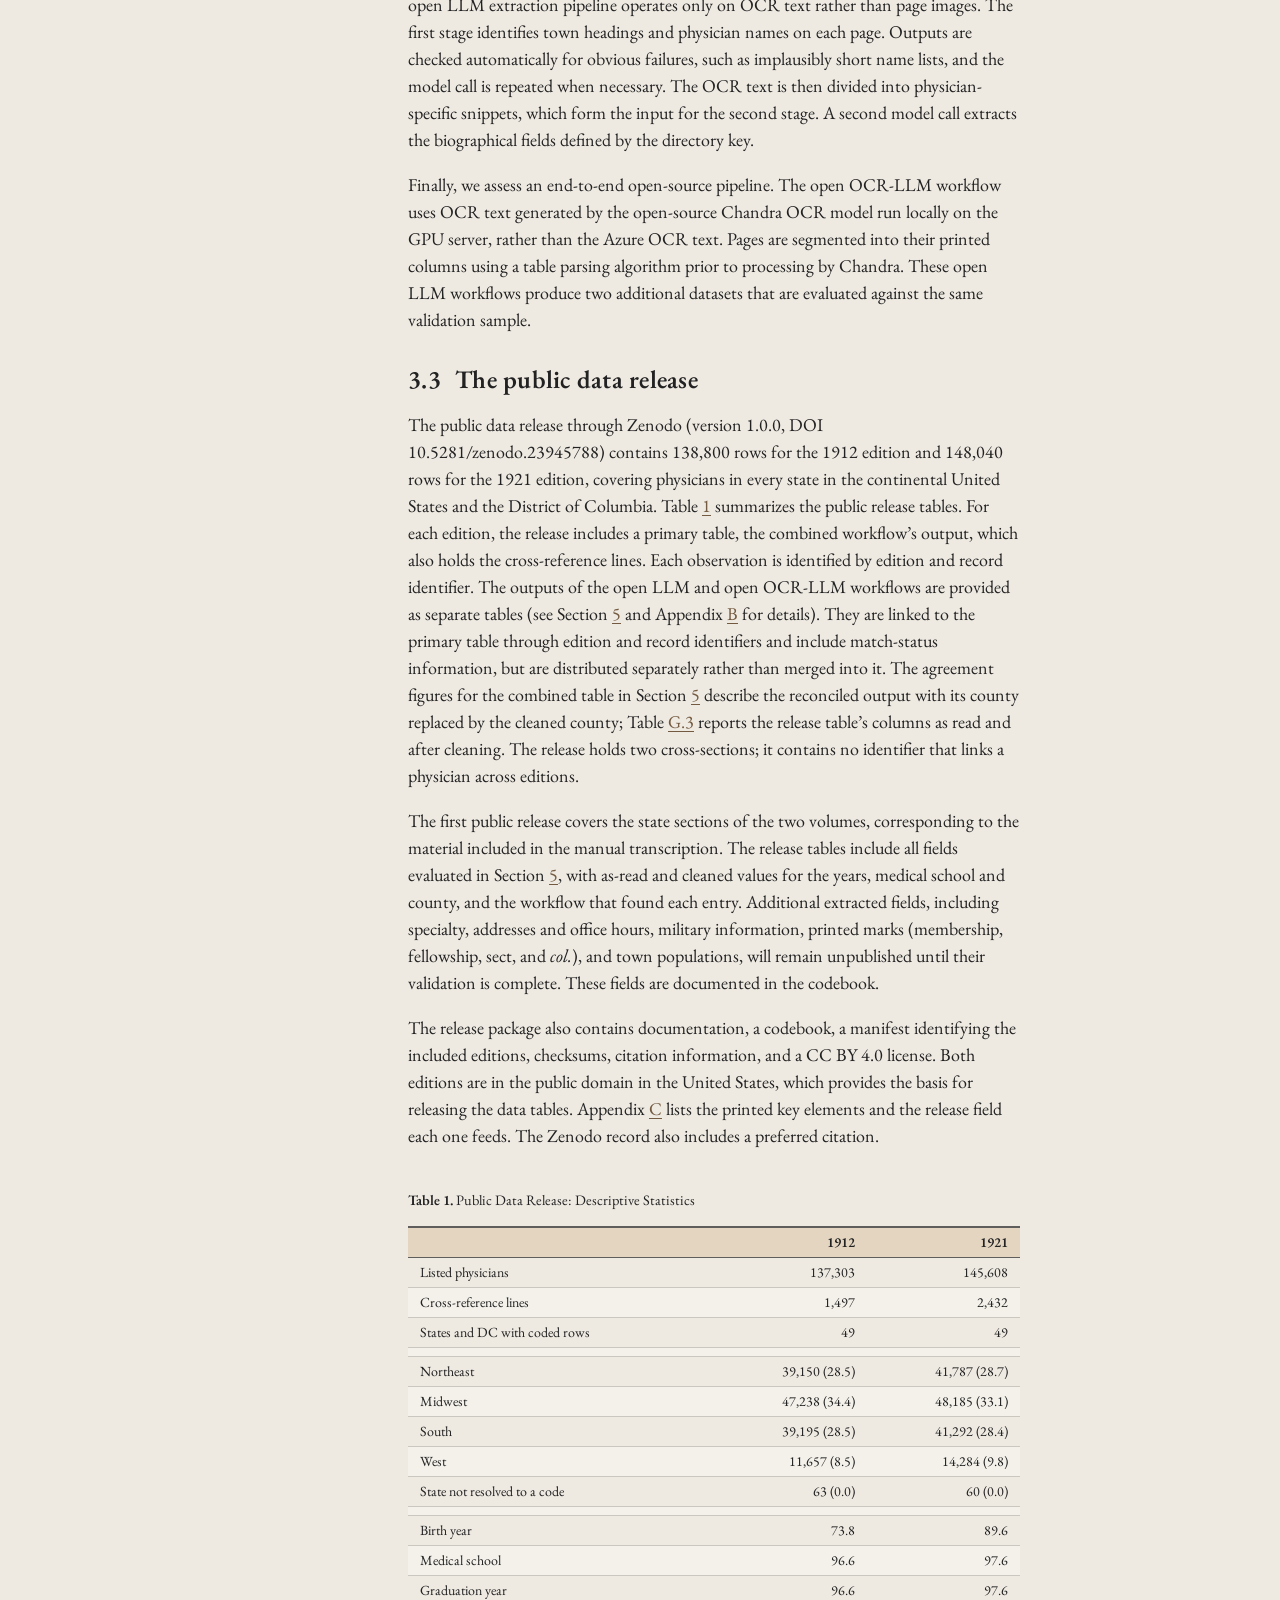
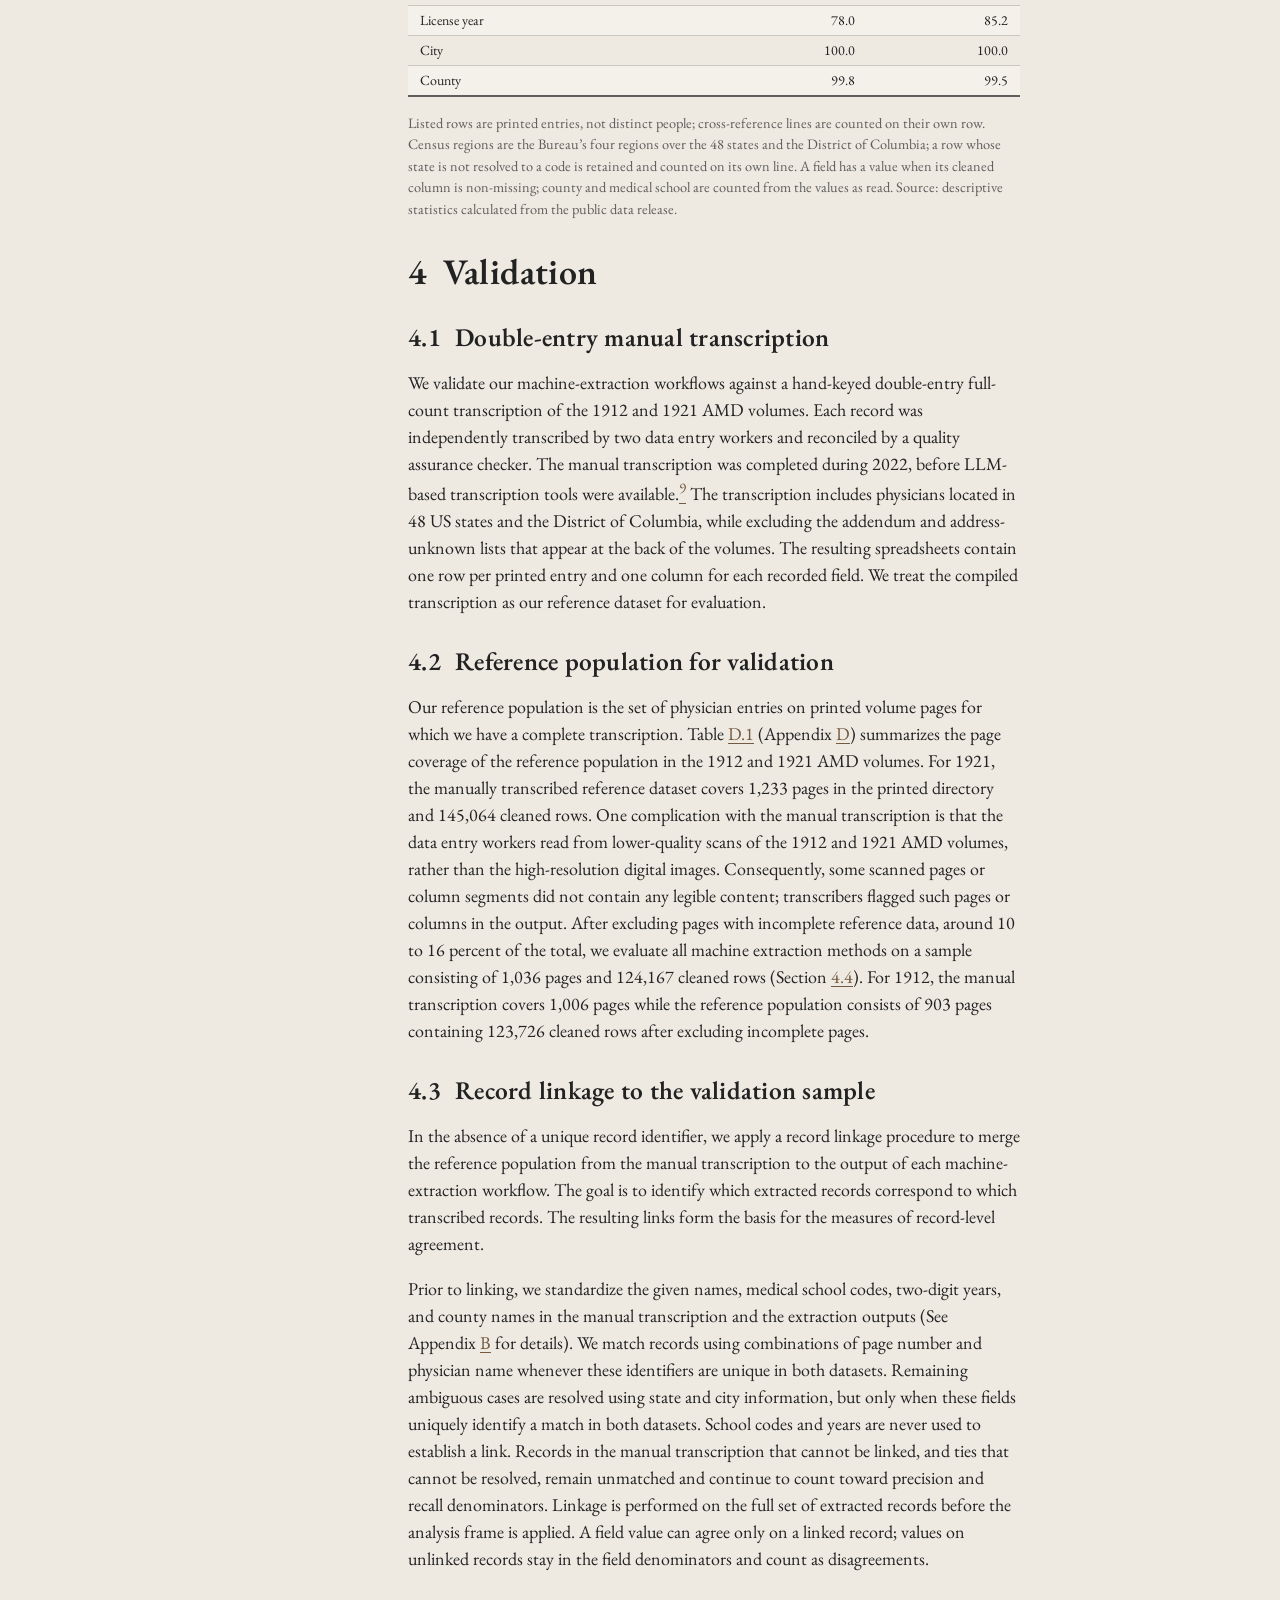
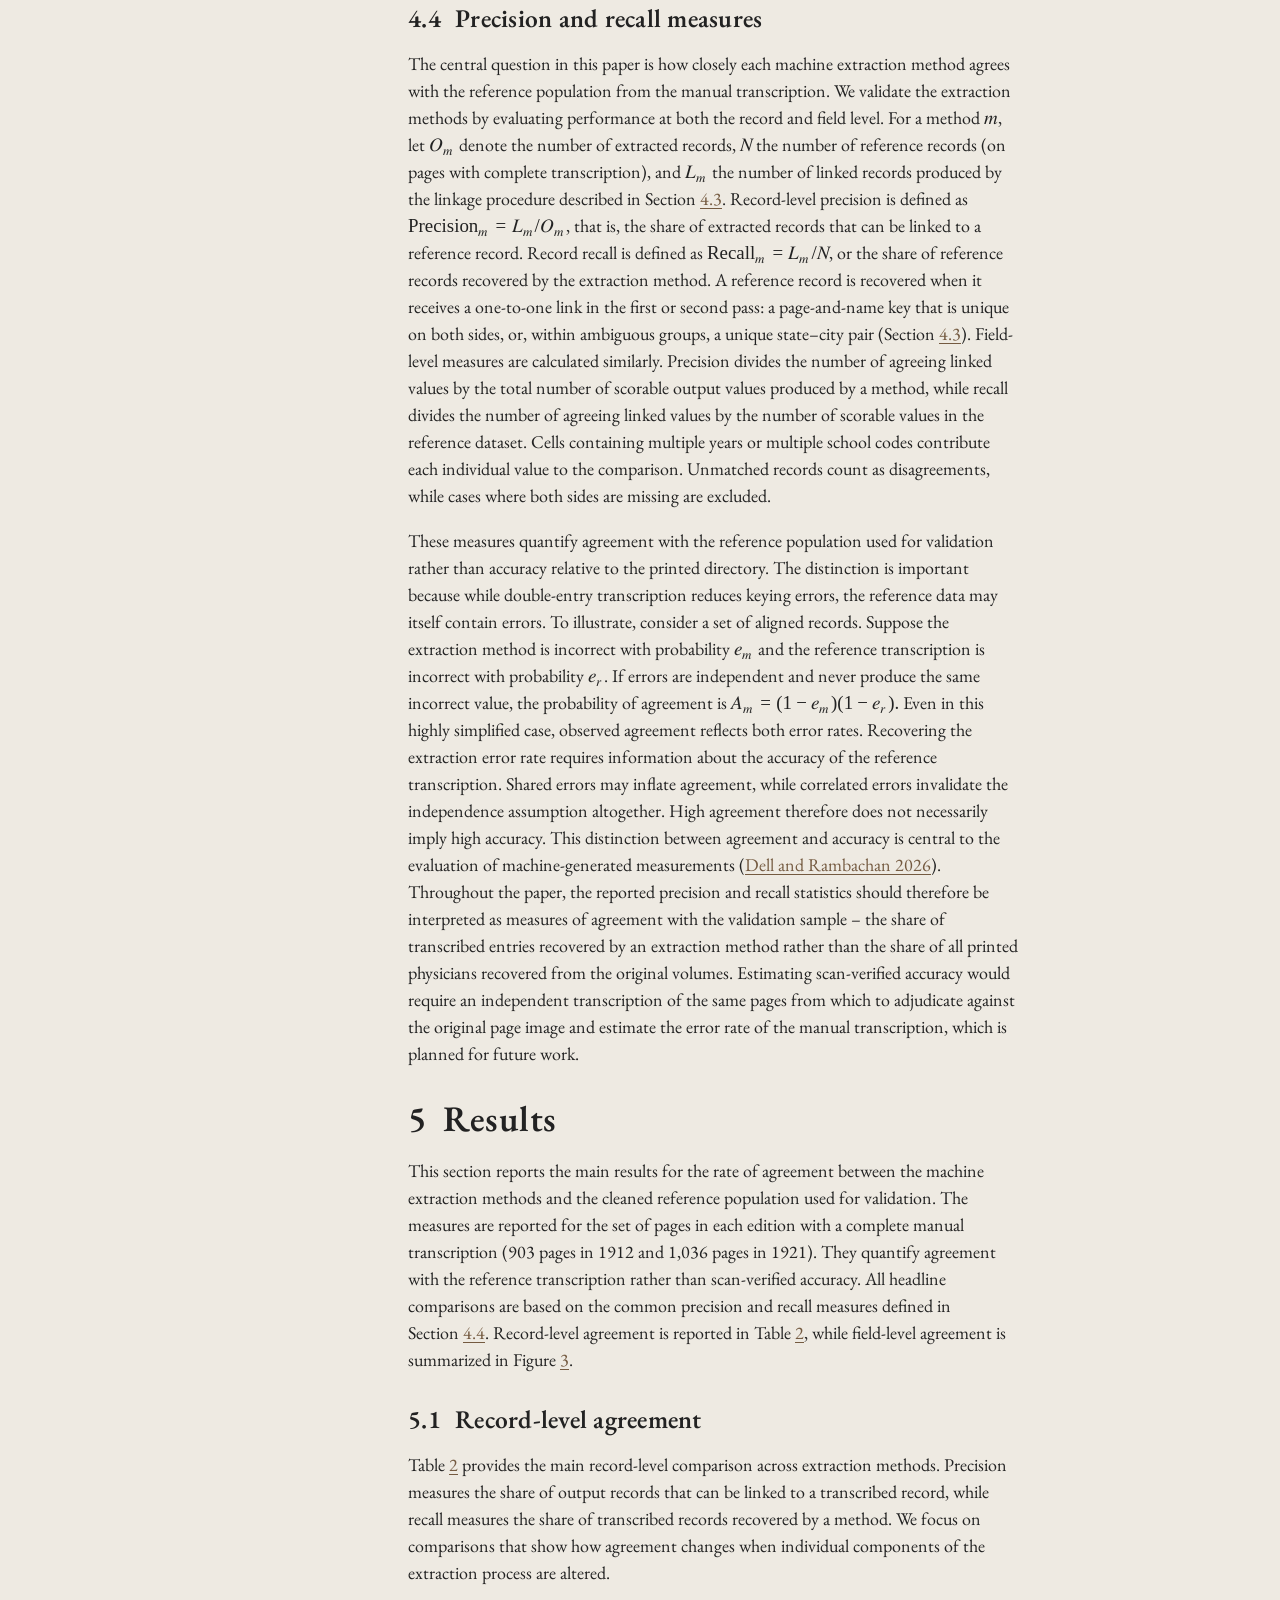
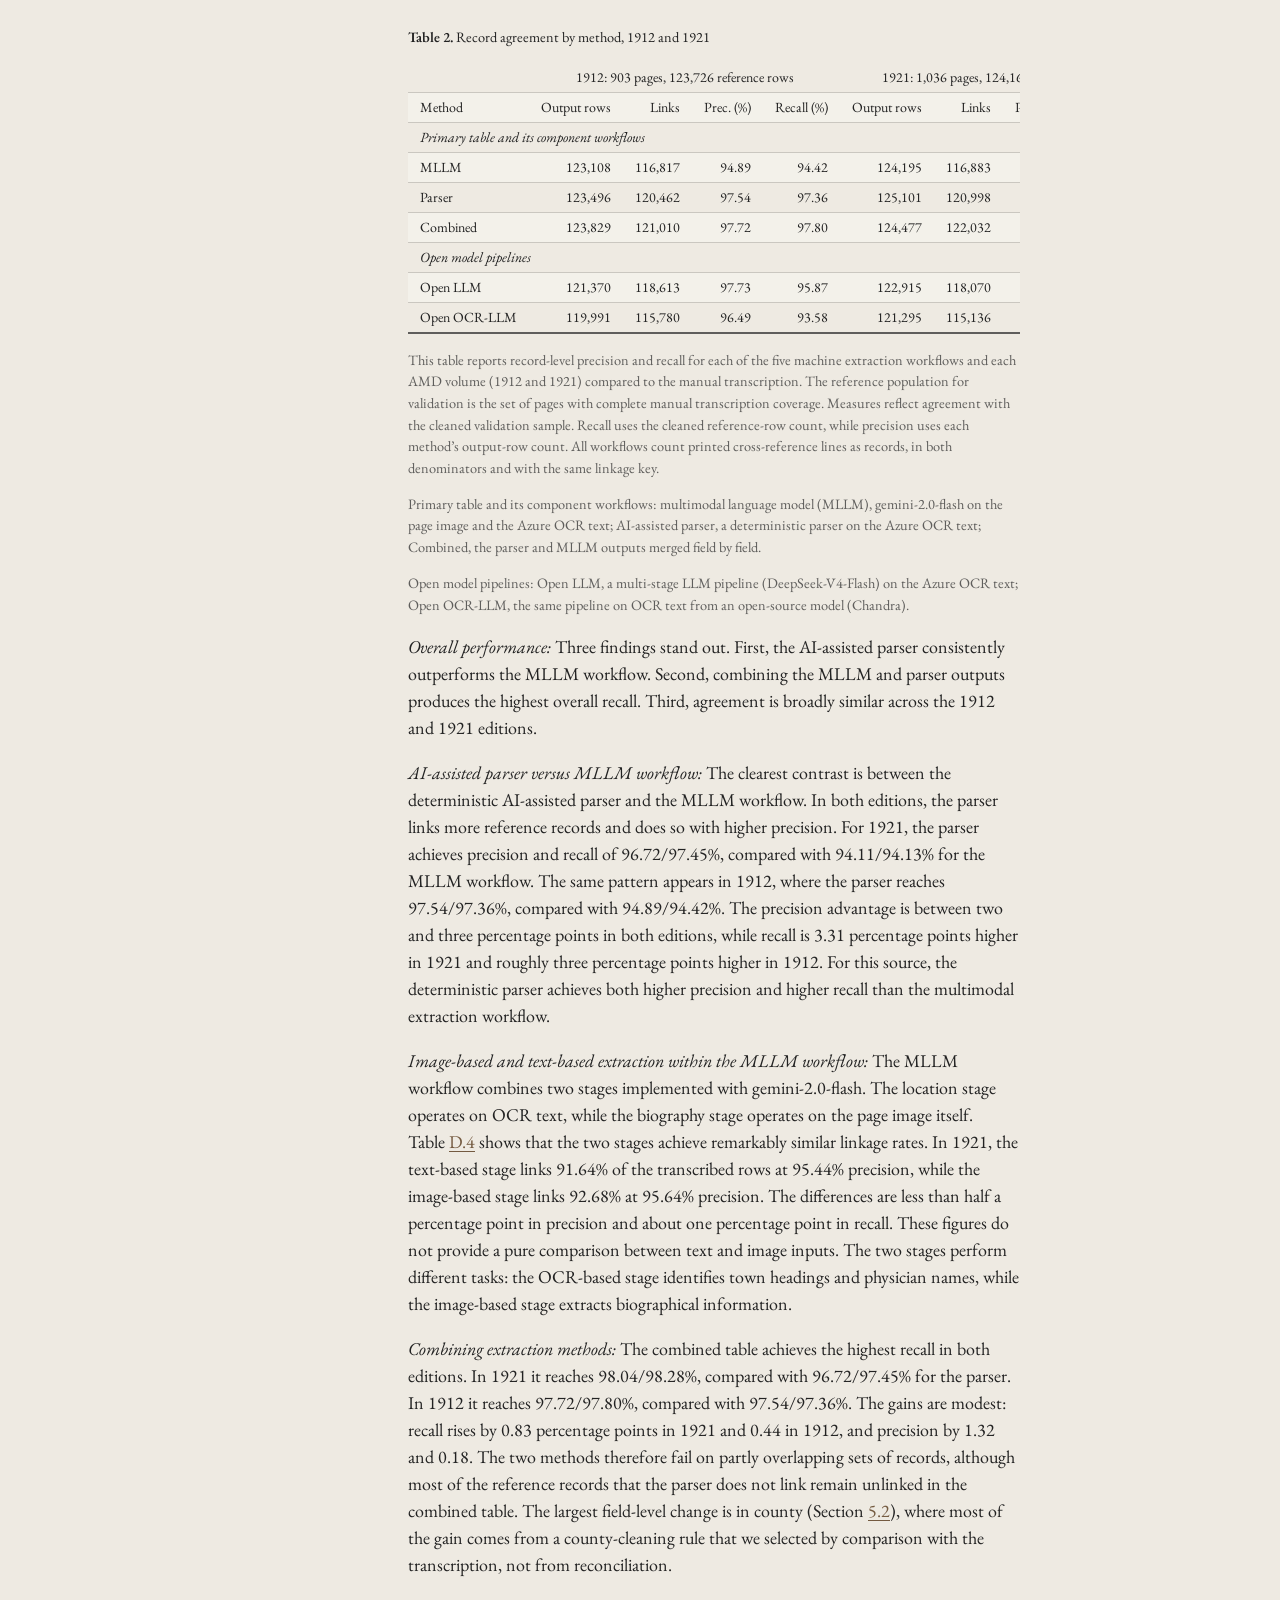
<file: paper/2026-11-18-9606bf3/index.html>
<!doctype html>
<html lang="en">
<head>
<meta charset="utf-8">
<meta name="viewport" content="width=device-width,initial-scale=1">
<meta name="referrer" content="no-referrer">
<title>The American Medical Directory Panel: Comparing AI-Assisted and
LLM Transcription with Manual Data Entry at Scale · AMD panel</title>
<link rel="stylesheet" href="../paper.css">
</head>
<body>
<a class="skip-link" href="#paper">Skip to paper</a>
<header class="paper-bar">
<a class="brand" href="../../#/home" aria-label="AMD panel home">AMD</a>
<nav aria-label="Main"><a href="../../#/home">Home</a> <a href="../../#/data">Data</a> <a href="../../#/paper" aria-current="page">Paper</a> <a href="../../#/team">Team</a></nav>
</header>
<div class="paper-layout">
<aside class="paper-side"><details class="toc-box" open><summary>Contents</summary><nav aria-label="Contents"><ol class="toc"><li><a href="#sec:intro"><span class="toc-num">1</span><span class="toc-text">Introduction</span></a></li><li><a href="#sec:source"><span class="toc-num">2</span><span class="toc-text">Background and Data: the American Medical Directory</span></a></li><li><a href="#sec:data"><span class="toc-num">3</span><span class="toc-text">Digitizing the Directory: OCR and Structured Extraction Pipelines</span></a><ol class="toc-sub"><li><a href="#sec:ocr"><span class="toc-num">3.1</span><span class="toc-text">Page images and OCR</span></a></li><li><a href="#sec:readings"><span class="toc-num">3.2</span><span class="toc-text">Five machine extraction workflows</span></a></li><li><a href="#sec:release"><span class="toc-num">3.3</span><span class="toc-text">The public data release</span></a></li></ol></li><li><a href="#sec:methods"><span class="toc-num">4</span><span class="toc-text">Validation</span></a><ol class="toc-sub"><li><a href="#sec:reference"><span class="toc-num">4.1</span><span class="toc-text">Double-entry manual transcription</span></a></li><li><a href="#sec:population"><span class="toc-num">4.2</span><span class="toc-text">Reference population for validation</span></a></li><li><a href="#sec:corr"><span class="toc-num">4.3</span><span class="toc-text">Record linkage to the validation sample</span></a></li><li><a href="#sec:measures"><span class="toc-num">4.4</span><span class="toc-text">Precision and recall measures</span></a></li></ol></li><li><a href="#sec:results"><span class="toc-num">5</span><span class="toc-text">Results</span></a><ol class="toc-sub"><li><a href="#sec:records"><span class="toc-num">5.1</span><span class="toc-text">Record-level agreement</span></a></li><li><a href="#sec:fields"><span class="toc-num">5.2</span><span class="toc-text">Field-level agreement</span></a></li><li><a href="#sec:disagree"><span class="toc-num">5.3</span><span class="toc-text">Sources of disagreement</span></a></li><li><a href="#sec:cost"><span class="toc-num">5.4</span><span class="toc-text">Cost</span></a></li></ol></li><li><a href="#sec:robust-main"><span class="toc-num">6</span><span class="toc-text">Robustness</span></a></li><li><a href="#sec:next"><span class="toc-num">7</span><span class="toc-text">Conclusion</span></a></li><li><a href="#references"><span class="toc-num"></span><span class="toc-text">References</span></a></li><li class="toc-group"><span class="toc-group-title">Appendices</span><ol class="toc-sub"><li><a href="#app:prior"><span class="toc-num">A</span><span class="toc-text">Prior transcriptions of the AMD</span></a></li><li><a href="#app:protocol"><span class="toc-num">B</span><span class="toc-text">Scoring protocol</span></a></li><li><a href="#app:key"><span class="toc-num">C</span><span class="toc-text">The printed key for 1921</span></a></li><li><a href="#app:corr"><span class="toc-num">D</span><span class="toc-text">Linkage sensitivity and stage decomposition</span></a></li><li><a href="#app:gemini"><span class="toc-num">E</span><span class="toc-text">The MLLM workflow in detail</span></a></li><li><a href="#app:repro"><span class="toc-num">F</span><span class="toc-text">Reproducibility statement</span></a></li><li><a href="#app:fields"><span class="toc-num">G</span><span class="toc-text">Field tables by workflow</span></a></li><li><a href="#app:cost"><span class="toc-num">H</span><span class="toc-text">Cost accounting</span></a></li><li><a href="#app:robust"><span class="toc-num">I</span><span class="toc-text">Robustness to the page frame</span></a></li></ol></li></ol></nav></details></aside>
<main id="paper" tabindex="-1">
<p class="label">Data note · Revision 18 November 2026 · Source 9606bf3</p>
<section id="title"
class="level1 unnumbered unlisted paper-title front-matter">
<h1 class="unnumbered unlisted paper-title">The American Medical
Directory Panel</h1>
<div class="subtitle">
<p>Comparing AI-Assisted and LLM Transcription with Manual Data Entry at
Scale<a href="#fn1" class="footnote-ref" id="fnref1"
role="doc-noteref"><sup>1</sup></a></p>
</div>
<div class="paper-actions"><a class="button primary" href="paper.pdf">PDF version</a> <a class="button secondary" href="https://doi.org/10.5281/zenodo.24325312" aria-label="Zenodo preprint, doi:10.5281/zenodo.24325312">Zenodo preprint</a> <a class="button secondary" href="https://arxiv.org/abs/2611.25218" aria-label="arXiv, arXiv:2611.25218">arXiv</a><p class="doi">doi:10.5281/zenodo.24325312</p><p class="doi">This version: doi:10.5281/zenodo.24391776</p></div>
<div class="authors">
<p><span class="author">Christian M. Dahl</span>, <span
class="author">Sophie Li</span>, <span class="author">Rasmus Emil
Nyholm</span>, <span class="author">Maja U. Pedersen</span>, <span
class="author">Anthony Wray<a href="#fn2" class="footnote-ref"
id="fnref2" role="doc-noteref"><sup>2</sup></a></span></p>
</div>
<div class="front-line">
<p>University of Southern Denmark</p>
</div>
<div class="front-line">
<p>18 November 2026</p>
</div>
</section>
<section id="abstract" class="level2 unnumbered unlisted abstract">
<h2 class="unnumbered unlisted">Abstract</h2>
<div class="singlespace">
<p>How closely does machine transcription agree with manual double-entry
data? We digitize the 1912 and 1921 editions of the American Medical
Directory, a national register of US physicians with roughly 140,000 and
150,000 entries in the two volumes, and compare five machine-extraction
workflows with a full-count double-entered manual transcription. Like
many historical directories, the AMD is semi-structured rather than
tabular, so errors arise from misreading the layout as well as the text.
A script that parses commercial OCR text using rules written by coding
agents recovers about 97 percent of manually transcribed records with
similar precision, more than a multimodal language model workflow
(gemini-2.0-flash) that reads the page images and the OCR text. When the
two methods fail, they fail on partly overlapping sets of records, so
reconciling their outputs raises both recall and precision to about 98
percent. An open-weight LLM pipeline run on a local GPU server falls
between the parser and the multimodal workflow in recall, and replacing
the commercial OCR model with an open-source alternative lowers its
recall by only about 2 percentage points. As the manual transcription’s
own error rate is unknown, these rates measure agreement rather than
accuracy. Direct processing charges for the commercial OCR and
multimodal workflow were about €0.03 per page, compared with €14.70 per
page for manual transcription. We release the data and codebook under
CC BY 4.0.</p>
</div>
<p><strong>JEL:</strong> C81, I11, N31, N32</p>
<p><strong>Keywords:</strong> American Medical Directory; physicians;
historical directories; OCR; large language models; transcription;
record linkage; United States, 1912, 1921</p>
</section>
<section id="sec:intro" class="level2">
<h2><span class="header-section-number">1</span> Introduction</h2>
<p>How closely does machine transcription agree with manual double-entry
data? The time required to key and clean historical records limits both
dataset size and the questions economic historians can investigate <span
class="citation" data-cites="gutmann2018bigdata">(<a
href="#ref-gutmann2018bigdata" role="doc-biblioref">Gutmann, Merchant,
and Roberts 2018</a>)</span>. Advances in Optical Character Recognition
(OCR) and large language models (LLMs) offer the potential to reduce the
cost of digitizing historical sources, making large-scale transcription
increasingly feasible <span class="citation"
data-cites="dell2025deep Ferrara2026Guide">(<a href="#ref-dell2025deep"
role="doc-biblioref">Dell 2025</a>; <a href="#ref-Ferrara2026Guide"
role="doc-biblioref">Ferrara 2026</a>)</span>. However, the benefits of
automation depend on the accuracy of the resulting data. While automated
transcription can reduce data-entry costs, assessing the quality of
transcription still requires manual human review and raises new
questions about validation. In particular, small character-level error
rates can translate into substantial disagreement across records
containing many fields <span class="citation"
data-cites="correia2023digitizing">(<a href="#ref-correia2023digitizing"
role="doc-biblioref">Correia and Luck 2023</a>)</span>. Evaluating
transcription accuracy therefore becomes critical.</p>
<p>Such evaluation raises a practical problem. Researchers may benchmark
machine-generated data against a human-created reference dataset treated
as ground truth, yet the reference dataset may itself contain
transcription errors. Measures of agreement with a reference dataset
therefore conflate machine transcription errors with errors in the
benchmark, so agreement with a manual transcription does not necessarily
establish accuracy <span class="citation"
data-cites="DellRambachan2026Measurement">(<a
href="#ref-DellRambachan2026Measurement" role="doc-biblioref">Dell and
Rambachan 2026</a>)</span>. This makes it difficult to determine which
extraction strategy is most accurate. As AI-assisted digitization
becomes more common, distinguishing agreement from accuracy becomes
increasingly important for researchers releasing and using
machine-generated historical datasets.</p>
<p>We study this question using the 1912 and 1921 editions of the
<em>American Medical Directory</em> (AMD), a nationwide register of
physicians in the United States published by the American Medical
Association. The AMD records physician names, locations, medical
schools, graduation years, licensing year, and professional credentials,
making it one of the largest and most comprehensive individual-level
sources on the early twentieth-century American medical profession.
Despite its research potential, the directory remains difficult to use
at scale because its information is embedded within compact,
semi-structured entries rather than structured tables.</p>
<p>The AMD belongs to a broad class of historical sources that is common
but difficult to digitize: directories and registers that list
individuals under place or category headings in compact, abbreviated
entries, such as city and trade directories, professional registers, and
membership rolls. Unlike tables, such sources have no fixed rows or
columns. Entries in the AMD are arranged beneath town headings and
contain numerous abbreviations, irregular formatting conventions, and
nested record components. Errors can therefore arise not only from
misreading individual fields but also from failing to identify record
boundaries or town headings. Because a town heading determines the
location assigned to every physician listed beneath it, a single error
can affect many subsequent records. The AMD therefore allows us to
distinguish errors in reading individual fields from errors in
reconstructing the structure of the directory itself, a distinction that
does not arise in the tabular sources studied in recent work <span
class="citation" data-cites="backerperal2025llms">(<a
href="#ref-backerperal2025llms" role="doc-biblioref">Bäcker-Peral,
Meursault, and Severen 2026</a>)</span>.</p>
<p>To examine both kinds of error, we compare five extraction workflows
against a large double-entered manual transcription of both editions,
using the same pages, record-linkage rule, and measures for each.
Precision is the share of a workflow’s extracted records that link to a
record in the manual transcription, and recall is the share of
transcribed records that the workflow recovers; we compute both for
whole records and for individual fields. Three workflows start from the
same commercial OCR: a multimodal large language model that reads page
images and OCR text, a deterministic parser of OCR text whose rules were
written with coding agents, and a multi-stage open-weight LLM pipeline
that reads OCR text alone. A fourth applies the same open-weight
pipeline to OCR from an open-source model, which changes the OCR step
(the engine and its column segmentation) and nothing downstream. The
fifth, the combined table, reconciles the multimodal LLM and parser
outputs field by field and forms the basis of the public release. Our
data release includes 138,800 and 148,040 rows from the two editions,
including cross-reference lines, covering 48 states and the District of
Columbia. Because the case for automation rests on cost, we also compare
the direct processing charges of the commercial OCR and MLLM workflow
with those of the manual transcription.</p>
<p>Three results stand out. First, among the four single workflows, the
deterministic parser has the highest recall in both editions. Its
record-level precision and recall are 96.72 and 97.45 percent in 1921
and 97.54 and 97.36 percent in 1912, higher on both measures than the
multimodal LLM in both editions (94.11 and 94.13 percent in 1921; 94.89
and 94.42 percent in 1912) and higher on recall than the open-weight LLM
pipeline. Replacing the commercial OCR with open-source OCR in that
pipeline lowers recall by percentage points in 1921 and in 1912. Second,
when the methods fail, they fail on partly overlapping sets of records.
The combined table recovers more reference records than either input
alone, with precision and recall of 98.04 and 98.28 percent in 1921 and
97.72 and 97.80 percent in 1912. Among cells where only the parser
agrees with the transcription, most for birth and graduation year are
entries the MLLM workflow did not link, while most for license year and
medical school are different values on linked records. The widest gaps
between methods are in county in both editions and in city in 1921.
Third, processing charges for the commercial OCR and MLLM workflow are
far below the price of manual transcription: an estimated €0.03 per
page, against €14.70 per page for double-entered transcription. This
comparison excludes engineering, review, and model-development time.
Even so, digitization projects previously considered prohibitively
expensive may now be feasible.</p>
<p>These figures should be read in light of the problem raised above:
agreement with a reference dataset is not the same as accuracy. Our
reference is a double-entered transcription whose own error rate is
unknown, so the reported measures quantify agreement rather than
scan-verified accuracy. Entries missed by both the machine and the
transcribers are unobserved, and three of the workflows share the same
OCR, so agreement among them is weaker evidence than agreement among
independent readings would be. We therefore view the paper as a
methodological benchmark of alternative extraction strategies and a
description of the released data. A subsequent study will adjudicate
disagreements directly against the page images and estimate accuracy
using an independently verified gold-standard sample.</p>
<p>This paper contributes to a growing literature on large-scale
historical transcription. Existing workflows typically combine
commercial OCR with pre- and post-processing to transform scanned
sources into structured datasets <span class="citation"
data-cites="correia2023digitizing">(<a href="#ref-beach2023historical"
role="doc-biblioref">Beach and Hanlon 2023</a>)</span>. Other projects
have developed specialized layout-detection and OCR pipelines for large
newspaper collections <span class="citation"
data-cites="carlson2024efficient">(<a href="#ref-carlson2024efficient"
role="doc-biblioref">Carlson, Bryan, and Dell 2024</a>)</span>, tabular
documents <span class="citation" data-cites="Dahl2023">(<a
href="#ref-Dahl2023" role="doc-biblioref">Dahl et al. 2023</a>)</span>,
and historical administrative directories <span class="citation"
data-cites="fleischhacker2025enhancing">(<a
href="#ref-fleischhacker2025enhancing"
role="doc-biblioref">Fleischhacker, Kern, and Göderle 2025</a>)</span>;
<span class="citation" data-cites="dell2025deep">Dell (<a
href="#ref-dell2025deep" role="doc-biblioref">2025</a>)</span> surveys
these approaches. More recently, large language models have been used to
extract structured records directly from page images. <span
class="citation" data-cites="backerperal2025llms">Bäcker-Peral,
Meursault, and Severen (<a href="#ref-backerperal2025llms"
role="doc-biblioref">2026</a>)</span> find high agreement with a
human-transcribed gold standard for historical county tables at
substantially lower cost, with regression estimates of the same sign and
significance, and <span class="citation"
data-cites="Ferrara2026Guide">Ferrara (<a href="#ref-Ferrara2026Guide"
role="doc-biblioref">2026</a>)</span> outlines a workflow that holds
hand-coded validation data out of prompt development and model
selection. We add to this literature in three ways. First, we compare
multimodal, text-based LLM, and rule-based extraction on a common source
and reference dataset, and we vary the OCR engine while holding the
downstream pipeline fixed. Second, we study a directory-style source
whose difficulty lies in its structure as much as in its characters, and
we report which records and fields the methods fail to match. Third, we
set out what agreement measures can and cannot establish when both
machine-generated and human-generated transcriptions contain errors.</p>
<p>We also add to work that digitizes the AMD itself. Previous studies
rely on hand-keyed samples for particular states and editions <span
class="citation" data-cites="moehling2019medical">(<a
href="#ref-moehling2019medical" role="doc-biblioref">Moehling et al.
2020</a>)</span>, vendor double-entry transcriptions of North Carolina
<span class="citation"
data-cites="HollingsworthKarbownikThomassonWray2024">(<a
href="#ref-HollingsworthKarbownikThomassonWray2024"
role="doc-biblioref">Hollingsworth et al. 2024</a>)</span> and of the
1906 edition for Southern and adjacent states <span class="citation"
data-cites="chrisinger2024black">(<a href="#ref-chrisinger2024black"
role="doc-biblioref">Chrisinger 2024</a>)</span>, and OCR extractions of
single editions checked against printed physician counts <span
class="citation" data-cites="smith2017digitizing">(<a
href="#ref-smith2017digitizing" role="doc-biblioref">Smith
2017</a>)</span> or published state totals <span class="citation"
data-cites="AlsanNeberai2026QJE">(<a href="#ref-AlsanNeberai2026QJE"
role="doc-biblioref">Alsan and Neberai 2026</a>)</span>. We provide
national transcriptions of two editions validated against a
double-entered reference. Appendix <a href="#app:prior">A</a> summarizes
earlier AMD datasets and their reported validation procedures.</p>
<p>Section <a href="#sec:source">2</a> describes the directory.
Section <a href="#sec:data">3</a> describes the page images, the
extraction workflows, and the public release. Section <a
href="#sec:methods">4</a> describes the validation samples, the
record-linkage rule, and the agreement measures, and Section <a
href="#sec:results">5</a> reports results for both editions. Section <a
href="#sec:robust-main">6</a> reports robustness checks, and Section <a
href="#sec:next">7</a> discusses limitations and concludes with the
planned adjudication against the page images. Appendix <a
href="#app:protocol">B</a> documents the comparison protocol.</p>
</section>
<section id="sec:source" class="level2">
<h2><span class="header-section-number">2</span> Background and Data:
the American Medical Directory</h2>
<p>The American Medical Directory (AMD) is a register of legally
qualified and practicing physicians in the United States and Canada
published every two to three years by the American Medical Association
(AMA) starting in 1906 <span class="citation"
data-cites="AMA1912AMD AMA1921AMD">(<a href="#ref-AMA1912AMD"
role="doc-biblioref">American Medical Association 1912</a>, <a
href="#ref-AMA1921AMD" role="doc-biblioref">1921</a>)</span>. The AMA
compiled the AMD volumes from an index card collection that was updated
daily using reports from licensing boards and lists of newly graduated
physicians <span class="citation" data-cites="AMA1912AMD">(<a
href="#ref-AMA1912AMD" role="doc-biblioref">American Medical Association
1912</a>)</span>.<a href="#fn3" class="footnote-ref" id="fnref3"
role="doc-noteref"><sup>3</sup></a> While the completeness of the AMD
throughout its publication run remains an open question, the earliest
editions may have omitted some physicians.<a href="#fn4"
class="footnote-ref" id="fnref4" role="doc-noteref"><sup>4</sup></a>
Among sources on the medical profession during the early twentieth
century, the directory uniquely captures individual physicians and their
characteristics with nationwide coverage, and thus remains an invaluable
resource for studying medical education and licensing, physician labor
markets, and the professionalization of medical care. Appendix <a
href="#app:prior">A</a> provides an overview of prior hand-keyed
transcriptions of AMD volumes and samples, and how these have been used
in previous research.</p>
<p>Figure <a href="#fig:entry">1</a> shows a sample page of physician
entries from the 1921 AMD volume, on the left, and closeups of two
individual physician entries and one town heading with explanations of
each field, on the right <span class="citation"
data-cites="AMA1921AMD">(<a href="#ref-AMA1921AMD"
role="doc-biblioref">American Medical Association 1921</a>)</span>. The
physician directory represents one section in a vast volume that
includes listings of medical officers, medical schools, medical
libraries, and hospitals. Each volume covers physicians in every state
in the continental United States and the District of Columbia, as well
as the US territories and Canada. The directory is organized
hierarchically by state and town; within each state, towns are listed
alphabetically. Each location heading reports the town name, its
population, and county, and the physicians associated with that location
are listed beneath it in alphabetical order. In some cases, a physician
is listed in full under one town and appears elsewhere as a
cross-reference.</p>
<p>The compact physician entries report medical education, credentials,
professional affiliations, and details about the physician’s practice. A
typical record follows a fixed order and format: the physician’s name,
sect letter, two-digit birth year, medical school code and two-digit
graduation year, two-digit license year, membership symbol, specialty
code, home address, and office address with office hours. Depending on
the edition and page layout, the birth year and license year may be
printed in parentheses. The exact conventions and entry order vary
slightly across and within editions and do not always match the printed
edition-specific key included in the directory. The abbreviations that
appear in the AMD physician entries are explained in detail for the 1921
edition in Appendix <a href="#app:key">C</a>.</p>
<p>This project draws on physician entries from every state in the
continental United States and the District of Columbia in the 1912 and
1921 editions of the American Medical Directory <span class="citation"
data-cites="AMA1912AMD AMA1921AMD">(<a href="#ref-AMA1912AMD"
role="doc-biblioref">American Medical Association 1912</a>, <a
href="#ref-AMA1921AMD" role="doc-biblioref">1921</a>)</span>.<a
href="#fn5" class="footnote-ref" id="fnref5"
role="doc-noteref"><sup>5</sup></a> In this data note, we focus on a
physician’s name and location, the key dates (birth, graduation, and
license year), and the medical school codes. Many of the remaining
symbols require separate processing that lies outside the scope of this
study.</p>
<figure id="fig:entry">
<a href="figures/entry-anatomy-1920.webp" class="figure-zoom"
aria-label="Open Figure 1 full size"><img
src="figures/entry-anatomy-1280.webp"
srcset="figures/entry-anatomy-640.webp 640w, figures/entry-anatomy-1280.webp 1280w, figures/entry-anatomy-1920.webp 1920w"
decoding="async" loading="lazy" sizes="(min-width: 60rem) 56rem, 100vw"
width="1280" height="780"
alt="A page of the 1921 directory and the parts of an entry" /></a>
<figcaption><span class="caption-label">Figure 1. </span>A page of the
1921 directory and the parts of an entry</figcaption>
</figure>
<div class="minipage">
<p><em>Notes:</em> Page 566 of the 1921 edition (Kansas), photographed
from a library copy; the photograph is straightened, evenly lit and
tinted, and each enlargement is straightened separately. The green box
marks a town heading, which gives the town, its population and its
county; every physician listed beneath it is assigned to that town. The
orange box, marked with an asterisk, is the running head, which names
the first town on the page and abbreviates the state (KAN., Kansas);
town headings and entries do not repeat the state. The blue boxes mark
two entries, enlarged on the right. Example 1, under Chanute, shows a
home address, an office address and office hours; example 2, under
Chetopa, shows the name, sect, birth year, school, graduation year,
license year, Fellowship mark and specialty code. Labels follow the 1921
key (Appendix <a href="#app:key">C</a>) and the list of medical colleges
printed in the same volume. Other pages of the 1921 volume print a
second layout, with the birth year and license year in parentheses and
the Fellowship mark after the birth year. Source: <span class="citation"
data-cites="AMA1921AMD">American Medical Association (<a
href="#ref-AMA1921AMD" role="doc-biblioref">1921</a>)</span>.</p>
</div>
</section>
<section id="sec:data" class="level2">
<h2><span class="header-section-number">3</span> Digitizing the
Directory: OCR and Structured Extraction Pipelines</h2>
<p>This section sets out the challenges with structured output
extraction from the AMD, describes the page images used as source inputs
and the derived OCR outputs, explains the extraction methods, and
summarizes the structure of the public data release.</p>
<p>The semi-structured text of the physician entries and their
organizational structure make the AMD difficult to digitize. As the town
heading determines the location assigned to every physician listed
beneath it, errors in identifying a heading can affect many subsequent
records even when the individual entries themselves are read correctly.
However, the relevant town may appear in the page header, in a different
column on the same page, or on a separate page altogether. Thus, the
assignment of a physician entry to the correct location requires
judgment over what constitutes an entry or a town header, in addition to
preserving context across images or image segments. These features make
the AMD fundamentally different from tabular sources extracted at scale
by other recent studies <span class="citation"
data-cites="backerperal2025llms">(<a href="#ref-backerperal2025llms"
role="doc-biblioref">Bäcker-Peral, Meursault, and Severen
2026</a>)</span>. Successful extraction therefore requires not only
accurate character recognition but also correct identification of towns
and record boundaries. For this reason, performance depends on
recovering the structure of the document as well as the contents of
individual entries.</p>
<section id="sec:ocr" class="level3">
<h3><span class="header-section-number">3.1</span> Page images and
OCR</h3>
<p>Figure <a href="#fig:pipeline">2</a> provides an overview of the
image pre-processing, OCR reading, structured output extraction, and
validation workflows compared in this paper. Given that existing
digitized versions of the AMD volumes available in the public domain
consist of low-resolution color scans or poor-quality black and white
scans, we obtained high-resolution digital images taken from physical
copies of the AMD volumes as the source images for our extraction
pipelines.<a href="#fn6" class="footnote-ref" id="fnref6"
role="doc-noteref"><sup>6</sup></a> The pre-processing step consisted of
cropping to ensure each image contained only the page itself, as well as
a DPI adjustment.<a href="#fn7" class="footnote-ref" id="fnref7"
role="doc-noteref"><sup>7</sup></a> These images represent a common
input across all our extraction workflows.</p>
</section>
<section id="sec:readings" class="level3">
<h3><span class="header-section-number">3.2</span> Five machine
extraction workflows</h3>
<p>We evaluate five machine extraction workflows that each produce a
structured dataset derived from page images of the directory. Table <a
href="#tab:arms">D.2</a> (Appendix <a href="#app:corr">D</a>) summarizes
their inputs and outputs. All extraction methods begin with the same
underlying page images. Four of the workflows rely on OCR output
generated by Azure Document Intelligence, a proprietary cloud API
service that extracts both text and layout information (bounding box
coordinates). We processed every page image with physician entries in
the 1912 and 1921 editions during January 2026.</p>
<figure id="fig:pipeline">
<a href="figures/rma-ocr-pipeline.svg" class="figure-zoom"
aria-label="Open Figure 2 full size"><img
src="figures/rma-ocr-pipeline.svg" decoding="async" loading="lazy"
width="1600" height="890" alt="From scans to the release tables" /></a>
<figcaption><span class="caption-label">Figure 2. </span>From scans to
the release tables</figcaption>
</figure>
<div class="minipage">
<p><em>Notes:</em> Solid arrows indicate data flow and the dashed arrow
indicates page selection for image-based extraction. The manual
transcription is used for validation and for selecting release-cleaning
procedures, but it does not directly supply reconciled field values.
Cross-edition linkage and record collapse occur downstream of the
workflow examined in this paper. Source: project workflow
documentation.</p>
</div>
<section id="sec:gemini" class="level4">
<h4><span class="header-section-number">3.2.1</span> Multimodal language
model workflow</h4>
<p>The multimodal language model (MLLM) workflow prompts the Google
Gemini API and uses the gemini-2.0-flash model to extract information
from the directory in two stages.<a href="#fn8" class="footnote-ref"
id="fnref8" role="doc-noteref"><sup>8</sup></a> The first stage reads
the OCR text generated by Azure Document Intelligence to identify the
town and county headings as well as the physician names listed beneath
them. The second stage reads the page image and extracts the
biographical fields defined by the directory key. A carry-forward
mechanism allows location information to be filled in across page and
column boundaries (Appendix <a href="#app:gemini">E</a> describes the
passes and matching rounds in detail). A deterministic linking algorithm
then combines the list of towns and names from the first stage with the
biographical information from the second into a single record-level
dataset. The matching procedure blocks on page and name, while
subsequent matching rounds allow for fuzzy matches on name and
incorporate location information. A final stage uses the OCR text to
fill missing biographical fields when the image-reading stage fails to
extract them. This is the only stage in which OCR text contributes
biographical information directly.</p>
</section>
<section id="sec:parser" class="level4">
<h4><span class="header-section-number">3.2.2</span> AI-assisted parser
and combined workflow</h4>
<p>As an alternative to prompting an MLLM via API calls, we prompted a
coding agent to develop a deterministic script that parses the Azure OCR
text. The AI-assisted parser follows a set of rule-based instructions to
identify document sections, locate town headings, separate individual
physician entries, and extract fields according to the conventions
defined in the directory key. For every extracted field, it retains both
the original OCR text and the cleaned value.</p>
<p>The combined workflow aligns the outputs of the MLLM and the
AI-assisted parser at the record level to produce a combined data table.
For each field, it retains both extracted values, records the rule used
to determine the release value, and preserves the alternative value for
reference. Reconciliation uses only the two readings and fixed
conventions (the medical-school code list, year-typo tables and county
rules), not the manual transcription.</p>
</section>
<section id="sec:ocrparser" class="level4">
<h4><span class="header-section-number">3.2.3</span> Open-source
GPU-based OCR and LLM workflows</h4>
<p>As one of our objectives is to evaluate the quality of data produced
by open-source models in comparison to frontier models, our final two
workflows use open weights and run on a GPU server. We start with the
same Azure OCR text as the MLLM workflow, and replace the API calls to
the gemini-2.0-flash model with a local deployment of DeepSeek-V4-Flash
on a GPU server with temperature 0.01 to minimize variation across runs.
The same prompts are used for both editions. Unlike the MLLM, the
multi-stage open LLM extraction pipeline operates only on OCR text
rather than page images. The first stage identifies town headings and
physician names on each page. Outputs are checked automatically for
obvious failures, such as implausibly short name lists, and the model
call is repeated when necessary. The OCR text is then divided into
physician-specific snippets, which form the input for the second stage.
A second model call extracts the biographical fields defined by the
directory key.</p>
<p>Finally, we assess an end-to-end open-source pipeline. The open
OCR-LLM workflow uses OCR text generated by the open-source Chandra OCR
model run locally on the GPU server, rather than the Azure OCR text.
Pages are segmented into their printed columns using a table parsing
algorithm prior to processing by Chandra. These open LLM workflows
produce two additional datasets that are evaluated against the same
validation sample.</p>
</section>
</section>
<section id="sec:release" class="level3">
<h3><span class="header-section-number">3.3</span> The public data
release</h3>
<p>The public data release through Zenodo (version 1.0.0, DOI
10.5281/zenodo.23945788) contains 138,800 rows for the 1912 edition and
148,040 rows for the 1921 edition, covering physicians in every state in
the continental United States and the District of Columbia. Table <a
href="#tab:desc">1</a> summarizes the public release tables. For each
edition, the release includes a primary table, the combined workflow’s
output, which also holds the cross-reference lines. Each observation is
identified by edition and record identifier. The outputs of the open LLM
and open OCR-LLM workflows are provided as separate tables (see
Section <a href="#sec:results">5</a> and Appendix <a
href="#app:protocol">B</a> for details). They are linked to the primary
table through edition and record identifiers and include match-status
information, but are distributed separately rather than merged into it.
The agreement figures for the combined table in Section <a
href="#sec:results">5</a> describe the reconciled output with its county
replaced by the cleaned county; Table <a href="#tab:cleaning">G.3</a>
reports the release table’s columns as read and after cleaning. The
release holds two cross-sections; it contains no identifier that links a
physician across editions.</p>
<p>The first public release covers the state sections of the two
volumes, corresponding to the material included in the manual
transcription. The release tables include all fields evaluated in
Section <a href="#sec:results">5</a>, with as-read and cleaned values
for the years, medical school and county, and the workflow that found
each entry. Additional extracted fields, including specialty, addresses
and office hours, military information, printed marks (membership,
fellowship, sect, and <em>col.</em>), and town populations, will remain
unpublished until their validation is complete. These fields are
documented in the codebook.</p>
<p>The release package also contains documentation, a codebook, a
manifest identifying the included editions, checksums, citation
information, and a CC BY 4.0 license. Both editions are in the public
domain in the United States, which provides the basis for releasing the
data tables. Appendix <a href="#app:key">C</a> lists the printed key
elements and the release field each one feeds. The Zenodo record also
includes a preferred citation.</p>
<div class="threeparttable">
<div id="tab:desc" class="table-float">
<div class="table-scroll" tabindex="0" role="region"
aria-label="Table 1">
<table>
<caption><span class="caption-label">Table 1. </span>Public Data
Release: Descriptive Statistics</caption>
<thead>
<tr>
<th style="text-align: left;"></th>
<th style="text-align: right;">1912</th>
<th style="text-align: right;">1921</th>
</tr>
</thead>
<tbody>
<tr>
<td style="text-align: left;">Listed physicians</td>
<td style="text-align: right;">137,303</td>
<td style="text-align: right;">145,608</td>
</tr>
<tr>
<td style="text-align: left;">Cross-reference lines</td>
<td style="text-align: right;">1,497</td>
<td style="text-align: right;">2,432</td>
</tr>
<tr>
<td style="text-align: left;">States and DC with coded rows</td>
<td style="text-align: right;">49</td>
<td style="text-align: right;">49</td>
</tr>
<tr>
<td style="text-align: left;"></td>
<td style="text-align: right;"></td>
<td style="text-align: right;"></td>
</tr>
<tr>
<td style="text-align: left;">Northeast</td>
<td style="text-align: right;">39,150 (28.5)</td>
<td style="text-align: right;">41,787 (28.7)</td>
</tr>
<tr>
<td style="text-align: left;">Midwest</td>
<td style="text-align: right;">47,238 (34.4)</td>
<td style="text-align: right;">48,185 (33.1)</td>
</tr>
<tr>
<td style="text-align: left;">South</td>
<td style="text-align: right;">39,195 (28.5)</td>
<td style="text-align: right;">41,292 (28.4)</td>
</tr>
<tr>
<td style="text-align: left;">West</td>
<td style="text-align: right;">11,657 (8.5)</td>
<td style="text-align: right;">14,284 (9.8)</td>
</tr>
<tr>
<td style="text-align: left;">State not resolved to a code</td>
<td style="text-align: right;">63 (0.0)</td>
<td style="text-align: right;">60 (0.0)</td>
</tr>
<tr>
<td style="text-align: left;"></td>
<td style="text-align: right;"></td>
<td style="text-align: right;"></td>
</tr>
<tr>
<td style="text-align: left;">Birth year</td>
<td style="text-align: right;">73.8</td>
<td style="text-align: right;">89.6</td>
</tr>
<tr>
<td style="text-align: left;">Medical school</td>
<td style="text-align: right;">96.6</td>
<td style="text-align: right;">97.6</td>
</tr>
<tr>
<td style="text-align: left;">Graduation year</td>
<td style="text-align: right;">96.6</td>
<td style="text-align: right;">97.6</td>
</tr>
<tr>
<td style="text-align: left;">License year</td>
<td style="text-align: right;">78.0</td>
<td style="text-align: right;">85.2</td>
</tr>
<tr>
<td style="text-align: left;">City</td>
<td style="text-align: right;">100.0</td>
<td style="text-align: right;">100.0</td>
</tr>
<tr>
<td style="text-align: left;">County</td>
<td style="text-align: right;">99.8</td>
<td style="text-align: right;">99.5</td>
</tr>
</tbody>
</table>
</div>
</div>
<div class="tablenotes">
<p>Listed rows are printed entries, not distinct people; cross-reference
lines are counted on their own row. Census regions are the Bureau’s four
regions over the 48 states and the District of Columbia; a row whose
state is not resolved to a code is retained and counted on its own line.
A field has a value when its cleaned column is non-missing; county and
medical school are counted from the values as read. Source: descriptive
statistics calculated from the public data release.</p>
</div>
</div>
</section>
</section>
<section id="sec:methods" class="level2">
<h2><span class="header-section-number">4</span> Validation</h2>
<section id="sec:reference" class="level3">
<h3><span class="header-section-number">4.1</span> Double-entry manual
transcription</h3>
<p>We validate our machine-extraction workflows against a hand-keyed
double-entry full-count transcription of the 1912 and 1921 AMD volumes.
Each record was independently transcribed by two data entry workers and
reconciled by a quality assurance checker. The manual transcription was
completed during 2022, before LLM-based transcription tools were
available.<a href="#fn9" class="footnote-ref" id="fnref9"
role="doc-noteref"><sup>9</sup></a> The transcription includes
physicians located in 48 US states and the District of Columbia, while
excluding the addendum and address-unknown lists that appear at the back
of the volumes. The resulting spreadsheets contain one row per printed
entry and one column for each recorded field. We treat the compiled
transcription as our reference dataset for evaluation.</p>
</section>
<section id="sec:population" class="level3">
<h3><span class="header-section-number">4.2</span> Reference population
for validation</h3>
<p>Our reference population is the set of physician entries on printed
volume pages for which we have a complete transcription. Table <a
href="#tab:pds">D.1</a> (Appendix <a href="#app:corr">D</a>) summarizes
the page coverage of the reference population in the 1912 and 1921 AMD
volumes. For 1921, the manually transcribed reference dataset covers
1,233 pages in the printed directory and 145,064 cleaned rows. One
complication with the manual transcription is that the data entry
workers read from lower-quality scans of the 1912 and 1921 AMD volumes,
rather than the high-resolution digital images. Consequently, some
scanned pages or column segments did not contain any legible content;
transcribers flagged such pages or columns in the output. After
excluding pages with incomplete reference data, around 10 to 16 percent
of the total, we evaluate all machine extraction methods on a sample
consisting of 1,036 pages and 124,167 cleaned rows (Section <a
href="#sec:measures">4.4</a>). For 1912, the manual transcription covers
1,006 pages while the reference population consists of 903 pages
containing 123,726 cleaned rows after excluding incomplete pages.</p>
</section>
<section id="sec:corr" class="level3">
<h3><span class="header-section-number">4.3</span> Record linkage to the
validation sample</h3>
<p>In the absence of a unique record identifier, we apply a record
linkage procedure to merge the reference population from the manual
transcription to the output of each machine-extraction workflow. The
goal is to identify which extracted records correspond to which
transcribed records. The resulting links form the basis for the measures
of record-level agreement.</p>
<p>Prior to linking, we standardize the given names, medical school
codes, two-digit years, and county names in the manual transcription and
the extraction outputs (See Appendix <a href="#app:protocol">B</a> for
details). We match records using combinations of page number and
physician name whenever these identifiers are unique in both datasets.
Remaining ambiguous cases are resolved using state and city information,
but only when these fields uniquely identify a match in both datasets.
School codes and years are never used to establish a link. Records in
the manual transcription that cannot be linked, and ties that cannot be
resolved, remain unmatched and continue to count toward precision and
recall denominators. Linkage is performed on the full set of extracted
records before the analysis frame is applied. A field value can agree
only on a linked record; values on unlinked records stay in the field
denominators and count as disagreements.</p>
</section>
<section id="sec:measures" class="level3">
<h3><span class="header-section-number">4.4</span> Precision and recall
measures</h3>
<p>The central question in this paper is how closely each machine
extraction method agrees with the reference population from the manual
transcription. We validate the extraction methods by evaluating
performance at both the record and field level. For a method
<math display="inline" xmlns="http://www.w3.org/1998/Math/MathML"><semantics><mi>m</mi><annotation encoding="application/x-tex">m</annotation></semantics></math>,
let
<math display="inline" xmlns="http://www.w3.org/1998/Math/MathML"><semantics><msub><mi>O</mi><mi>m</mi></msub><annotation encoding="application/x-tex">O_m</annotation></semantics></math>
denote the number of extracted records,
<math display="inline" xmlns="http://www.w3.org/1998/Math/MathML"><semantics><mi>N</mi><annotation encoding="application/x-tex">N</annotation></semantics></math>
the number of reference records (on pages with complete transcription),
and
<math display="inline" xmlns="http://www.w3.org/1998/Math/MathML"><semantics><msub><mi>L</mi><mi>m</mi></msub><annotation encoding="application/x-tex">L_m</annotation></semantics></math>
the number of linked records produced by the linkage procedure described
in Section <a href="#sec:corr">4.3</a>. Record-level precision is
defined as
<math display="inline" xmlns="http://www.w3.org/1998/Math/MathML"><semantics><mrow><msub><mtext mathvariant="normal">Precision</mtext><mi>m</mi></msub><mo>=</mo><msub><mi>L</mi><mi>m</mi></msub><mi>/</mi><msub><mi>O</mi><mi>m</mi></msub></mrow><annotation encoding="application/x-tex">\text{Precision}_m=L_m/O_m</annotation></semantics></math>,
that is, the share of extracted records that can be linked to a
reference record. Record recall is defined as
<math display="inline" xmlns="http://www.w3.org/1998/Math/MathML"><semantics><mrow><msub><mtext mathvariant="normal">Recall</mtext><mi>m</mi></msub><mo>=</mo><msub><mi>L</mi><mi>m</mi></msub><mi>/</mi><mi>N</mi></mrow><annotation encoding="application/x-tex">\text{Recall}_m=L_m/N</annotation></semantics></math>,
or the share of reference records recovered by the extraction method. A
reference record is recovered when it receives a one-to-one link in the
first or second pass: a page-and-name key that is unique on both sides,
or, within ambiguous groups, a unique state–city pair (Section <a
href="#sec:corr">4.3</a>). Field-level measures are calculated
similarly. Precision divides the number of agreeing linked values by the
total number of scorable output values produced by a method, while
recall divides the number of agreeing linked values by the number of
scorable values in the reference dataset. Cells containing multiple
years or multiple school codes contribute each individual value to the
comparison. Unmatched records count as disagreements, while cases where
both sides are missing are excluded.</p>
<p>These measures quantify agreement with the reference population used
for validation rather than accuracy relative to the printed directory.
The distinction is important because while double-entry transcription
reduces keying errors, the reference data may itself contain errors. To
illustrate, consider a set of aligned records. Suppose the extraction
method is incorrect with probability
<math display="inline" xmlns="http://www.w3.org/1998/Math/MathML"><semantics><msub><mi>e</mi><mi>m</mi></msub><annotation encoding="application/x-tex">e_m</annotation></semantics></math>
and the reference transcription is incorrect with probability
<math display="inline" xmlns="http://www.w3.org/1998/Math/MathML"><semantics><msub><mi>e</mi><mi>r</mi></msub><annotation encoding="application/x-tex">e_r</annotation></semantics></math>.
If errors are independent and never produce the same incorrect value,
the probability of agreement is
<math display="inline" xmlns="http://www.w3.org/1998/Math/MathML"><semantics><mrow><msub><mi>A</mi><mi>m</mi></msub><mo>=</mo><mo stretchy="false" form="prefix">(</mo><mn>1</mn><mo>−</mo><msub><mi>e</mi><mi>m</mi></msub><mo stretchy="false" form="postfix">)</mo><mo stretchy="false" form="prefix">(</mo><mn>1</mn><mo>−</mo><msub><mi>e</mi><mi>r</mi></msub><mo stretchy="false" form="postfix">)</mo><mi>.</mi></mrow><annotation encoding="application/x-tex">A_m=(1-e_m)(1-e_r).</annotation></semantics></math>
Even in this highly simplified case, observed agreement reflects both
error rates. Recovering the extraction error rate requires information
about the accuracy of the reference transcription. Shared errors may
inflate agreement, while correlated errors invalidate the independence
assumption altogether. High agreement therefore does not necessarily
imply high accuracy. This distinction between agreement and accuracy is
central to the evaluation of machine-generated measurements <span
class="citation" data-cites="DellRambachan2026Measurement">(<a
href="#ref-DellRambachan2026Measurement" role="doc-biblioref">Dell and
Rambachan 2026</a>)</span>. Throughout the paper, the reported precision
and recall statistics should therefore be interpreted as measures of
agreement with the validation sample – the share of transcribed entries
recovered by an extraction method rather than the share of all printed
physicians recovered from the original volumes. Estimating scan-verified
accuracy would require an independent transcription of the same pages
from which to adjudicate against the original page image and estimate
the error rate of the manual transcription, which is planned for future
work.</p>
</section>
</section>
<section id="sec:results" class="level2">
<h2><span class="header-section-number">5</span> Results</h2>
<p>This section reports the main results for the rate of agreement
between the machine extraction methods and the cleaned reference
population used for validation. The measures are reported for the set of
pages in each edition with a complete manual transcription (903 pages in
1912 and 1,036 pages in 1921). They quantify agreement with the
reference transcription rather than scan-verified accuracy. All headline
comparisons are based on the common precision and recall measures
defined in Section <a href="#sec:measures">4.4</a>. Record-level
agreement is reported in Table <a href="#tab:records">2</a>, while
field-level agreement is summarized in Figure <a
href="#fig:fields">3</a>.</p>
<section id="sec:records" class="level3">
<h3><span class="header-section-number">5.1</span> Record-level
agreement</h3>
<p>Table <a href="#tab:records">2</a> provides the main record-level
comparison across extraction methods. Precision measures the share of
output records that can be linked to a transcribed record, while recall
measures the share of transcribed records recovered by a method. We
focus on comparisons that show how agreement changes when individual
components of the extraction process are altered.</p>
<div class="threeparttable">
<div id="tab:records" class="table-float">
<div class="table-scroll" tabindex="0" role="region"
aria-label="Table 2">
<table>
<caption><span class="caption-label">Table 2. </span>Record agreement by
method, 1912 and 1921</caption>
<tbody>
<tr>
<td style="text-align: left;"></td>
<td colspan="4" style="text-align: center;">1912: 903 pages, 123,726
reference rows</td>
<td colspan="4" style="text-align: center;">1921: 1,036 pages, 124,167
reference rows</td>
</tr>
<tr>
<td style="text-align: left;">Method</td>
<td style="text-align: right;">Output rows</td>
<td style="text-align: right;">Links</td>
<td style="text-align: right;">Prec. (%)</td>
<td style="text-align: right;">Recall (%)</td>
<td style="text-align: right;">Output rows</td>
<td style="text-align: right;">Links</td>
<td style="text-align: right;">Prec. (%)</td>
<td style="text-align: right;">Recall (%)</td>
</tr>
<tr>
<td colspan="9" style="text-align: left;"><em>Primary table and its
component workflows</em></td>
</tr>
<tr>
<td style="text-align: left;">MLLM</td>
<td style="text-align: right;">123,108</td>
<td style="text-align: right;">116,817</td>
<td style="text-align: right;">94.89</td>
<td style="text-align: right;">94.42</td>
<td style="text-align: right;">124,195</td>
<td style="text-align: right;">116,883</td>
<td style="text-align: right;">94.11</td>
<td style="text-align: right;">94.13</td>
</tr>
<tr>
<td style="text-align: left;">Parser</td>
<td style="text-align: right;">123,496</td>
<td style="text-align: right;">120,462</td>
<td style="text-align: right;">97.54</td>
<td style="text-align: right;">97.36</td>
<td style="text-align: right;">125,101</td>
<td style="text-align: right;">120,998</td>
<td style="text-align: right;">96.72</td>
<td style="text-align: right;">97.45</td>
</tr>
<tr>
<td style="text-align: left;">Combined</td>
<td style="text-align: right;">123,829</td>
<td style="text-align: right;">121,010</td>
<td style="text-align: right;">97.72</td>
<td style="text-align: right;">97.80</td>
<td style="text-align: right;">124,477</td>
<td style="text-align: right;">122,032</td>
<td style="text-align: right;">98.04</td>
<td style="text-align: right;">98.28</td>
</tr>
<tr>
<td colspan="9" style="text-align: left;"><em>Open model
pipelines</em></td>
</tr>
<tr>
<td style="text-align: left;">Open LLM</td>
<td style="text-align: right;">121,370</td>
<td style="text-align: right;">118,613</td>
<td style="text-align: right;">97.73</td>
<td style="text-align: right;">95.87</td>
<td style="text-align: right;">122,915</td>
<td style="text-align: right;">118,070</td>
<td style="text-align: right;">96.06</td>
<td style="text-align: right;">95.09</td>
</tr>
<tr>
<td style="text-align: left;">Open OCR-LLM</td>
<td style="text-align: right;">119,991</td>
<td style="text-align: right;">115,780</td>
<td style="text-align: right;">96.49</td>
<td style="text-align: right;">93.58</td>
<td style="text-align: right;">121,295</td>
<td style="text-align: right;">115,136</td>
<td style="text-align: right;">94.92</td>
<td style="text-align: right;">92.73</td>
</tr>
</tbody>
</table>
</div>
</div>
<div class="tablenotes">
<p>This table reports record-level precision and recall for each of the
five machine extraction workflows and each AMD volume (1912 and 1921)
compared to the manual transcription. The reference population for
validation is the set of pages with complete manual transcription
coverage. Measures reflect agreement with the cleaned validation sample.
Recall uses the cleaned reference-row count, while precision uses each
method’s output-row count. All workflows count printed cross-reference
lines as records, in both denominators and with the same linkage
key.</p>
<p>Primary table and its component workflows: multimodal language model
(MLLM), gemini-2.0-flash on the page image and the Azure OCR text;
AI-assisted parser, a deterministic parser on the Azure OCR text;
Combined, the parser and MLLM outputs merged field by field.</p>
<p>Open model pipelines: Open LLM, a multi-stage LLM pipeline
(DeepSeek-V4-Flash) on the Azure OCR text; Open OCR-LLM, the same
pipeline on OCR text from an open-source model (Chandra).</p>
</div>
</div>
<p><em>Overall performance:</em> Three findings stand out. First, the
AI-assisted parser consistently outperforms the MLLM workflow. Second,
combining the MLLM and parser outputs produces the highest overall
recall. Third, agreement is broadly similar across the 1912 and 1921
editions.</p>
<p><em>AI-assisted parser versus MLLM workflow:</em> The clearest
contrast is between the deterministic AI-assisted parser and the MLLM
workflow. In both editions, the parser links more reference records and
does so with higher precision. For 1921, the parser achieves precision
and recall of 96.72/97.45%, compared with 94.11/94.13% for the MLLM
workflow. The same pattern appears in 1912, where the parser reaches
97.54/97.36%, compared with 94.89/94.42%. The precision advantage is
between two and three percentage points in both editions, while recall
is 3.31 percentage points higher in 1921 and roughly three percentage
points higher in 1912. For this source, the deterministic parser
achieves both higher precision and higher recall than the multimodal
extraction workflow.</p>
<p><em>Image-based and text-based extraction within the MLLM
workflow:</em> The MLLM workflow combines two stages implemented with
gemini-2.0-flash. The location stage operates on OCR text, while the
biography stage operates on the page image itself. Table <a
href="#tab:stages">D.4</a> shows that the two stages achieve remarkably
similar linkage rates. In 1921, the text-based stage links 91.64% of the
transcribed rows at 95.44% precision, while the image-based stage links
92.68% at 95.64% precision. The differences are less than half a
percentage point in precision and about one percentage point in recall.
These figures do not provide a pure comparison between text and image
inputs. The two stages perform different tasks: the OCR-based stage
identifies town headings and physician names, while the image-based
stage extracts biographical information.</p>
<p><em>Combining extraction methods:</em> The combined table achieves
the highest recall in both editions. In 1921 it reaches 98.04/98.28%,
compared with 96.72/97.45% for the parser. In 1912 it reaches
97.72/97.80%, compared with 97.54/97.36%. The gains are modest: recall
rises by 0.83 percentage points in 1921 and 0.44 in 1912, and precision
by 1.32 and 0.18. The two methods therefore fail on partly overlapping
sets of records, although most of the reference records that the parser
does not link remain unlinked in the combined table. The largest
field-level change is in county (Section <a href="#sec:fields">5.2</a>),
where most of the gain comes from a county-cleaning rule that we
selected by comparison with the transcription, not from
reconciliation.</p>
<p><em>Open LLM versus AI-assisted parser:</em> The comparison between
the open LLM workflow and the AI-assisted parser contrasts two OCR-based
extraction workflows: one based on a multi-stage LLM pipeline and one
based on deterministic parsing rules. In 1921, the open LLM workflow
achieves precision 0.66 percentage points below the parser and recall
2.36 percentage points lower. In 1912, precision is about 0.19
percentage points higher and recall is about one and a half percentage
points below the parser (95.87% compared with 97.36%). This comparison
should be interpreted descriptively rather than causally. The two
workflows differ not only in their extraction models but also in
prompting strategy and document handling.</p>
<p><em>Changing the OCR source:</em> The open OCR-LLM workflow applies
the same code, model, and prompts as the open LLM workflow, but its OCR
comes from an open-source model run on pages that are first segmented
into columns. The contrast therefore changes the OCR step, the engine
and the column segmentation together, and nothing downstream. Recall
falls by percentage points in 1921 and in 1912, and precision by and
(Table <a href="#tab:records">2</a>).</p>
<p><em>Comparisons across editions:</em> Precision and recall are
broadly similar across the 1912 and 1921 editions, generally within
about a point of the other edition for the released workflows. The
largest exception is the open LLM workflow, whose precision is about 1.7
percentage points higher in 1912 (97.73%) than in 1921 (96.06%). The
comparison does not allow us to determine whether this difference arises
from characteristics of the page images themselves or from
edition-specific processing decisions. The editions differ in their
printed keys and, for the MLLM workflow, in the prompts. The open model
pipelines use the same prompts for both editions, so their difference
across editions is not a prompt effect.</p>
</section>
<section id="sec:fields" class="level3">
<h3><span class="header-section-number">5.2</span> Field-level
agreement</h3>
<p>Record-level agreement masks important differences across fields.
Figure <a href="#fig:fields">3</a> therefore examines agreement
separately for names, locations, medical school codes, and other
biographical characteristics. Exact percentages are reported in Table <a
href="#tab:fields">G.1</a> (Appendix <a href="#app:fields">G</a>).</p>
<figure id="fig:fields">
<a href="figures/field-precision-recall.svg" class="figure-zoom"
aria-label="Open Figure 3 full size"><img
src="figures/field-precision-recall.svg" decoding="async" loading="lazy"
width="497" height="544"
alt="Field agreement by method, 1912 and 1921" /></a>
<figcaption><span class="caption-label">Figure 3. </span>Field agreement
by method, 1912 and 1921</figcaption>
</figure>
<div class="minipage">
<p><em>Notes:</em> Agreement with the cleaned validation sample;
scan-verified accuracy not assessed. Same frames, links and scorer as
Table <a href="#tab:records">2</a>. Precision divides agreeing linked
values by all scorable output values; recall divides them by all
scorable reference values. Unmatched values count as failures;
missing/missing is excluded. Both editions and measures use the same
0–100% color scale, with percentages rounded to two decimals. Name and,
for second-pass links, state/city agreement are linkage-conditioned.
Years are two-digit tokens, school codes syntactically normalized, and
places normalized for formatting. The combined table’s county uses the
checked county-cleaning rule on fixed links; its other fields use the
reconciled reading. Table <a href="#tab:fields">G.1</a> retains the
exact displayed percentages; Table <a href="#tab:fieldcounts">G.2</a>
gives the integer counts for both editions.</p>
</div>
<p>The broad pattern mirrors the record-level results. Across most
biographical fields, the AI-assisted parser and the combined table
achieve the highest levels of agreement with the reference
transcription. In 1921, agreement for these methods ranges between 95 to
98 percent across the evaluated biographical fields. The corresponding
range is 90 to 96 percent for the MLLM workflow and 92 to 96 percent for
the open LLM workflow. For the open LLM workflow, medical school is the
weakest of the four biographical fields, with recall of 92.49%. The same
pattern appears in 1912, although field-level agreement varies somewhat
more across fields. Medical school remains one of the most challenging
fields for all methods and is again the weakest of the four biographical
fields for the open LLM workflow (91.26%).</p>
<p>The largest differences across methods occur in place information.
City agreement reaches 95 to 97 percent for the AI-assisted parser and
the combined table in 1921, compared with 86 to 89 percent for the MLLM
workflow. For 1912, the corresponding ranges are 96 to 97 and 90 to 93
percent. County shows the largest gain for the combined table, but most
of it comes from county cleaning. In 1921, county precision and recall
are 95.14 / 89.78 for the parser and 96.65 / 96.97 for the combined
table. In 1912, the corresponding values are 94.88 / 86.20 and 96.71 /
96.69. The combined table’s county is scored after the county-cleaning
rule. As read, its 1921 figures are 90.90 / 90.96 (Table <a
href="#tab:cleaning">G.3</a>). Reconciliation alone therefore raises
county recall over the parser by about one point and lowers precision,
and the cleaning rule accounts for the rest.</p>
</section>
<section id="sec:disagree" class="level3">
<h3><span class="header-section-number">5.3</span> Sources of
disagreement</h3>
<p>Understanding why methods disagree is as important as measuring how
often they disagree. In many cases, disagreements arise not because a
field value differs, but because a record is not linked: no record on
the other side has the same page and name key, or the match is
ambiguous. We currently have the most detailed diagnostic information
for the 1921 edition. For the combined table, recall losses fall into
three main groups: 1,569 transcribed records whose page-and-name key has
no corresponding extracted record, 107 records whose key could not be
resolved during second-pass matching, and 459 records lacking a usable
name or page identifier. Precision losses arise from 2,327
machine-generated records with no corresponding transcription record and
118 records that remain ambiguous after matching. The available
diagnostics cannot determine whether these discrepancies originate in
the extraction process or in the reference transcription itself.
Resolving these cases requires direct inspection of the page images.</p>
<p>Table <a href="#tab:directions">G.4</a> (Appendix <a
href="#app:fields">G</a>) counts the disagreements at the field level,
and Table <a href="#tab:strata">D.5</a> (Appendix <a
href="#app:corr">D</a>) reports record agreement separately for pages
where the transcribers flagged many entries as uncertain, and recall
separately for the entries they flagged. Among observations where only
one of the two component methods behind the combined table agrees with
the reference transcription, the parser agrees more frequently for all
four evaluated fields. For birth year and graduation year, most of this
advantage reflects missing records in the MLLM output. Missing entries
account for 1,798 of 1,893 disagreements in birth year and 1,958 of
3,031 disagreements in graduation year. For license year and medical
school, missing records explain a smaller share of disagreements. They
account for only 1,594 of 5,676 license-year discrepancies and 1,955 of
7,106 school-code discrepancies. In the remaining cases, both outputs
contain a record, but one workflow extracts a different field value from
the reference transcription. In Table <a href="#tab:strata">D.5</a>,
record agreement is also lower, in all five workflows, on pages where
the transcribers flagged at least five percent of entries as
uncertain.</p>
</section>
<section id="sec:cost" class="level3">
<h3><span class="header-section-number">5.4</span> Cost</h3>
<p>The commercial OCR and MLLM workflow cost an estimated €0.03 per page
in direct processing charges (Gemini plus Azure OCR), roughly 440 times
less than manual double-entry transcription, which cost €14.70 per page.
These figures cover processing charges only and leave out engineering,
review, model development, coding-agent assistance and the local
computing used to run the open model pipelines, which also serves other
project work. The machine outputs and the manual transcription do not
cover exactly the same pages and fields, so this is not an end-to-end
productivity comparison (Appendix <a href="#app:cost">H</a>).</p>
</section>
</section>
<section id="sec:robust-main" class="level2">
<h2><span class="header-section-number">6</span> Robustness</h2>
<p>The ordering of the AI-assisted parser and the MLLM workflow is
robust to the choice of reference population, links, and page
restrictions. Using all manually transcribed pages, including those the
transcribers flagged as having incomplete coverage, moves recall by
about 0.3 points or less in both editions and 1912 precision by at most
0.16 points. It lowers 1921 precision by about 1.6 points for every
workflow, because machine rows for entries the transcribers skipped
count as errors (Appendix <a href="#app:robust">I</a>). Record agreement
is lower on pages where the transcribers flagged at least five percent
of entries as uncertain, in all five workflows (Table <a
href="#tab:strata">D.5</a>, Appendix <a href="#app:corr">D</a>). Using
first-pass links only shifts 1921 record agreement by about 0.2 points
or less (Appendix <a href="#app:corr">D</a>). Dropping the pages used in
parser development changes precision and recall by at most 0.23
percentage points for every workflow in both editions, and the ordering
of workflows by recall stays the same (Appendix <a
href="#app:robust">I</a>).</p>
</section>
<section id="sec:next" class="level2">
<h2><span class="header-section-number">7</span> Conclusion</h2>
<p>How closely does machine transcription agree with double-entered
manual transcription at full-count scale? This paper compares five
machine extraction workflows against a double-entered full-count
transcription of the 1912 and 1921 volumes of the American Medical
Directory, holding roughly 140,000 and 150,000 entries of physician
biographies, respectively. Machine extraction agrees closely with the
double-entered manual transcription.</p>
<p>In 1921 the AI-assisted parser recovers 97.45% of the manually
transcribed entries and the MLLM workflow 94.13%; in 1912 the figures
are 97.36% and 94.42%. Precision is similar, at 96.72% and 94.11% in
1921 and 97.54% and 94.89% in 1912. The open LLM workflow falls between
the MLLM workflow and the parser in recall. The open LLM workflow
reaches 95.09% recall in 1921 and 95.87% in 1912, and replacing the
commercial OCR with open-source OCR in the open OCR-LLM workflow costs
percentage points of recall in 1921 and in 1912. The practical lesson is
to combine workflows. The MLLM workflow and the AI-assisted parser fail
on partly overlapping sets of records, and the combined table reaches
98.28% recall in 1921 and 97.80% in 1912, above any single workflow.
Direct processing charges for the commercial OCR and MLLM workflow are
an estimated €0.03 per page, against €14.70 per page for manual
transcription, roughly 440 times less before engineering, review and
hardware.</p>
<p>As we have emphasized, the reported precision and recall measures
quantify agreement with the reference population, and do not measure
scan-verified accuracy. Entries missed by both the extraction methods
and the manual transcription are unobserved, so recall is defined
relative to the reference transcription rather than to the printed
directories themselves. Several questions therefore remain beyond the
scope of the present comparison, including the accuracy of the reference
transcription itself. The extraction methods are also not fully
independent. The MLLM workflow, the AI-assisted parser, the combined
table and the open LLM workflow all rely on the same Azure OCR text of
the underlying page images. Agreement among these methods therefore
provides less evidence than would agreement among fully independent
readings. The disagreements examined in Section <a
href="#sec:disagree">5.3</a> provide useful diagnostic information, but
they do not establish which source is correct. Resolving such cases
requires adjudication against the original page images.</p>
<p>Several extensions are planned. First, we will construct a
scan-verified evaluation sample based on direct adjudication against the
original page images, allowing accuracy to be assessed rather than
inferred from agreement. Second, we will classify disagreements by
extraction stage and apply the construct-versus-observation framework of
<span class="citation" data-cites="DellRambachan2026Measurement">Dell
and Rambachan (<a href="#ref-DellRambachan2026Measurement"
role="doc-biblioref">2026</a>)</span> to selected variables. Third, we
will evaluate additional extraction workflows designed to provide a more
independent comparison.</p>
</section>
<section id="references" class="level2 unnumbered singlespace">
<h2 class="unnumbered">References</h2>
<div id="refs" class="references csl-bib-body hanging-indent"
data-entry-spacing="0" role="list">
<div id="ref-AlsanNeberai2026QJE" class="csl-entry" role="listitem">
Alsan, Marcella, and Yousra Neberai. 2026. <span>“Why Doesn’t the United
States Have National Health Insurance? The Political Role of the
American Medical Association.”</span> <em>Quarterly Journal of
Economics</em> 141 (3): 2147–2204. <a
href="https://doi.org/10.1093/qje/qjag024">https://doi.org/10.1093/qje/qjag024</a>.
</div>
<div id="ref-AMA1912AMD" class="csl-entry" role="listitem">
American Medical Association. 1912. <em>American Medical Directory: A
Register of Legally Qualified Physicians of the <span>United
States</span>, <span>Alaska</span>, <span>Canal Zone</span>,
<span>Hawaii</span>, <span>Porto Rico</span>, <span>Philippine
Islands</span>, <span>Canada</span> and <span>Newfoundland</span></em>.
3rd ed. Chicago: American Medical Association. <a
href="https://archive.org/details/americanmedicald1912ameruoft">https://archive.org/details/americanmedicald1912ameruoft</a>.
</div>
<div id="ref-AMA1921AMD" class="csl-entry" role="listitem">
———. 1921. <em>American Medical Directory</em>. 7th ed. Chicago:
American Medical Association. <a
href="https://archive.org/details/americanmedicald1921ameruoft">https://archive.org/details/americanmedicald1921ameruoft</a>.
</div>
<div id="ref-andrews2023physician" class="csl-entry" role="listitem">
Andrews, Brendon Patrick. 2023. <span>“Physician Quality and the
<span>F</span>lexner Report of 1910.”</span>
</div>
<div id="ref-backerperal2025llms" class="csl-entry" role="listitem">
Bäcker-Peral, Verónica, Vitaly Meursault, and Christopher Severen. 2026.
<span>“Can <span>LLMs</span> Credibly Transform the Creation of Panel
Data from Diverse Historical Tables?”</span> arXiv preprint
arXiv:2505.11599v2. <a
href="https://arxiv.org/abs/2505.11599v2">https://arxiv.org/abs/2505.11599v2</a>.
</div>
<div id="ref-beach2023historical" class="csl-entry" role="listitem">
Beach, Brian, and W. Walker Hanlon. 2023. <span>“Historical Newspaper
Data: A Researcher’s Guide.”</span> <em>Explorations in Economic
History</em> 90: 101541. <a
href="https://doi.org/10.1016/j.eeh.2023.101541">https://doi.org/10.1016/j.eeh.2023.101541</a>.
</div>
<div id="ref-carlson2024efficient" class="csl-entry" role="listitem">
Carlson, Jacob, Tom Bryan, and Melissa Dell. 2024. <span>“Efficient
<span>OCR</span> for Building a Diverse Digital History.”</span> arXiv
preprint arXiv:2304.02737.
</div>
<div id="ref-CatillonCutlerGetzen2018" class="csl-entry"
role="listitem">
Catillon, Maryaline, David Cutler, and Thomas Getzen. 2018. <span>“Two
Hundred Years of Health and Medical Care: The Importance of Medical Care
for Life Expectancy Gains.”</span> Working Paper No. 25330. National
Bureau of Economic Research. <a
href="https://doi.org/10.3386/w25330">https://doi.org/10.3386/w25330</a>.
</div>
<div id="ref-ChrisingerOxfordFigshare2023v2" class="csl-entry"
role="listitem">
Chrisinger, Benjamin W. 2023. <span>“Deep Roots of Racial Inequalities
in <span>US</span> Healthcare: The 1906 American Medical
Directory.”</span> Dataset, version 2, University of Oxford Sustainable
Digital Scholarship portal, <a
href="https://doi.org/10.25446/oxford.24065709.v2"
class="uri">https://doi.org/10.25446/oxford.24065709.v2</a>. <a
href="https://doi.org/10.25446/oxford.24065709.v2">https://doi.org/10.25446/oxford.24065709.v2</a>.
</div>
<div id="ref-chrisinger2024black" class="csl-entry" role="listitem">
———. 2024. <span>“<span>US</span> County-Level Variation in Availability
and Prevalence of Black Physicians in 1906.”</span> <em>JAMA Network
Open</em> 7 (5): e2410242. <a
href="https://doi.org/10.1001/jamanetworkopen.2024.10242">https://doi.org/10.1001/jamanetworkopen.2024.10242</a>.
</div>
<div id="ref-correia2023digitizing" class="csl-entry" role="listitem">
Correia, Sergio, and Stephan Luck. 2023. <span>“Digitizing Historical
Balance Sheet Data: A Practitioner’s Guide.”</span> <em>Explorations in
Economic History</em> 87: 101475. <a
href="https://doi.org/10.1016/j.eeh.2022.101475">https://doi.org/10.1016/j.eeh.2022.101475</a>.
</div>
<div id="ref-Dahl2023" class="csl-entry" role="listitem">
Dahl, Christian M., Torben S. D. Johansen, Emil N. Sørensen, Christian
E. Westermann, and Simon Wittrock. 2023. <span>“Applications of Machine
Learning in Tabular Document Digitisation.”</span> <em>Historical
Methods: A Journal of Quantitative and Interdisciplinary History</em> 56
(1): 34–48. <a
href="https://doi.org/10.1080/01615440.2023.2164879">https://doi.org/10.1080/01615440.2023.2164879</a>.
</div>
<div id="ref-dell2025deep" class="csl-entry" role="listitem">
Dell, Melissa. 2025. <span>“Deep Learning for Economists.”</span>
<em>Journal of Economic Literature</em> 63 (1): 5–58. <a
href="https://doi.org/10.1257/jel.20241733">https://doi.org/10.1257/jel.20241733</a>.
</div>
<div id="ref-DellRambachan2026Measurement" class="csl-entry"
role="listitem">
Dell, Melissa, and Ashesh Rambachan. 2026. <span>“The Measurement
Revolution? Credible Measurement and Inference in the Age of
<span>AI</span>.”</span> Working Paper No. 35744. National Bureau of
Economic Research. <a
href="https://doi.org/10.3386/w35744">https://doi.org/10.3386/w35744</a>.
</div>
<div id="ref-Ferrara2026Guide" class="csl-entry" role="listitem">
Ferrara, Andreas. 2026. <span>“A Practitioner’s Guide to Using Large
Language Models and Generative <span>AI</span> in Economic
History.”</span> Discussion Paper No. 171/26. Rockwool Foundation Berlin
(RFBerlin). <a
href="https://www.rfberlin.com/wp-content/uploads/2026/06/26171-1.pdf">https://www.rfberlin.com/wp-content/uploads/2026/06/26171-1.pdf</a>.
</div>
<div id="ref-fleischhacker2025enhancing" class="csl-entry"
role="listitem">
Fleischhacker, David, Roman Kern, and Wolfgang Göderle. 2025.
<span>“Enhancing <span>OCR</span> in Historical Documents with Complex
Layouts Through Machine Learning.”</span> <em>International Journal on
Digital Libraries</em> 26: 3. <a
href="https://doi.org/10.1007/s00799-025-00413-z">https://doi.org/10.1007/s00799-025-00413-z</a>.
</div>
<div id="ref-gutmann2018bigdata" class="csl-entry" role="listitem">
Gutmann, Myron P., Emily Klancher Merchant, and Evan Roberts. 2018.
<span>“<span>‘Big Data’</span> in Economic History.”</span> <em>The
Journal of Economic History</em> 78 (1): 268–99. <a
href="https://doi.org/10.1017/S0022050718000177">https://doi.org/10.1017/S0022050718000177</a>.
</div>
<div id="ref-HollingsworthKarbownikThomassonWray2024" class="csl-entry"
role="listitem">
Hollingsworth, Alex, Krzysztof Karbownik, Melissa A. Thomasson, and
Anthony Wray. 2024. <span>“The Gift of a Lifetime: The Hospital, Modern
Medicine, and Mortality.”</span> <em>American Economic Review</em> 114
(7): 2201–38. <a
href="https://doi.org/10.1257/aer.20230008">https://doi.org/10.1257/aer.20230008</a>.
</div>
<div id="ref-JAMA1905CardIndex" class="csl-entry" role="listitem">
Journal of the American Medical Association. 1905. <span>“Biographical
Card Index and Directory.”</span> <em>JAMA</em> 45 (21): 1574–75. <a
href="https://doi.org/10.1001/jama.1905.02510210044006">https://doi.org/10.1001/jama.1905.02510210044006</a>.
</div>
<div id="ref-McNamaraHassingerMitchell1955" class="csl-entry"
role="listitem">
McNamara, Robert L., Edward W. Hassinger, and John B. Mitchell. 1955.
<span>“Supply of Physicians in Rural Missouri.”</span> Bulletin 651.
University of Missouri College of Agriculture, Agricultural Experiment
Station. <a
href="https://mospace.umsystem.edu/server/api/core/bitstreams/a5119dea-c16d-4966-9190-b7e3a9c70bf2/content">https://mospace.umsystem.edu/server/api/core/bitstreams/a5119dea-c16d-4966-9190-b7e3a9c70bf2/content</a>.
</div>
<div id="ref-moehling2019medical" class="csl-entry" role="listitem">
Moehling, Carolyn M., Gregory T. Niemesh, Melissa A. Thomasson, and
Jaret Treber. 2020. <span>“Medical Education Reforms and the Origins of
the Rural Physician Shortage.”</span> <em>Cliometrica</em> 14: 181–225.
<a
href="https://doi.org/10.1007/s11698-019-00187-w">https://doi.org/10.1007/s11698-019-00187-w</a>.
</div>
<div id="ref-MountinPennellNicolay1942General" class="csl-entry"
role="listitem">
Mountin, Joseph W., Elliott H. Pennell, and Virginia Nicolay. 1942.
<span>“Location and Movement of Physicians, 1923 and 1938: General
Observations.”</span> <em>Public Health Reports (1896–1970)</em> 57
(37): 1363–75. <a
href="https://doi.org/10.2307/4584215">https://doi.org/10.2307/4584215</a>.
</div>
<div id="ref-MullallyMacDonald2017" class="csl-entry" role="listitem">
Mullally, Sasha, and Katherine MacDonald. 2017. <span>“Call the Doctor?
Understanding Health Service Trends in New Brunswick, Part
<span>I</span>, 1918–1950.”</span> <em>Journal of New Brunswick
Studies</em> 8. <a
href="https://journals.lib.unb.ca/index.php/JNBS/article/view/25879">https://journals.lib.unb.ca/index.php/JNBS/article/view/25879</a>.
</div>
<div id="ref-Schafer2014" class="csl-entry" role="listitem">
Schafer, Jr., James A. 2014. <em>The Business of Private Medical
Practice: Doctors, Specialization, and Urban Change in
<span>Philadelphia</span>, 1900–1940</em>. New Brunswick, NJ: Rutgers
University Press.
</div>
<div id="ref-smith2017digitizing" class="csl-entry" role="listitem">
Smith, Sean Morey. 2017. <span>“Digitizing Doctors: Methodologies for
Creating a Database from Historical Directories of Physicians.”</span>
<em>Medical History</em> 61 (4): 611–14. <a
href="https://doi.org/10.1017/mdh.2017.71">https://doi.org/10.1017/mdh.2017.71</a>.
</div>
<div id="ref-Staines2015" class="csl-entry" role="listitem">
Staines, Amber. 2015. <span>“The Effect of Medical Care on Infant
Mortality in the United States in the Early 20th Century.”</span> M.A.
thesis, Miami University. <a
href="https://etd.ohiolink.edu/acprod/odb_etd/ws/send_file/send?accession=miami1438190193&amp;disposition=inline">https://etd.ohiolink.edu/acprod/odb_etd/ws/send_file/send?accession=miami1438190193&amp;disposition=inline</a>.
</div>
<div id="ref-Weisz2006RegulatingSpecialists" class="csl-entry"
role="listitem">
Weisz, George. 2006. <span>“Regulating Specialists in National Medical
Directories.”</span> In <em>Divide and Conquer: A Comparative History of
Medical Specialization</em>, 87–104. Oxford: Oxford University Press. <a
href="https://doi.org/10.1093/oso/9780195179699.003.0005">https://doi.org/10.1093/oso/9780195179699.003.0005</a>.
</div>
</div>
</section>
<section id="app:prior" class="level2">
<h2><span class="header-section-number">Appendix A</span> Prior
transcriptions of the AMD</h2>
<p>Because successive editions repeat a recurring core of fields for the
licensed profession, the AMD supports three kinds of study that few
other historical sources allow: the supply and location of physicians in
a place and its change over time <span class="citation"
data-cites="moehling2019medical MountinPennellNicolay1942General">(<a
href="#ref-moehling2019medical" role="doc-biblioref">Moehling et al.
2020</a>; <a href="#ref-MountinPennellNicolay1942General"
role="doc-biblioref">Mountin, Pennell, and Nicolay 1942</a>)</span>; the
training of physicians, through the medical school code and graduation
year; and the careers of groups the directory marks, Black physicians
through the <em>col.</em> label <span class="citation"
data-cites="chrisinger2024black">(<a href="#ref-chrisinger2024black"
role="doc-biblioref">Chrisinger 2024</a>)</span> and members and
specialists through the membership marks and specialty codes <span
class="citation" data-cites="AlsanNeberai2026QJE">(<a
href="#ref-AlsanNeberai2026QJE" role="doc-biblioref">Alsan and Neberai
2026</a>)</span>.</p>
<p>Table <a href="#tab:prior">A.1</a> lists prior AMD transcriptions,
including hand-keyed subsets and national OCR extractions of single
editions, 1918 for <span class="citation"
data-cites="smith2017digitizing">Smith (<a
href="#ref-smith2017digitizing" role="doc-biblioref">2017</a>)</span>
and 1950 for <span class="citation"
data-cites="AlsanNeberai2026QJE">Alsan and Neberai (<a
href="#ref-AlsanNeberai2026QJE" role="doc-biblioref">2026</a>)</span>.
<span class="citation" data-cites="moehling2019medical">Moehling et al.
(<a href="#ref-moehling2019medical"
role="doc-biblioref">2020</a>)</span> used hand transcriptions of four
editions for four states to study physician labor markets. Our own
earlier work used a vendor double-entry transcription of the AMD for
North Carolina from every edition between 1912 and 1942 <span
class="citation"
data-cites="HollingsworthKarbownikThomassonWray2024">(<a
href="#ref-HollingsworthKarbownikThomassonWray2024"
role="doc-biblioref">Hollingsworth et al. 2024</a>)</span>. <span
class="citation" data-cites="AlsanNeberai2026QJE">Alsan and Neberai (<a
href="#ref-AlsanNeberai2026QJE" role="doc-biblioref">2026</a>)</span>
digitized and OCR’d the 1950 edition for membership and specialists and
checked state totals against published aggregates. Other studies use a
state, a city or sample <span class="citation"
data-cites="Staines2015 CatillonCutlerGetzen2018 MullallyMacDonald2017 McNamaraHassingerMitchell1955 Weisz2006RegulatingSpecialists Schafer2014">(<a
href="#ref-Staines2015" role="doc-biblioref">Staines 2015</a>; <a
href="#ref-CatillonCutlerGetzen2018" role="doc-biblioref">Catillon,
Cutler, and Getzen 2018</a>; <a href="#ref-MullallyMacDonald2017"
role="doc-biblioref">Mullally and MacDonald 2017</a>; <a
href="#ref-McNamaraHassingerMitchell1955" role="doc-biblioref">McNamara,
Hassinger, and Mitchell 1955</a>; <a
href="#ref-Weisz2006RegulatingSpecialists" role="doc-biblioref">Weisz
2006</a>; <a href="#ref-Schafer2014" role="doc-biblioref">Schafer
2014</a>)</span>. <span class="citation"
data-cites="andrews2023physician">Andrews (<a
href="#ref-andrews2023physician" role="doc-biblioref">2023</a>)</span>
uses AMD aggregates and a state directory, not AMD microdata.</p>
<p>The closest precedent to our validation samples is <span
class="citation" data-cites="chrisinger2024black">Chrisinger (<a
href="#ref-chrisinger2024black" role="doc-biblioref">2024</a>)</span>,
which used a double-entry manual transcription for eighteen Southern and
adjacent states and the District of Columbia. The article analyzes
41,828 entries, including 632 physicians labeled <em>col.</em> and 113
unlabeled graduates of Black medical schools, and its dataset is
publicly deposited <span class="citation"
data-cites="ChrisingerOxfordFigshare2023v2">(<a
href="#ref-ChrisingerOxfordFigshare2023v2"
role="doc-biblioref">Chrisinger 2023</a>)</span>. <span class="citation"
data-cites="smith2017digitizing">Smith (<a
href="#ref-smith2017digitizing" role="doc-biblioref">2017</a>)</span>
provides a machine-transcription precedent with reported record checks.
The 1918 prototype uses commercial OCR and two parsing programs, keeps
70 to 90 percent of single-line entries, varying by state, and reports
more than 92 percent of manually checked entries as perfect. It also
compares capture with printed counts for the largest cities.</p>
<p>A series of articles in <em>Public Health Reports</em> by Mountin,
Pennell and coauthors examines physician location and movement between
1923 and 1938 <span class="citation"
data-cites="MountinPennellNicolay1942General">(for example <a
href="#ref-MountinPennellNicolay1942General"
role="doc-biblioref">Mountin, Pennell, and Nicolay 1942</a>)</span>.
Their titles and records show the subject but not how physicians were
linked across editions.</p>
<div class="threeparttable">
<div id="tab:prior" class="table-float">
<div class="table-scroll" tabindex="0" role="region"
aria-label="Table A.1">
<table>
<caption><span class="caption-label">Table A.1. </span>Prior
transcriptions of the American Medical Directory</caption>
<thead>
<tr>
<th style="text-align: left;">Study</th>
<th style="text-align: left;">Editions</th>
<th style="text-align: left;">Coverage</th>
<th style="text-align: left;">Method</th>
<th style="text-align: left;">Validation reported</th>
<th style="text-align: left;">Public</th>
</tr>
</thead>
<tbody>
<tr>
<td style="text-align: left;"><span class="citation"
data-cites="moehling2019medical">Moehling et al. (<a
href="#ref-moehling2019medical"
role="doc-biblioref">2020</a>)</span></td>
<td style="text-align: left;">1909, 1914, 1918, 1921</td>
<td style="text-align: left;">CA, MS, NY, NC</td>
<td style="text-align: left;">hand keying</td>
<td style="text-align: left;">—</td>
<td style="text-align: left;">—</td>
</tr>
<tr>
<td style="text-align: left;"><span class="citation"
data-cites="HollingsworthKarbownikThomassonWray2024">Hollingsworth et
al. (<a href="#ref-HollingsworthKarbownikThomassonWray2024"
role="doc-biblioref">2024</a>)</span></td>
<td style="text-align: left;">1912–1942</td>
<td style="text-align: left;">North Carolina</td>
<td style="text-align: left;">vendor double entry</td>
<td style="text-align: left;">—</td>
<td style="text-align: left;">yes, deposited</td>
</tr>
<tr>
<td style="text-align: left;"><span class="citation"
data-cites="AlsanNeberai2026QJE">Alsan and Neberai (<a
href="#ref-AlsanNeberai2026QJE"
role="doc-biblioref">2026</a>)</span></td>
<td style="text-align: left;">1950 by OCR; earlier editions cited</td>
<td style="text-align: left;">national (membership, specialists)</td>
<td style="text-align: left;">OCR</td>
<td style="text-align: left;">state totals vs published aggregates</td>
<td style="text-align: left;">—</td>
</tr>
<tr>
<td style="text-align: left;"><span class="citation"
data-cites="smith2017digitizing">Smith (<a
href="#ref-smith2017digitizing"
role="doc-biblioref">2017</a>)</span></td>
<td style="text-align: left;">1918</td>
<td style="text-align: left;">national pilot</td>
<td style="text-align: left;">OCR, two parsers</td>
<td style="text-align: left;">printed per-city counts; 70 to 90% of
single-line entries kept;
<math display="inline" xmlns="http://www.w3.org/1998/Math/MathML"><semantics><mo>&gt;</mo><annotation encoding="application/x-tex">&gt;</annotation></semantics></math>92%
of checked entries perfect</td>
<td style="text-align: left;">—</td>
</tr>
<tr>
<td style="text-align: left;"><span class="citation"
data-cites="chrisinger2024black">Chrisinger (<a
href="#ref-chrisinger2024black"
role="doc-biblioref">2024</a>)</span></td>
<td style="text-align: left;">1906</td>
<td style="text-align: left;">18 Southern and adjacent states, DC</td>
<td style="text-align: left;">vendor double entry</td>
<td style="text-align: left;">likely undercount reported</td>
<td style="text-align: left;">yes, deposited</td>
</tr>
<tr>
<td style="text-align: left;"><span class="citation"
data-cites="MountinPennellNicolay1942General">Mountin, Pennell, and
Nicolay (<a href="#ref-MountinPennellNicolay1942General"
role="doc-biblioref">1942</a>)</span></td>
<td style="text-align: left;">1923, 1938</td>
<td style="text-align: left;">national</td>
<td style="text-align: left;">Public Health Service tabulation</td>
<td style="text-align: left;">—</td>
<td style="text-align: left;">in print</td>
</tr>
<tr>
<td style="text-align: left;">This note</td>
<td style="text-align: left;">1912, 1921</td>
<td style="text-align: left;">48 states and DC</td>
<td style="text-align: left;">OCR; MLLM, AI-assisted parser, open LLM
and open OCR-LLM workflows</td>
<td style="text-align: left;">agreement with a double-entered
transcription on its completely transcribed pages</td>
<td style="text-align: left;">yes, Zenodo, CC BY</td>
</tr>
</tbody>
</table>
</div>
</div>
<div class="tablenotes">
<p>Our own earlier work; the vendor reports double entry.</p>
<p>— : not examined for this note.</p>
</div>
</div>
</section>
<section id="app:protocol" class="level2">
<h2><span class="header-section-number">Appendix B</span> Scoring
protocol</h2>
<p>This appendix collects the rules under which every figure in
Section <a href="#sec:results">5</a> was produced.</p>
<section id="record-linkage." class="level5">
<h5>Record linkage.</h5>
<p>Each workflow is linked to the validation sample separately, with the
same rule in both editions. The first pass matches printed-page and name
keys that occur exactly once on each side. Within page-and-name groups
that remain ambiguous, the second pass matches state–city pairs that are
valid and unique on both sides. Birth, graduation and license years and
the school code never select a link. Unmatched rows and unresolved ties
remain in both denominators, and links are fixed over the whole edition
before any page restriction, so name agreement is conditioned on the
rule. The linkage key is the printed page and the name as a multiset of
tokens: names are normalized (Unicode composition, case folding), split
into alphanumeric tokens and sorted, with no fuzzy repair, and a blank
name gives no key. Years and school codes are never keys. Table <a
href="#tab:corr">D.3</a> (Appendix <a href="#app:corr">D</a>) gives the
1921 figures after the first pass alone.</p>
</section>
<section id="scorer." class="level5">
<h5>Scorer.</h5>
<p>All headline tables use a common scorer. The scorer applies the same
normalization to city and county on both sides before linking: it
removes accents, the
<em>St.</em>/<em>Mt.</em>/<em>Ft.</em> abbreviations, a trailing
<em>County</em>, punctuation and spacing, and nothing else. Field
precision divides agreeing linked values by all scorable output values
and field recall by all scorable reference values; an unmatched row’s
values count as failures; a blank on both sides never counts as
agreement; years are compared as two-digit tokens and school codes after
the same syntactic normalization on both sides.</p>
</section>
<section id="cleaned-reference." class="level5">
<h5>Cleaned reference.</h5>
<p>The scorer reads a <em>cleaned</em> version of the transcription,
which normalizes school codes and two-digit years to the forms the key
defines and does not touch names or places. Its largest effect is on the
school code, where the transcribers’ varied spellings of one code would
otherwise count as disagreement. That difference reflects how the
reference represents a value, not the extraction.</p>
</section>
<section id="frames." class="level5">
<h5>Frames.</h5>
<p>The analysis frame of an edition is the set of transcribed printed
pages <em>without known incomplete coverage</em>: pages on which the
compiled transcription records no ignored-row placeholder, including the
pages used to tune the parser, the pages drawn into a sampling design
and the diagnostic pages (Appendix <a href="#app:robust">I</a> reports
the frame without them). For 1921 that is 1,036 pages and 124,167
cleaned rows out of 1,233 transcribed page keys, after dropping the 197
pages with an ignored-row placeholder. For 1912 it is 903 pages and
123,726 rows out of 1,006 page keys, after dropping the 103 pages with
an ignored-row placeholder. Table <a href="#tab:pds">D.1</a>
(Appendix <a href="#app:corr">D</a>) sets the two editions side by side;
Table <a href="#tab:corr">D.3</a> gives the 1921 figures on the broad
frame.</p>
</section>
<section id="evaluated-inputs." class="level5">
<h5>Evaluated inputs.</h5>
<p>The MLLM workflow is the matched output of the stored biography and
location passes; the 1921 model passes date from February 2026, and the
1912 output is the one used in the tables prepared for release. The
AI-assisted parser is the parser’s raw candidate list for each edition.
The combined table is the reconciled output in each edition, with the
checked cleaned county substituted for the as-read county. The paired
county checks retain exactly the same links and all non-county fields.
The open LLM workflow is open-model-pipeline output for 1921 (162,215
evaluated rows, of 162,947 output rows with 732 duplicate-page rows
dropped) and 1912 (149,471 rows). The open OCR-LLM workflow is the
output of the same open model pipeline, with the same model and prompts,
on the open-source OCR text of each edition. The open LLM and open
OCR-LLM outputs carry their own page identifiers, which a reviewed page
bridge maps to printed pages in both editions. Table <a
href="#tab:arms">D.2</a> (Appendix <a href="#app:corr">D</a>) lists the
inputs of each workflow.</p>
</section>
</section>
<section id="app:key" class="level2">
<h2><span class="header-section-number">Appendix C</span> The printed
key for 1921</h2>
<section id="what-an-entry-holds." class="level5">
<h5>What an entry holds.</h5>
<p>The body is arranged by state, then by town, with the town’s
population and county on a heading line and the physicians beneath it in
alphabetical order, in narrow columns. A physician listed in full under
one town may be printed under another as a cross-reference line. Each
entry packs its fields into a fixed order of abbreviations, decoded by
an edition-specific printed key; the front-matter key is not in our
scans, and we read it from an Internet Archive copy <span
class="citation" data-cites="AMA1921AMD">(<a href="#ref-AMA1921AMD"
role="doc-biblioref">American Medical Association 1921</a>)</span>.
Table <a href="#tab:key">C.1</a> lists the printed elements and the
release field each feeds. The license year is the year of license in the
state where the physician is listed, so a mover carries a new license
year in the next edition; a missing year has several printed meanings,
most with their own mark, and some states print no year by convention.
The release tables carry the year only, not which reason the mark gave.
The address element <code>R.D.</code>, the physician count, the town
line and the cross-reference are layout elements rather than key
definitions; we read their meanings from the entries themselves.</p>
<div class="threeparttable">
<div id="tab:key" class="table-float">
<div class="table-scroll" tabindex="0" role="region"
aria-label="Table C.1">
<table>
<caption><span class="caption-label">Table C.1. </span>The 1921 printed
key and release fields</caption>
<thead>
<tr>
<th style="text-align: left;">Printed element</th>
<th style="text-align: left;">Meaning in 1921</th>
<th style="text-align: left;">Release field</th>
</tr>
</thead>
<tbody>
<tr>
<td style="text-align: left;">Name in capitals</td>
<td style="text-align: left;">membership in the AMA through a
constituent state association and component county society</td>
<td style="text-align: left;">withheld</td>
</tr>
<tr>
<td style="text-align: left;">AMA mark, letter-coded before OCR, after
the license year</td>
<td style="text-align: left;">Fellowship in the AMA; commissioned
medical officers on active service are Fellows</td>
<td style="text-align: left;">withheld</td>
</tr>
<tr>
<td style="text-align: left;"><code>(E)</code>, <code>(H)</code>,
<code>(P-M)</code> after the name</td>
<td style="text-align: left;">eclectic, homeopath, physio-medic</td>
<td style="text-align: left;">withheld</td>
</tr>
<tr>
<td style="text-align: left;"><code>b’75</code></td>
<td style="text-align: left;">born 1875</td>
<td style="text-align: left;">birth year, as read and cleaned</td>
</tr>
<tr>
<td style="text-align: left;"><code>Md.7,’09</code></td>
<td style="text-align: left;">school key number (state abbreviation and
number) and year of graduation</td>
<td style="text-align: left;">school code (cleaned to the key’s form),
graduation year</td>
</tr>
<tr>
<td
style="text-align: left;"><math display="inline" xmlns="http://www.w3.org/1998/Math/MathML"><semantics><mo>◊</mo><annotation encoding="application/x-tex">\lozenge</annotation></semantics></math></td>
<td style="text-align: left;">information received does not show
graduation from a medical college</td>
<td style="text-align: left;">not captured</td>
</tr>
<tr>
<td
style="text-align: left;"><math display="inline" xmlns="http://www.w3.org/1998/Math/MathML"><semantics><mi>△</mi><annotation encoding="application/x-tex">\triangle</annotation></semantics></math></td>
<td style="text-align: left;">graduate of an institution not listed as a
medical college by the Council on Medical Education and Hospitals</td>
<td style="text-align: left;">not captured</td>
</tr>
<tr>
<td style="text-align: left;"><code>l’20</code></td>
<td style="text-align: left;">year of license in the state where
located</td>
<td style="text-align: left;">license year</td>
</tr>
<tr>
<td style="text-align: left;"><code>l</code>†</td>
<td style="text-align: left;">licensed, year not known</td>
<td style="text-align: left;">not captured</td>
</tr>
<tr>
<td style="text-align: left;">‡</td>
<td style="text-align: left;">information received does not show license
in the state where located</td>
<td style="text-align: left;">not captured</td>
</tr>
<tr>
<td style="text-align: left;">circle under a cross</td>
<td style="text-align: left;">in practice in the state where located
before passage of the present law, and licensed by filing a diploma or
by years of practice</td>
<td style="text-align: left;">not captured</td>
</tr>
<tr>
<td style="text-align: left;">Specialty code (<code>S</code>,
<code>Oph</code>, <code>Pd</code>, …), <code>*</code></td>
<td style="text-align: left;">self-reported interest; with the asterisk,
practice claimed limited to that branch; printed on request only</td>
<td style="text-align: left;">withheld</td>
</tr>
<tr>
<td style="text-align: left;"><code>R.D.</code>, <code>R.D.1</code></td>
<td style="text-align: left;">rural-delivery address element, never a
specialty</td>
<td style="text-align: left;">withheld with the addresses</td>
</tr>
<tr>
<td style="text-align: left;"><code>(col.)</code> after the name</td>
<td style="text-align: left;">the Association’s label for a Black
physician</td>
<td style="text-align: left;">withheld</td>
</tr>
<tr>
<td
style="text-align: left;"><code>NUMBER OF PHYSICIANS, </code><math display="inline" xmlns="http://www.w3.org/1998/Math/MathML"><semantics><mi>n</mi><annotation encoding="application/x-tex">n</annotation></semantics></math>
under a town line</td>
<td style="text-align: left;">count of physicians listed under that
town</td>
<td style="text-align: left;">not released</td>
</tr>
<tr>
<td style="text-align: left;">Town line
<code>TOWN, population, COUNTY</code></td>
<td style="text-align: left;">population and county of the town</td>
<td style="text-align: left;">county, as read and cleaned; population
withheld</td>
</tr>
<tr>
<td style="text-align: left;"><code>(See Chicago)</code></td>
<td style="text-align: left;">cross-reference to the full entry under
another town</td>
<td style="text-align: left;">cross-reference line in the release
table</td>
</tr>
<tr>
<td style="text-align: left;">ADDENDA; index symbols</td>
<td style="text-align: left;">physicians received too late to classify;
corrections; reports of deaths</td>
<td style="text-align: left;">not released</td>
</tr>
</tbody>
</table>
</div>
</div>
<div class="tablenotes">
<p>Carried from the 1918 key or the 1921 addenda key; the 1921
front-matter key is not in our scans.</p>
<p>Not defined in any key we have seen; the label appears only in
entries, and its reading follows <span class="citation"
data-cites="chrisinger2024black">Chrisinger (<a
href="#ref-chrisinger2024black"
role="doc-biblioref">2024</a>)</span>.</p>
<p>Or after the birth year on pages printed in the second layout.</p>
</div>
</div>
</section>
</section>
<section id="app:corr" class="level2">
<h2><span class="header-section-number">Appendix D</span> Linkage
sensitivity and stage decomposition</h2>
<p>Appendix <a href="#app:protocol">B</a> states the linkage rule,
scorer, frames and inputs. Table <a href="#tab:pds">D.1</a> gives the
coverage of the validation samples (Section <a
href="#sec:reference">4.1</a>) and Table <a href="#tab:arms">D.2</a> the
five extraction workflows (Section <a href="#sec:readings">3.2</a>).</p>
<div class="threeparttable">
<div id="tab:pds" class="table-float">
<div class="table-scroll" tabindex="0" role="region"
aria-label="Table D.1">
<table>
<caption><span class="caption-label">Table D.1. </span>Coverage of the
validation samples, 1912 and 1921</caption>
<thead>
<tr>
<th style="text-align: left;"></th>
<th style="text-align: right;">1912</th>
<th style="text-align: right;">1921</th>
</tr>
</thead>
<tbody>
<tr>
<td style="text-align: left;">Printed-page keys transcribed (broad
frame)</td>
<td style="text-align: right;">1,006</td>
<td style="text-align: right;">1,233</td>
</tr>
<tr>
<td style="text-align: left;">Cleaned rows, broad frame</td>
<td style="text-align: right;">137,501</td>
<td style="text-align: right;">145,064</td>
</tr>
<tr>
<td style="text-align: left;">Pages without known incomplete coverage
(analysis frame)</td>
<td style="text-align: right;">903</td>
<td style="text-align: right;">1,036</td>
</tr>
<tr>
<td style="text-align: left;">Cleaned rows, analysis frame</td>
<td style="text-align: right;">123,726</td>
<td style="text-align: right;">124,167</td>
</tr>
<tr>
<td style="text-align: left;">Analysis pages seen while tuning the
parser</td>
<td style="text-align: right;">93</td>
<td style="text-align: right;">116</td>
</tr>
<tr>
<td style="text-align: left;">Analysis pages in the frozen design
sample</td>
<td style="text-align: right;">16</td>
<td style="text-align: right;">16</td>
</tr>
<tr>
<td style="text-align: left;">Analysis pages used in diagnostics</td>
<td style="text-align: right;">0</td>
<td style="text-align: right;">2</td>
</tr>
<tr>
<td style="text-align: left;">Fields transcribed</td>
<td colspan="2" style="text-align: right;">name, birth year, school,
graduation year, license year, city, county, state, population</td>
</tr>
<tr>
<td style="text-align: left;">Not transcribed</td>
<td colspan="2" style="text-align: right;">addenda; address-unknown
list; count lines (inconsistently)</td>
</tr>
</tbody>
</table>
</div>
</div>
<div class="tablenotes">
<p>Sources: comparison results and validation-sample documentation for
each edition.</p>
</div>
</div>
<div class="threeparttable">
<div id="tab:arms" class="table-float">
<div class="table-scroll" tabindex="0" role="region"
aria-label="Table D.2">
<table>
<caption><span class="caption-label">Table D.2. </span>The five
extraction workflows</caption>
<thead>
<tr>
<th style="text-align: left;">Workflow</th>
<th style="text-align: left;">Input</th>
<th style="text-align: left;">Model or rules</th>
<th style="text-align: left;">Fields produced</th>
<th style="text-align: left;">Evaluated output (1921)</th>
</tr>
</thead>
<tbody>
<tr>
<td style="text-align: left;">MLLM</td>
<td style="text-align: left;">page image (biography); OCR text
(location)</td>
<td style="text-align: left;">gemini-2.0-flash, prompts per edition;
page matching; OCR enhancement</td>
<td style="text-align: left;">name, birth year, school, graduation year,
license year, specialty, city, county, state</td>
<td style="text-align: left;">biography and location runs of February
2026; matching run of October 2026</td>
</tr>
<tr>
<td style="text-align: left;">Parser (AI-assisted)</td>
<td style="text-align: left;">OCR text</td>
<td style="text-align: left;">deterministic parser; same rules and
dictionary in both editions</td>
<td style="text-align: left;">all of the above, plus population,
membership and military flags, cross-reference lines</td>
<td style="text-align: left;">raw candidate list (Appendix <a
href="#app:protocol">B</a>)</td>
</tr>
<tr>
<td style="text-align: left;">Combined</td>
<td style="text-align: left;">MLLM and AI-assisted parser</td>
<td style="text-align: left;">per-field reconciliation rules; release
cleaning; 48-state rule</td>
<td style="text-align: left;">the parser’s fields with chosen values and
per-field provenance</td>
<td style="text-align: left;">reconciled output; checked cleaned county
on fixed links</td>
</tr>
<tr>
<td style="text-align: left;">Open LLM</td>
<td style="text-align: left;">OCR text</td>
<td style="text-align: left;">multi-stage LLM extraction (open model
pipeline)</td>
<td style="text-align: left;">name, birth year, school, graduation year,
license year, city, county, state</td>
<td style="text-align: left;">1921: 162,215 evaluated rows (of 162,947
output rows, with 732 duplicate-page rows dropped)</td>
</tr>
<tr>
<td style="text-align: left;">Open OCR-LLM</td>
<td style="text-align: left;">OCR text of the page images by an
open-source model</td>
<td style="text-align: left;">open model pipeline (same code, model and
prompts)</td>
<td style="text-align: left;">as Open LLM</td>
<td style="text-align: left;">scores in Tables <a
href="#tab:records">2</a> and <a href="#tab:fields">G.1</a></td>
</tr>
</tbody>
</table>
</div>
</div>
<div class="tablenotes">
<p>The MLLM workflow, the AI-assisted parser, the combined table and the
open LLM workflow consume the same stored OCR output; the MLLM workflow
also reads page images for biographical fields. The open OCR-LLM
workflow consumes a separate OCR of the same page images and shares no
OCR text with the others. Specialty and symbol flags are neither scored
here nor included in the public release.</p>
</div>
</div>
<p>Table <a href="#tab:corr">D.3</a> reports the record comparison of
Section <a href="#sec:records">5.1</a> for both editions under the first
pass alone and after the second pass, and on the broad frame of every
transcribed page key (1,006 pages in 1912 and 1,233 in 1921), which
includes the pages with known incomplete coverage. The broad frame
lowers precision for every workflow: on a page the transcribers covered
only in part, a machine row for a physician they skipped counts against
the extraction. Table <a href="#tab:stages">D.4</a> decomposes the MLLM
workflow by stage on the analysis frames; Appendix <a
href="#app:gemini">E</a> describes the stages. Table <a
href="#tab:strata">D.5</a> splits record agreement by the share of each
page’s entries that the transcribers flagged as uncertain and, for
recall, by each entry’s own flag; it is the evidence for Section <a
href="#sec:disagree">5.3</a>.</p>
<div class="threeparttable">
<div id="tab:corr" class="table-float">
<div class="table-scroll" tabindex="0" role="region"
aria-label="Table D.3">
<table>
<caption><span class="caption-label">Table D.3. </span>Record agreement
by link pass and page frame, 1912 and 1921 (precision / recall,
%)</caption>
<tbody>
<tr>
<td style="text-align: left;"></td>
<td colspan="3" style="text-align: center;">Links and rows, analysis
frame</td>
<td colspan="2" style="text-align: center;">Analysis frame</td>
<td style="text-align: right;">Broad frame</td>
</tr>
<tr>
<td style="text-align: left;">Workflow</td>
<td style="text-align: right;">First-pass links</td>
<td style="text-align: right;">Second pass adds</td>
<td style="text-align: right;">Output rows</td>
<td style="text-align: right;">First pass</td>
<td style="text-align: right;">Second pass</td>
<td style="text-align: right;">Second pass</td>
</tr>
<tr>
<td colspan="7" style="text-align: left;"><em>1912</em> (903 analysis
pages)</td>
</tr>
<tr>
<td style="text-align: left;">MLLM</td>
<td style="text-align: right;">116,765</td>
<td style="text-align: right;">52</td>
<td style="text-align: right;">123,108</td>
<td style="text-align: right;">94.85 / 94.37</td>
<td style="text-align: right;">94.89 / 94.42</td>
<td style="text-align: right;">94.76 / 94.21</td>
</tr>
<tr>
<td style="text-align: left;">Parser</td>
<td style="text-align: right;">120,420</td>
<td style="text-align: right;">42</td>
<td style="text-align: right;">123,496</td>
<td style="text-align: right;">97.51 / 97.33</td>
<td style="text-align: right;">97.54 / 97.36</td>
<td style="text-align: right;">97.48 / 97.27</td>
</tr>
<tr>
<td style="text-align: left;">Combined</td>
<td style="text-align: right;">120,965</td>
<td style="text-align: right;">45</td>
<td style="text-align: right;">123,829</td>
<td style="text-align: right;">97.69 / 97.77</td>
<td style="text-align: right;">97.72 / 97.80</td>
<td style="text-align: right;">97.65 / 97.72</td>
</tr>
<tr>
<td style="text-align: left;">Open LLM</td>
<td style="text-align: right;">118,571</td>
<td style="text-align: right;">42</td>
<td style="text-align: right;">121,370</td>
<td style="text-align: right;">97.69 / 95.83</td>
<td style="text-align: right;">97.73 / 95.87</td>
<td style="text-align: right;">97.57 / 95.60</td>
</tr>
<tr>
<td colspan="7" style="text-align: left;"><em>1921</em> (1,036 analysis
pages)</td>
</tr>
<tr>
<td style="text-align: left;">MLLM</td>
<td style="text-align: right;">116,602</td>
<td style="text-align: right;">281</td>
<td style="text-align: right;">124,195</td>
<td style="text-align: right;">93.89 / 93.91</td>
<td style="text-align: right;">94.11 / 94.13</td>
<td style="text-align: right;">92.55 / 93.96</td>
</tr>
<tr>
<td style="text-align: left;">Parser</td>
<td style="text-align: right;">120,923</td>
<td style="text-align: right;">75</td>
<td style="text-align: right;">125,101</td>
<td style="text-align: right;">96.66 / 97.39</td>
<td style="text-align: right;">96.72 / 97.45</td>
<td style="text-align: right;">95.11 / 97.44</td>
</tr>
<tr>
<td style="text-align: left;">Combined</td>
<td style="text-align: right;">121,949</td>
<td style="text-align: right;">83</td>
<td style="text-align: right;">124,477</td>
<td style="text-align: right;">97.97 / 98.21</td>
<td style="text-align: right;">98.04 / 98.28</td>
<td style="text-align: right;">96.43 / 98.32</td>
</tr>
<tr>
<td style="text-align: left;">Open LLM</td>
<td style="text-align: right;">117,987</td>
<td style="text-align: right;">83</td>
<td style="text-align: right;">122,915</td>
<td style="text-align: right;">95.99 / 95.02</td>
<td style="text-align: right;">96.06 / 95.09</td>
<td style="text-align: right;">94.44 / 95.22</td>
</tr>
</tbody>
</table>
</div>
</div>
<div class="tablenotes">
<p>Agreement with the cleaned validation sample; scan-verified accuracy
not assessed. Broad frame: 1912, 1,006 page keys and 137,501 cleaned
rows; 1921, 1,233 page keys and 145,064 cleaned rows. Table <a
href="#tab:records">2</a> reports the open OCR-LLM scores on the
analysis frame. Source: the common scorer’s comparison results.</p>
</div>
</div>
<div class="threeparttable">
<div id="tab:stages" class="table-float">
<div class="table-scroll" tabindex="0" role="region"
aria-label="Table D.4">
<table>
<caption><span class="caption-label">Table D.4. </span>The MLLM workflow
by stage, 1912 and 1921</caption>
<thead>
<tr>
<th style="text-align: left;">Stage</th>
<th style="text-align: right;">Precision (%)</th>
<th style="text-align: right;">Recall (%)</th>
</tr>
</thead>
<tbody>
<tr>
<td colspan="3" style="text-align: left;"><em>1912</em></td>
</tr>
<tr>
<td style="text-align: left;">Location pass alone (OCR text)</td>
<td style="text-align: right;">93.77</td>
<td style="text-align: right;">90.34</td>
</tr>
<tr>
<td style="text-align: left;">Biography pass alone (image)</td>
<td style="text-align: right;">96.46</td>
<td style="text-align: right;">92.10</td>
</tr>
<tr>
<td style="text-align: left;">Matched, before OCR enhancement</td>
<td style="text-align: right;">95.09</td>
<td style="text-align: right;">92.13</td>
</tr>
<tr>
<td style="text-align: left;">Matched, after OCR enhancement (MLLM
workflow)</td>
<td style="text-align: right;">94.89</td>
<td style="text-align: right;">94.42</td>
</tr>
<tr>
<td colspan="3" style="text-align: left;"><em>1921</em></td>
</tr>
<tr>
<td style="text-align: left;">Location pass alone (OCR text)</td>
<td style="text-align: right;">95.44</td>
<td style="text-align: right;">91.64</td>
</tr>
<tr>
<td style="text-align: left;">Biography pass alone (image)</td>
<td style="text-align: right;">95.64</td>
<td style="text-align: right;">92.68</td>
</tr>
<tr>
<td style="text-align: left;">Matched, before OCR enhancement</td>
<td style="text-align: right;">94.76</td>
<td style="text-align: right;">92.77</td>
</tr>
<tr>
<td style="text-align: left;">Matched, after OCR enhancement (MLLM
workflow)</td>
<td style="text-align: right;">94.11</td>
<td style="text-align: right;">94.13</td>
</tr>
</tbody>
</table>
</div>
</div>
<div class="tablenotes">
<p>Agreement with the cleaned validation sample; scan-verified accuracy
not assessed. Analysis frames; second-pass links. The biography pass
carries no geography and links on the first pass only. Source: the stage
comparison.</p>
</div>
</div>
<div class="landscape">
<div id="tab:strata" class="table-float">
<div class="table-scroll" tabindex="0" role="region"
aria-label="Table D.5">
<table>
<caption><span class="caption-label">Table D.5. </span>Agreement by
uncertainty flags, 1912 and 1921</caption>
<thead>
<tr>
<th style="text-align: left;">Group</th>
<th style="text-align: right;">Reference rows</th>
<th style="text-align: right;">MLLM</th>
<th style="text-align: right;">Parser</th>
<th style="text-align: right;">Combined</th>
<th style="text-align: right;">Open LLM</th>
<th style="text-align: right;">Open OCR-LLM</th>
<th style="text-align: right;"></th>
</tr>
</thead>
<tbody>
<tr>
<td colspan="7" style="text-align: left;"><strong>1912</strong></td>
<td style="text-align: right;"></td>
</tr>
<tr>
<td style="text-align: left;"><em>Pages grouped by the share of entries
flagged</em> (precision / recall)</td>
<td style="text-align: right;"></td>
<td style="text-align: right;"></td>
<td style="text-align: right;"></td>
<td style="text-align: right;"></td>
<td style="text-align: right;"></td>
<td style="text-align: right;"></td>
<td style="text-align: right;"></td>
</tr>
<tr>
<td
style="text-align: left;"><math display="inline" xmlns="http://www.w3.org/1998/Math/MathML"><semantics><mo>≥</mo><annotation encoding="application/x-tex">\geq</annotation></semantics></math>5%
of entries flagged (61 pages)</td>
<td style="text-align: right;">7,884</td>
<td style="text-align: right;">81.34 / 80.91</td>
<td style="text-align: right;">83.58 / 83.43</td>
<td style="text-align: right;">83.77 / 83.83</td>
<td style="text-align: right;">83.97 / 82.97</td>
<td style="text-align: right;">82.30 / 79.60</td>
<td style="text-align: right;"></td>
</tr>
<tr>
<td
style="text-align: left;"><math display="inline" xmlns="http://www.w3.org/1998/Math/MathML"><semantics><mo>&lt;</mo><annotation encoding="application/x-tex">&lt;</annotation></semantics></math>5%
of entries flagged (842 pages)</td>
<td style="text-align: right;">115,842</td>
<td style="text-align: right;">95.81 / 95.34</td>
<td style="text-align: right;">98.49 / 98.31</td>
<td style="text-align: right;">98.67 / 98.76</td>
<td style="text-align: right;">98.67 / 96.75</td>
<td style="text-align: right;">97.45 / 94.53</td>
<td style="text-align: right;"></td>
</tr>
<tr>
<td style="text-align: left;"><em>Entries grouped by their own flag</em>
(recall)</td>
<td style="text-align: right;"></td>
<td style="text-align: right;"></td>
<td style="text-align: right;"></td>
<td style="text-align: right;"></td>
<td style="text-align: right;"></td>
<td style="text-align: right;"></td>
<td style="text-align: right;"></td>
</tr>
<tr>
<td style="text-align: left;">Flagged entries</td>
<td style="text-align: right;">2,271</td>
<td style="text-align: right;">45.13</td>
<td style="text-align: right;">46.81</td>
<td style="text-align: right;">47.07</td>
<td style="text-align: right;">46.15</td>
<td style="text-align: right;">44.65</td>
<td style="text-align: right;"></td>
</tr>
<tr>
<td style="text-align: left;">Unflagged entries</td>
<td style="text-align: right;">121,455</td>
<td style="text-align: right;">95.34</td>
<td style="text-align: right;">98.31</td>
<td style="text-align: right;">98.75</td>
<td style="text-align: right;">96.80</td>
<td style="text-align: right;">94.49</td>
<td style="text-align: right;"></td>
</tr>
<tr>
<td colspan="7" style="text-align: left;"><strong>1921</strong></td>
<td style="text-align: right;"></td>
</tr>
<tr>
<td style="text-align: left;"><em>Pages grouped by the share of entries
flagged</em> (precision / recall)</td>
<td style="text-align: right;"></td>
<td style="text-align: right;"></td>
<td style="text-align: right;"></td>
<td style="text-align: right;"></td>
<td style="text-align: right;"></td>
<td style="text-align: right;"></td>
<td style="text-align: right;"></td>
</tr>
<tr>
<td
style="text-align: left;"><math display="inline" xmlns="http://www.w3.org/1998/Math/MathML"><semantics><mo>≥</mo><annotation encoding="application/x-tex">\geq</annotation></semantics></math>5%
of entries flagged (42 pages)</td>
<td style="text-align: right;">5,085</td>
<td style="text-align: right;">92.18 / 90.84</td>
<td style="text-align: right;">93.34 / 94.75</td>
<td style="text-align: right;">94.03 / 95.36</td>
<td style="text-align: right;">92.43 / 93.35</td>
<td style="text-align: right;">92.05 / 91.72</td>
<td style="text-align: right;"></td>
</tr>
<tr>
<td
style="text-align: left;"><math display="inline" xmlns="http://www.w3.org/1998/Math/MathML"><semantics><mo>&lt;</mo><annotation encoding="application/x-tex">&lt;</annotation></semantics></math>5%
of entries flagged (994 pages)</td>
<td style="text-align: right;">119,082</td>
<td style="text-align: right;">94.19 / 94.27</td>
<td style="text-align: right;">96.87 / 97.56</td>
<td style="text-align: right;">98.21 / 98.41</td>
<td style="text-align: right;">96.22 / 95.16</td>
<td style="text-align: right;">95.05 / 92.77</td>
<td style="text-align: right;"></td>
</tr>
<tr>
<td style="text-align: left;"><em>Entries grouped by their own flag</em>
(recall)</td>
<td style="text-align: right;"></td>
<td style="text-align: right;"></td>
<td style="text-align: right;"></td>
<td style="text-align: right;"></td>
<td style="text-align: right;"></td>
<td style="text-align: right;"></td>
<td style="text-align: right;"></td>
</tr>
<tr>
<td style="text-align: left;">Flagged entries</td>
<td style="text-align: right;">1,627</td>
<td style="text-align: right;">70.31</td>
<td style="text-align: right;">84.45</td>
<td style="text-align: right;">86.17</td>
<td style="text-align: right;">83.41</td>
<td style="text-align: right;">82.42</td>
<td style="text-align: right;"></td>
</tr>
<tr>
<td style="text-align: left;">Unflagged entries</td>
<td style="text-align: right;">122,540</td>
<td style="text-align: right;">94.45</td>
<td style="text-align: right;">97.62</td>
<td style="text-align: right;">98.44</td>
<td style="text-align: right;">95.24</td>
<td style="text-align: right;">92.86</td>
<td style="text-align: right;"></td>
</tr>
</tbody>
</table>
</div>
</div>
<div class="minipage">
<p><em>Notes:</em> Agreement with the cleaned validation sample;
scan-verified accuracy not assessed. Second-pass links on each edition’s
analysis frame (1912, 903 pages; 1921, 1,036 pages), with the same links
and scorer as Table <a href="#tab:records">2</a>. The first panel of
each edition restricts both measures to the pages in its group; pages
are grouped by the share of their reference entries that the
transcribers flagged as uncertain. The second panel splits the reference
entries by their own flag and reports recall only: an output row that
matches no reference entry carries no flag, so precision cannot be
assigned to an entry group. The flags record the transcribers’
uncertainty; their absence does not verify an entry. The flagged entries
include entries whose transcribed name contains a question mark.
Matching uses the name, so no workflow can match these entries, and they
count as unmatched for every workflow. They account for most of the low
recall on flagged entries, especially in 1912, where about half of the
flagged entries have such names.</p>
</div>
</div>
</section>
<section id="app:gemini" class="level2">
<h2><span class="header-section-number">Appendix E</span> The MLLM
workflow in detail</h2>
<p>This appendix describes the stored 1921 implementation of the MLLM
workflow (Section <a href="#sec:gemini">3.2.1</a>): the two model
passes, the checks on their output and the matching that joins them.
Every call is to gemini-2.0-flash through the vendor’s API with a prompt
written for the 1921 edition; the stored runs date from February 2026
(Appendix <a href="#app:repro">F</a>), and no call has been repeated
since the model was shut down on 1 June 2026.</p>
<section id="location-pass." class="level5">
<h5>Location pass.</h5>
<p>The first pass reads the OCR text of a page, not the image. The
prompt asks for structured JSON: the state, each town heading with its
county and population, and the physician names printed beneath it. A
page whose output contains neither a town heading nor a physician name
is skipped as presumed non-entry material; this rule can also exclude a
physician page whose headings the pass fails to extract.</p>
</section>
<section id="biography-pass." class="level5">
<h5>Biography pass.</h5>
<p>The second pass reads the page image. The model first transcribes the
page with its layout into sections, then extracts from each section the
physicians and the fields the key defines. A section that fails the
schema check is sent back once for repair, and a section whose output
overran the model’s limit is split and read again. Pages and entries
with none of the four key fields (birth year, school, graduation year,
license year) are dropped at collection.</p>
</section>
<section id="matching." class="level5">
<h5>Matching.</h5>
<p>The matcher joins the two passes in four greedy, one-to-one rounds:
on the normalized name and its occurrence on the page; on the name alone
by Jaro–Winkler similarity at or above 0.85; by carrying a location
forward from the previous page to a biography that has none; and, last,
by filling the fields of a name the location pass found but the image
pass did not from the OCR text. That last step is the only one at which
OCR text supplies biographical values to this workflow; it filled 3,654
rows in 1912 and 2,958 in 1921 (3,227 and 2,632 on the analysis frames).
Table <a href="#tab:stages">D.4</a> scores each stage on the analysis
frames. In 1921, each pass alone links 92 to 93 percent of the
transcribed rows at about 95 to 96 percent precision, the two matched
without the OCR step reach 92.77% at 94.76%, and the full extraction
94.13% at 94.11%. The OCR step adds 2,824 links in 1912 and 1,691 in
1921 and about 1.4 points of recall in 1921, at a small cost in
precision.</p>
</section>
</section>
<section id="app:repro" class="level2">
<h2><span class="header-section-number">Appendix F</span>
Reproducibility statement</h2>
<p>The comparisons use stored outputs; no OCR call, model call or
extraction was made for this note. Appendix <a
href="#app:protocol">B</a> describes the linkage rule, scorer, frames
and inputs. This appendix describes what is released and the limits to
reproducing the results.</p>
<section id="extraction-and-release." class="level5">
<h5>Extraction and release.</h5>
<p>The stored inputs include the OCR text, the MLLM workflow’s biography
and location passes and their matched output, the parser candidates and
the combined tables. For 1921, OCR was performed in January 2026 and the
model passes in February 2026, using gemini-2.0-flash. For the combined
table, county is taken from the separately checked county-cleaning rule
on identical links; the other fields remain those of the reconciled
output. The public dataset is identified by Zenodo version 1.0.0 and DOI
10.5281/zenodo.23945788. The descriptive statistics (Table <a
href="#tab:desc">1</a>) are calculated from the public release tables
and can be reproduced from the public files.</p>
</section>
<section id="limits-to-reproduction." class="level5">
<h5>Limits to reproduction.</h5>
<p>The model gemini-2.0-flash was shut down on 1 June 2026, so the MLLM
extraction cannot be rerun through the vendor’s API. The manual
transcriptions are excluded from the public release, which prevents full
public recomputation of the agreement results.</p>
</section>
</section>
<section id="app:fields" class="level2">
<h2><span class="header-section-number">Appendix G</span> Field tables
by workflow</h2>
<p>Table <a href="#tab:fields">G.1</a> gives the percentages shown in
Figure <a href="#fig:fields">3</a>, for both editions.</p>
<div class="threeparttable">
<div id="tab:fields" class="table-float">
<div class="table-scroll" tabindex="0" role="region"
aria-label="Table G.1">
<table>
<caption><span class="caption-label">Table G.1. </span>Field agreement
by workflow, 1912 and 1921 (precision / recall, %)</caption>
<thead>
<tr>
<th style="text-align: left;">Field</th>
<th style="text-align: right;">MLLM</th>
<th style="text-align: right;">Parser</th>
<th style="text-align: right;">Combined</th>
<th style="text-align: right;">Open LLM</th>
<th style="text-align: right;">Open OCR-LLM</th>
</tr>
</thead>
<tbody>
<tr>
<td colspan="6" style="text-align: left;"><em>Panel A: 1912</em></td>
</tr>
<tr>
<td style="text-align: left;">Name</td>
<td style="text-align: right;">96.26 / 95.60</td>
<td style="text-align: right;">97.54 / 98.59</td>
<td style="text-align: right;">97.72 / 99.04</td>
<td style="text-align: right;">97.73 / 97.07</td>
<td style="text-align: right;">96.49 / 94.76</td>
</tr>
<tr>
<td style="text-align: left;">Birth year</td>
<td style="text-align: right;">96.86 / 96.96</td>
<td style="text-align: right;">97.91 / 97.70</td>
<td style="text-align: right;">98.06 / 98.17</td>
<td style="text-align: right;">98.01 / 95.84</td>
<td style="text-align: right;">95.74 / 93.21</td>
</tr>
<tr>
<td style="text-align: left;">Medical school</td>
<td style="text-align: right;">93.84 / 85.97</td>
<td style="text-align: right;">95.80 / 95.28</td>
<td style="text-align: right;">96.00 / 96.09</td>
<td style="text-align: right;">95.68 / 91.26</td>
<td style="text-align: right;">93.84 / 86.87</td>
</tr>
<tr>
<td style="text-align: left;">Graduation year</td>
<td style="text-align: right;">95.46 / 95.19</td>
<td style="text-align: right;">95.78 / 96.92</td>
<td style="text-align: right;">95.73 / 97.84</td>
<td style="text-align: right;">97.32 / 95.38</td>
<td style="text-align: right;">95.62 / 92.40</td>
</tr>
<tr>
<td style="text-align: left;">License year</td>
<td style="text-align: right;">93.55 / 90.76</td>
<td style="text-align: right;">96.99 / 97.34</td>
<td style="text-align: right;">95.70 / 97.84</td>
<td style="text-align: right;">96.96 / 95.71</td>
<td style="text-align: right;">92.66 / 90.84</td>
</tr>
<tr>
<td style="text-align: left;">State</td>
<td style="text-align: right;">94.62 / 90.39</td>
<td style="text-align: right;">97.54 / 97.36</td>
<td style="text-align: right;">97.75 / 97.78</td>
<td style="text-align: right;">97.25 / 95.21</td>
<td style="text-align: right;">96.49 / 93.19</td>
</tr>
<tr>
<td style="text-align: left;">City</td>
<td style="text-align: right;">93.26 / 89.92</td>
<td style="text-align: right;">95.88 / 95.61</td>
<td style="text-align: right;">96.53 / 96.57</td>
<td style="text-align: right;">94.93 / 93.13</td>
<td style="text-align: right;">93.31 / 90.50</td>
</tr>
<tr>
<td style="text-align: left;">County</td>
<td style="text-align: right;">88.86 / 85.67</td>
<td style="text-align: right;">94.88 / 86.20</td>
<td style="text-align: right;">96.71 / 96.69</td>
<td style="text-align: right;">91.48 / 89.74</td>
<td style="text-align: right;">88.45 / 85.78</td>
</tr>
<tr>
<td style="text-align: left;"></td>
<td style="text-align: right;"></td>
<td style="text-align: right;"></td>
<td style="text-align: right;"></td>
<td style="text-align: right;"></td>
<td style="text-align: right;"></td>
</tr>
<tr>
<td style="text-align: left;">Name</td>
<td style="text-align: right;">95.06 / 94.48</td>
<td style="text-align: right;">96.72 / 97.81</td>
<td style="text-align: right;">98.04 / 98.65</td>
<td style="text-align: right;">96.06 / 95.44</td>
<td style="text-align: right;">94.92 / 93.07</td>
</tr>
<tr>
<td style="text-align: left;">Birth year</td>
<td style="text-align: right;">95.00 / 96.13</td>
<td style="text-align: right;">97.33 / 97.57</td>
<td style="text-align: right;">98.00 / 98.30</td>
<td style="text-align: right;">96.29 / 95.03</td>
<td style="text-align: right;">94.84 / 92.58</td>
</tr>
<tr>
<td style="text-align: left;">Medical school</td>
<td style="text-align: right;">94.65 / 89.72</td>
<td style="text-align: right;">96.94 / 96.74</td>
<td style="text-align: right;">97.45 / 98.03</td>
<td style="text-align: right;">94.48 / 92.49</td>
<td style="text-align: right;">92.99 / 90.48</td>
</tr>
<tr>
<td style="text-align: left;">Graduation year</td>
<td style="text-align: right;">94.03 / 94.85</td>
<td style="text-align: right;">95.44 / 96.86</td>
<td style="text-align: right;">95.88 / 98.24</td>
<td style="text-align: right;">95.90 / 94.44</td>
<td style="text-align: right;">94.55 / 91.88</td>
</tr>
<tr>
<td style="text-align: left;">License year</td>
<td style="text-align: right;">93.06 / 90.66</td>
<td style="text-align: right;">96.78 / 97.29</td>
<td style="text-align: right;">96.85 / 98.21</td>
<td style="text-align: right;">95.73 / 94.53</td>
<td style="text-align: right;">93.56 / 89.95</td>
</tr>
<tr>
<td style="text-align: left;">State</td>
<td style="text-align: right;">94.24 / 90.58</td>
<td style="text-align: right;">96.72 / 97.45</td>
<td style="text-align: right;">98.06 / 98.27</td>
<td style="text-align: right;">96.06 / 95.08</td>
<td style="text-align: right;">94.50 / 92.21</td>
</tr>
<tr>
<td style="text-align: left;">City</td>
<td style="text-align: right;">88.98 / 85.68</td>
<td style="text-align: right;">95.25 / 96.14</td>
<td style="text-align: right;">96.58 / 96.95</td>
<td style="text-align: right;">91.76 / 91.00</td>
<td style="text-align: right;">91.65 / 89.69</td>
</tr>
<tr>
<td style="text-align: left;">County</td>
<td style="text-align: right;">83.36 / 80.28</td>
<td style="text-align: right;">95.14 / 89.78</td>
<td style="text-align: right;">96.65 / 96.97</td>
<td style="text-align: right;">86.31 / 85.61</td>
<td style="text-align: right;">87.31 / 85.42</td>
</tr>
</tbody>
</table>
</div>
</div>
<div class="tablenotes">
<p>Agreement with the cleaned validation sample; scan-verified accuracy
not assessed. Same frames, links and scorer as Table <a
href="#tab:records">2</a>. Name is a link key, so its agreement is
linkage-conditioned. Years as two-digit tokens; school codes after
syntactic normalization; places after formatting normalization. Integer
counts for both editions appear in Table <a
href="#tab:fieldcounts">G.2</a>.</p>
</div>
</div>
<p>Table <a href="#tab:fieldcounts">G.2</a> gives the integer counts
behind Table <a href="#tab:fields">G.1</a>: agreeing linked values,
scorable output values and scorable reference values, for each field and
the five workflows, on the 1912 and 1921 analysis frames. Table <a
href="#tab:directions">G.4</a> gives the disagreement counts of
Section <a href="#sec:disagree">5.3</a>. Table <a
href="#tab:cleaning">G.3</a> shows what release cleaning does to the
release table’s agreement, scored as read and after cleaning on links
fixed from the as-read values. We selected the cleaning rules by
comparing candidates against the transcription in the 1912 and 1921
editions before running this comparison.</p>
<div class="landscape">
<div id="tab:fieldcounts" class="table-float">
<div class="table-scroll" tabindex="0" role="region"
aria-label="Table G.2">
<table>
<caption><span class="caption-label">Table G.2. </span>Field counts by
workflow, 1912 and 1921: agreeing / scorable output / scorable reference
values</caption>
<thead>
<tr>
<th style="text-align: left;">Field</th>
<th style="text-align: right;">MLLM</th>
<th style="text-align: right;">Parser</th>
<th style="text-align: right;">Combined</th>
<th style="text-align: right;">Open LLM</th>
<th style="text-align: right;">Open OCR-LLM</th>
</tr>
</thead>
<tbody>
<tr>
<td colspan="6" style="text-align: left;"><em>1912</em></td>
</tr>
<tr>
<td style="text-align: left;">Name</td>
<td style="text-align: right;">116,817 / 121,356 / 122,188</td>
<td style="text-align: right;">120,462 / 123,496 / 122,188</td>
<td style="text-align: right;">121,010 / 123,829 / 122,188</td>
<td style="text-align: right;">118,613 / 121,370 / 122,188</td>
<td style="text-align: right;">115,780 / 119,991 / 122,188</td>
</tr>
<tr>
<td style="text-align: left;">Birth year</td>
<td style="text-align: right;">87,462 / 90,301 / 90,208</td>
<td style="text-align: right;">88,130 / 90,014 / 90,208</td>
<td style="text-align: right;">88,557 / 90,308 / 90,208</td>
<td style="text-align: right;">86,459 / 88,212 / 90,208</td>
<td style="text-align: right;">84,086 / 87,829 / 90,208</td>
</tr>
<tr>
<td style="text-align: left;">Medical school</td>
<td style="text-align: right;">102,980 / 109,737 / 119,787</td>
<td style="text-align: right;">114,134 / 119,140 / 119,787</td>
<td style="text-align: right;">115,109 / 119,902 / 119,787</td>
<td style="text-align: right;">109,317 / 114,258 / 119,787</td>
<td style="text-align: right;">104,060 / 110,891 / 119,787</td>
</tr>
<tr>
<td style="text-align: left;">Graduation year</td>
<td style="text-align: right;">112,071 / 117,404 / 117,731</td>
<td style="text-align: right;">114,101 / 119,124 / 117,731</td>
<td style="text-align: right;">115,193 / 120,326 / 117,731</td>
<td style="text-align: right;">112,291 / 115,385 / 117,731</td>
<td style="text-align: right;">108,787 / 113,771 / 117,731</td>
</tr>
<tr>
<td style="text-align: left;">License year</td>
<td style="text-align: right;">85,040 / 90,908 / 93,693</td>
<td style="text-align: right;">91,205 / 94,036 / 93,693</td>
<td style="text-align: right;">91,669 / 95,786 / 93,693</td>
<td style="text-align: right;">89,678 / 92,491 / 93,693</td>
<td style="text-align: right;">85,107 / 91,852 / 93,693</td>
</tr>
<tr>
<td style="text-align: left;">State</td>
<td style="text-align: right;">111,837 / 118,200 / 123,725</td>
<td style="text-align: right;">120,461 / 123,496 / 123,725</td>
<td style="text-align: right;">120,982 / 123,769 / 123,725</td>
<td style="text-align: right;">117,799 / 121,129 / 123,725</td>
<td style="text-align: right;">115,294 / 119,489 / 123,725</td>
</tr>
<tr>
<td style="text-align: left;">City</td>
<td style="text-align: right;">111,237 / 119,280 / 123,713</td>
<td style="text-align: right;">118,282 / 123,371 / 123,713</td>
<td style="text-align: right;">119,470 / 123,768 / 123,713</td>
<td style="text-align: right;">115,220 / 121,370 / 123,713</td>
<td style="text-align: right;">111,960 / 119,991 / 123,713</td>
</tr>
<tr>
<td style="text-align: left;">County</td>
<td style="text-align: right;">105,991 / 119,280 / 123,725</td>
<td style="text-align: right;">106,655 / 112,414 / 123,725</td>
<td style="text-align: right;">119,630 / 123,702 / 123,725</td>
<td style="text-align: right;">111,035 / 121,370 / 123,725</td>
<td style="text-align: right;">106,128 / 119,991 / 123,725</td>
</tr>
<tr>
<td colspan="6" style="text-align: left;"><em>1921</em></td>
</tr>
<tr>
<td style="text-align: left;">Name</td>
<td style="text-align: right;">116,883 / 122,953 / 123,708</td>
<td style="text-align: right;">120,998 / 125,101 / 123,708</td>
<td style="text-align: right;">122,032 / 124,477 / 123,708</td>
<td style="text-align: right;">118,070 / 122,915 / 123,708</td>
<td style="text-align: right;">115,136 / 121,295 / 123,708</td>
</tr>
<tr>
<td style="text-align: left;">Birth year</td>
<td style="text-align: right;">105,239 / 110,774 / 109,480</td>
<td style="text-align: right;">106,823 / 109,749 / 109,480</td>
<td style="text-align: right;">107,624 / 109,825 / 109,480</td>
<td style="text-align: right;">104,037 / 108,043 / 109,480</td>
<td style="text-align: right;">101,355 / 106,873 / 109,480</td>
</tr>
<tr>
<td style="text-align: left;">Medical school</td>
<td style="text-align: right;">108,682 / 114,831 / 121,137</td>
<td style="text-align: right;">117,191 / 120,890 / 121,137</td>
<td style="text-align: right;">118,746 / 121,851 / 121,137</td>
<td style="text-align: right;">112,038 / 118,578 / 121,137</td>
<td style="text-align: right;">109,605 / 117,862 / 121,137</td>
</tr>
<tr>
<td style="text-align: left;">Graduation year</td>
<td style="text-align: right;">112,852 / 120,019 / 118,984</td>
<td style="text-align: right;">115,252 / 120,764 / 118,984</td>
<td style="text-align: right;">116,894 / 121,920 / 118,984</td>
<td style="text-align: right;">112,374 / 117,178 / 118,984</td>
<td style="text-align: right;">109,326 / 115,622 / 118,984</td>
</tr>
<tr>
<td style="text-align: left;">License year</td>
<td style="text-align: right;">93,603 / 100,580 / 103,249</td>
<td style="text-align: right;">100,454 / 103,791 / 103,249</td>
<td style="text-align: right;">101,401 / 104,701 / 103,249</td>
<td style="text-align: right;">97,604 / 101,961 / 103,249</td>
<td style="text-align: right;">92,869 / 99,265 / 103,249</td>
</tr>
<tr>
<td style="text-align: left;">State</td>
<td style="text-align: right;">112,472 / 119,344 / 124,165</td>
<td style="text-align: right;">120,998 / 125,101 / 124,165</td>
<td style="text-align: right;">122,013 / 124,424 / 124,165</td>
<td style="text-align: right;">118,053 / 122,897 / 124,165</td>
<td style="text-align: right;">114,488 / 121,146 / 124,165</td>
</tr>
<tr>
<td style="text-align: left;">City</td>
<td style="text-align: right;">106,196 / 119,344 / 123,948</td>
<td style="text-align: right;">119,158 / 125,101 / 123,948</td>
<td style="text-align: right;">120,164 / 124,424 / 123,948</td>
<td style="text-align: right;">112,788 / 122,915 / 123,948</td>
<td style="text-align: right;">111,167 / 121,295 / 123,948</td>
</tr>
<tr>
<td style="text-align: left;">County</td>
<td style="text-align: right;">99,482 / 119,344 / 123,925</td>
<td style="text-align: right;">111,256 / 116,944 / 123,925</td>
<td style="text-align: right;">120,170 / 124,334 / 123,925</td>
<td style="text-align: right;">106,087 / 122,915 / 123,925</td>
<td style="text-align: right;">105,855 / 121,241 / 123,925</td>
</tr>
</tbody>
</table>
</div>
</div>
<div class="minipage">
<p><em>Notes:</em> Agreement with the cleaned validation sample;
scan-verified accuracy not assessed. Unmatched rows’ values stay in the
denominators; a cell with several years or schools contributes each
value. Source: the field-agreement comparison.</p>
</div>
</div>
<div class="threeparttable">
<div id="tab:cleaning" class="table-float">
<div class="table-scroll" tabindex="0" role="region"
aria-label="Table G.3">
<table>
<caption><span class="caption-label">Table G.3. </span>Release cleaning
and agreement, combined table, 1912 and 1921 (precision / recall,
%)</caption>
<thead>
<tr>
<th style="text-align: left;">Field</th>
<th style="text-align: right;">As read</th>
<th style="text-align: right;">After cleaning</th>
</tr>
</thead>
<tbody>
<tr>
<td colspan="3" style="text-align: left;"><em>1912</em></td>
</tr>
<tr>
<td style="text-align: left;">Medical school</td>
<td style="text-align: right;">96.00 / 96.09</td>
<td style="text-align: right;">97.47 / 97.59</td>
</tr>
<tr>
<td style="text-align: left;">Birth year</td>
<td style="text-align: right;">98.06 / 98.17</td>
<td style="text-align: right;">98.07 / 98.16</td>
</tr>
<tr>
<td style="text-align: left;">City</td>
<td style="text-align: right;">96.53 / 96.57</td>
<td style="text-align: right;">96.53 / 96.57</td>
</tr>
<tr>
<td style="text-align: left;">County</td>
<td style="text-align: right;">91.34 / 91.26</td>
<td style="text-align: right;">96.71 / 96.69</td>
</tr>
<tr>
<td colspan="3" style="text-align: left;"><em>1921</em></td>
</tr>
<tr>
<td style="text-align: left;">Medical school</td>
<td style="text-align: right;">97.45 / 98.03</td>
<td style="text-align: right;">97.48 / 98.11</td>
</tr>
<tr>
<td style="text-align: left;">Birth year</td>
<td style="text-align: right;">98.00 / 98.30</td>
<td style="text-align: right;">98.01 / 98.30</td>
</tr>
<tr>
<td style="text-align: left;">City</td>
<td style="text-align: right;">96.58 / 96.95</td>
<td style="text-align: right;">96.58 / 96.95</td>
</tr>
<tr>
<td style="text-align: left;">County</td>
<td style="text-align: right;">90.90 / 90.96</td>
<td style="text-align: right;">96.65 / 96.97</td>
</tr>
</tbody>
</table>
</div>
</div>
<div class="tablenotes">
<p>Agreement with the cleaned validation sample; scan-verified accuracy
not assessed. Links fixed from the as-read values. The as-read school,
birth-year and city figures and the cleaned county figure are the
combined table’s entries in Table <a href="#tab:fields">G.1</a>; the
comparison is between the release table’s <code>*_as_read</code> columns
and its cleaned columns. Source: the release-cleaning comparison.</p>
</div>
</div>
<div class="threeparttable">
<div id="tab:directions" class="table-float">
<div class="table-scroll" tabindex="0" role="region"
aria-label="Table G.4">
<table>
<caption><span class="caption-label">Table G.4. </span>Disagreement
between the MLLM workflow and the AI-assisted parser on rows linked
through the combined table, 1912 and 1921</caption>
<thead>
<tr>
<th style="text-align: left;">Field</th>
<th style="text-align: right;">Both agree</th>
<th style="text-align: right;">Only MLLM agrees</th>
<th style="text-align: right;">Only parser agrees</th>
<th style="text-align: right;">Neither agrees</th>
</tr>
</thead>
<tbody>
<tr>
<td colspan="5" style="text-align: left;"><em>1912</em></td>
</tr>
<tr>
<td style="text-align: left;">Birth year</td>
<td style="text-align: right;">86,130</td>
<td style="text-align: right;">231</td>
<td style="text-align: right;">2,213</td>
<td style="text-align: right;">77</td>
</tr>
<tr>
<td style="text-align: left;">Graduation year</td>
<td style="text-align: right;">110,682</td>
<td style="text-align: right;">847</td>
<td style="text-align: right;">3,703</td>
<td style="text-align: right;">192</td>
</tr>
<tr>
<td style="text-align: left;">License year</td>
<td style="text-align: right;">83,524</td>
<td style="text-align: right;">269</td>
<td style="text-align: right;">7,911</td>
<td style="text-align: right;">160</td>
</tr>
<tr>
<td style="text-align: left;">Medical school</td>
<td style="text-align: right;">101,130</td>
<td style="text-align: right;">1,067</td>
<td style="text-align: right;">11,530</td>
<td style="text-align: right;">1,718</td>
</tr>
<tr>
<td colspan="5" style="text-align: left;"><em>1921</em></td>
</tr>
<tr>
<td style="text-align: left;">Birth year</td>
<td style="text-align: right;">105,353</td>
<td style="text-align: right;">381</td>
<td style="text-align: right;">1,893</td>
<td style="text-align: right;">64</td>
</tr>
<tr>
<td style="text-align: left;">Graduation year</td>
<td style="text-align: right;">112,659</td>
<td style="text-align: right;">1,228</td>
<td style="text-align: right;">3,031</td>
<td style="text-align: right;">118</td>
</tr>
<tr>
<td style="text-align: left;">License year</td>
<td style="text-align: right;">95,196</td>
<td style="text-align: right;">534</td>
<td style="text-align: right;">5,676</td>
<td style="text-align: right;">120</td>
</tr>
<tr>
<td style="text-align: left;">Medical school</td>
<td style="text-align: right;">108,471</td>
<td style="text-align: right;">1,140</td>
<td style="text-align: right;">7,106</td>
<td style="text-align: right;">318</td>
</tr>
</tbody>
</table>
</div>
</div>
<div class="tablenotes">
<p>Agreement with the cleaned validation sample; scan-verified accuracy
not assessed. Cells on the combined table’s linked rows: 1912, 121,010
rows on 903 pages; 1921, 122,032 rows on 1,034 pages. An absent
extraction entry counts as non-agreement. Counts describe agreement with
the transcription and do not establish which extraction reproduces the
printed entry. Rows where the reference is blank are left out; a cell
with several school codes counts once here and once per value in
Table <a href="#tab:fieldcounts">G.2</a>. Source: the comparison of
extraction disagreements.</p>
</div>
</div>
</section>
<section id="app:cost" class="level2">
<h2><span class="header-section-number">Appendix H</span> Cost
accounting</h2>
<p>Table <a href="#tab:costs">H.1</a> gives the cost of manual
transcription and the direct processing charges for the machine
workflows, in total and per page. Manual costs are the delivered
workbook page counts, 2,242 pages across both editions, at the invoiced
€14.70 per page. The machine cost per page divides the combined Gemini
and Azure charges by the same page count. We allocate Gemini charges by
whole billing days and assume one successful Azure OCR pass per page, so
the machine figures are estimates, not invoice totals. Ratios use
unrounded inputs and one exchange-rate date (ECB, 3 February 2026).</p>
<p>The comparison covers direct processing charges only. It leaves out
engineering, review, model development, coding-agent assistance, energy
and the local computing hardware. The hardware is shared with other
project work and hosted-API workflows do not need it, so adding it would
not make the comparison like for like. The manual transcription also
covers a different set of pages and fields than the machine outputs, and
we do not estimate a separate cost for the open model pipelines.</p>
<div class="threeparttable">
<div id="tab:costs" class="table-float">
<div class="table-scroll" tabindex="0" role="region"
aria-label="Table H.1">
<table>
<caption><span class="caption-label">Table H.1. </span>Manual
transcription and estimated machine processing charges</caption>
<thead>
<tr>
<th style="text-align: left;">Component</th>
<th style="text-align: left;">Unit</th>
<th style="text-align: right;">1912</th>
<th style="text-align: right;">1921</th>
<th style="text-align: right;">Both editions</th>
</tr>
</thead>
<tbody>
<tr>
<td style="text-align: left;">Purchased transcription</td>
<td style="text-align: left;">Pages</td>
<td style="text-align: right;">1,007</td>
<td style="text-align: right;">1,235</td>
<td style="text-align: right;">2,242</td>
</tr>
<tr>
<td style="text-align: left;">Manual transcription</td>
<td style="text-align: left;">EUR</td>
<td style="text-align: right;">14,802.90</td>
<td style="text-align: right;">18,154.50</td>
<td style="text-align: right;">32,957.40</td>
</tr>
<tr>
<td style="text-align: left;">Gemini, allocated billing</td>
<td style="text-align: left;">DKK</td>
<td style="text-align: right;">136.99</td>
<td style="text-align: right;">241.71</td>
<td style="text-align: right;">378.70</td>
</tr>
<tr>
<td style="text-align: left;">Azure, one-pass estimate</td>
<td style="text-align: left;">USD</td>
<td style="text-align: right;">13.88</td>
<td style="text-align: right;">14.80</td>
<td style="text-align: right;">28.68</td>
</tr>
<tr>
<td style="text-align: left;">Gemini plus Azure</td>
<td style="text-align: left;">EUR</td>
<td style="text-align: right;">30.10</td>
<td style="text-align: right;">44.90</td>
<td style="text-align: right;">75.01</td>
</tr>
<tr>
<td style="text-align: left;">Manual cost per page</td>
<td style="text-align: left;">EUR</td>
<td style="text-align: right;">14.70</td>
<td style="text-align: right;">14.70</td>
<td style="text-align: right;">14.70</td>
</tr>
<tr>
<td style="text-align: left;">Machine cost per page</td>
<td style="text-align: left;">EUR</td>
<td style="text-align: right;">0.03</td>
<td style="text-align: right;">0.04</td>
<td style="text-align: right;">0.03</td>
</tr>
<tr>
<td style="text-align: left;">Manual / estimated API cost</td>
<td style="text-align: left;">Ratio</td>
<td style="text-align: right;">492</td>
<td style="text-align: right;">404</td>
<td style="text-align: right;">439</td>
</tr>
</tbody>
</table>
</div>
</div>
<div class="tablenotes">
<p>Manual costs use delivered workbook page counts at €14.70 per page,
reconciled to the vendor’s invoices; the 1918 batch and unassigned
supplement are excluded. These are purchased-coverage counts, not the
analysis frames. API figures cover Gemini and Azure, not a separate cost
estimate for the open model pipelines.</p>
<p>Gemini 2.0 Flash billing is allocated by whole days: 28–31 January
2026 (1912), 23–25 January and 3–5 February (1921); other-model charges
are excluded. Edition overlap on 25 and 31 January makes attribution
approximate. Excluding 31 January gives DKK 114.12 for 1912; excluding
25 January gives DKK 185.45 for 1921. These are scenarios, not
confidence bounds.</p>
<p>Azure assumes 1,388 and 1,480 successful one-page images at the
conditional West Europe prebuilt-layout S0 list price of USD 10 per
1,000 pages (effective from August 2021). Actual Azure billing and
repeat-call counts were not available; these are list-price estimates,
not invoice totals. EUR equivalents and ratios use ECB reference rates
on 3 February 2026: EUR 1 = DKK 7.4687 = USD 1.1801, a common-date
presentation convention; totals and ratios use unrounded inputs.</p>
</div>
</div>
</section>
<section id="app:robust" class="level2">
<h2><span class="header-section-number">Appendix I</span> Robustness to
the page frame</h2>
<p>The analysis frames keep every transcribed page without an
ignored-row placeholder (Section <a href="#sec:reference">4.1</a>). Two
choices could move the results: leaving out the pages flagged for
incomplete coverage, and keeping the pages seen during parser
development, drawn into the frozen design sample or used in diagnostics.
Table <a href="#tab:robust-coverage">I.1</a> scores every workflow on
all transcribed pages and on the incomplete pages alone; Table <a
href="#tab:robust-exposure">I.2</a> scores them on the analysis frame
without the exposed pages and on the exposed pages alone. Links are
fixed edition-wide before any page restriction, so each frame scores the
same links.</p>
<div class="threeparttable">
<div id="tab:robust-coverage" class="table-float">
<div class="table-scroll" tabindex="0" role="region"
aria-label="Table I.1">
<table>
<caption><span class="caption-label">Table I.1. </span>Record agreement
by coverage frame, 1912 and 1921</caption>
<tbody>
<tr>
<td style="text-align: left;">Coverage</td>
<td colspan="4" style="text-align: center;">1912</td>
<td colspan="4" style="text-align: center;">1921</td>
</tr>
<tr>
<td style="text-align: left;"></td>
<td colspan="2" style="text-align: center;">All transcribed</td>
<td colspan="2" style="text-align: center;">Incomplete pages</td>
<td colspan="2" style="text-align: center;">All transcribed</td>
<td colspan="2" style="text-align: center;">Incomplete pages</td>
</tr>
<tr>
<td style="text-align: left;">Workflow</td>
<td style="text-align: right;">Prec. (%)</td>
<td style="text-align: right;">Recall (%)</td>
<td style="text-align: right;">Prec. (%)</td>
<td style="text-align: right;">Recall (%)</td>
<td style="text-align: right;">Prec. (%)</td>
<td style="text-align: right;">Recall (%)</td>
<td style="text-align: right;">Prec. (%)</td>
<td style="text-align: right;">Recall (%)</td>
</tr>
<tr>
<td style="text-align: left;">MLLM</td>
<td style="text-align: right;">94.76</td>
<td style="text-align: right;">94.21</td>
<td style="text-align: right;">93.61</td>
<td style="text-align: right;">92.40</td>
<td style="text-align: right;">92.55</td>
<td style="text-align: right;">93.96</td>
<td style="text-align: right;">84.11</td>
<td style="text-align: right;">92.90</td>
</tr>
<tr>
<td style="text-align: left;">Parser</td>
<td style="text-align: right;">97.48</td>
<td style="text-align: right;">97.27</td>
<td style="text-align: right;">96.89</td>
<td style="text-align: right;">96.48</td>
<td style="text-align: right;">95.11</td>
<td style="text-align: right;">97.44</td>
<td style="text-align: right;">86.54</td>
<td style="text-align: right;">97.42</td>
</tr>
<tr>
<td style="text-align: left;">Combined</td>
<td style="text-align: right;">97.65</td>
<td style="text-align: right;">97.72</td>
<td style="text-align: right;">97.03</td>
<td style="text-align: right;">96.93</td>
<td style="text-align: right;">96.43</td>
<td style="text-align: right;">98.32</td>
<td style="text-align: right;">87.89</td>
<td style="text-align: right;">98.53</td>
</tr>
<tr>
<td style="text-align: left;">Open LLM</td>
<td style="text-align: right;">97.57</td>
<td style="text-align: right;">95.60</td>
<td style="text-align: right;">96.14</td>
<td style="text-align: right;">93.15</td>
<td style="text-align: right;">94.44</td>
<td style="text-align: right;">95.22</td>
<td style="text-align: right;">85.90</td>
<td style="text-align: right;">96.00</td>
</tr>
<tr>
<td style="text-align: left;">Open OCR-LLM</td>
<td style="text-align: right;">96.42</td>
<td style="text-align: right;">93.54</td>
<td style="text-align: right;">95.77</td>
<td style="text-align: right;">93.21</td>
<td style="text-align: right;">93.35</td>
<td style="text-align: right;">92.74</td>
<td style="text-align: right;">85.02</td>
<td style="text-align: right;">92.85</td>
</tr>
</tbody>
</table>
</div>
</div>
<div class="tablenotes">
<p>Agreement with the cleaned validation sample; scan-verified accuracy
not assessed. All transcribed: 1,233 pages and 145,064 reference rows in
1921, 1,006 and 137,501 in 1912. Incomplete pages: the pages with an
ignored-row placeholder, 197 pages and 20,897 rows in 1921, 103 and
13,775 in 1912. On these pages part of the printed entries were not
transcribed, so precision understates agreement. Links after the second
pass; open LLM and open OCR-LLM as in Table <a
href="#tab:records">2</a>.</p>
</div>
</div>
<div class="threeparttable">
<div id="tab:robust-exposure" class="table-float">
<div class="table-scroll" tabindex="0" role="region"
aria-label="Table I.2">
<table>
<caption><span class="caption-label">Table I.2. </span>Record agreement
with and without exposed pages, 1912 and 1921</caption>
<tbody>
<tr>
<td style="text-align: left;">Exposure</td>
<td colspan="4" style="text-align: center;">1912</td>
<td colspan="4" style="text-align: center;">1921</td>
</tr>
<tr>
<td style="text-align: left;"></td>
<td colspan="2" style="text-align: center;">Without exposed pages</td>
<td colspan="2" style="text-align: center;">Exposed pages only</td>
<td colspan="2" style="text-align: center;">Without exposed pages</td>
<td colspan="2" style="text-align: center;">Exposed pages only</td>
</tr>
<tr>
<td style="text-align: left;">Workflow</td>
<td style="text-align: right;">Prec. (%)</td>
<td style="text-align: right;">Recall (%)</td>
<td style="text-align: right;">Prec. (%)</td>
<td style="text-align: right;">Recall (%)</td>
<td style="text-align: right;">Prec. (%)</td>
<td style="text-align: right;">Recall (%)</td>
<td style="text-align: right;">Prec. (%)</td>
<td style="text-align: right;">Recall (%)</td>
</tr>
<tr>
<td style="text-align: left;">MLLM</td>
<td style="text-align: right;">95.01</td>
<td style="text-align: right;">94.64</td>
<td style="text-align: right;">94.05</td>
<td style="text-align: right;">92.83</td>
<td style="text-align: right;">94.33</td>
<td style="text-align: right;">94.29</td>
<td style="text-align: right;">92.74</td>
<td style="text-align: right;">93.12</td>
</tr>
<tr>
<td style="text-align: left;">Parser</td>
<td style="text-align: right;">97.62</td>
<td style="text-align: right;">97.46</td>
<td style="text-align: right;">96.96</td>
<td style="text-align: right;">96.66</td>
<td style="text-align: right;">96.59</td>
<td style="text-align: right;">97.46</td>
<td style="text-align: right;">97.59</td>
<td style="text-align: right;">97.39</td>
</tr>
<tr>
<td style="text-align: left;">Combined</td>
<td style="text-align: right;">97.80</td>
<td style="text-align: right;">97.89</td>
<td style="text-align: right;">97.20</td>
<td style="text-align: right;">97.20</td>
<td style="text-align: right;">98.06</td>
<td style="text-align: right;">98.31</td>
<td style="text-align: right;">97.87</td>
<td style="text-align: right;">98.10</td>
</tr>
<tr>
<td style="text-align: left;">Open LLM</td>
<td style="text-align: right;">97.78</td>
<td style="text-align: right;">95.94</td>
<td style="text-align: right;">97.36</td>
<td style="text-align: right;">95.31</td>
<td style="text-align: right;">96.09</td>
<td style="text-align: right;">95.32</td>
<td style="text-align: right;">95.84</td>
<td style="text-align: right;">93.57</td>
</tr>
<tr>
<td style="text-align: left;">Open OCR-LLM</td>
<td style="text-align: right;">96.55</td>
<td style="text-align: right;">93.64</td>
<td style="text-align: right;">96.07</td>
<td style="text-align: right;">93.16</td>
<td style="text-align: right;">94.87</td>
<td style="text-align: right;">92.67</td>
<td style="text-align: right;">95.28</td>
<td style="text-align: right;">93.10</td>
</tr>
</tbody>
</table>
</div>
</div>
<div class="tablenotes">
<p>Agreement with the cleaned validation sample; scan-verified accuracy
not assessed. Without exposed pages: the analysis frame less every page
with a scan seen while tuning the parser, drawn into the frozen design
sample or used in diagnostics, 902 pages and 107,565 reference rows in
1921, 794 and 108,531 in 1912. Exposed pages only: the 134 and 109 pages
left out there (16,602 and 15,195 rows): in 1921, 16 design, 116 tuning
and 2 diagnostic pages; in 1912, 16, 93 and 0. A page on several lists
counts once, as design before tuning before diagnostic. The record of
pages seen during parser development is incomplete for 1921. Links after
the second pass.</p>
</div>
</div>
</section>
<section id="footnotes" class="footnotes footnotes-end-of-document"
role="doc-endnotes">
<hr />
<ol>
<li id="fn1"><p>We acknowledge support from the Carlsberg Foundation
through a Research Infrastructure Grant (PI: Christian M. Dahl) and a
Semper Ardens: Accelerate grant (PI: Anthony Wray), and from Independent
Research Fund Denmark through a Research Project 1 grant (PI: Anthony
Wray). We thank Michel Rasmus Jessen, Freja Vallentin Witt, OpenAI’s
ChatGPT Desktop and Codex, and Anthropic’s Claude Code for research
assistance, Paradigm Data Services for the manual transcription, and
Harish Bindra for coordinating it. We thank Gregory Niemesh for sharing
the digital images of the AMD volumes, and the librarians at Miami
University (Oxford, Ohio) for photographing the volumes and
pre-processing the images. We thank seminar participants at the
University of Gothenburg and the Boston University Empirical Micro
Reading Group, and participants at the sixth Conference of the European
Society of Historical Demography in Bologna (2025), for helpful
comments. The data and codebook are available on Zenodo (version 1.0.0,
DOI 10.5281/zenodo.23945788) under a CC BY 4.0 license.<a href="#fnref1"
class="footnote-back" role="doc-backlink">↩︎</a></p></li>
<li id="fn2"><p>Corresponding author. Email: <a
href="mailto:wray@sam.sdu.dk">wray@sam.sdu.dk</a>.<a href="#fnref2"
class="footnote-back" role="doc-backlink">↩︎</a></p></li>
<li id="fn3"><p>To compile the first edition, the AMA drew on records
from state licensing boards, medical schools, medical societies, and a
direct mail canvass of physicians conducted in 1905 and 1906 <span
class="citation" data-cites="JAMA1905CardIndex">(<a
href="#ref-JAMA1905CardIndex" role="doc-biblioref">Journal of the
American Medical Association 1905</a>)</span>.<a href="#fnref3"
class="footnote-back" role="doc-backlink">↩︎</a></p></li>
<li id="fn4"><p>The first edition of 1906 likely undercounts Black
physicians <span class="citation" data-cites="chrisinger2024black">(<a
href="#ref-chrisinger2024black" role="doc-biblioref">Chrisinger
2024</a>)</span>. In a few cases in each volume, an entry acknowledges
that a practitioner’s qualifications could not be independently
verified.<a href="#fnref4" class="footnote-back"
role="doc-backlink">↩︎</a></p></li>
<li id="fn5"><p>We exclude Canada and the US territories from the public
release as they lie outside our study population. We further exclude
entries from the “Addendum” section that appears at the end of printed
AMD volumes – containing corrections and late submissions – as we lack a
manual transcription of these pages to assess precision and recall (see
Section <a href="#sec:reference">4.1</a>).<a href="#fnref5"
class="footnote-back" role="doc-backlink">↩︎</a></p></li>
<li id="fn6"><p>The images were taken by librarians at Miami University
(Oxford, Ohio). We thank Gregory Niemesh for sharing the image files.<a
href="#fnref6" class="footnote-back" role="doc-backlink">↩︎</a></p></li>
<li id="fn7"><p>As some pages were photographed multiple times, we
de-duplicate the images prior to evaluation.<a href="#fnref7"
class="footnote-back" role="doc-backlink">↩︎</a></p></li>
<li id="fn8"><p>Extraction was conducted using edition-specific prompts,
and the resulting outputs from January 2026 for 1912 and February 2026
for 1921 were retained for evaluation. Because gemini-2.0-flash was
discontinued on 1 June 2026, the workflow can no longer be rerun using
the original model version.<a href="#fnref8" class="footnote-back"
role="doc-backlink">↩︎</a></p></li>
<li id="fn9"><p>The first ChatGPT model released by OpenAI launched
publicly on November 30, 2022 with limited capabilities and was based on
GPT-3.5.<a href="#fnref9" class="footnote-back"
role="doc-backlink">↩︎</a></p></li>
</ol>
</section>
</main>
</div>
<script type="module" src="../paper.js"></script>
</body>
</html>
</file>
<file: paper/paper.css>
/* AMD website design tokens. Generated by design/generator (amd-design tokens); do not edit by hand. */
@font-face { font-family: "EB Garamond"; font-style: italic; font-weight: 400; font-display: swap; src: url("../assets/eb-garamond-latin-400-italic-DSEbMgZu.woff2") format("woff2"); unicode-range: U+0000-00FF,U+0131,U+0152-0153,U+02BB-02BC,U+02C6,U+02DA,U+02DC,U+0304,U+0308,U+0329,U+2000-206F,U+20AC,U+2122,U+2191,U+2193,U+2212,U+2215,U+FEFF,U+FFFD; }
@font-face { font-family: "EB Garamond"; font-style: italic; font-weight: 400; font-display: swap; src: url("../assets/eb-garamond-latin-ext-400-italic-V7s3nWfX.woff2") format("woff2"); unicode-range: U+0100-02BA,U+02BD-02C5,U+02C7-02CC,U+02CE-02D7,U+02DD-02FF,U+0304,U+0308,U+0329,U+1D00-1DBF,U+1E00-1E9F,U+1EF2-1EFF,U+2020,U+20A0-20AB,U+20AD-20C0,U+2113,U+2C60-2C7F,U+A720-A7FF; }
@font-face { font-family: "EB Garamond"; font-style: normal; font-weight: 400; font-display: swap; src: url("../assets/eb-garamond-latin-400-normal-BCNrxLz_.woff2") format("woff2"); unicode-range: U+0000-00FF,U+0131,U+0152-0153,U+02BB-02BC,U+02C6,U+02DA,U+02DC,U+0304,U+0308,U+0329,U+2000-206F,U+20AC,U+2122,U+2191,U+2193,U+2212,U+2215,U+FEFF,U+FFFD; }
@font-face { font-family: "EB Garamond"; font-style: normal; font-weight: 400; font-display: swap; src: url("../assets/eb-garamond-latin-ext-400-normal-o4A__6QZ.woff2") format("woff2"); unicode-range: U+0100-02BA,U+02BD-02C5,U+02C7-02CC,U+02CE-02D7,U+02DD-02FF,U+0304,U+0308,U+0329,U+1D00-1DBF,U+1E00-1E9F,U+1EF2-1EFF,U+2020,U+20A0-20AB,U+20AD-20C0,U+2113,U+2C60-2C7F,U+A720-A7FF; }
@font-face { font-family: "EB Garamond"; font-style: italic; font-weight: 600; font-display: swap; src: url("../assets/eb-garamond-latin-600-italic-M3_Pd09c.woff2") format("woff2"); unicode-range: U+0000-00FF,U+0131,U+0152-0153,U+02BB-02BC,U+02C6,U+02DA,U+02DC,U+0304,U+0308,U+0329,U+2000-206F,U+20AC,U+2122,U+2191,U+2193,U+2212,U+2215,U+FEFF,U+FFFD; }
@font-face { font-family: "EB Garamond"; font-style: italic; font-weight: 600; font-display: swap; src: url("../assets/eb-garamond-latin-ext-600-italic-BH9Ofl1K.woff2") format("woff2"); unicode-range: U+0100-02BA,U+02BD-02C5,U+02C7-02CC,U+02CE-02D7,U+02DD-02FF,U+0304,U+0308,U+0329,U+1D00-1DBF,U+1E00-1E9F,U+1EF2-1EFF,U+2020,U+20A0-20AB,U+20AD-20C0,U+2113,U+2C60-2C7F,U+A720-A7FF; }
@font-face { font-family: "EB Garamond"; font-style: normal; font-weight: 600; font-display: swap; src: url("../assets/eb-garamond-latin-600-normal-DHwxsLHv.woff2") format("woff2"); unicode-range: U+0000-00FF,U+0131,U+0152-0153,U+02BB-02BC,U+02C6,U+02DA,U+02DC,U+0304,U+0308,U+0329,U+2000-206F,U+20AC,U+2122,U+2191,U+2193,U+2212,U+2215,U+FEFF,U+FFFD; }
@font-face { font-family: "EB Garamond"; font-style: normal; font-weight: 600; font-display: swap; src: url("../assets/eb-garamond-latin-ext-600-normal-CrweTMKz.woff2") format("woff2"); unicode-range: U+0100-02BA,U+02BD-02C5,U+02C7-02CC,U+02CE-02D7,U+02DD-02FF,U+0304,U+0308,U+0329,U+1D00-1DBF,U+1E00-1E9F,U+1EF2-1EFF,U+2020,U+20A0-20AB,U+20AD-20C0,U+2113,U+2C60-2C7F,U+A720-A7FF; }
@font-face { font-family: "IBM Plex Mono"; font-style: normal; font-weight: 400; font-display: swap; src: url("../assets/ibm-plex-mono-latin-400-normal-DMJ8VG8y.woff2") format("woff2"); unicode-range: U+0000-00FF,U+0131,U+0152-0153,U+02BB-02BC,U+02C6,U+02DA,U+02DC,U+0304,U+0308,U+0329,U+2000-206F,U+20AC,U+2122,U+2191,U+2193,U+2212,U+2215,U+FEFF,U+FFFD; }
@font-face { font-family: "IBM Plex Mono"; font-style: normal; font-weight: 400; font-display: swap; src: url("../assets/ibm-plex-mono-latin-ext-400-normal-BmRBH3aV.woff2") format("woff2"); unicode-range: U+0100-02BA,U+02BD-02C5,U+02C7-02CC,U+02CE-02D7,U+02DD-02FF,U+0304,U+0308,U+0329,U+1D00-1DBF,U+1E00-1E9F,U+1EF2-1EFF,U+2020,U+20A0-20AB,U+20AD-20C0,U+2113,U+2C60-2C7F,U+A720-A7FF; }
@font-face { font-family: "IBM Plex Mono"; font-style: normal; font-weight: 500; font-display: swap; src: url("../assets/ibm-plex-mono-latin-500-normal-DSY6xOcd.woff2") format("woff2"); unicode-range: U+0000-00FF,U+0131,U+0152-0153,U+02BB-02BC,U+02C6,U+02DA,U+02DC,U+0304,U+0308,U+0329,U+2000-206F,U+20AC,U+2122,U+2191,U+2193,U+2212,U+2215,U+FEFF,U+FFFD; }
@font-face { font-family: "IBM Plex Mono"; font-style: normal; font-weight: 500; font-display: swap; src: url("../assets/ibm-plex-mono-latin-ext-500-normal-CAhNIIs5.woff2") format("woff2"); unicode-range: U+0100-02BA,U+02BD-02C5,U+02C7-02CC,U+02CE-02D7,U+02DD-02FF,U+0304,U+0308,U+0329,U+1D00-1DBF,U+1E00-1E9F,U+1EF2-1EFF,U+2020,U+20A0-20AB,U+20AD-20C0,U+2113,U+2C60-2C7F,U+A720-A7FF; }
:root {
  color-scheme: light;
  --amd-color-bg: #EEEAE2;
  --amd-color-surface: #F7F5F0;
  --amd-color-surface-alt: #E6DAC9;
  --amd-color-ink: #222222;
  --amd-color-ink-muted: #5F5E5C;
  --amd-color-rule: #5F5E5C;
  --amd-color-accent-wood: #BE9A74;
  --amd-color-accent-wood-deep: #94704B;
  --amd-color-accent-wood-light: #D2B590;
  --amd-color-page-light: #EADFCE;
  --amd-color-water: #6E777B;
  --amd-color-concrete: #A8A7A2;
  --amd-color-focus: #745A40;
  --amd-color-link: #745A40;
  --amd-color-link-hover: #222222;
  --amd-color-status-info: #745A40;
  --amd-color-status-success: #456747;
  --amd-color-status-error: #A33E2D;
  --amd-color-border-soft: #CAC7C0;
  --amd-color-table-header-bg: #E4D5C0;
  --amd-color-table-stripe: #F3F1EA;
  --amd-color-code-bg: #F7F5F0;
  --amd-color-selection-bg: #D2B590;
  --amd-color-selection-ink: #222222;
  --amd-color-button-hover-bg: #222222;
  --amd-color-button-hover-ink: #EEEAE2;
  --amd-color-button-active-bg: #745A40;
  --amd-color-disabled-ink: #92908C;
  --amd-color-on-wood: #222222;
  --amd-font-heading: "EB Garamond", Garamond, "Times New Roman", serif;
  --amd-font-body: "EB Garamond", Garamond, "Times New Roman", serif;
  --amd-font-mono: "IBM Plex Mono", ui-monospace, "SFMono-Regular", Menlo, monospace;
  --amd-font-weight-heading: 600;
  --amd-font-weight-body: 400;
  --amd-font-weight-strong: 600;
  --amd-type-scale-ratio: 1.414;
  --amd-type-scale-label: 0.8125rem;
  --amd-type-scale-step--1: 0.875rem;
  --amd-type-scale-step-0: 1.125rem;
  --amd-type-scale-step-1: 1.591rem;
  --amd-type-scale-step-2: 2.249rem;
  --amd-type-scale-step-3: clamp(1.875rem, 1.35rem + 2.2vw, 3rem);
  --amd-type-scale-step-4: clamp(2.25rem, 1.3rem + 3.4vw, 4rem);
  --amd-line-height-heading: 1.1;
  --amd-line-height-body: 1.5;
  --amd-tracking-heading: 0.010em;
  --amd-tracking-label: 0.1em;
  --amd-numeric-tabular: tabular-nums;
  --amd-space-1: 0.25rem;
  --amd-space-2: 0.5rem;
  --amd-space-3: 0.75rem;
  --amd-space-4: 1rem;
  --amd-space-5: 1.5rem;
  --amd-space-6: 2rem;
  --amd-space-7: 3rem;
  --amd-space-8: 4rem;
  --amd-rule-width-hair: 1px;
  --amd-rule-width-thin: 2px;
  --amd-rule-width-thick: 4px;
  --amd-focus-width: 2px;
  --amd-focus-offset: 2px;
  --amd-link-underline-offset: 0.15em;
  --amd-link-underline-thickness: 1px;
  --amd-radius-none: 0;
  --amd-radius-sm: 0;
  --amd-measure-text: 68ch;
  --amd-layout-max-width: 80rem;
  --amd-layout-gutter: clamp(1rem, 5vw, 8rem);
  --amd-breakpoint-sm: 37.5rem;
  --amd-breakpoint-md: 48rem;
  --amd-breakpoint-lg: 64rem;
  --amd-texture-wood: url("../assets/wood-Dqdxn8bu.svg");
  --amd-texture-concrete: url("../assets/concrete-D9DXgtGj.svg");
  --amd-texture-water: url("../assets/water-BcTlHXpv.svg");
  --amd-motif-page: url("../assets/page-CHumEf0A.svg");
  --amd-motif-page-light: url("../assets/page-light-mzj0ev7s.svg");
  --amd-motif-page-draft: url("../assets/page-draft-DRw_NtDk.svg");
  --amd-motif-snippets: url("../assets/snippets-BATI1tDv.svg");
  --amd-motif-fields: url("../assets/fields-BITghZSq.svg");
  --amd-motif-release: url("../assets/release-Vfw61DDB.svg");
  --amd-motif-counter: url("../assets/counter-B-d9_E14.svg");
}

/* HTML paper reader (final design, CSS only: no SVG motifs). Emitted after design/tokens.css as paper/paper.css. */
* { box-sizing: border-box; }
html { background: var(--amd-color-bg); color: var(--amd-color-ink); font-family: var(--amd-font-body); line-height: var(--amd-line-height-body); font-synthesis: none; }
body { margin: 0; font-size: var(--amd-type-scale-step-0); }
::selection { background: var(--amd-color-selection-bg); color: var(--amd-color-selection-ink); }
a { color: var(--amd-color-link); text-decoration: underline; text-underline-offset: var(--amd-link-underline-offset); text-decoration-thickness: var(--amd-link-underline-thickness); }
a:hover { color: var(--amd-color-link-hover); }
a:focus-visible, summary:focus-visible, [tabindex]:focus-visible { outline: var(--amd-focus-width) solid var(--amd-color-focus); outline-offset: var(--amd-focus-offset); }
.skip-link { position: absolute; left: var(--amd-space-4); top: -6rem; padding: var(--amd-space-2) var(--amd-space-4); background: var(--amd-color-surface); }
.skip-link:focus { top: var(--amd-space-4); }
.paper-bar { display: flex; flex-wrap: wrap; align-items: baseline; justify-content: space-between; gap: var(--amd-space-3) var(--amd-space-6); max-width: var(--amd-layout-max-width); margin: 0 auto; padding: var(--amd-space-5) var(--amd-layout-gutter) var(--amd-space-4); border-bottom: var(--amd-rule-width-thick) solid var(--amd-color-rule); }
.paper-bar .brand { font-family: var(--amd-font-heading); font-weight: var(--amd-font-weight-heading); font-size: var(--amd-type-scale-step-1); letter-spacing: var(--amd-tracking-label); color: var(--amd-color-ink); text-decoration: none; }
.paper-bar nav { display: flex; flex-wrap: wrap; gap: var(--amd-space-2) var(--amd-space-5); }
.paper-bar nav a { color: var(--amd-color-ink); text-decoration: none; padding-bottom: var(--amd-space-1); border-bottom: var(--amd-rule-width-thin) solid transparent; }
.paper-bar nav a[aria-current="page"], .paper-bar nav a:hover { border-bottom-color: var(--amd-color-ink); }
.draft-notice { margin: 0 auto; max-width: var(--amd-layout-max-width); padding: var(--amd-space-2) var(--amd-layout-gutter); background: var(--amd-color-surface-alt); border-left: 6px solid var(--amd-color-accent-wood-deep); }
.draft-marker { background: var(--amd-color-surface-alt); color: var(--amd-color-ink); font-weight: var(--amd-font-weight-strong); }

/* Reading column; the paper uses no motifs and no margin strip. */
main { position: relative; max-width: calc(var(--amd-measure-text) + 2 * var(--amd-space-5)); margin: 0 auto; padding: var(--amd-space-6) var(--amd-space-5) var(--amd-space-8); }
main:focus { outline: none; }
.label { font-family: var(--amd-font-mono); font-size: var(--amd-type-scale-label); letter-spacing: var(--amd-tracking-label); text-transform: uppercase; color: var(--amd-color-ink-muted); margin: 0; }
.button { display: inline-block; color: var(--amd-color-ink); border: var(--amd-rule-width-hair) solid var(--amd-color-ink); padding: var(--amd-space-1) var(--amd-space-3); text-decoration: none; font-family: var(--amd-font-mono); font-size: var(--amd-type-scale-label); letter-spacing: var(--amd-tracking-label); text-transform: uppercase; }
.button:hover { background: var(--amd-color-button-hover-bg); color: var(--amd-color-button-hover-ink); }
h1, h2, h3, h4, h5 { font-family: var(--amd-font-heading); font-weight: var(--amd-font-weight-heading); line-height: var(--amd-line-height-heading); letter-spacing: var(--amd-tracking-heading); text-wrap: balance; margin: var(--amd-space-6) 0 var(--amd-space-3); }
h1.paper-title { font-size: var(--amd-type-scale-step-3); margin-top: var(--amd-space-3); }
h2 { font-size: var(--amd-type-scale-step-2); }
h3 { font-size: var(--amd-type-scale-step-1); }
h4, h5 { font-size: var(--amd-type-scale-step-0); }
.header-section-number { margin-right: var(--amd-space-2); }
.front-matter p { margin: var(--amd-space-1) 0; }
.subtitle p { font-size: var(--amd-type-scale-step-1); line-height: 1.3; color: var(--amd-color-ink-muted); margin: 0 0 var(--amd-space-3); }

.abstract { margin: var(--amd-space-5) 0; padding: var(--amd-space-1) 0 var(--amd-space-3); border-top: var(--amd-rule-width-thin) solid var(--amd-color-rule); border-bottom: var(--amd-rule-width-hair) solid var(--amd-color-rule); }
.abstract h2 { margin-top: var(--amd-space-4); font-size: var(--amd-type-scale-step-1); }

figure { margin: var(--amd-space-6) 0; }
figure img { display: block; max-width: 100%; height: auto; background: var(--amd-color-surface); border: var(--amd-rule-width-hair) solid var(--amd-color-rule); }
figcaption, caption { font-size: 0.9rem; text-align: left; margin: var(--amd-space-2) 0; }
.caption-label { font-weight: var(--amd-font-weight-strong); }
.minipage, .tablenotes { font-size: 0.9rem; color: var(--amd-color-ink-muted); }
figure + .minipage { margin-top: calc(-1 * var(--amd-space-4)); margin-bottom: var(--amd-space-6); }
.table-scroll { overflow-x: auto; max-width: 100%; margin: var(--amd-space-5) 0 var(--amd-space-2); }
table { border-collapse: collapse; font-size: var(--amd-type-scale-step--1); font-variant-numeric: var(--amd-numeric-tabular); min-width: 100%; border-bottom: var(--amd-rule-width-thin) solid var(--amd-color-rule); }
table caption { caption-side: top; padding: var(--amd-space-2) 0; }
thead { background: var(--amd-color-table-header-bg); }
tbody tr:nth-child(even) { background: var(--amd-color-table-stripe); }
thead th { border-top: var(--amd-rule-width-thin) solid var(--amd-color-rule); border-bottom: var(--amd-rule-width-hair) solid var(--amd-color-rule); }
th, td { padding: var(--amd-space-1) var(--amd-space-3); border-bottom: var(--amd-rule-width-hair) solid var(--amd-color-border-soft); vertical-align: top; white-space: nowrap; }
math { font-size: 1.05em; }
math[display="block"] { overflow-x: auto; max-width: 100%; padding: var(--amd-space-2) 0; }
.equation { display: flex; align-items: center; gap: var(--amd-space-4); overflow-x: auto; }
.equation math { flex: 1; }
.equation-number { color: var(--amd-color-ink-muted); }
#refs .csl-entry { padding-left: var(--amd-space-5); text-indent: calc(-1 * var(--amd-space-5)); margin: var(--amd-space-2) 0; overflow-wrap: anywhere; }
.footnotes { font-size: 0.9rem; border-top: var(--amd-rule-width-thin) solid var(--amd-color-rule); margin-top: var(--amd-space-7); }
.footnotes hr { display: none; }
p, li { overflow-wrap: break-word; }
code { font-family: var(--amd-font-mono); font-size: 0.85em; background: var(--amd-color-code-bg); overflow-wrap: anywhere; }
@media (max-width: 40rem) { main { padding: var(--amd-space-4) var(--amd-space-4) var(--amd-space-7); } }
@media print { .paper-bar, .paper-side, .skip-link { display: none; } }

/* Figure lightbox (scripts/paper/paper.js); without JS each figure links to its full-size file. */
a.figure-zoom { display: block; cursor: zoom-in; }
a.figure-zoom:focus-visible { outline: var(--amd-focus-width) solid var(--amd-color-focus); outline-offset: var(--amd-focus-offset); }
dialog.lightbox { width: 100vw; height: 100vh; max-width: none; max-height: none; margin: 0; padding: 0; border: 0; background: var(--amd-color-bg); color: var(--amd-color-ink); }
dialog.lightbox[open] { display: flex; flex-direction: column; }
dialog.lightbox::backdrop { background: rgba(34, 34, 34, 0.6); }
.lightbox-bar { display: flex; justify-content: flex-end; gap: var(--amd-space-3); padding: var(--amd-space-3) var(--amd-space-4); border-bottom: var(--amd-rule-width-thick) solid var(--amd-color-rule); }
.lightbox-stage { flex: 1; min-height: 0; overflow: auto; display: flex; padding: var(--amd-space-4); }
.lightbox-stage img { margin: auto; max-width: 100%; max-height: 100%; object-fit: contain; background: var(--amd-color-surface); }
.lightbox-stage.zoomed img { max-width: none; max-height: none; width: 200%; }
.lightbox-caption { padding: var(--amd-space-3) var(--amd-space-4) var(--amd-space-4); font-size: var(--amd-type-scale-step--1); border-top: var(--amd-rule-width-hair) solid var(--amd-color-border-soft); max-height: 30vh; overflow: auto; }

/* Layout: contents sidebar on the left of the reading column on wide screens. */
.paper-layout { max-width: var(--amd-layout-max-width); margin: 0 auto; padding: 0 var(--amd-layout-gutter); }
.paper-side { padding-top: var(--amd-space-4); }
@media (min-width: 64rem) {
  .paper-layout { display: grid; grid-template-columns: 17rem minmax(0, 1fr); gap: var(--amd-space-7); align-items: start; }
  .paper-side { position: sticky; top: 0; max-height: 100vh; overflow-y: auto; padding: var(--amd-space-6) var(--amd-space-2) var(--amd-space-6) 0; }
  .toc-box > summary { display: none; }
  main { margin: 0; }
}
.toc-box { border-top: var(--amd-rule-width-thin) solid var(--amd-color-rule); padding-top: var(--amd-space-3); }
.toc-box > summary { cursor: pointer; font-weight: var(--amd-font-weight-heading); padding: var(--amd-space-1) 0; }
.toc, .toc-sub { list-style: none; margin: 0; padding: 0; }
.toc > li { position: relative; margin: 0; border-bottom: var(--amd-rule-width-hair) solid var(--amd-color-border-soft); }
.toc a, .toc-group-title { display: grid; grid-template-columns: 2.25rem minmax(0, 1fr); padding: var(--amd-space-2) 2rem var(--amd-space-2) 0; color: var(--amd-color-ink); text-decoration: none; line-height: 1.3; }
.toc a:hover { color: var(--amd-color-link); }
.toc-num { color: var(--amd-color-accent-wood-deep); font-variant-numeric: var(--amd-numeric-tabular); }
.toc-group-title { grid-template-columns: minmax(0, 1fr); font-weight: var(--amd-font-weight-strong); }
.toc-sub { padding-bottom: var(--amd-space-2); }
.toc-sub a { grid-template-columns: 3rem minmax(0, 1fr); padding: var(--amd-space-1) 0 var(--amd-space-1) 2.25rem; font-size: var(--amd-type-scale-step--1); }
.toc-group .toc-sub a { grid-template-columns: 2.25rem minmax(0, 1fr); padding-left: 0; font-size: var(--amd-type-scale-step-0); }
.toc-toggle { position: absolute; top: var(--amd-space-1); right: 0; width: 1.75rem; height: 1.75rem; padding: 0; border: 0; background: transparent; color: var(--amd-color-ink-muted); font-size: var(--amd-type-scale-step-0); cursor: pointer; }

/* Front matter: buttons, then the authors as one list, affiliation and date muted. */
.paper-actions { display: flex; flex-wrap: wrap; align-items: center; gap: var(--amd-space-3); margin: var(--amd-space-5) 0 var(--amd-space-2); }
.paper-actions .button { font-family: var(--amd-font-body); font-size: var(--amd-type-scale-step-0); letter-spacing: 0; text-transform: none; font-weight: var(--amd-font-weight-strong); padding: var(--amd-space-2) var(--amd-space-5); border-width: var(--amd-rule-width-thin); }
.paper-actions .button.primary { background: var(--amd-color-ink); color: var(--amd-color-bg); border-color: var(--amd-color-ink); }
.paper-actions .button.primary:hover { background: var(--amd-color-button-active-bg); border-color: var(--amd-color-button-active-bg); }
.paper-actions .button.secondary { background: var(--amd-color-surface); }
.paper-actions .doi { flex-basis: 100%; margin: 0; font-family: var(--amd-font-mono); font-size: var(--amd-type-scale-label); color: var(--amd-color-ink-muted); }
.authors { margin-top: var(--amd-space-6); }
.authors p { font-size: var(--amd-type-scale-step-1); line-height: 1.35; margin: 0; }
.author { white-space: nowrap; }
.front-line p { margin: var(--amd-space-1) 0; color: var(--amd-color-ink-muted); }
</file>
